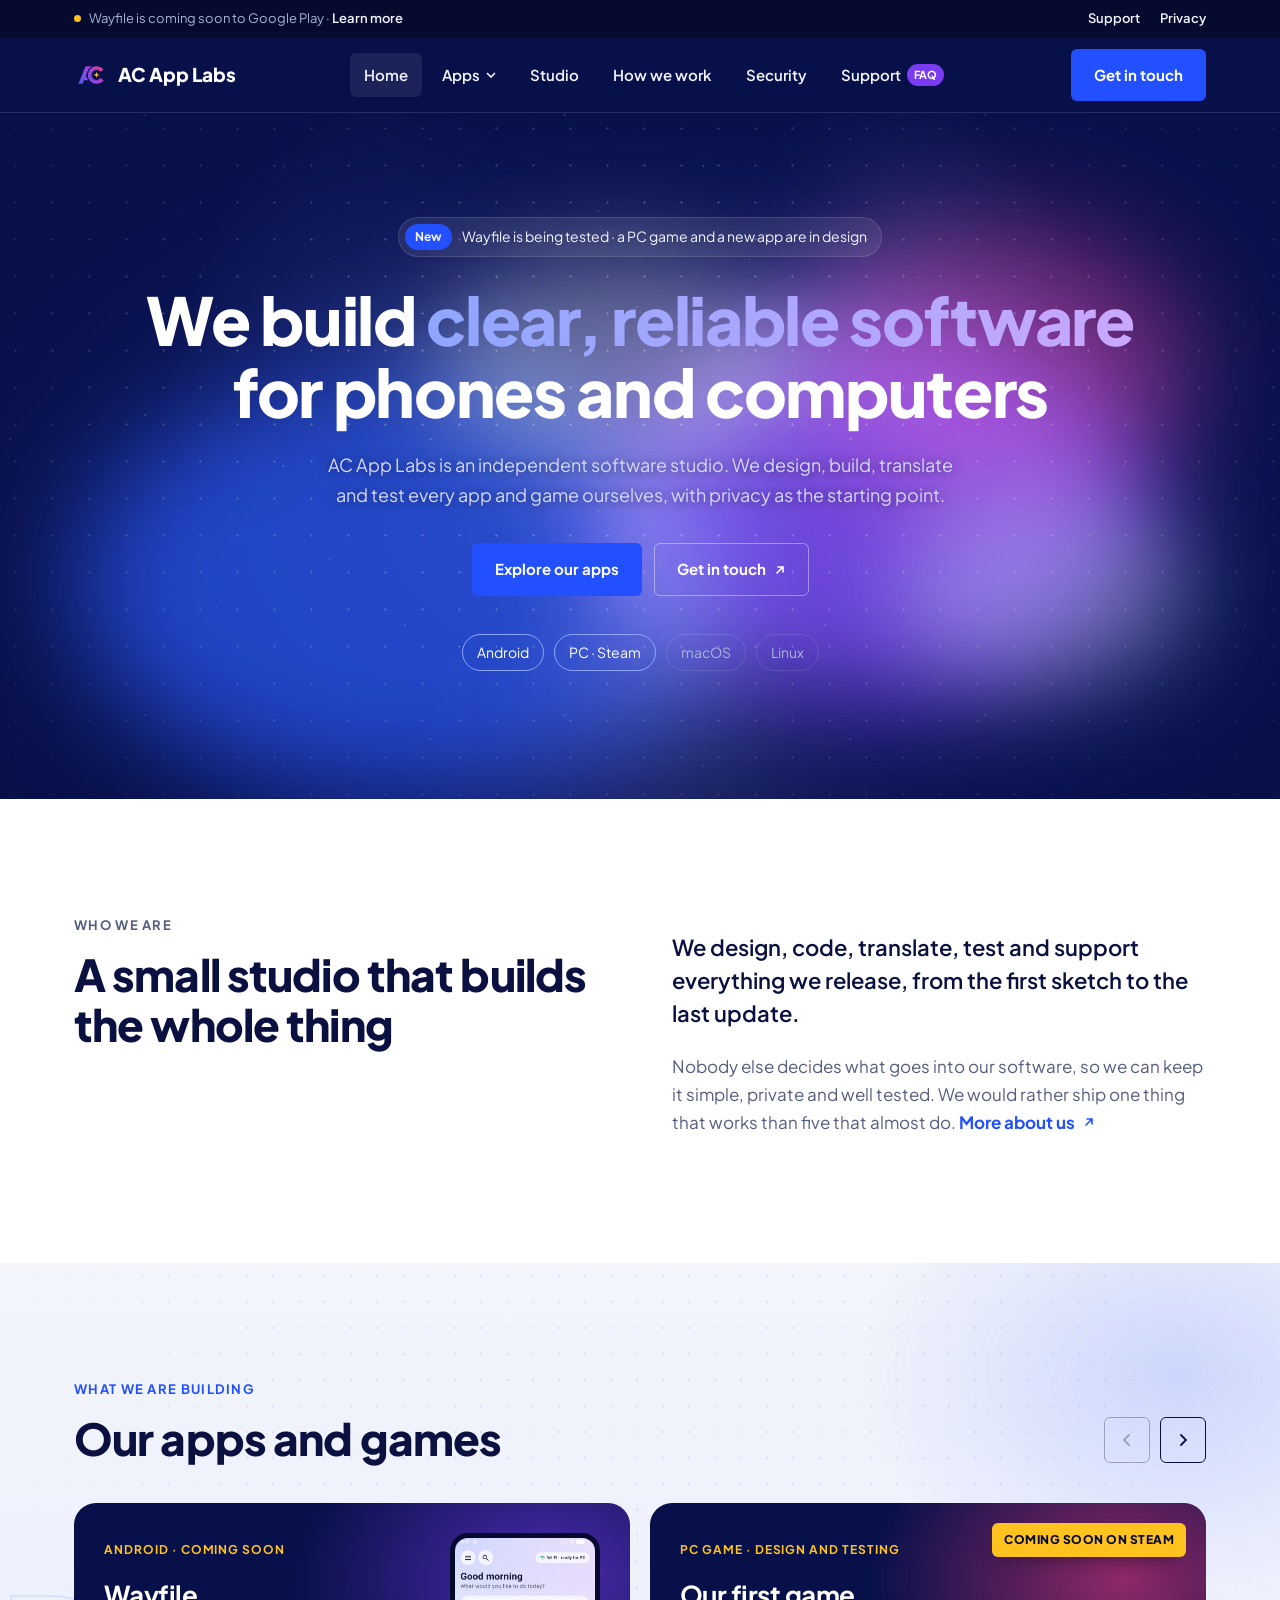
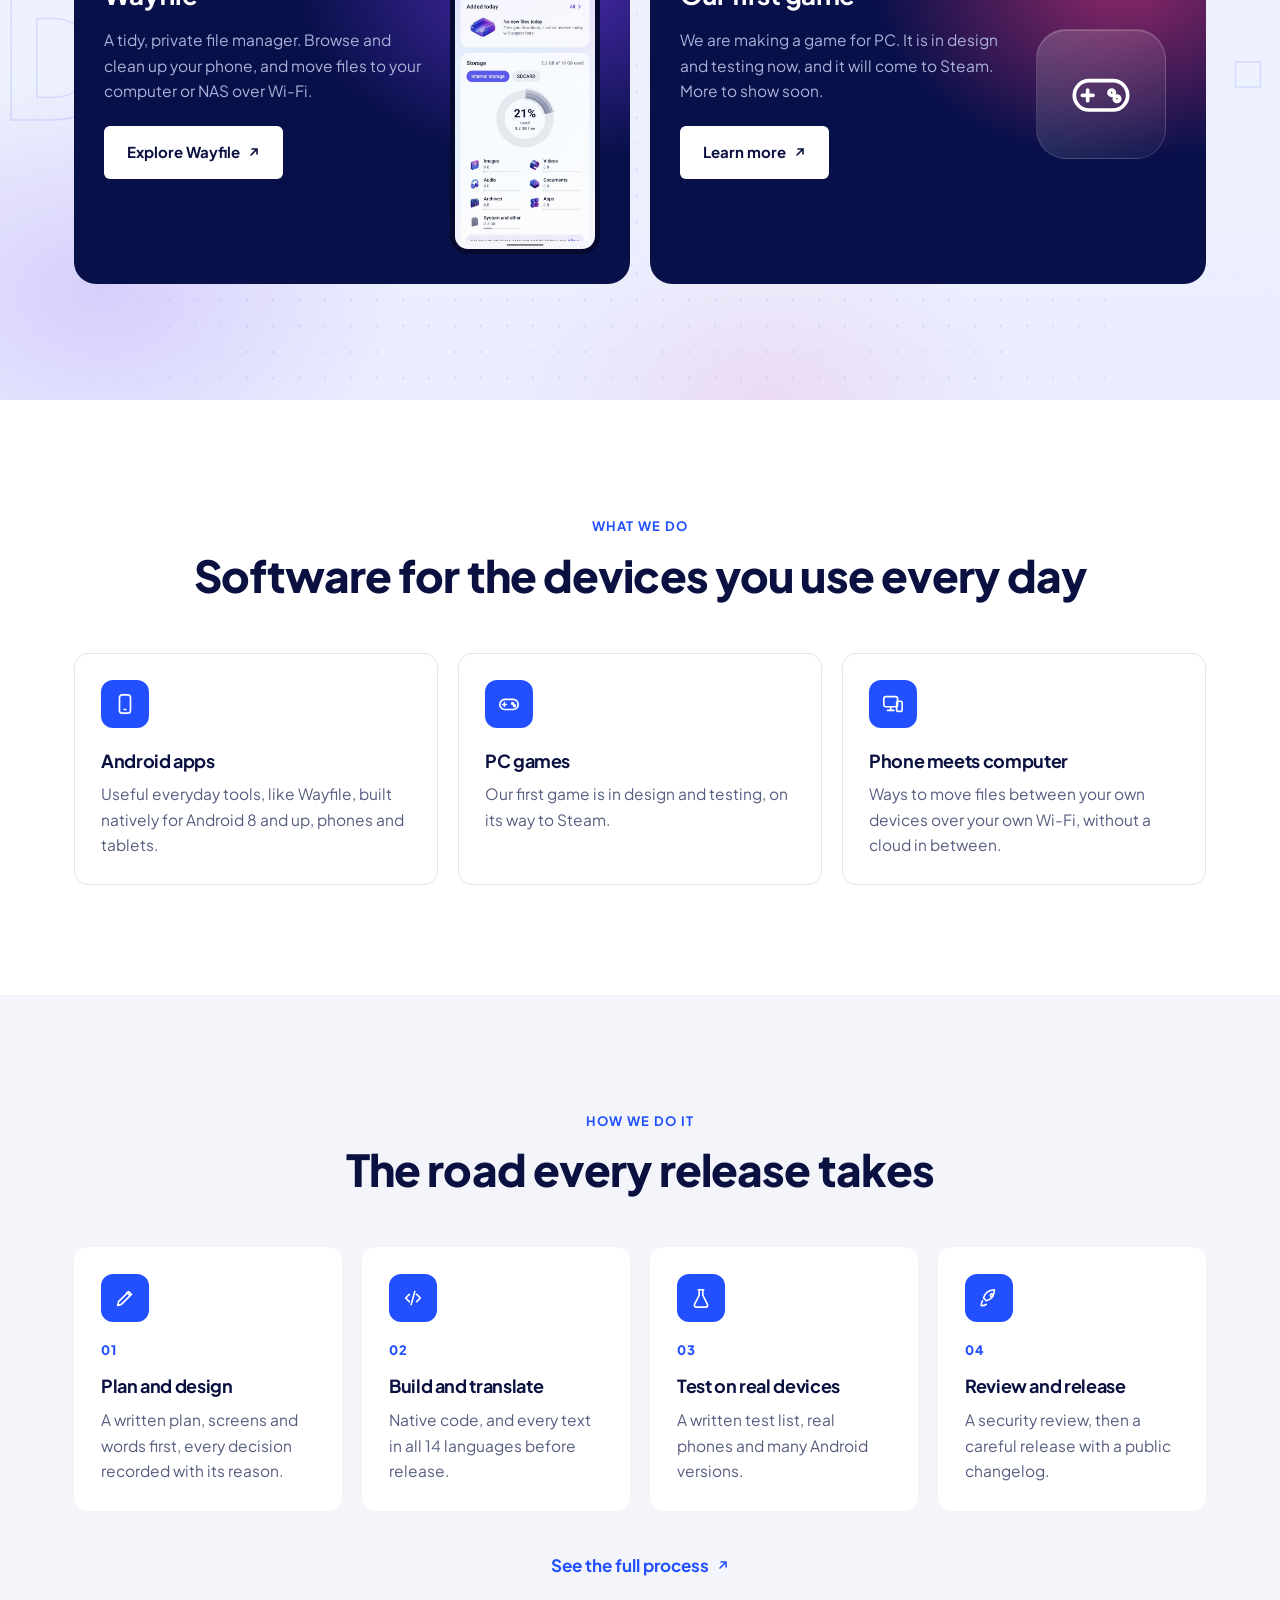
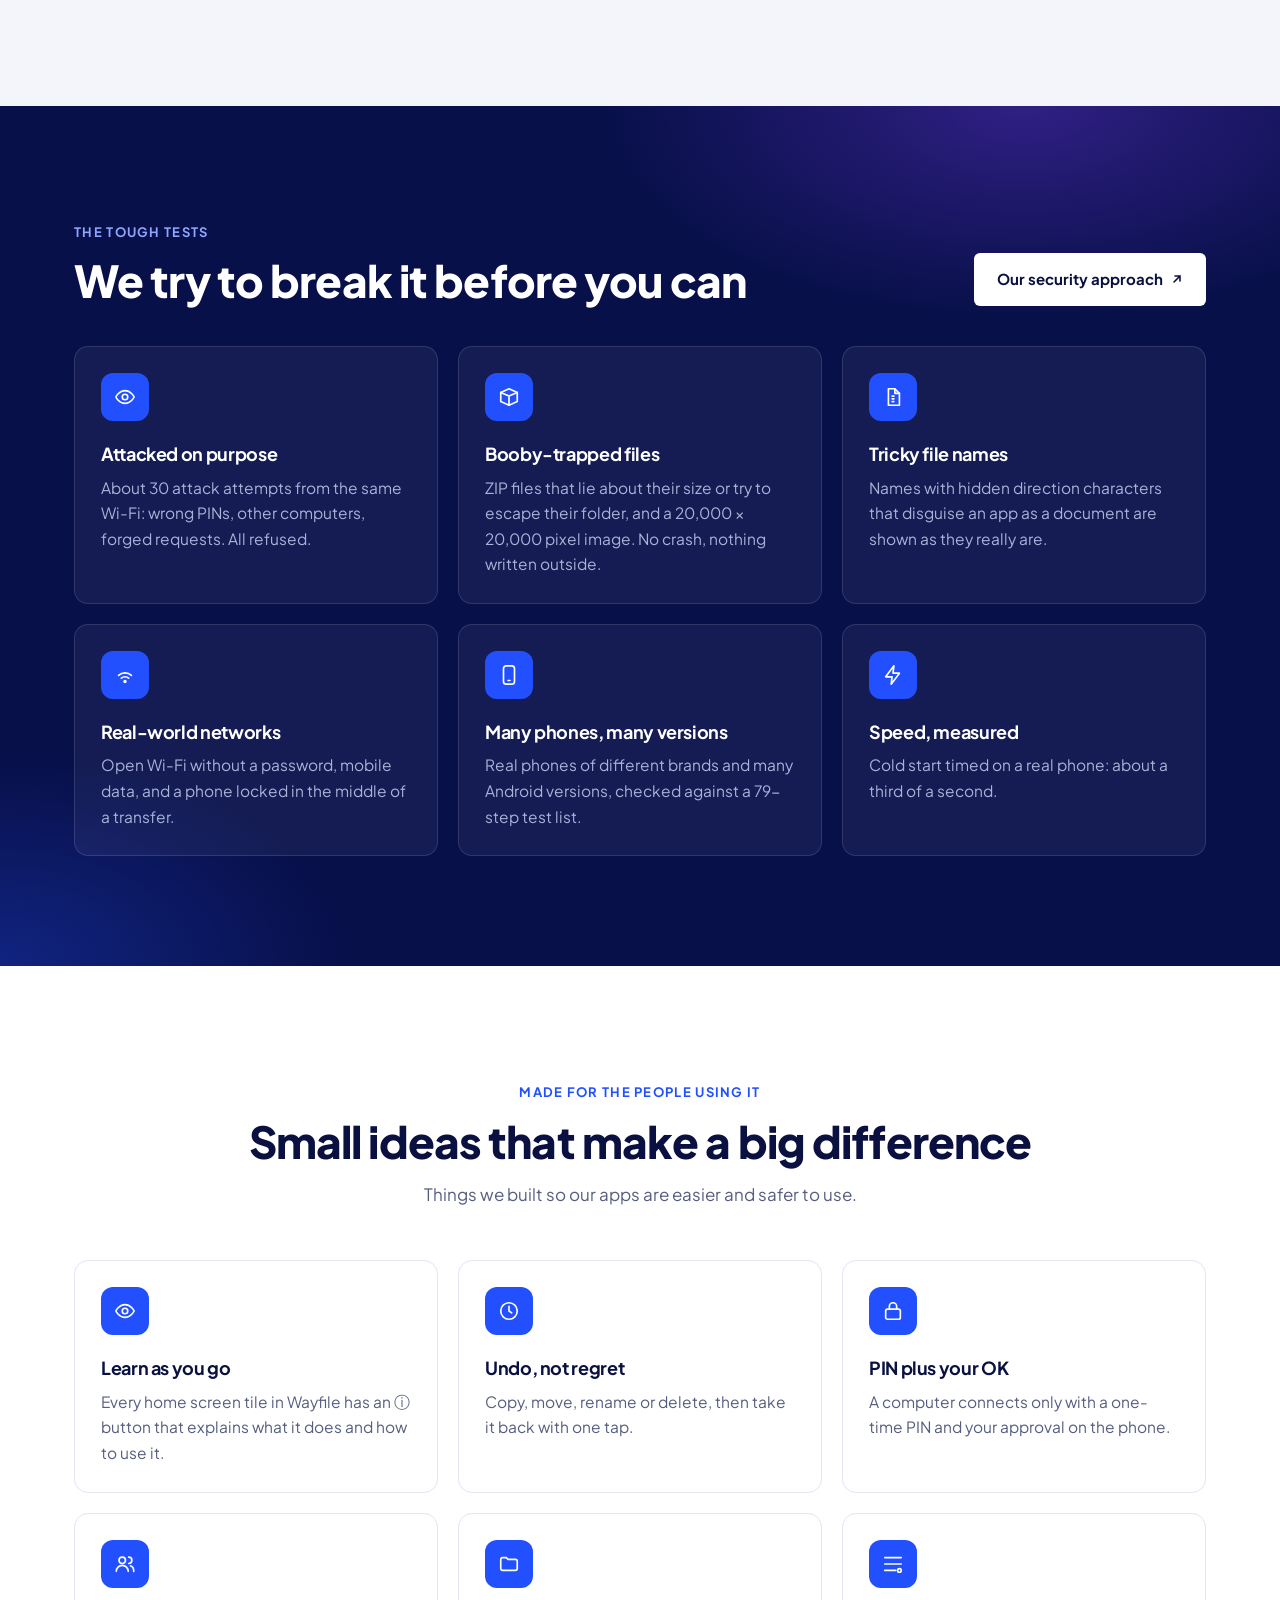
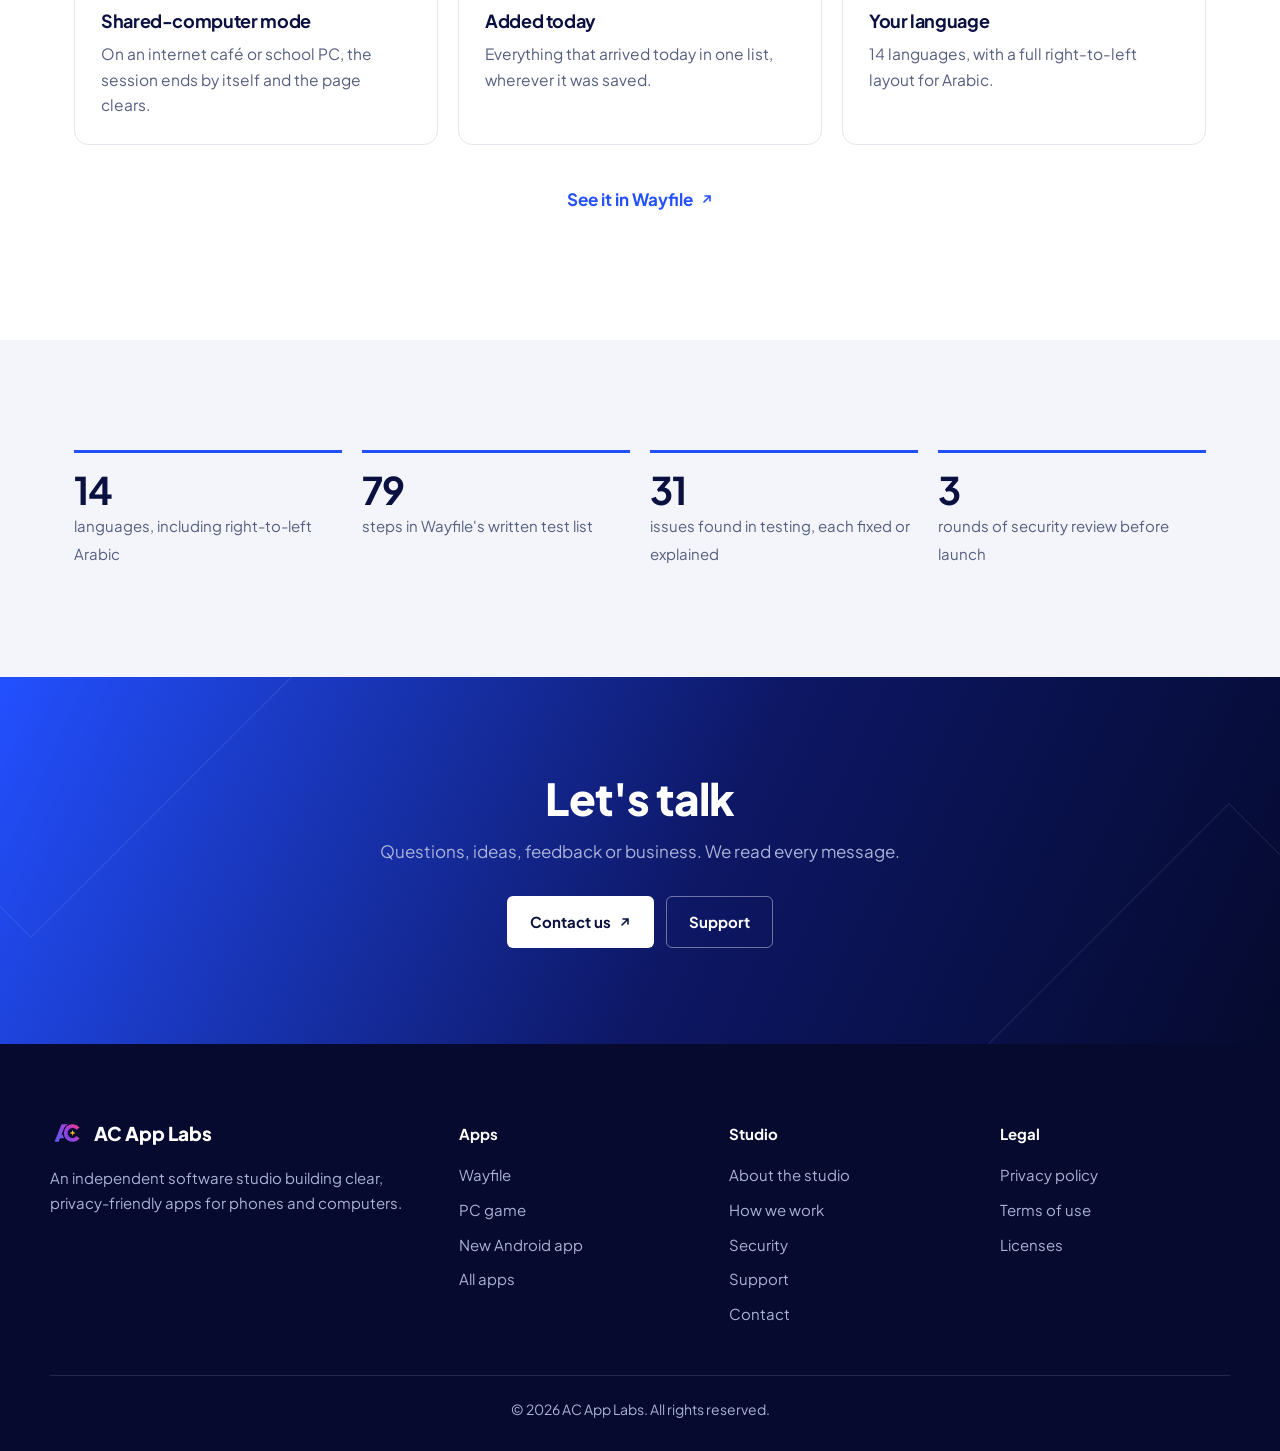
<file: index.html>
<!doctype html>
<html lang="en">
<head>
<meta charset="utf-8">
<meta name="viewport" content="width=device-width, initial-scale=1">
<title>AC App Labs – Independent software studio</title>
<meta name="description" content="AC App Labs is an independent software studio making Android apps, PC games and tools that connect your devices. Privacy first, tested hard, built with care.">
<meta name="theme-color" content="#08104a">
<link rel="icon" href="/favicon.ico" sizes="any">
<link rel="icon" href="/assets/studio-logo.svg" type="image/svg+xml">
<link rel="apple-touch-icon" href="/assets/apple-touch-icon.png">
<link rel="preconnect" href="https://fonts.googleapis.com">
<link rel="preconnect" href="https://fonts.gstatic.com" crossorigin>
<link href="https://fonts.googleapis.com/css2?family=Plus+Jakarta+Sans:wght@400;500;600;700;800&display=swap" rel="stylesheet">
<link rel="stylesheet" href="/assets/site.css?v=8">
</head>
<body>

<svg width="0" height="0" style="position:absolute" aria-hidden="true">
  <symbol id="arr" viewBox="0 0 12 12"><path d="M3 9 9 3M4 3h5v5" fill="none" stroke="currentColor" stroke-width="1.6" stroke-linecap="round"/></symbol>
  <symbol id="left" viewBox="0 0 16 16"><path d="M10 3 5 8l5 5" fill="none" stroke="currentColor" stroke-width="1.8" stroke-linecap="round"/></symbol>
  <symbol id="right" viewBox="0 0 16 16"><path d="m6 3 5 5-5 5" fill="none" stroke="currentColor" stroke-width="1.8" stroke-linecap="round"/></symbol>
</svg>

<div class="infobar">
  <div class="wrap">
    <span><span class="dot"></span>Wayfile is coming soon to Google Play · <a href="/wayfile/">Learn more</a></span>
    <ul><li><a href="/support/">Support</a></li><li><a href="/wayfile/privacy/">Privacy</a></li></ul>
  </div>
</div>

<header class="nav">
  <div class="wrap">
    <a class="brand" href="/"><img src="/assets/studio-logo.svg" alt="" width="34" height="34">AC App Labs</a>
    <ul class="menu" id="menu">
      <li><a href="/" aria-current="page">Home</a></li>
      <li>
        <button aria-expanded="false" aria-controls="mega">Apps <svg class="chev" viewBox="0 0 10 10" aria-hidden="true"><path d="M1 3l4 4 4-4" fill="none" stroke="currentColor" stroke-width="1.6"/></svg></button>
        <div class="mega" id="mega">
          <a href="/wayfile/"><img src="/assets/wayfile.png" alt=""><span><b>Wayfile</b><small>File manager for Android</small></span><span class="tag">Soon</span></a>
          <a href="/apps/#game"><span class="slot" aria-hidden="true"><svg viewBox="0 0 24 24" width="24" height="24" fill="none" stroke="currentColor" stroke-width="1.8" stroke-linecap="round"><rect x="2" y="7" width="20" height="11" rx="5.5"/><path d="M7 10.5v4M5 12.5h4"/><circle cx="16" cy="11.5" r="1"/><circle cx="18" cy="13.8" r="1"/></svg></span><span><b>PC game</b><small>Coming soon on Steam</small></span><span class="tag">In design</span></a>
          <a href="/apps/#android"><span class="slot" aria-hidden="true">+</span><span><b>New Android app</b><small>Design and testing</small></span><span class="tag">In design</span></a>
          <a href="/apps/"><span class="slot" aria-hidden="true">≡</span><span><b>All apps</b><small>Everything we make</small></span><span></span></a>
        </div>
      </li>
      <li><a href="/about/">Studio</a></li>
      <li><a href="/process/">How we work</a></li>
      <li><a href="/security/">Security</a></li>
      <li><a href="/support/">Support <span class="badge-new">FAQ</span></a></li>
    </ul>
    <a class="btn btn-blue" href="/contact/">Get in touch</a>
    <button class="burger" aria-label="Menu" aria-expanded="false" aria-controls="menu"><span></span><span></span><span></span></button>
  </div>
</header>

<section class="hero home">
  <div class="galaxy" aria-hidden="true"><i></i><i></i><i></i><i></i><i></i><i class="swirl"></i><b></b></div>
  <div class="wrap">
    <span class="pill"><b>New</b>Wayfile is being tested · a PC game and a new app are in design</span>
    <h1>We build <span>clear, reliable software</span> for phones and computers</h1>
    <p>AC App Labs is an independent software studio. We design, build, translate and test every app and game ourselves, with privacy as the starting point.</p>
    <div class="actions">
      <a class="btn btn-blue" href="/apps/">Explore our apps</a>
      <a class="btn btn-ghost" href="/contact/">Get in touch <svg class="arrow"><use href="#arr"/></svg></a>
    </div>
    <ul class="platforms" aria-label="Platforms"><li class="now">Android</li><li class="now">PC · Steam</li><li>macOS</li><li>Linux</li></ul>
  </div>
</section>

<main>
<section class="block">
  <div class="wrap intro">
    <div><p class="kicker">Who we are</p><h2>A small studio that builds the whole thing</h2></div>
    <div>
      <p class="big">We design, code, translate, test and support everything we release, from the first sketch to the last update.</p>
      <p>Nobody else decides what goes into our software, so we can keep it simple, private and well tested. We would rather ship one thing that works than five that almost do. <a class="more-link" href="/about/">More about us <svg class="arrow"><use href="#arr"/></svg></a></p>
    </div>
  </div>
</section>

<section class="block apps-band" id="apps">
  <div class="band-words" aria-hidden="true"><span>DESIGN · BUILD · TEST · SHIP · DESIGN · BUILD · TEST · SHIP · </span><span>DESIGN · BUILD · TEST · SHIP · DESIGN · BUILD · TEST · SHIP · </span></div>
  <div class="wrap">
    <div class="head-row">
      <div><p class="kicker">What we are building</p><h2>Our apps and games</h2></div>
      <div class="rail-ctrl"><button data-rail="app-rail" data-dir="-1" aria-label="Previous"><svg><use href="#left"/></svg></button><button data-rail="app-rail" data-dir="1" aria-label="Next"><svg><use href="#right"/></svg></button></div>
    </div>
    <div class="rail wide" id="app-rail">
      <a class="slide" href="/wayfile/">
        <div><span class="tagline">Android · Coming soon</span><h3>Wayfile</h3><p>A tidy, private file manager. Browse and clean up your phone, and move files to your computer or NAS over Wi-Fi.</p><span class="btn btn-white">Explore Wayfile <svg class="arrow"><use href="#arr"/></svg></span></div>
        <div class="shot"><img src="/assets/wayfile-home.jpg" alt="" width="540" height="1200"></div>
      </a>
      <a class="slide" href="/apps/#game" style="--glow: rgba(255,61,127,.55)">
        <span class="ribbon">Coming soon on Steam</span>
        <div><span class="tagline">PC game · Design and testing</span><h3>Our first game</h3><p>We are making a game for PC. It is in design and testing now, and it will come to Steam. More to show soon.</p><span class="btn btn-white">Learn more <svg class="arrow"><use href="#arr"/></svg></span></div>
        <div class="art-tile" aria-hidden="true"><svg viewBox="0 0 24 24"><rect x="2" y="7" width="20" height="11" rx="5.5"/><path d="M7 10.5v4M5 12.5h4"/><circle cx="16" cy="11.5" r="1"/><circle cx="18" cy="13.8" r="1"/></svg></div>
      </a>
      <a class="slide" href="/apps/#android" style="--glow: rgba(35,80,255,.7)">
        <div><span class="tagline">Android · Design and testing</span><h3>A new Android app</h3><p>Our next app for Android is being designed and tested. We will share its name and details when it is ready.</p><span class="btn btn-white">Learn more <svg class="arrow"><use href="#arr"/></svg></span></div>
        <div class="art-tile" aria-hidden="true"><svg viewBox="0 0 24 24"><rect x="6" y="2" width="12" height="20" rx="3"/><path d="M11 18h2"/></svg></div>
      </a>
    </div>
  </div>
</section>

<section class="block">
  <div class="wrap">
    <div class="head-center"><p class="kicker">What we do</p><h2>Software for the devices you use every day</h2></div>
    <div class="cards">
      <article class="card"><span class="ico"><svg viewBox="0 0 24 24" aria-hidden="true"><rect x="6" y="2" width="12" height="20" rx="3"/><path d="M11 18h2"/></svg></span><h3>Android apps</h3><p>Useful everyday tools, like Wayfile, built natively for Android 8 and up, phones and tablets.</p></article>
      <article class="card"><span class="ico"><svg viewBox="0 0 24 24" aria-hidden="true"><rect x="2" y="7" width="20" height="11" rx="5.5"/><path d="M7 10.5v4M5 12.5h4"/><circle cx="16" cy="11.5" r="1"/><circle cx="18" cy="13.8" r="1"/></svg></span><h3>PC games</h3><p>Our first game is in design and testing, on its way to Steam.</p></article>
      <article class="card"><span class="ico"><svg viewBox="0 0 24 24" aria-hidden="true"><rect x="2" y="4" width="15" height="11" rx="2"/><path d="M6 19h7M9.5 15v4"/><rect x="16" y="9" width="6" height="11" rx="1.5"/></svg></span><h3>Phone meets computer</h3><p>Ways to move files between your own devices over your own Wi-Fi, without a cloud in between.</p></article>
    </div>
  </div>
</section>

<section class="block soft">
  <div class="wrap">
    <div class="head-center"><p class="kicker">How we do it</p><h2>The road every release takes</h2></div>
    <div class="cards four">
      <article class="card"><span class="ico"><svg viewBox="0 0 24 24" aria-hidden="true"><path d="m4 20 4-1 11-11-3-3L5 16z"/><path d="m14 6 3 3"/></svg></span><h3><span class='num'>01</span>Plan and design</h3><p>A written plan, screens and words first, every decision recorded with its reason.</p></article>
      <article class="card"><span class="ico"><svg viewBox="0 0 24 24" aria-hidden="true"><path d="m8 8-4 4 4 4M16 8l4 4-4 4M14 5l-4 14"/></svg></span><h3><span class='num'>02</span>Build and translate</h3><p>Native code, and every text in all 14 languages before release.</p></article>
      <article class="card"><span class="ico"><svg viewBox="0 0 24 24" aria-hidden="true"><path d="M9 3h6M10 3v6L5 19a2 2 0 0 0 1.8 2.9h10.4A2 2 0 0 0 19 19l-5-10V3"/></svg></span><h3><span class='num'>03</span>Test on real devices</h3><p>A written test list, real phones and many Android versions.</p></article>
      <article class="card"><span class="ico"><svg viewBox="0 0 24 24" aria-hidden="true"><path d="M5 15c-1 1-1.5 3.5-1.5 5.5 2 0 4.5-.5 5.5-1.5M9 15l-3-3c1-4 4.5-8.5 12-9-.5 7.5-5 11-9 12z"/><circle cx="15" cy="9" r="1.5"/></svg></span><h3><span class='num'>04</span>Review and release</h3><p>A security review, then a careful release with a public changelog.</p></article>
    </div>
    <p class="center mt"><a class="more-link" href="/process/">See the full process <svg class="arrow"><use href="#arr"/></svg></a></p>
  </div>
</section>

<section class="block dark">
  <div class="wrap">
    <div class="head-row">
      <div><p class="kicker">The tough tests</p><h2>We try to break it before you can</h2></div>
      <a class="btn btn-white" href="/security/">Our security approach <svg class="arrow"><use href="#arr"/></svg></a>
    </div>
    <div class="cards">
      <article class="card"><span class="ico"><svg viewBox="0 0 24 24" aria-hidden="true"><path d="M2 12s3.5-7 10-7 10 7 10 7-3.5 7-10 7S2 12 2 12z"/><circle cx="12" cy="12" r="3"/></svg></span><h3>Attacked on purpose</h3><p>About 30 attack attempts from the same Wi-Fi: wrong PINs, other computers, forged requests. All refused.</p></article>
      <article class="card"><span class="ico"><svg viewBox="0 0 24 24" aria-hidden="true"><path d="M3 7l9-4 9 4v10l-9 4-9-4z"/><path d="M3 7l9 4 9-4M12 11v10"/></svg></span><h3>Booby-trapped files</h3><p>ZIP files that lie about their size or try to escape their folder, and a 20,000 × 20,000 pixel image. No crash, nothing written outside.</p></article>
      <article class="card"><span class="ico"><svg viewBox="0 0 24 24" aria-hidden="true"><path d="M7 3h7l5 5v13H7z"/><path d="M14 3v5h5M11 11h2M11 14h2M11 17h2"/></svg></span><h3>Tricky file names</h3><p>Names with hidden direction characters that disguise an app as a document are shown as they really are.</p></article>
      <article class="card"><span class="ico"><svg viewBox="0 0 24 24" aria-hidden="true"><path d="M5 12.5a10 10 0 0 1 14 0M8 15.5a6 6 0 0 1 8 0"/><circle cx="12" cy="19" r="1"/></svg></span><h3>Real-world networks</h3><p>Open Wi-Fi without a password, mobile data, and a phone locked in the middle of a transfer.</p></article>
      <article class="card"><span class="ico"><svg viewBox="0 0 24 24" aria-hidden="true"><rect x="6" y="2" width="12" height="20" rx="3"/><path d="M11 18h2"/></svg></span><h3>Many phones, many versions</h3><p>Real phones of different brands and many Android versions, checked against a 79-step test list.</p></article>
      <article class="card"><span class="ico"><svg viewBox="0 0 24 24" aria-hidden="true"><path d="M13 2 4 14h7l-1 8 9-12h-7z"/></svg></span><h3>Speed, measured</h3><p>Cold start timed on a real phone: about a third of a second.</p></article>
    </div>
  </div>
</section>

<section class="block">
  <div class="wrap">
    <div class="head-center"><p class="kicker">Made for the people using it</p><h2>Small ideas that make a big difference</h2><p style="max-width:40em;margin:0 auto;color:var(--muted)">Things we built so our apps are easier and safer to use.</p></div>
    <div class="cards">
      <article class="card"><span class="ico"><svg viewBox="0 0 24 24" aria-hidden="true"><path d="M2 12s3.5-7 10-7 10 7 10 7-3.5 7-10 7S2 12 2 12z"/><circle cx="12" cy="12" r="3"/></svg></span><h3>Learn as you go</h3><p>Every home screen tile in Wayfile has an ⓘ button that explains what it does and how to use it.</p></article>
      <article class="card"><span class="ico"><svg viewBox="0 0 24 24" aria-hidden="true"><circle cx="12" cy="12" r="9"/><path d="M12 7v5l3 2"/></svg></span><h3>Undo, not regret</h3><p>Copy, move, rename or delete, then take it back with one tap.</p></article>
      <article class="card"><span class="ico"><svg viewBox="0 0 24 24" aria-hidden="true"><rect x="4" y="10" width="16" height="11" rx="2"/><path d="M8 10V7a4 4 0 0 1 8 0v3"/></svg></span><h3>PIN plus your OK</h3><p>A computer connects only with a one-time PIN and your approval on the phone.</p></article>
      <article class="card"><span class="ico"><svg viewBox="0 0 24 24" aria-hidden="true"><circle cx="9" cy="8" r="3.5"/><path d="M2.5 20a6.5 6.5 0 0 1 13 0M16 4.5a3.5 3.5 0 0 1 0 7M18 14a6 6 0 0 1 3.5 6"/></svg></span><h3>Shared-computer mode</h3><p>On an internet café or school PC, the session ends by itself and the page clears.</p></article>
      <article class="card"><span class="ico"><svg viewBox="0 0 24 24" aria-hidden="true"><path d="M3 7a2 2 0 0 1 2-2h4l2 2h8a2 2 0 0 1 2 2v8a2 2 0 0 1-2 2H5a2 2 0 0 1-2-2z"/></svg></span><h3>Added today</h3><p>Everything that arrived today in one list, wherever it was saved.</p></article>
      <article class="card"><span class="ico"><svg viewBox="0 0 24 24" aria-hidden="true"><path d="M3 5h18M3 12h18M3 19h12"/><circle cx="19" cy="19" r="2"/></svg></span><h3>Your language</h3><p>14 languages, with a full right-to-left layout for Arabic.</p></article>
    </div>
    <p class="center mt"><a class="more-link" href="/wayfile/">See it in Wayfile <svg class="arrow"><use href="#arr"/></svg></a></p>
  </div>
</section>

<section class="block soft">
  <div class="wrap">
    <div class="stats">
      <div><strong>14</strong><span>languages, including right-to-left Arabic</span></div>
      <div><strong>79</strong><span>steps in Wayfile's written test list</span></div>
      <div><strong>31</strong><span>issues found in testing, each fixed or explained</span></div>
      <div><strong>3</strong><span>rounds of security review before launch</span></div>
    </div>
  </div>
</section>

<section class="cta" id="contact">
  <div class="wrap">
    <h2>Let's talk</h2>
    <p>Questions, ideas, feedback or business. We read every message.</p>
    <div class="actions" style="display:flex;justify-content:center;flex-wrap:wrap;gap:12px">
      <a class="btn btn-white" href="/contact/">Contact us <svg class="arrow"><use href="#arr"/></svg></a>
      <a class="btn btn-ghost" href="/support/">Support</a>
    </div>
  </div>
</section>
</main>

<footer>
  <div class="wrap fgrid">
    <div>
      <a class="brand" href="/"><img src="/assets/studio-logo.svg" alt="" width="34" height="34">AC App Labs</a>
      <p>An independent software studio building clear, privacy-friendly apps for phones and computers.</p>
    </div>
    <div><h4>Apps</h4><ul><li><a href="/wayfile/">Wayfile</a></li><li><a href="/apps/#game">PC game</a></li><li><a href="/apps/#android">New Android app</a></li><li><a href="/apps/">All apps</a></li></ul></div>
    <div><h4>Studio</h4><ul><li><a href="/about/">About the studio</a></li><li><a href="/process/">How we work</a></li><li><a href="/security/">Security</a></li><li><a href="/support/">Support</a></li><li><a href="/contact/">Contact</a></li></ul></div>
    <div><h4>Legal</h4><ul><li><a href="/wayfile/privacy/">Privacy policy</a></li><li><a href="/wayfile/terms/">Terms of use</a></li><li><a href="/wayfile/licenses/">Licenses</a></li></ul></div>
  </div>
  <div class="wrap fbottom">© <span id="y">2026</span> AC App Labs. All rights reserved.</div>
</footer>

<script src="/assets/site.js?v=8"></script>
</body>
</html>
</file>
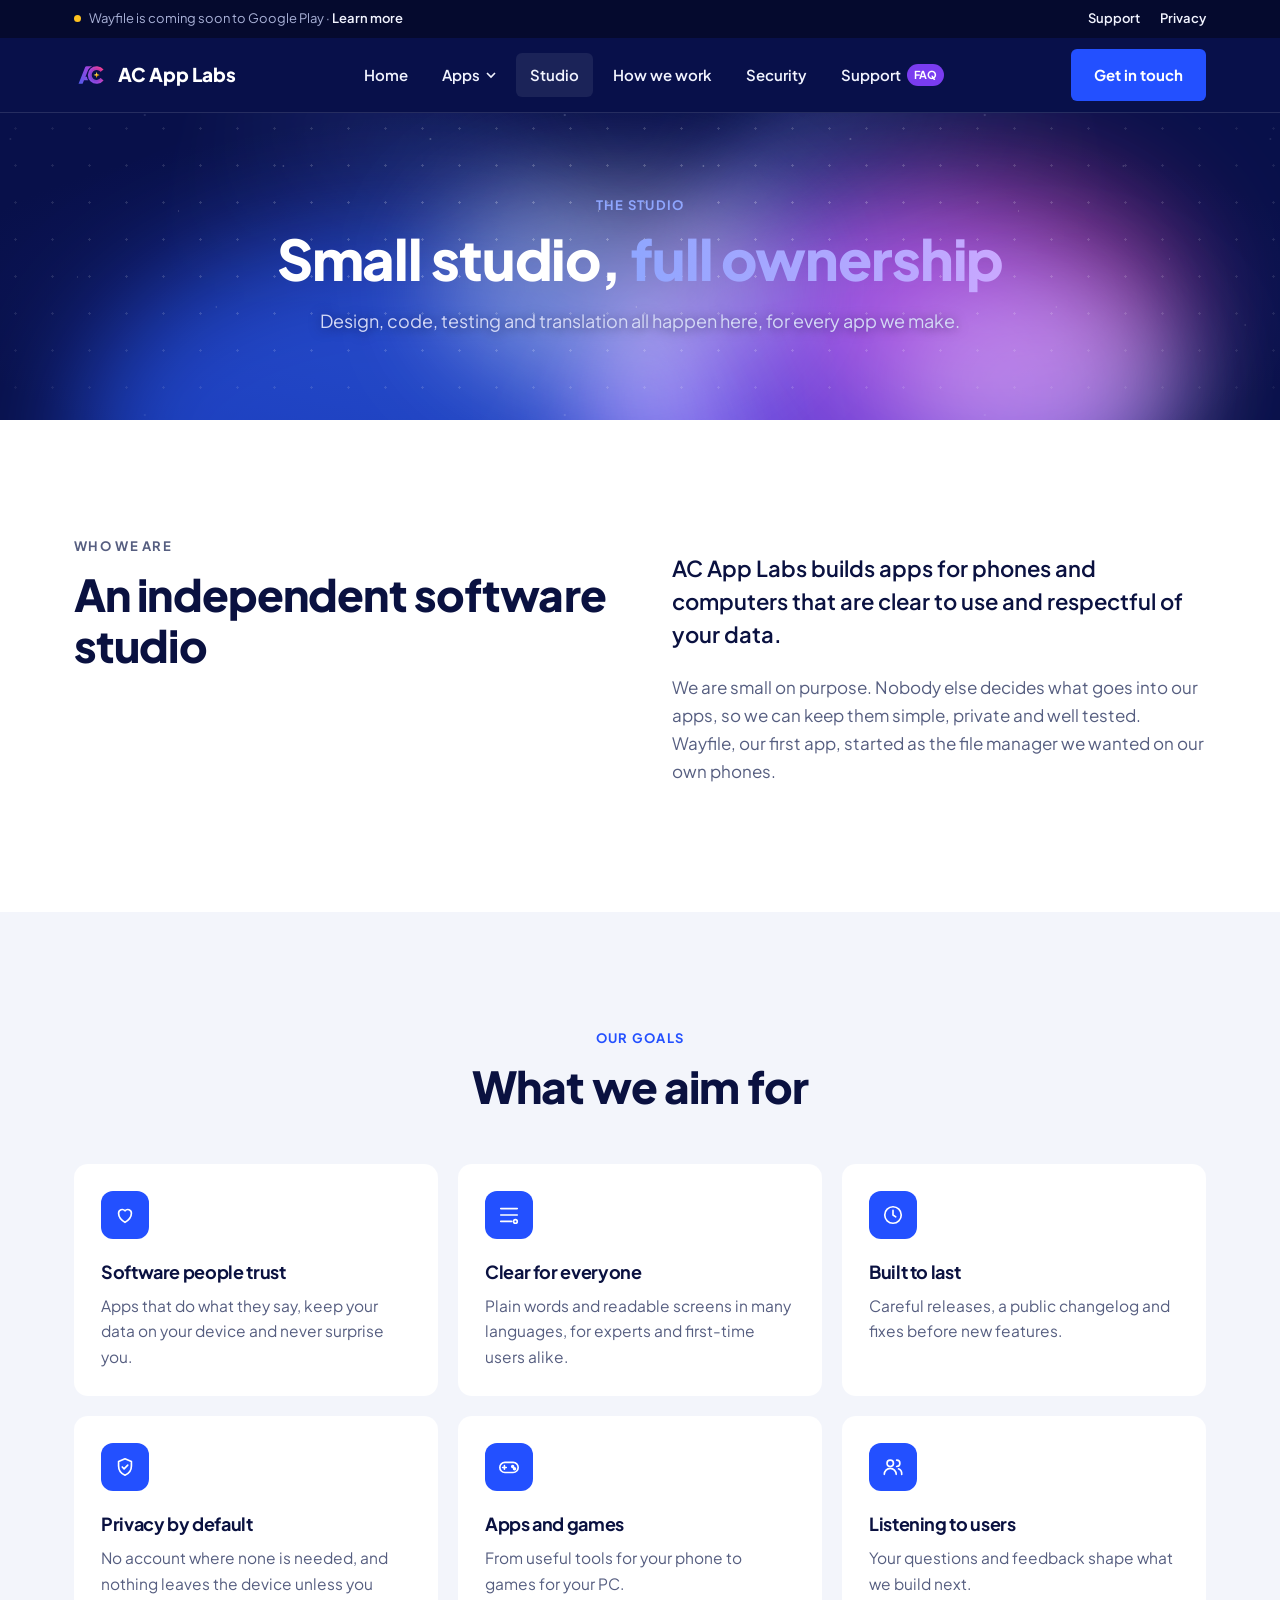
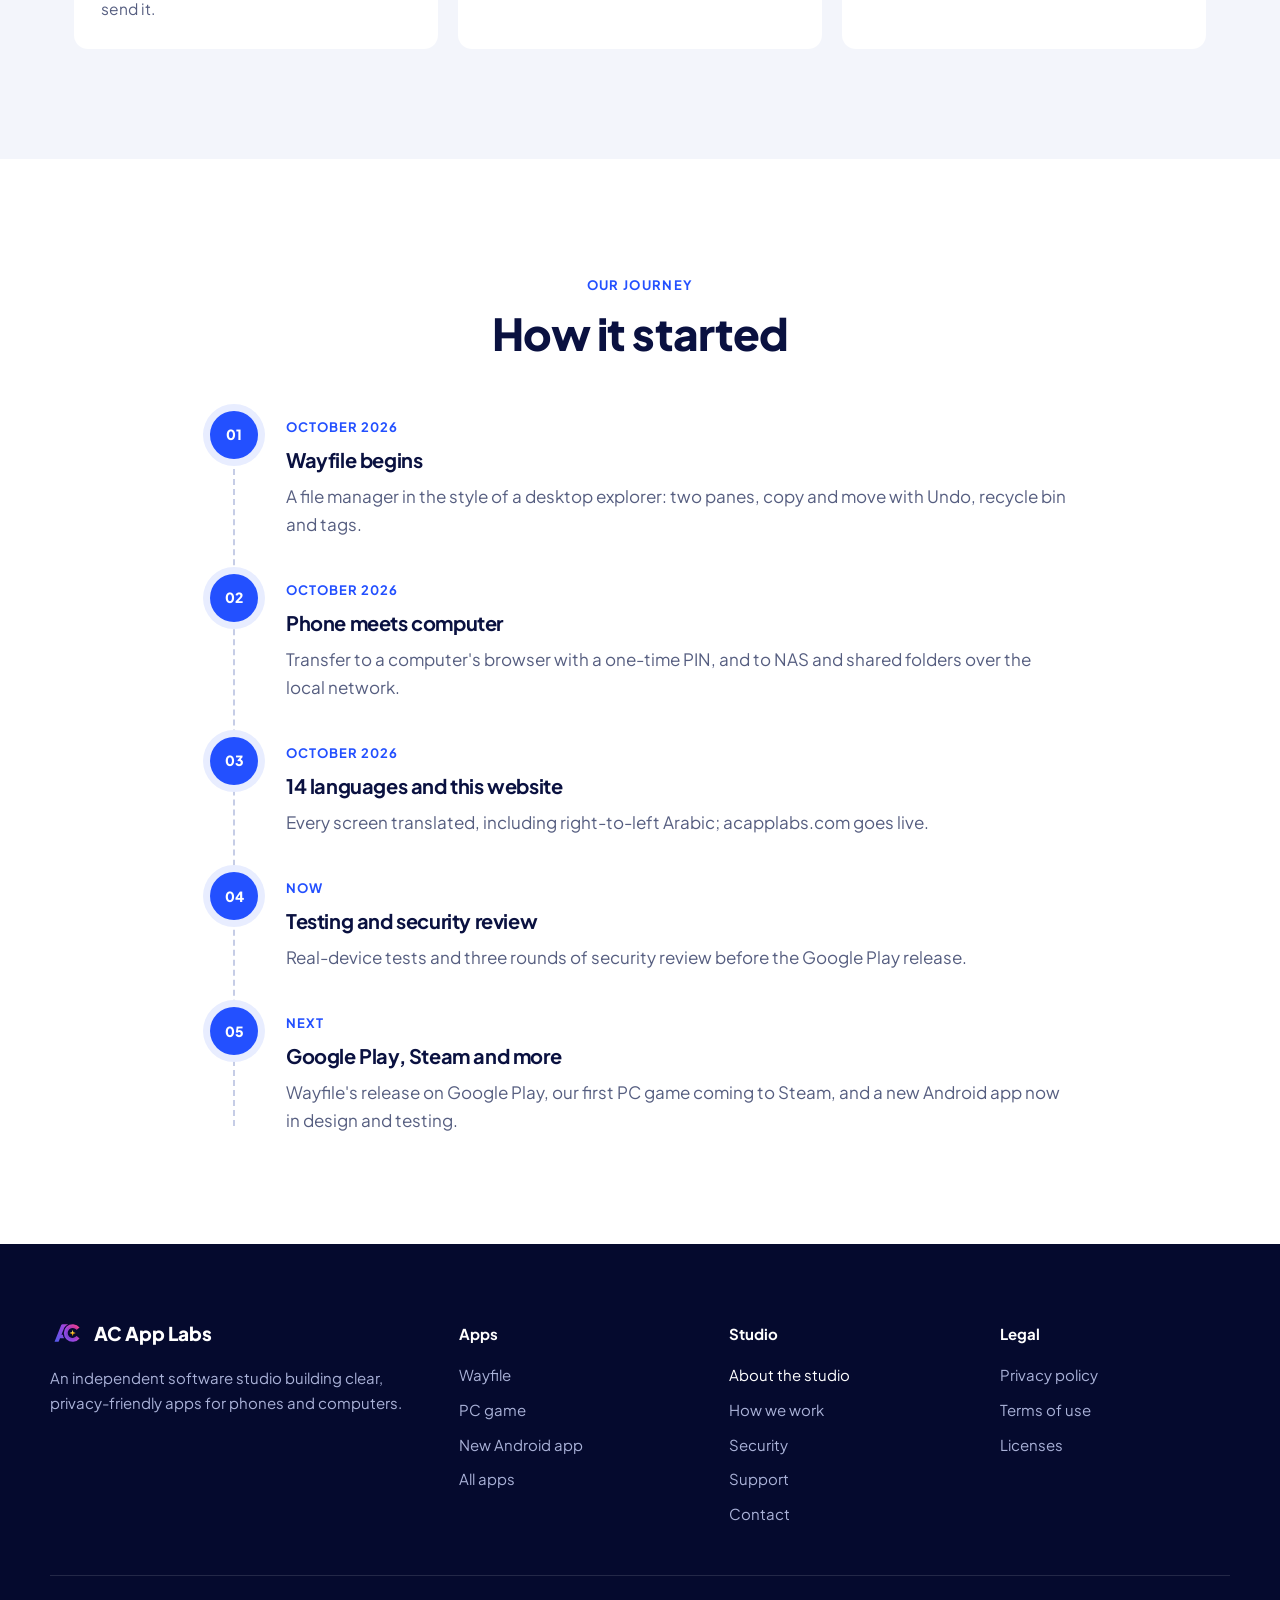
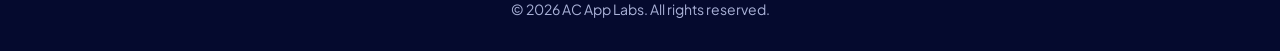
<file: about/index.html>
<!doctype html>
<html lang="en">
<head>
<meta charset="utf-8">
<meta name="viewport" content="width=device-width, initial-scale=1">
<title>About the studio – AC App Labs</title>
<meta name="description" content="AC App Labs is a small, independent software studio. Our goals, values and journey so far.">
<meta name="theme-color" content="#08104a">
<link rel="icon" href="/favicon.ico" sizes="any">
<link rel="icon" href="/assets/studio-logo.svg" type="image/svg+xml">
<link rel="apple-touch-icon" href="/assets/apple-touch-icon.png">
<link rel="preconnect" href="https://fonts.googleapis.com">
<link rel="preconnect" href="https://fonts.gstatic.com" crossorigin>
<link href="https://fonts.googleapis.com/css2?family=Plus+Jakarta+Sans:wght@400;500;600;700;800&display=swap" rel="stylesheet">
<link rel="stylesheet" href="/assets/site.css?v=8">
</head>
<body>

<svg width="0" height="0" style="position:absolute" aria-hidden="true">
  <symbol id="arr" viewBox="0 0 12 12"><path d="M3 9 9 3M4 3h5v5" fill="none" stroke="currentColor" stroke-width="1.6" stroke-linecap="round"/></symbol>
  <symbol id="left" viewBox="0 0 16 16"><path d="M10 3 5 8l5 5" fill="none" stroke="currentColor" stroke-width="1.8" stroke-linecap="round"/></symbol>
  <symbol id="right" viewBox="0 0 16 16"><path d="m6 3 5 5-5 5" fill="none" stroke="currentColor" stroke-width="1.8" stroke-linecap="round"/></symbol>
</svg>

<div class="infobar">
  <div class="wrap">
    <span><span class="dot"></span>Wayfile is coming soon to Google Play · <a href="/wayfile/">Learn more</a></span>
    <ul><li><a href="/support/">Support</a></li><li><a href="/wayfile/privacy/">Privacy</a></li></ul>
  </div>
</div>

<header class="nav">
  <div class="wrap">
    <a class="brand" href="/"><img src="/assets/studio-logo.svg" alt="" width="34" height="34">AC App Labs</a>
    <ul class="menu" id="menu">
      <li><a href="/">Home</a></li>
      <li>
        <button aria-expanded="false" aria-controls="mega">Apps <svg class="chev" viewBox="0 0 10 10" aria-hidden="true"><path d="M1 3l4 4 4-4" fill="none" stroke="currentColor" stroke-width="1.6"/></svg></button>
        <div class="mega" id="mega">
          <a href="/wayfile/"><img src="/assets/wayfile.png" alt=""><span><b>Wayfile</b><small>File manager for Android</small></span><span class="tag">Soon</span></a>
          <a href="/apps/#game"><span class="slot" aria-hidden="true"><svg viewBox="0 0 24 24" width="24" height="24" fill="none" stroke="currentColor" stroke-width="1.8" stroke-linecap="round"><rect x="2" y="7" width="20" height="11" rx="5.5"/><path d="M7 10.5v4M5 12.5h4"/><circle cx="16" cy="11.5" r="1"/><circle cx="18" cy="13.8" r="1"/></svg></span><span><b>PC game</b><small>Coming soon on Steam</small></span><span class="tag">In design</span></a>
          <a href="/apps/#android"><span class="slot" aria-hidden="true">+</span><span><b>New Android app</b><small>Design and testing</small></span><span class="tag">In design</span></a>
          <a href="/apps/"><span class="slot" aria-hidden="true">≡</span><span><b>All apps</b><small>Everything we make</small></span><span></span></a>
        </div>
      </li>
      <li><a href="/about/" aria-current="page">Studio</a></li>
      <li><a href="/process/">How we work</a></li>
      <li><a href="/security/">Security</a></li>
      <li><a href="/support/">Support <span class="badge-new">FAQ</span></a></li>
    </ul>
    <a class="btn btn-blue" href="/contact/">Get in touch</a>
    <button class="burger" aria-label="Menu" aria-expanded="false" aria-controls="menu"><span></span><span></span><span></span></button>
  </div>
</header>

<section class="page-hero">
  <div class="galaxy" aria-hidden="true"><i></i><i></i><i></i><i></i><i></i><i class="swirl"></i><b></b></div>
  <div class="wrap">
    <p class="eyebrow">The studio</p>
    <h1>Small studio, <span>full ownership</span></h1>
    <p class="lead">Design, code, testing and translation all happen here, for every app we make.</p>
  </div>
</section>

<main>
<section class="block">
  <div class="wrap intro">
    <div><p class="kicker">Who we are</p><h2>An independent software studio</h2></div>
    <div>
      <p class="big">AC App Labs builds apps for phones and computers that are clear to use and respectful of your data.</p>
      <p>We are small on purpose. Nobody else decides what goes into our apps, so we can keep them simple, private and well tested. Wayfile, our first app, started as the file manager we wanted on our own phones.</p>
    </div>
  </div>
</section>

<section class="block soft">
  <div class="wrap">
    <div class="head-center"><p class="kicker">Our goals</p><h2>What we aim for</h2></div>
    <div class="cards">
      <article class="card"><span class="ico"><svg viewBox="0 0 24 24" aria-hidden="true"><path d="M12 20s-7-4.4-7-10a4 4 0 0 1 7-2.6A4 4 0 0 1 19 10c0 5.6-7 10-7 10z"/></svg></span><h3>Software people trust</h3><p>Apps that do what they say, keep your data on your device and never surprise you.</p></article>
      <article class="card"><span class="ico"><svg viewBox="0 0 24 24" aria-hidden="true"><path d="M3 5h18M3 12h18M3 19h12"/><circle cx="19" cy="19" r="2"/></svg></span><h3>Clear for everyone</h3><p>Plain words and readable screens in many languages, for experts and first-time users alike.</p></article>
      <article class="card"><span class="ico"><svg viewBox="0 0 24 24" aria-hidden="true"><circle cx="12" cy="12" r="9"/><path d="M12 7v5l3 2"/></svg></span><h3>Built to last</h3><p>Careful releases, a public changelog and fixes before new features.</p></article>
      <article class="card"><span class="ico"><svg viewBox="0 0 24 24" aria-hidden="true"><path d="M12 3l7 3v5c0 4.5-3 8.4-7 10-4-1.6-7-5.5-7-10V6z"/><path d="M9 12l2 2 4-4"/></svg></span><h3>Privacy by default</h3><p>No account where none is needed, and nothing leaves the device unless you send it.</p></article>
      <article class="card"><span class="ico"><svg viewBox="0 0 24 24" aria-hidden="true"><rect x="2" y="7" width="20" height="11" rx="5.5"/><path d="M7 10.5v4M5 12.5h4"/><circle cx="16" cy="11.5" r="1"/><circle cx="18" cy="13.8" r="1"/></svg></span><h3>Apps and games</h3><p>From useful tools for your phone to games for your PC.</p></article>
      <article class="card"><span class="ico"><svg viewBox="0 0 24 24" aria-hidden="true"><circle cx="9" cy="8" r="3.5"/><path d="M2.5 20a6.5 6.5 0 0 1 13 0M16 4.5a3.5 3.5 0 0 1 0 7M18 14a6 6 0 0 1 3.5 6"/></svg></span><h3>Listening to users</h3><p>Your questions and feedback shape what we build next.</p></article>
    </div>
  </div>
</section>

<section class="block">
  <div class="wrap">
    <div class="head-center"><p class="kicker">Our journey</p><h2>How it started</h2></div>
    <ol class="timeline">
      <li><span class="dot">01</span><span class="when">October 2026</span><h3>Wayfile begins</h3><p>A file manager in the style of a desktop explorer: two panes, copy and move with Undo, recycle bin and tags.</p></li>
      <li><span class="dot">02</span><span class="when">October 2026</span><h3>Phone meets computer</h3><p>Transfer to a computer's browser with a one-time PIN, and to NAS and shared folders over the local network.</p></li>
      <li><span class="dot">03</span><span class="when">October 2026</span><h3>14 languages and this website</h3><p>Every screen translated, including right-to-left Arabic; acapplabs.com goes live.</p></li>
      <li><span class="dot">04</span><span class="when">Now</span><h3>Testing and security review</h3><p>Real-device tests and three rounds of security review before the Google Play release.</p></li>
      <li><span class="dot">05</span><span class="when">Next</span><h3>Google Play, Steam and more</h3><p>Wayfile's release on Google Play, our first PC game coming to Steam, and a new Android app now in design and testing.</p></li>
    </ol>
  </div>
</section>
</main>

<footer>
  <div class="wrap fgrid">
    <div>
      <a class="brand" href="/"><img src="/assets/studio-logo.svg" alt="" width="34" height="34">AC App Labs</a>
      <p>An independent software studio building clear, privacy-friendly apps for phones and computers.</p>
    </div>
    <div><h4>Apps</h4><ul><li><a href="/wayfile/">Wayfile</a></li><li><a href="/apps/#game">PC game</a></li><li><a href="/apps/#android">New Android app</a></li><li><a href="/apps/">All apps</a></li></ul></div>
    <div><h4>Studio</h4><ul><li><a href="/about/" aria-current="page">About the studio</a></li><li><a href="/process/">How we work</a></li><li><a href="/security/">Security</a></li><li><a href="/support/">Support</a></li><li><a href="/contact/">Contact</a></li></ul></div>
    <div><h4>Legal</h4><ul><li><a href="/wayfile/privacy/">Privacy policy</a></li><li><a href="/wayfile/terms/">Terms of use</a></li><li><a href="/wayfile/licenses/">Licenses</a></li></ul></div>
  </div>
  <div class="wrap fbottom">© <span id="y">2026</span> AC App Labs. All rights reserved.</div>
</footer>

<script src="/assets/site.js?v=8"></script>
</body>
</html>
</file>
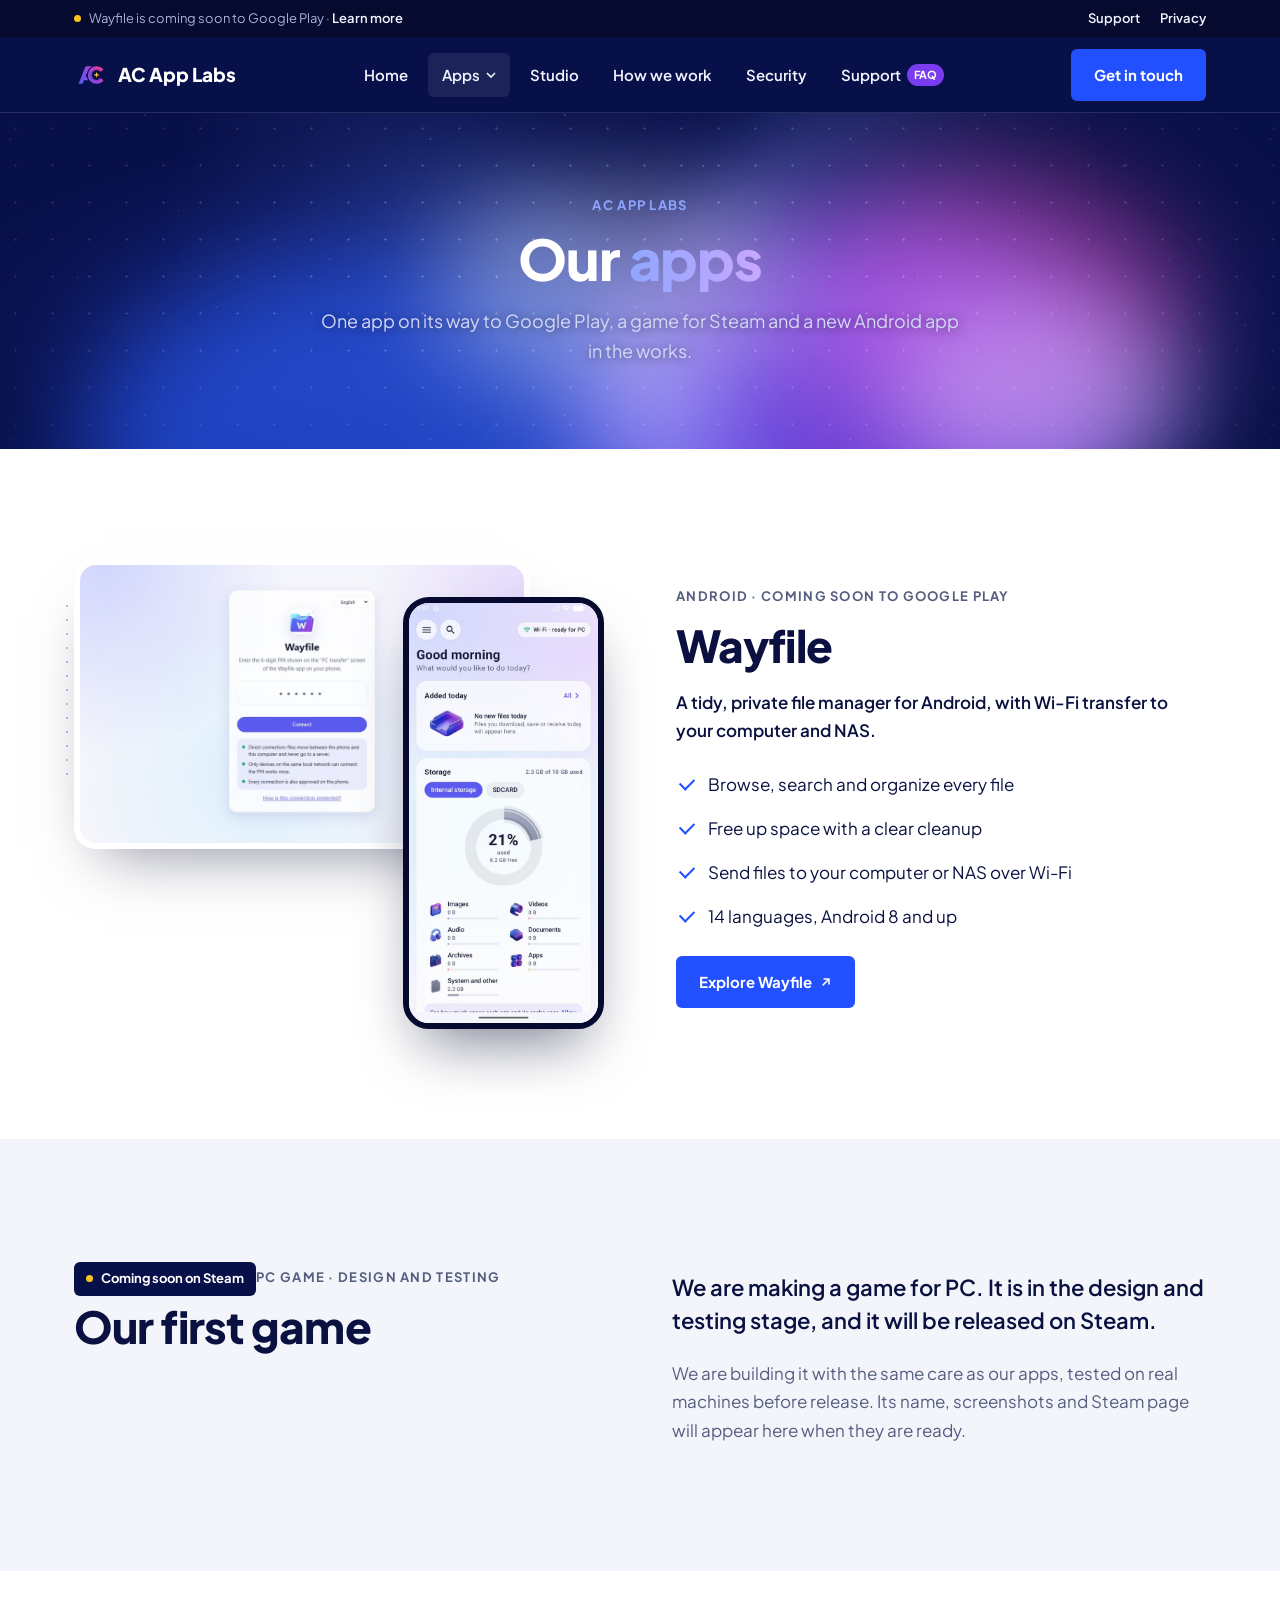
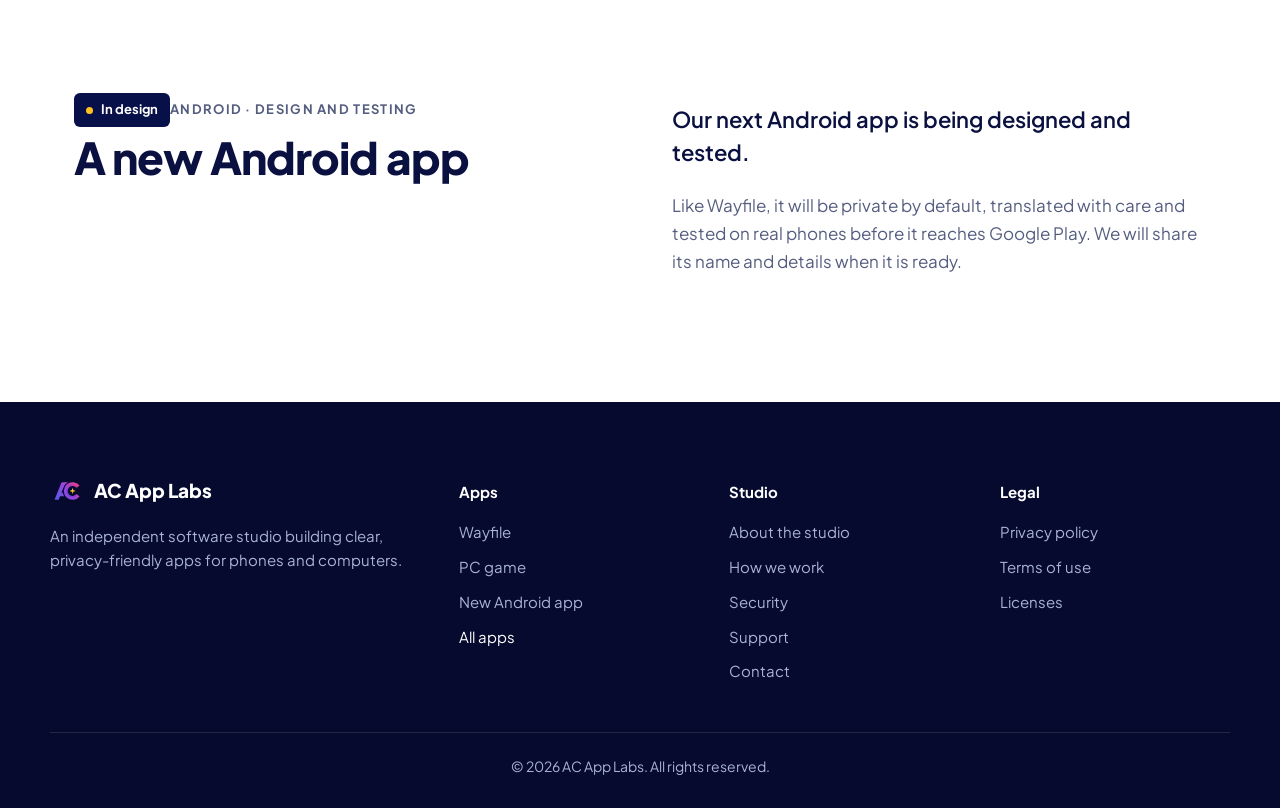
<file: apps/index.html>
<!doctype html>
<html lang="en">
<head>
<meta charset="utf-8">
<meta name="viewport" content="width=device-width, initial-scale=1">
<title>Apps – AC App Labs</title>
<meta name="description" content="Apps by AC App Labs: Wayfile, a private file manager for Android, and what comes next.">
<meta name="theme-color" content="#08104a">
<link rel="icon" href="/favicon.ico" sizes="any">
<link rel="icon" href="/assets/studio-logo.svg" type="image/svg+xml">
<link rel="apple-touch-icon" href="/assets/apple-touch-icon.png">
<link rel="preconnect" href="https://fonts.googleapis.com">
<link rel="preconnect" href="https://fonts.gstatic.com" crossorigin>
<link href="https://fonts.googleapis.com/css2?family=Plus+Jakarta+Sans:wght@400;500;600;700;800&display=swap" rel="stylesheet">
<link rel="stylesheet" href="/assets/site.css?v=8">
</head>
<body>

<svg width="0" height="0" style="position:absolute" aria-hidden="true">
  <symbol id="arr" viewBox="0 0 12 12"><path d="M3 9 9 3M4 3h5v5" fill="none" stroke="currentColor" stroke-width="1.6" stroke-linecap="round"/></symbol>
  <symbol id="left" viewBox="0 0 16 16"><path d="M10 3 5 8l5 5" fill="none" stroke="currentColor" stroke-width="1.8" stroke-linecap="round"/></symbol>
  <symbol id="right" viewBox="0 0 16 16"><path d="m6 3 5 5-5 5" fill="none" stroke="currentColor" stroke-width="1.8" stroke-linecap="round"/></symbol>
</svg>

<div class="infobar">
  <div class="wrap">
    <span><span class="dot"></span>Wayfile is coming soon to Google Play · <a href="/wayfile/">Learn more</a></span>
    <ul><li><a href="/support/">Support</a></li><li><a href="/wayfile/privacy/">Privacy</a></li></ul>
  </div>
</div>

<header class="nav">
  <div class="wrap">
    <a class="brand" href="/"><img src="/assets/studio-logo.svg" alt="" width="34" height="34">AC App Labs</a>
    <ul class="menu" id="menu">
      <li><a href="/">Home</a></li>
      <li>
        <button aria-expanded="false" aria-controls="mega" aria-current="page">Apps <svg class="chev" viewBox="0 0 10 10" aria-hidden="true"><path d="M1 3l4 4 4-4" fill="none" stroke="currentColor" stroke-width="1.6"/></svg></button>
        <div class="mega" id="mega">
          <a href="/wayfile/"><img src="/assets/wayfile.png" alt=""><span><b>Wayfile</b><small>File manager for Android</small></span><span class="tag">Soon</span></a>
          <a href="/apps/#game"><span class="slot" aria-hidden="true"><svg viewBox="0 0 24 24" width="24" height="24" fill="none" stroke="currentColor" stroke-width="1.8" stroke-linecap="round"><rect x="2" y="7" width="20" height="11" rx="5.5"/><path d="M7 10.5v4M5 12.5h4"/><circle cx="16" cy="11.5" r="1"/><circle cx="18" cy="13.8" r="1"/></svg></span><span><b>PC game</b><small>Coming soon on Steam</small></span><span class="tag">In design</span></a>
          <a href="/apps/#android"><span class="slot" aria-hidden="true">+</span><span><b>New Android app</b><small>Design and testing</small></span><span class="tag">In design</span></a>
          <a href="/apps/"><span class="slot" aria-hidden="true">≡</span><span><b>All apps</b><small>Everything we make</small></span><span></span></a>
        </div>
      </li>
      <li><a href="/about/">Studio</a></li>
      <li><a href="/process/">How we work</a></li>
      <li><a href="/security/">Security</a></li>
      <li><a href="/support/">Support <span class="badge-new">FAQ</span></a></li>
    </ul>
    <a class="btn btn-blue" href="/contact/">Get in touch</a>
    <button class="burger" aria-label="Menu" aria-expanded="false" aria-controls="menu"><span></span><span></span><span></span></button>
  </div>
</header>

<section class="page-hero">
  <div class="galaxy" aria-hidden="true"><i></i><i></i><i></i><i></i><i></i><i class="swirl"></i><b></b></div>
  <div class="wrap">
    <p class="eyebrow">AC App Labs</p>
    <h1>Our <span>apps</span></h1>
    <p class="lead">One app on its way to Google Play, a game for Steam and a new Android app in the works.</p>
  </div>
</section>

<main>
<section class="block">
  <div class="wrap">
    <div class="split">
      <div class="collage">
        <div class="pc"><img src="/assets/wayfile-pc.jpg" alt="" width="960" height="600"></div>
        <div class="ph"><img src="/assets/wayfile-home.jpg" alt="" width="540" height="1200"></div>
      </div>
      <div>
        <p class="kicker">Android · Coming soon to Google Play</p>
        <h2>Wayfile</h2>
        <p class="lead">A tidy, private file manager for Android, with Wi-Fi transfer to your computer and NAS.</p>
        <ul class="ticks">
          <li>Browse, search and organize every file</li>
          <li>Free up space with a clear cleanup</li>
          <li>Send files to your computer or NAS over Wi-Fi</li>
          <li>14 languages, Android 8 and up</li>
        </ul>
        <a class="btn btn-blue" href="/wayfile/">Explore Wayfile <svg class="arrow"><use href="#arr"/></svg></a>
      </div>
    </div>
  </div>
</section>

<section class="block soft" id="game">
  <div class="wrap intro">
    <div><span class="status-chip">Coming soon on Steam</span><p class="kicker" style="margin-top:18px">PC game · Design and testing</p><h2>Our first game</h2></div>
    <div>
      <p class="big">We are making a game for PC. It is in the design and testing stage, and it will be released on Steam.</p>
      <p>We are building it with the same care as our apps, tested on real machines before release. Its name, screenshots and Steam page will appear here when they are ready.</p>
    </div>
  </div>
</section>

<section class="block" id="android">
  <div class="wrap intro">
    <div><span class="status-chip">In design</span><p class="kicker" style="margin-top:18px">Android · Design and testing</p><h2>A new Android app</h2></div>
    <div>
      <p class="big">Our next Android app is being designed and tested.</p>
      <p>Like Wayfile, it will be private by default, translated with care and tested on real phones before it reaches Google Play. We will share its name and details when it is ready.</p>
    </div>
  </div>
</section>
</main>

<footer>
  <div class="wrap fgrid">
    <div>
      <a class="brand" href="/"><img src="/assets/studio-logo.svg" alt="" width="34" height="34">AC App Labs</a>
      <p>An independent software studio building clear, privacy-friendly apps for phones and computers.</p>
    </div>
    <div><h4>Apps</h4><ul><li><a href="/wayfile/">Wayfile</a></li><li><a href="/apps/#game">PC game</a></li><li><a href="/apps/#android">New Android app</a></li><li><a href="/apps/" aria-current="page">All apps</a></li></ul></div>
    <div><h4>Studio</h4><ul><li><a href="/about/">About the studio</a></li><li><a href="/process/">How we work</a></li><li><a href="/security/">Security</a></li><li><a href="/support/">Support</a></li><li><a href="/contact/">Contact</a></li></ul></div>
    <div><h4>Legal</h4><ul><li><a href="/wayfile/privacy/">Privacy policy</a></li><li><a href="/wayfile/terms/">Terms of use</a></li><li><a href="/wayfile/licenses/">Licenses</a></li></ul></div>
  </div>
  <div class="wrap fbottom">© <span id="y">2026</span> AC App Labs. All rights reserved.</div>
</footer>

<script src="/assets/site.js?v=8"></script>
</body>
</html>
</file>
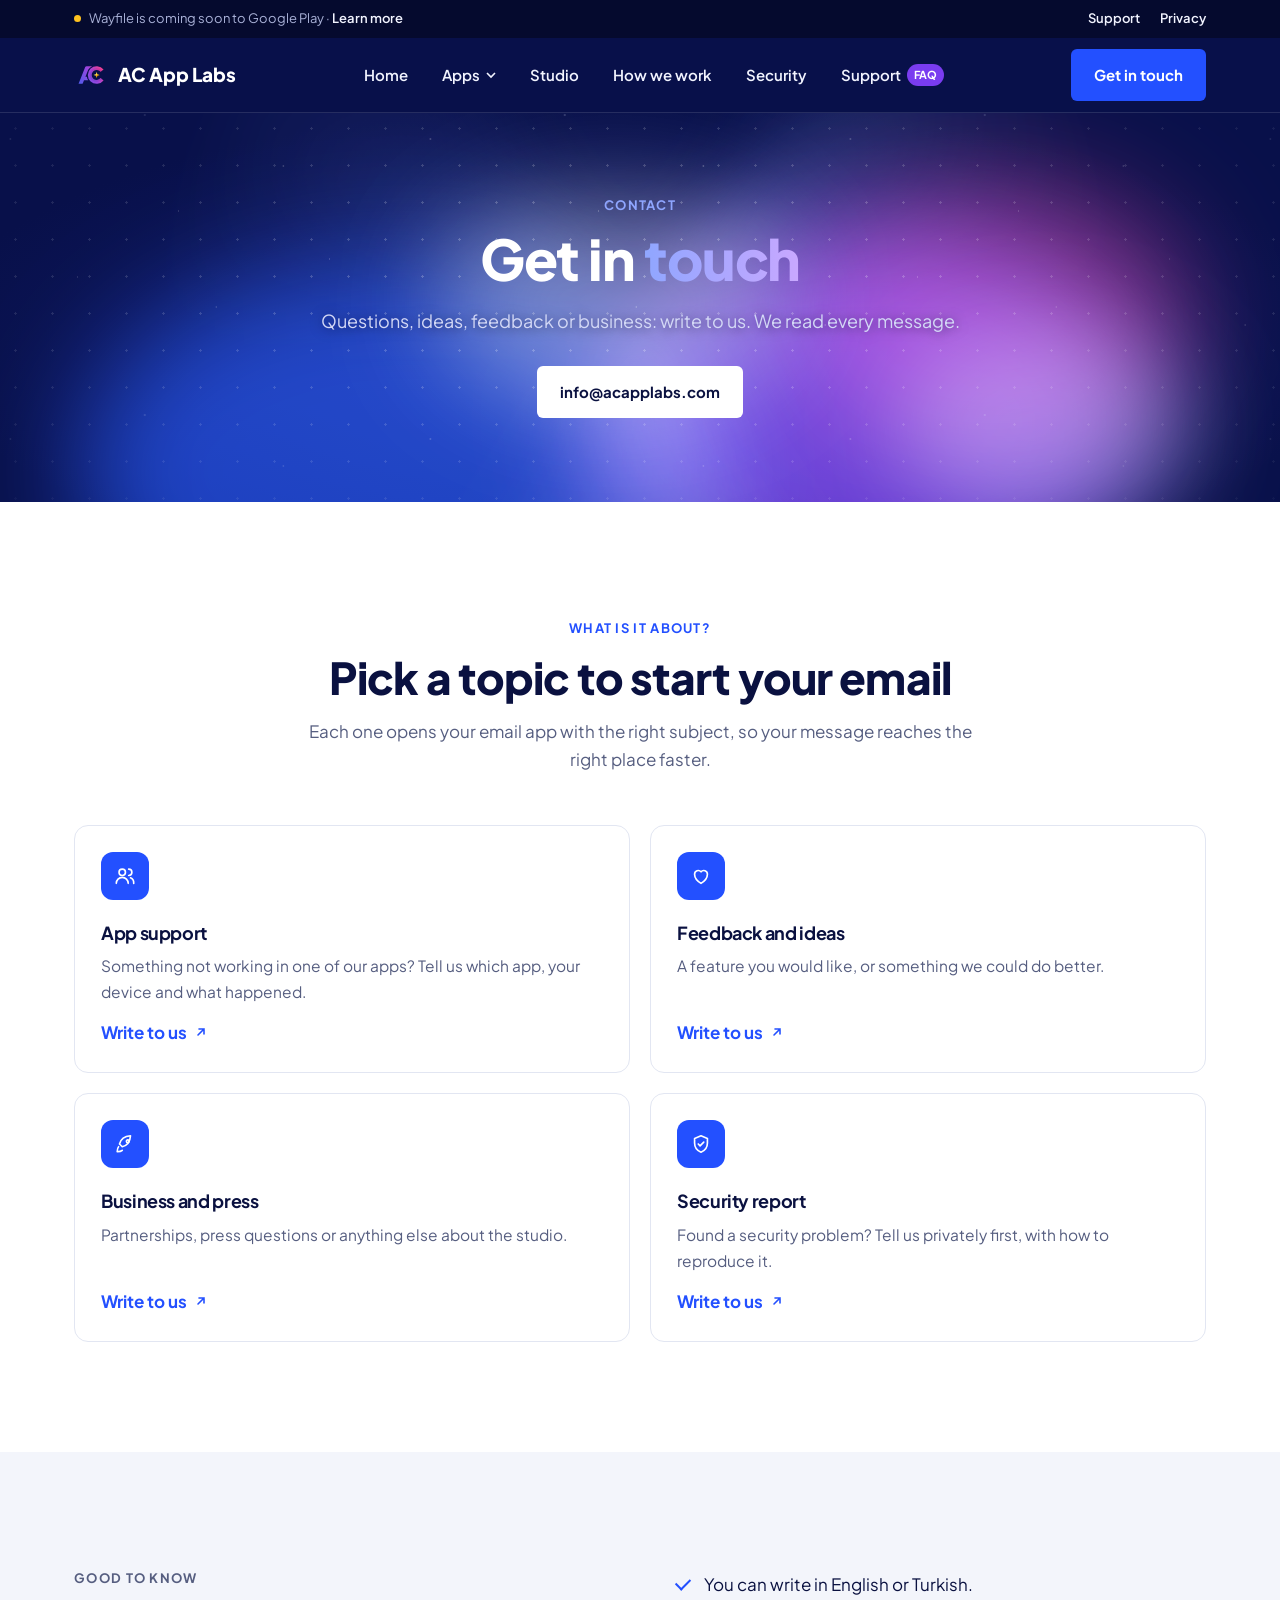
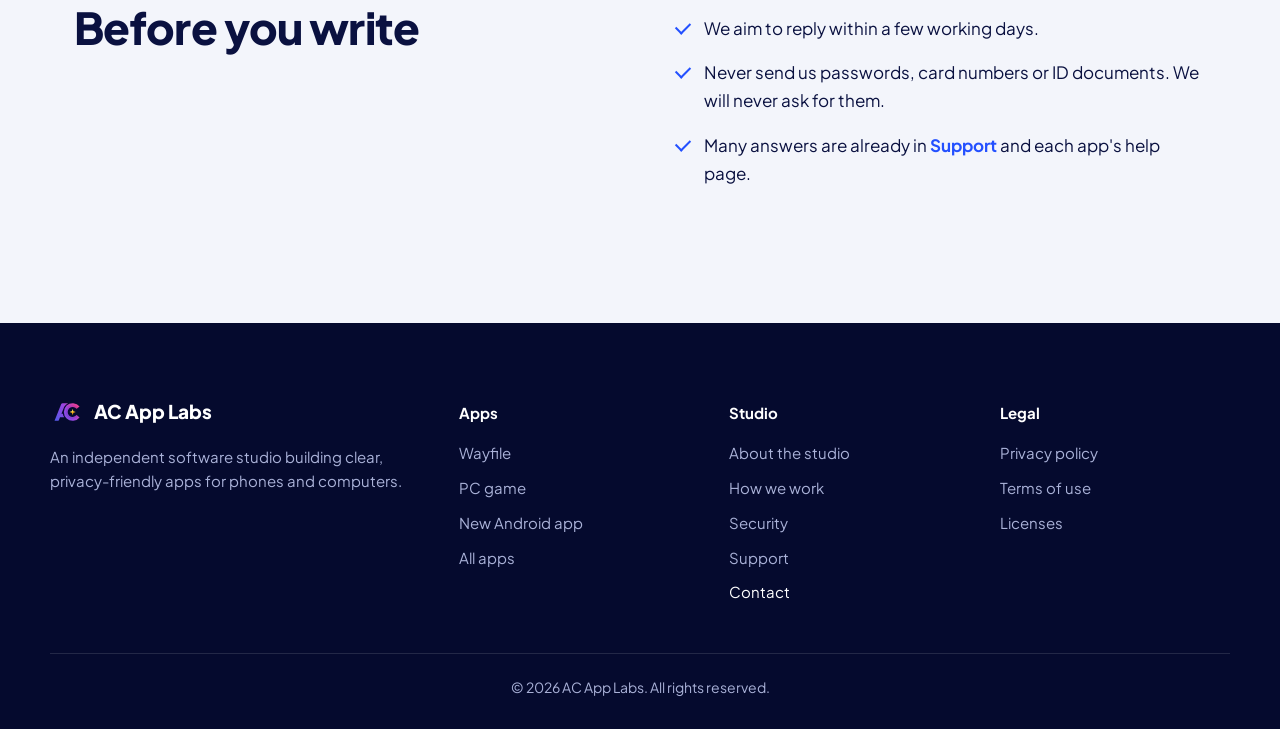
<file: contact/index.html>
<!doctype html>
<html lang="en">
<head>
<meta charset="utf-8">
<meta name="viewport" content="width=device-width, initial-scale=1">
<title>Contact – AC App Labs</title>
<meta name="description" content="Contact AC App Labs: app support, feedback, business, press and security reports.">
<meta name="theme-color" content="#08104a">
<link rel="icon" href="/favicon.ico" sizes="any">
<link rel="icon" href="/assets/studio-logo.svg" type="image/svg+xml">
<link rel="apple-touch-icon" href="/assets/apple-touch-icon.png">
<link rel="preconnect" href="https://fonts.googleapis.com">
<link rel="preconnect" href="https://fonts.gstatic.com" crossorigin>
<link href="https://fonts.googleapis.com/css2?family=Plus+Jakarta+Sans:wght@400;500;600;700;800&display=swap" rel="stylesheet">
<link rel="stylesheet" href="/assets/site.css?v=8">
</head>
<body>

<svg width="0" height="0" style="position:absolute" aria-hidden="true">
  <symbol id="arr" viewBox="0 0 12 12"><path d="M3 9 9 3M4 3h5v5" fill="none" stroke="currentColor" stroke-width="1.6" stroke-linecap="round"/></symbol>
  <symbol id="left" viewBox="0 0 16 16"><path d="M10 3 5 8l5 5" fill="none" stroke="currentColor" stroke-width="1.8" stroke-linecap="round"/></symbol>
  <symbol id="right" viewBox="0 0 16 16"><path d="m6 3 5 5-5 5" fill="none" stroke="currentColor" stroke-width="1.8" stroke-linecap="round"/></symbol>
</svg>

<div class="infobar">
  <div class="wrap">
    <span><span class="dot"></span>Wayfile is coming soon to Google Play · <a href="/wayfile/">Learn more</a></span>
    <ul><li><a href="/support/">Support</a></li><li><a href="/wayfile/privacy/">Privacy</a></li></ul>
  </div>
</div>

<header class="nav">
  <div class="wrap">
    <a class="brand" href="/"><img src="/assets/studio-logo.svg" alt="" width="34" height="34">AC App Labs</a>
    <ul class="menu" id="menu">
      <li><a href="/">Home</a></li>
      <li>
        <button aria-expanded="false" aria-controls="mega">Apps <svg class="chev" viewBox="0 0 10 10" aria-hidden="true"><path d="M1 3l4 4 4-4" fill="none" stroke="currentColor" stroke-width="1.6"/></svg></button>
        <div class="mega" id="mega">
          <a href="/wayfile/"><img src="/assets/wayfile.png" alt=""><span><b>Wayfile</b><small>File manager for Android</small></span><span class="tag">Soon</span></a>
          <a href="/apps/#game"><span class="slot" aria-hidden="true"><svg viewBox="0 0 24 24" width="24" height="24" fill="none" stroke="currentColor" stroke-width="1.8" stroke-linecap="round"><rect x="2" y="7" width="20" height="11" rx="5.5"/><path d="M7 10.5v4M5 12.5h4"/><circle cx="16" cy="11.5" r="1"/><circle cx="18" cy="13.8" r="1"/></svg></span><span><b>PC game</b><small>Coming soon on Steam</small></span><span class="tag">In design</span></a>
          <a href="/apps/#android"><span class="slot" aria-hidden="true">+</span><span><b>New Android app</b><small>Design and testing</small></span><span class="tag">In design</span></a>
          <a href="/apps/"><span class="slot" aria-hidden="true">≡</span><span><b>All apps</b><small>Everything we make</small></span><span></span></a>
        </div>
      </li>
      <li><a href="/about/">Studio</a></li>
      <li><a href="/process/">How we work</a></li>
      <li><a href="/security/">Security</a></li>
      <li><a href="/support/">Support <span class="badge-new">FAQ</span></a></li>
    </ul>
    <a class="btn btn-blue" href="/contact/">Get in touch</a>
    <button class="burger" aria-label="Menu" aria-expanded="false" aria-controls="menu"><span></span><span></span><span></span></button>
  </div>
</header>

<section class="page-hero">
  <div class="galaxy" aria-hidden="true"><i></i><i></i><i></i><i></i><i></i><i class="swirl"></i><b></b></div>
  <div class="wrap">
    <p class="eyebrow">Contact</p>
    <h1>Get in <span>touch</span></h1>
    <p class="lead">Questions, ideas, feedback or business: write to us. We read every message.</p>
    <div class="actions"><a class="btn btn-white" href="mailto:info@acapplabs.com">info@acapplabs.com</a></div>
  </div>
</section>

<main>
<section class="block">
  <div class="wrap">
    <div class="head-center"><p class="kicker">What is it about?</p><h2>Pick a topic to start your email</h2><p style="max-width:40em;margin:0 auto;color:var(--muted)">Each one opens your email app with the right subject, so your message reaches the right place faster.</p></div>
    <div class="cards two">
      <a class="card link-card" href="mailto:info@acapplabs.com?subject=Support%20request"><span class="ico"><svg viewBox="0 0 24 24" aria-hidden="true"><circle cx="9" cy="8" r="3.5"/><path d="M2.5 20a6.5 6.5 0 0 1 13 0M16 4.5a3.5 3.5 0 0 1 0 7M18 14a6 6 0 0 1 3.5 6"/></svg></span><h3>App support</h3><p>Something not working in one of our apps? Tell us which app, your device and what happened.</p><span class="more-link">Write to us <svg class="arrow"><use href="#arr"/></svg></span></a>
      <a class="card link-card" href="mailto:info@acapplabs.com?subject=Feedback"><span class="ico"><svg viewBox="0 0 24 24" aria-hidden="true"><path d="M12 20s-7-4.4-7-10a4 4 0 0 1 7-2.6A4 4 0 0 1 19 10c0 5.6-7 10-7 10z"/></svg></span><h3>Feedback and ideas</h3><p>A feature you would like, or something we could do better.</p><span class="more-link">Write to us <svg class="arrow"><use href="#arr"/></svg></span></a>
      <a class="card link-card" href="mailto:info@acapplabs.com?subject=Business"><span class="ico"><svg viewBox="0 0 24 24" aria-hidden="true"><path d="M5 15c-1 1-1.5 3.5-1.5 5.5 2 0 4.5-.5 5.5-1.5M9 15l-3-3c1-4 4.5-8.5 12-9-.5 7.5-5 11-9 12z"/><circle cx="15" cy="9" r="1.5"/></svg></span><h3>Business and press</h3><p>Partnerships, press questions or anything else about the studio.</p><span class="more-link">Write to us <svg class="arrow"><use href="#arr"/></svg></span></a>
      <a class="card link-card" href="mailto:info@acapplabs.com?subject=Security%20report"><span class="ico"><svg viewBox="0 0 24 24" aria-hidden="true"><path d="M12 3l7 3v5c0 4.5-3 8.4-7 10-4-1.6-7-5.5-7-10V6z"/><path d="M9 12l2 2 4-4"/></svg></span><h3>Security report</h3><p>Found a security problem? Tell us privately first, with how to reproduce it.</p><span class="more-link">Write to us <svg class="arrow"><use href="#arr"/></svg></span></a>
    </div>
  </div>
</section>

<section class="block soft">
  <div class="wrap intro">
    <div><p class="kicker">Good to know</p><h2>Before you write</h2></div>
    <div>
      <ul class="ticks">
        <li>You can write in English or Turkish.</li>
        <li>We aim to reply within a few working days.</li>
        <li>Never send us passwords, card numbers or ID documents. We will never ask for them.</li>
        <li>Many answers are already in <a class="more-link" href="/support/">Support</a> and each app's help page.</li>
      </ul>
    </div>
  </div>
</section>
</main>

<footer>
  <div class="wrap fgrid">
    <div>
      <a class="brand" href="/"><img src="/assets/studio-logo.svg" alt="" width="34" height="34">AC App Labs</a>
      <p>An independent software studio building clear, privacy-friendly apps for phones and computers.</p>
    </div>
    <div><h4>Apps</h4><ul><li><a href="/wayfile/">Wayfile</a></li><li><a href="/apps/#game">PC game</a></li><li><a href="/apps/#android">New Android app</a></li><li><a href="/apps/">All apps</a></li></ul></div>
    <div><h4>Studio</h4><ul><li><a href="/about/">About the studio</a></li><li><a href="/process/">How we work</a></li><li><a href="/security/">Security</a></li><li><a href="/support/">Support</a></li><li><a href="/contact/" aria-current="page">Contact</a></li></ul></div>
    <div><h4>Legal</h4><ul><li><a href="/wayfile/privacy/">Privacy policy</a></li><li><a href="/wayfile/terms/">Terms of use</a></li><li><a href="/wayfile/licenses/">Licenses</a></li></ul></div>
  </div>
  <div class="wrap fbottom">© <span id="y">2026</span> AC App Labs. All rights reserved.</div>
</footer>

<script src="/assets/site.js?v=8"></script>
</body>
</html>
</file>
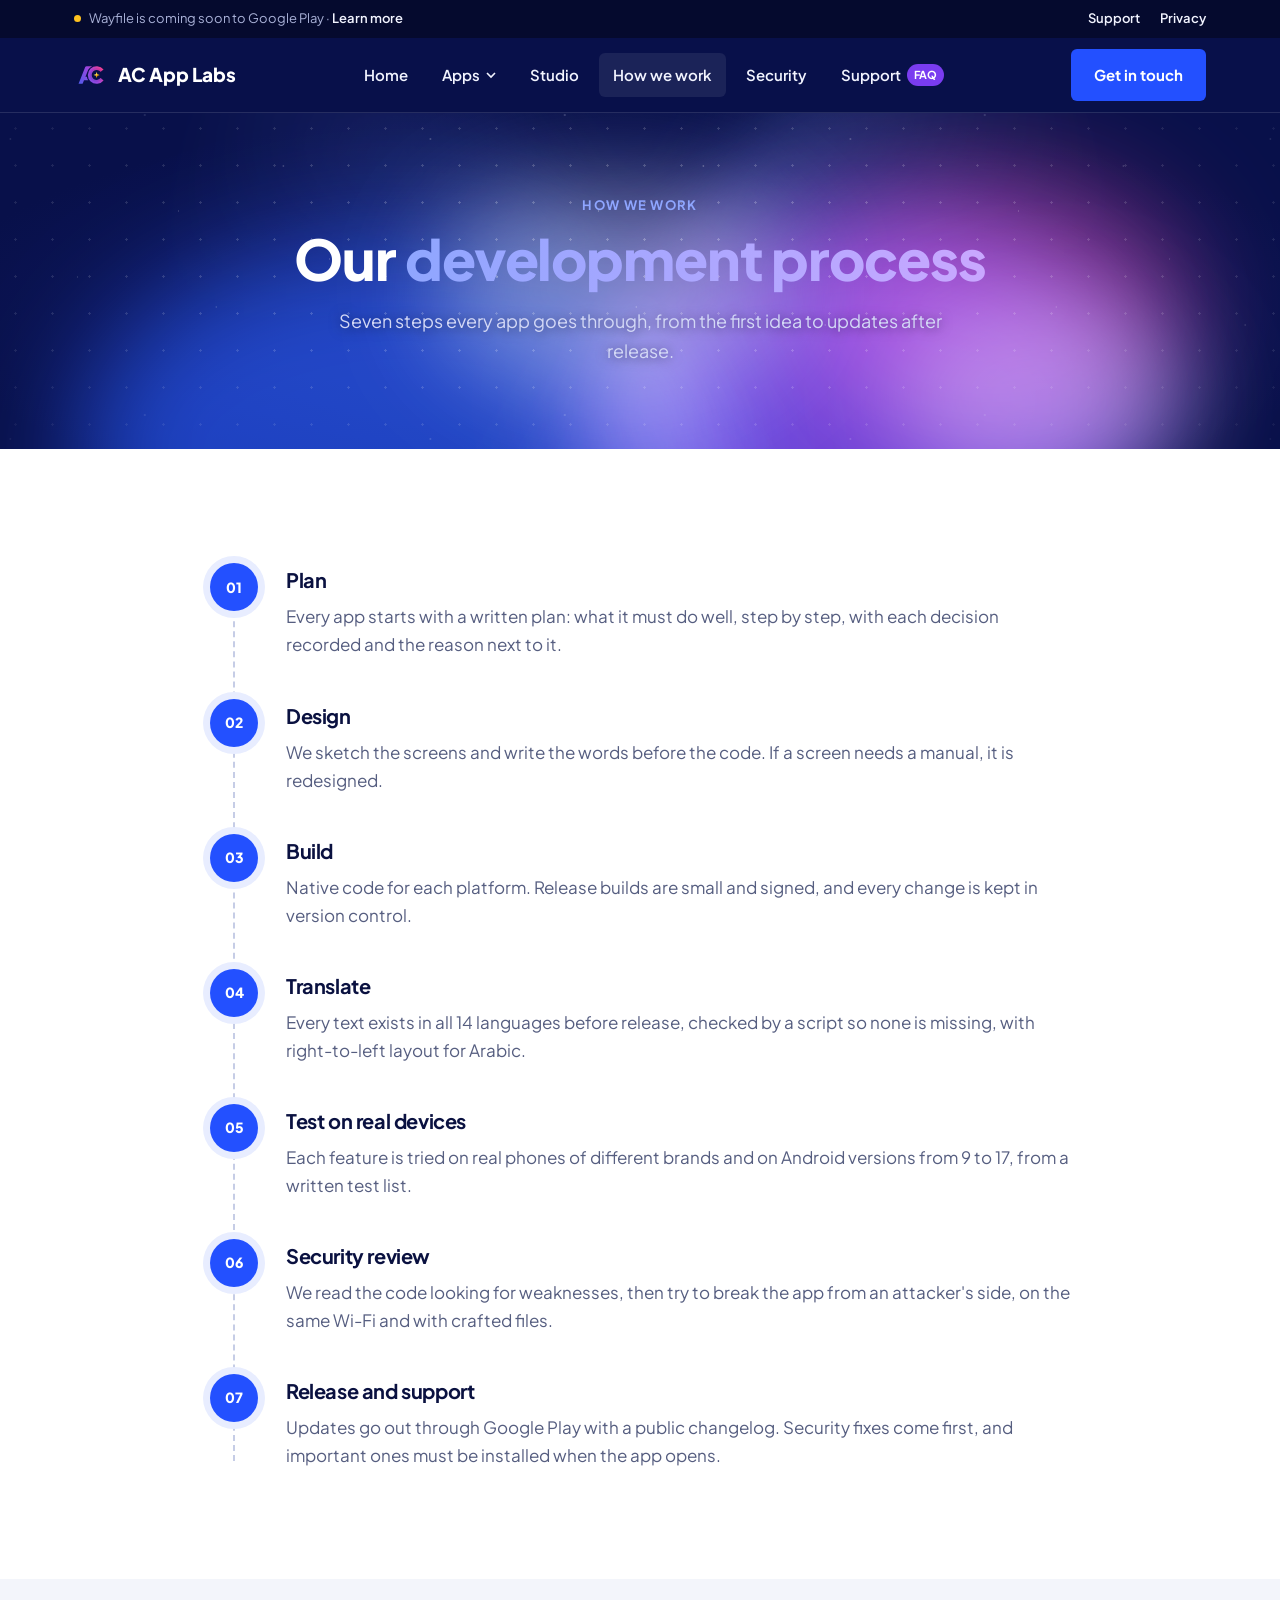
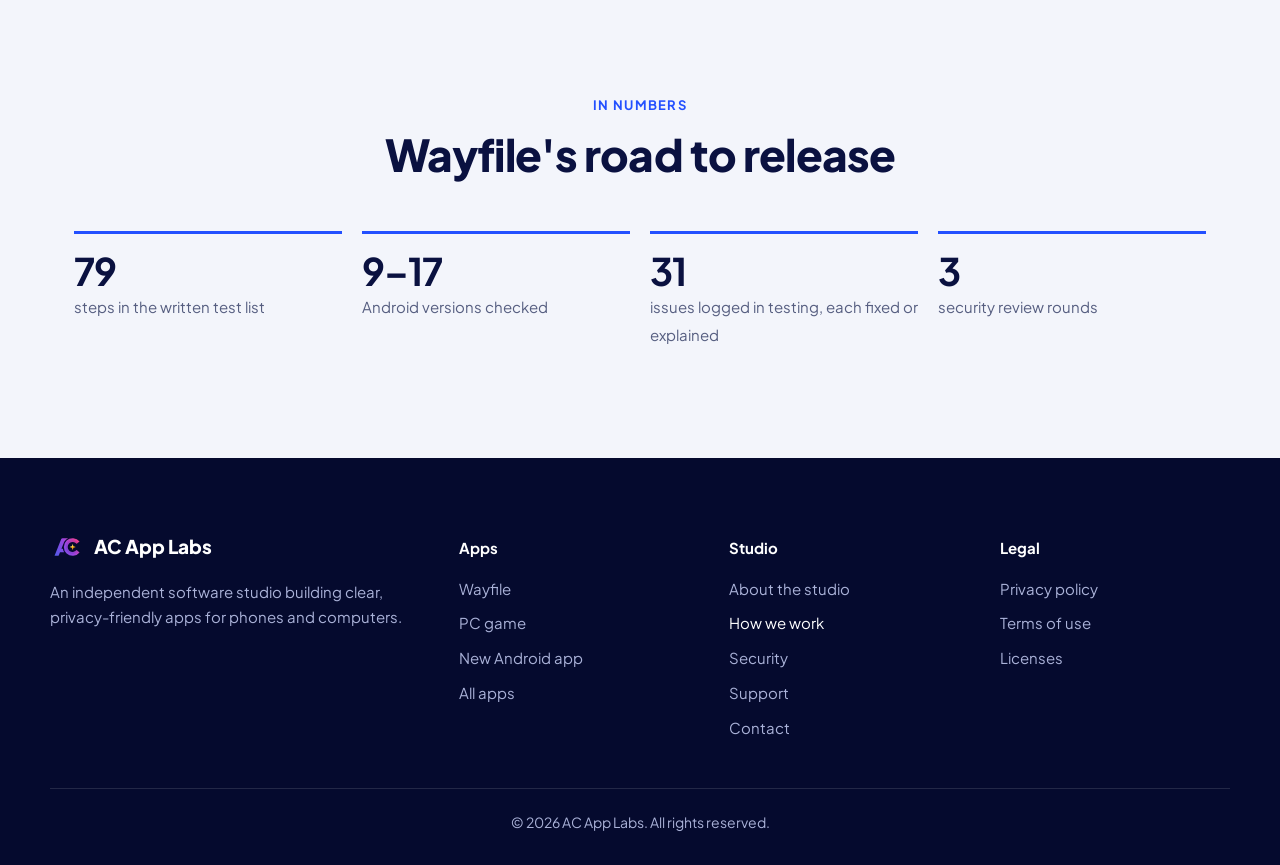
<file: process/index.html>
<!doctype html>
<html lang="en">
<head>
<meta charset="utf-8">
<meta name="viewport" content="width=device-width, initial-scale=1">
<title>How we work – AC App Labs</title>
<meta name="description" content="How AC App Labs builds apps: planning, design, native development, translation, real-device testing, security review and release.">
<meta name="theme-color" content="#08104a">
<link rel="icon" href="/favicon.ico" sizes="any">
<link rel="icon" href="/assets/studio-logo.svg" type="image/svg+xml">
<link rel="apple-touch-icon" href="/assets/apple-touch-icon.png">
<link rel="preconnect" href="https://fonts.googleapis.com">
<link rel="preconnect" href="https://fonts.gstatic.com" crossorigin>
<link href="https://fonts.googleapis.com/css2?family=Plus+Jakarta+Sans:wght@400;500;600;700;800&display=swap" rel="stylesheet">
<link rel="stylesheet" href="/assets/site.css?v=8">
</head>
<body>

<svg width="0" height="0" style="position:absolute" aria-hidden="true">
  <symbol id="arr" viewBox="0 0 12 12"><path d="M3 9 9 3M4 3h5v5" fill="none" stroke="currentColor" stroke-width="1.6" stroke-linecap="round"/></symbol>
  <symbol id="left" viewBox="0 0 16 16"><path d="M10 3 5 8l5 5" fill="none" stroke="currentColor" stroke-width="1.8" stroke-linecap="round"/></symbol>
  <symbol id="right" viewBox="0 0 16 16"><path d="m6 3 5 5-5 5" fill="none" stroke="currentColor" stroke-width="1.8" stroke-linecap="round"/></symbol>
</svg>

<div class="infobar">
  <div class="wrap">
    <span><span class="dot"></span>Wayfile is coming soon to Google Play · <a href="/wayfile/">Learn more</a></span>
    <ul><li><a href="/support/">Support</a></li><li><a href="/wayfile/privacy/">Privacy</a></li></ul>
  </div>
</div>

<header class="nav">
  <div class="wrap">
    <a class="brand" href="/"><img src="/assets/studio-logo.svg" alt="" width="34" height="34">AC App Labs</a>
    <ul class="menu" id="menu">
      <li><a href="/">Home</a></li>
      <li>
        <button aria-expanded="false" aria-controls="mega">Apps <svg class="chev" viewBox="0 0 10 10" aria-hidden="true"><path d="M1 3l4 4 4-4" fill="none" stroke="currentColor" stroke-width="1.6"/></svg></button>
        <div class="mega" id="mega">
          <a href="/wayfile/"><img src="/assets/wayfile.png" alt=""><span><b>Wayfile</b><small>File manager for Android</small></span><span class="tag">Soon</span></a>
          <a href="/apps/#game"><span class="slot" aria-hidden="true"><svg viewBox="0 0 24 24" width="24" height="24" fill="none" stroke="currentColor" stroke-width="1.8" stroke-linecap="round"><rect x="2" y="7" width="20" height="11" rx="5.5"/><path d="M7 10.5v4M5 12.5h4"/><circle cx="16" cy="11.5" r="1"/><circle cx="18" cy="13.8" r="1"/></svg></span><span><b>PC game</b><small>Coming soon on Steam</small></span><span class="tag">In design</span></a>
          <a href="/apps/#android"><span class="slot" aria-hidden="true">+</span><span><b>New Android app</b><small>Design and testing</small></span><span class="tag">In design</span></a>
          <a href="/apps/"><span class="slot" aria-hidden="true">≡</span><span><b>All apps</b><small>Everything we make</small></span><span></span></a>
        </div>
      </li>
      <li><a href="/about/">Studio</a></li>
      <li><a href="/process/" aria-current="page">How we work</a></li>
      <li><a href="/security/">Security</a></li>
      <li><a href="/support/">Support <span class="badge-new">FAQ</span></a></li>
    </ul>
    <a class="btn btn-blue" href="/contact/">Get in touch</a>
    <button class="burger" aria-label="Menu" aria-expanded="false" aria-controls="menu"><span></span><span></span><span></span></button>
  </div>
</header>

<section class="page-hero">
  <div class="galaxy" aria-hidden="true"><i></i><i></i><i></i><i></i><i></i><i class="swirl"></i><b></b></div>
  <div class="wrap">
    <p class="eyebrow">How we work</p>
    <h1>Our <span>development process</span></h1>
    <p class="lead">Seven steps every app goes through, from the first idea to updates after release.</p>
  </div>
</section>

<main>
<section class="block">
  <div class="wrap">
    <ol class="timeline">
      <li><span class="dot">01</span><h3>Plan</h3><p>Every app starts with a written plan: what it must do well, step by step, with each decision recorded and the reason next to it.</p></li>
      <li><span class="dot">02</span><h3>Design</h3><p>We sketch the screens and write the words before the code. If a screen needs a manual, it is redesigned.</p></li>
      <li><span class="dot">03</span><h3>Build</h3><p>Native code for each platform. Release builds are small and signed, and every change is kept in version control.</p></li>
      <li><span class="dot">04</span><h3>Translate</h3><p>Every text exists in all 14 languages before release, checked by a script so none is missing, with right-to-left layout for Arabic.</p></li>
      <li><span class="dot">05</span><h3>Test on real devices</h3><p>Each feature is tried on real phones of different brands and on Android versions from 9 to 17, from a written test list.</p></li>
      <li><span class="dot">06</span><h3>Security review</h3><p>We read the code looking for weaknesses, then try to break the app from an attacker's side, on the same Wi-Fi and with crafted files.</p></li>
      <li><span class="dot">07</span><h3>Release and support</h3><p>Updates go out through Google Play with a public changelog. Security fixes come first, and important ones must be installed when the app opens.</p></li>
    </ol>
  </div>
</section>

<section class="block soft">
  <div class="wrap">
    <div class="head-center"><p class="kicker">In numbers</p><h2>Wayfile's road to release</h2></div>
    <div class="stats">
      <div><strong>79</strong><span>steps in the written test list</span></div>
      <div><strong>9–17</strong><span>Android versions checked</span></div>
      <div><strong>31</strong><span>issues logged in testing, each fixed or explained</span></div>
      <div><strong>3</strong><span>security review rounds</span></div>
    </div>
  </div>
</section>
</main>

<footer>
  <div class="wrap fgrid">
    <div>
      <a class="brand" href="/"><img src="/assets/studio-logo.svg" alt="" width="34" height="34">AC App Labs</a>
      <p>An independent software studio building clear, privacy-friendly apps for phones and computers.</p>
    </div>
    <div><h4>Apps</h4><ul><li><a href="/wayfile/">Wayfile</a></li><li><a href="/apps/#game">PC game</a></li><li><a href="/apps/#android">New Android app</a></li><li><a href="/apps/">All apps</a></li></ul></div>
    <div><h4>Studio</h4><ul><li><a href="/about/">About the studio</a></li><li><a href="/process/" aria-current="page">How we work</a></li><li><a href="/security/">Security</a></li><li><a href="/support/">Support</a></li><li><a href="/contact/">Contact</a></li></ul></div>
    <div><h4>Legal</h4><ul><li><a href="/wayfile/privacy/">Privacy policy</a></li><li><a href="/wayfile/terms/">Terms of use</a></li><li><a href="/wayfile/licenses/">Licenses</a></li></ul></div>
  </div>
  <div class="wrap fbottom">© <span id="y">2026</span> AC App Labs. All rights reserved.</div>
</footer>

<script src="/assets/site.js?v=8"></script>
</body>
</html>
</file>
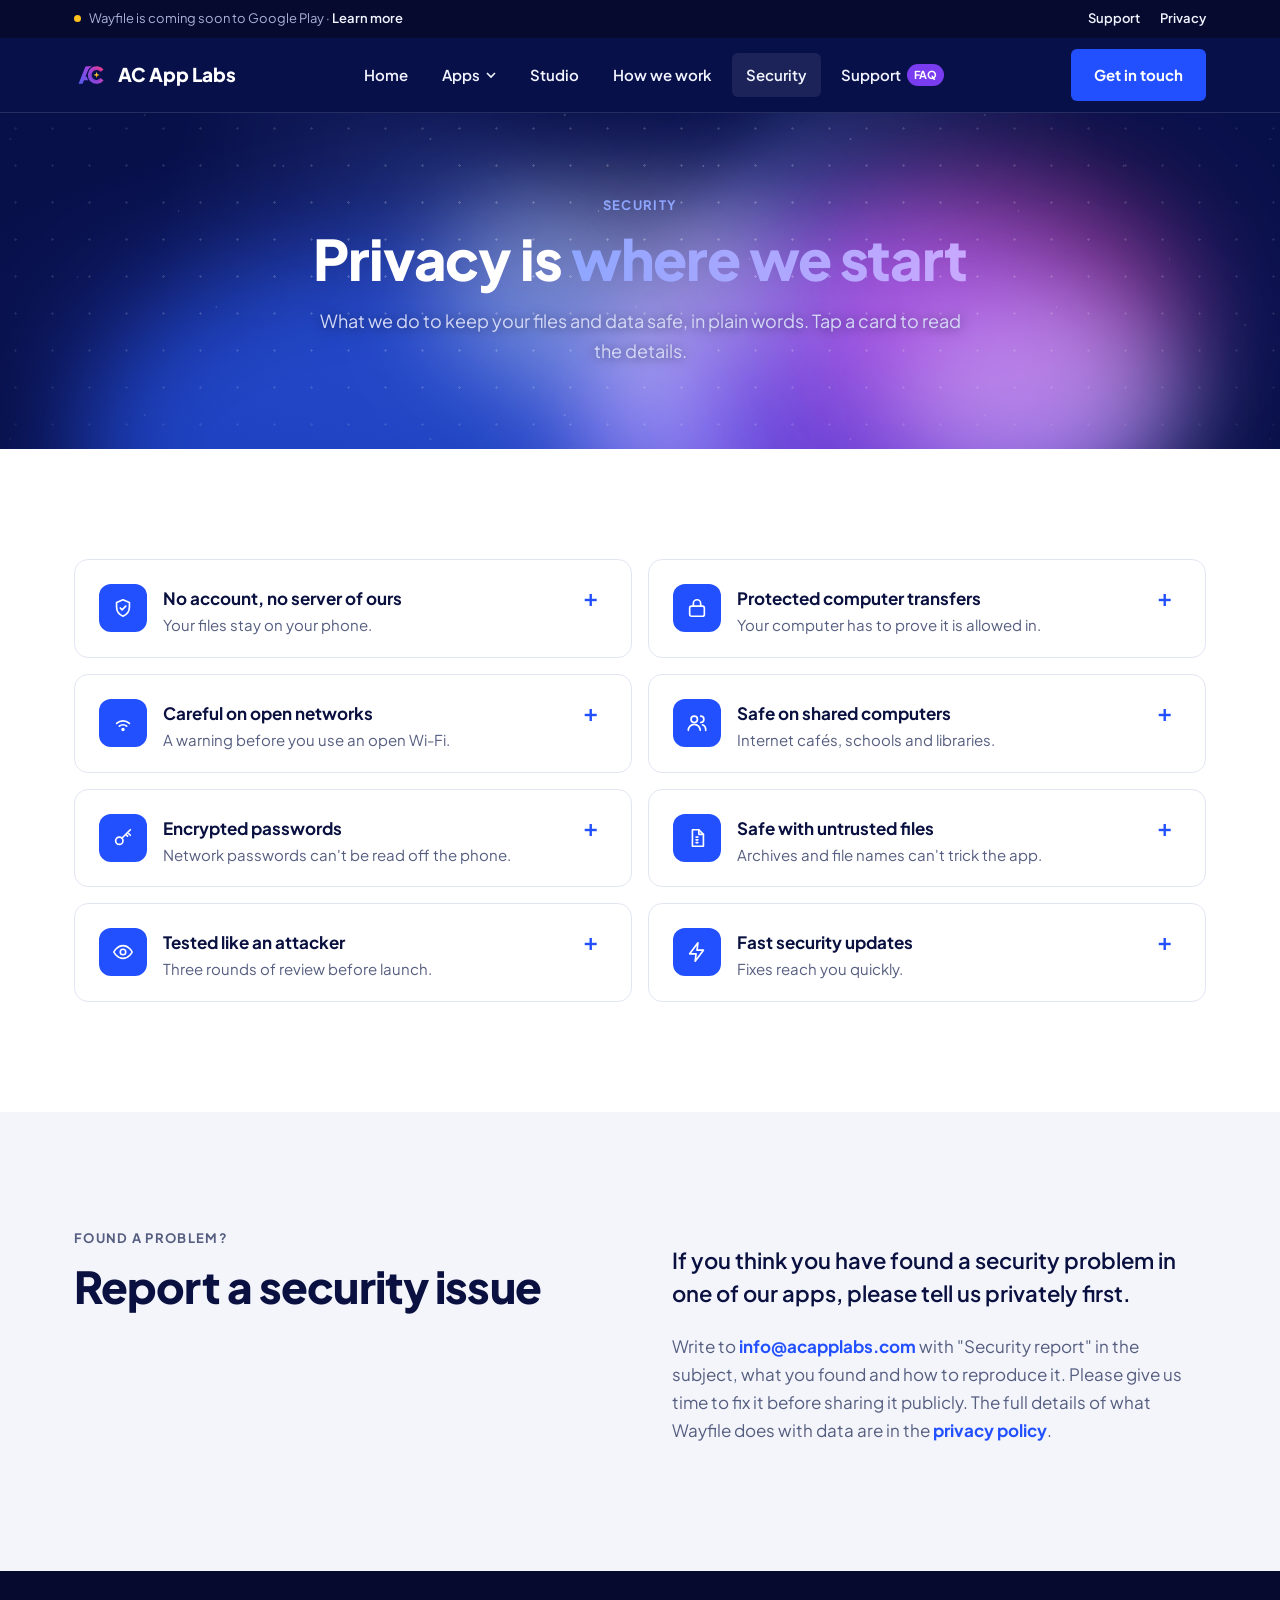
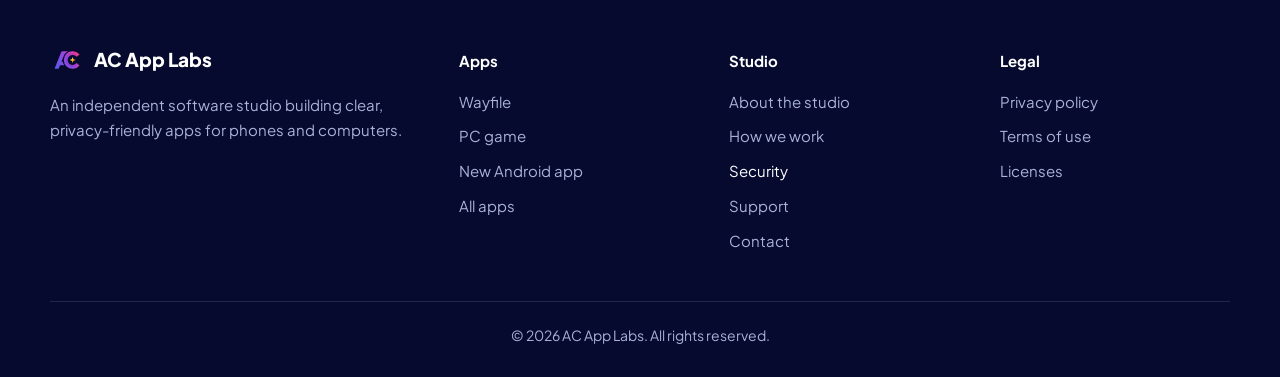
<file: security/index.html>
<!doctype html>
<html lang="en">
<head>
<meta charset="utf-8">
<meta name="viewport" content="width=device-width, initial-scale=1">
<title>Security – AC App Labs</title>
<meta name="description" content="How AC App Labs protects your data: no account or server, protected local transfers, encrypted passwords and regular attacker-view testing.">
<meta name="theme-color" content="#08104a">
<link rel="icon" href="/favicon.ico" sizes="any">
<link rel="icon" href="/assets/studio-logo.svg" type="image/svg+xml">
<link rel="apple-touch-icon" href="/assets/apple-touch-icon.png">
<link rel="preconnect" href="https://fonts.googleapis.com">
<link rel="preconnect" href="https://fonts.gstatic.com" crossorigin>
<link href="https://fonts.googleapis.com/css2?family=Plus+Jakarta+Sans:wght@400;500;600;700;800&display=swap" rel="stylesheet">
<link rel="stylesheet" href="/assets/site.css?v=8">
</head>
<body>

<svg width="0" height="0" style="position:absolute" aria-hidden="true">
  <symbol id="arr" viewBox="0 0 12 12"><path d="M3 9 9 3M4 3h5v5" fill="none" stroke="currentColor" stroke-width="1.6" stroke-linecap="round"/></symbol>
  <symbol id="left" viewBox="0 0 16 16"><path d="M10 3 5 8l5 5" fill="none" stroke="currentColor" stroke-width="1.8" stroke-linecap="round"/></symbol>
  <symbol id="right" viewBox="0 0 16 16"><path d="m6 3 5 5-5 5" fill="none" stroke="currentColor" stroke-width="1.8" stroke-linecap="round"/></symbol>
</svg>

<div class="infobar">
  <div class="wrap">
    <span><span class="dot"></span>Wayfile is coming soon to Google Play · <a href="/wayfile/">Learn more</a></span>
    <ul><li><a href="/support/">Support</a></li><li><a href="/wayfile/privacy/">Privacy</a></li></ul>
  </div>
</div>

<header class="nav">
  <div class="wrap">
    <a class="brand" href="/"><img src="/assets/studio-logo.svg" alt="" width="34" height="34">AC App Labs</a>
    <ul class="menu" id="menu">
      <li><a href="/">Home</a></li>
      <li>
        <button aria-expanded="false" aria-controls="mega">Apps <svg class="chev" viewBox="0 0 10 10" aria-hidden="true"><path d="M1 3l4 4 4-4" fill="none" stroke="currentColor" stroke-width="1.6"/></svg></button>
        <div class="mega" id="mega">
          <a href="/wayfile/"><img src="/assets/wayfile.png" alt=""><span><b>Wayfile</b><small>File manager for Android</small></span><span class="tag">Soon</span></a>
          <a href="/apps/#game"><span class="slot" aria-hidden="true"><svg viewBox="0 0 24 24" width="24" height="24" fill="none" stroke="currentColor" stroke-width="1.8" stroke-linecap="round"><rect x="2" y="7" width="20" height="11" rx="5.5"/><path d="M7 10.5v4M5 12.5h4"/><circle cx="16" cy="11.5" r="1"/><circle cx="18" cy="13.8" r="1"/></svg></span><span><b>PC game</b><small>Coming soon on Steam</small></span><span class="tag">In design</span></a>
          <a href="/apps/#android"><span class="slot" aria-hidden="true">+</span><span><b>New Android app</b><small>Design and testing</small></span><span class="tag">In design</span></a>
          <a href="/apps/"><span class="slot" aria-hidden="true">≡</span><span><b>All apps</b><small>Everything we make</small></span><span></span></a>
        </div>
      </li>
      <li><a href="/about/">Studio</a></li>
      <li><a href="/process/">How we work</a></li>
      <li><a href="/security/" aria-current="page">Security</a></li>
      <li><a href="/support/">Support <span class="badge-new">FAQ</span></a></li>
    </ul>
    <a class="btn btn-blue" href="/contact/">Get in touch</a>
    <button class="burger" aria-label="Menu" aria-expanded="false" aria-controls="menu"><span></span><span></span><span></span></button>
  </div>
</header>

<section class="page-hero">
  <div class="galaxy" aria-hidden="true"><i></i><i></i><i></i><i></i><i></i><i class="swirl"></i><b></b></div>
  <div class="wrap">
    <p class="eyebrow">Security</p>
    <h1>Privacy is <span>where we start</span></h1>
    <p class="lead">What we do to keep your files and data safe, in plain words. Tap a card to read the details.</p>
  </div>
</section>

<main>
<section class="block">
  <div class="wrap">
    <div class="more-grid">
      <details class="more-card"><summary><span class="ico"><svg viewBox="0 0 24 24" aria-hidden="true"><path d="M12 3l7 3v5c0 4.5-3 8.4-7 10-4-1.6-7-5.5-7-10V6z"/><path d="M9 12l2 2 4-4"/></svg></span><span><b>No account, no server of ours</b><small>Your files stay on your phone.</small></span></summary><div class="more-body"><ul><li>Wayfile works without sign-up or login.</li><li>We do not run a server that receives your files.</li><li>Files leave the phone only when you send them: to your computer, your network storage or an app you choose.</li></ul></div></details>
      <details class="more-card"><summary><span class="ico"><svg viewBox="0 0 24 24" aria-hidden="true"><rect x="4" y="10" width="16" height="11" rx="2"/><path d="M8 10V7a4 4 0 0 1 8 0v3"/></svg></span><span><b>Protected computer transfers</b><small>Your computer has to prove it is allowed in.</small></span></summary><div class="more-body"><ul><li>A six-digit PIN that works once.</li><li>Every connection is approved on the phone.</li><li>The session is tied to that computer and ends when the phone locks.</li><li>Too many wrong PINs stop the server.</li><li>Connections over mobile data are refused.</li></ul></div></details>
      <details class="more-card"><summary><span class="ico"><svg viewBox="0 0 24 24" aria-hidden="true"><path d="M5 12.5a10 10 0 0 1 14 0M8 15.5a6 6 0 0 1 8 0"/><circle cx="12" cy="19" r="1"/></svg></span><span><b>Careful on open networks</b><small>A warning before you use an open Wi-Fi.</small></span></summary><div class="more-body"><ul><li>On Wi-Fi without a password, Wayfile warns before starting a transfer and keeps a warning on screen while it runs (Android 12 and later).</li><li>Outgoing internet traffic is always encrypted (HTTPS).</li></ul></div></details>
      <details class="more-card"><summary><span class="ico"><svg viewBox="0 0 24 24" aria-hidden="true"><circle cx="9" cy="8" r="3.5"/><path d="M2.5 20a6.5 6.5 0 0 1 13 0M16 4.5a3.5 3.5 0 0 1 0 7M18 14a6 6 0 0 1 3.5 6"/></svg></span><span><b>Safe on shared computers</b><small>Internet cafés, schools and libraries.</small></span></summary><div class="more-body"><ul><li>Mark the computer as shared when signing in: the session ends after 2 idle minutes and as soon as the tab closes.</li><li>The page signs out and clears itself after a while without activity.</li><li>After disconnecting, it reminds you to delete downloaded files.</li></ul></div></details>
      <details class="more-card"><summary><span class="ico"><svg viewBox="0 0 24 24" aria-hidden="true"><circle cx="8" cy="15" r="4"/><path d="m11 12 9-9M17 6l3 3M15 8l2 2"/></svg></span><span><b>Encrypted passwords</b><small>Network passwords can't be read off the phone.</small></span></summary><div class="more-body"><ul><li>Saved NAS and PC passwords are encrypted with Android's hardware-backed key store and can't be decrypted on another device.</li><li>They are left out of backups and device transfers.</li><li>Editing a network location never shows the saved password.</li></ul></div></details>
      <details class="more-card"><summary><span class="ico"><svg viewBox="0 0 24 24" aria-hidden="true"><path d="M7 3h7l5 5v13H7z"/><path d="M14 3v5h5M11 11h2M11 14h2M11 17h2"/></svg></span><span><b>Safe with untrusted files</b><small>Archives and file names can't trick the app.</small></span></summary><div class="more-body"><ul><li>ZIP entries that try to write outside the target folder are skipped, and free space is checked first.</li><li>File names with hidden direction characters can't pass an app off as a document.</li><li>Other apps can't make Wayfile open or copy its private data.</li></ul></div></details>
      <details class="more-card"><summary><span class="ico"><svg viewBox="0 0 24 24" aria-hidden="true"><path d="M2 12s3.5-7 10-7 10 7 10 7-3.5 7-10 7S2 12 2 12z"/><circle cx="12" cy="12" r="3"/></svg></span><span><b>Tested like an attacker</b><small>Three rounds of review before launch.</small></span></summary><div class="more-body"><ul><li>A code review for weaknesses, a deep review of every file operation, and a hands-on attempt to break the app from the same Wi-Fi.</li><li>Every finding is fixed and re-tested before release.</li></ul></div></details>
      <details class="more-card"><summary><span class="ico"><svg viewBox="0 0 24 24" aria-hidden="true"><path d="M13 2 4 14h7l-1 8 9-12h-7z"/></svg></span><span><b>Fast security updates</b><small>Fixes reach you quickly.</small></span></summary><div class="more-body"><ul><li>Security fixes are released through Google Play.</li><li>Important updates are offered as soon as you open the app and must be installed to continue.</li><li>Every change is listed in a public changelog.</li></ul></div></details>
    </div>
  </div>
</section>

<section class="block soft" id="report">
  <div class="wrap intro">
    <div><p class="kicker">Found a problem?</p><h2>Report a security issue</h2></div>
    <div>
      <p class="big">If you think you have found a security problem in one of our apps, please tell us privately first.</p>
      <p>Write to <a class="more-link" href="mailto:info@acapplabs.com?subject=Security%20report">info@acapplabs.com</a> with "Security report" in the subject, what you found and how to reproduce it. Please give us time to fix it before sharing it publicly. The full details of what Wayfile does with data are in the <a class="more-link" href="/wayfile/privacy/">privacy policy</a>.</p>
    </div>
  </div>
</section>
</main>

<footer>
  <div class="wrap fgrid">
    <div>
      <a class="brand" href="/"><img src="/assets/studio-logo.svg" alt="" width="34" height="34">AC App Labs</a>
      <p>An independent software studio building clear, privacy-friendly apps for phones and computers.</p>
    </div>
    <div><h4>Apps</h4><ul><li><a href="/wayfile/">Wayfile</a></li><li><a href="/apps/#game">PC game</a></li><li><a href="/apps/#android">New Android app</a></li><li><a href="/apps/">All apps</a></li></ul></div>
    <div><h4>Studio</h4><ul><li><a href="/about/">About the studio</a></li><li><a href="/process/">How we work</a></li><li><a href="/security/" aria-current="page">Security</a></li><li><a href="/support/">Support</a></li><li><a href="/contact/">Contact</a></li></ul></div>
    <div><h4>Legal</h4><ul><li><a href="/wayfile/privacy/">Privacy policy</a></li><li><a href="/wayfile/terms/">Terms of use</a></li><li><a href="/wayfile/licenses/">Licenses</a></li></ul></div>
  </div>
  <div class="wrap fbottom">© <span id="y">2026</span> AC App Labs. All rights reserved.</div>
</footer>

<script src="/assets/site.js?v=8"></script>
</body>
</html>
</file>
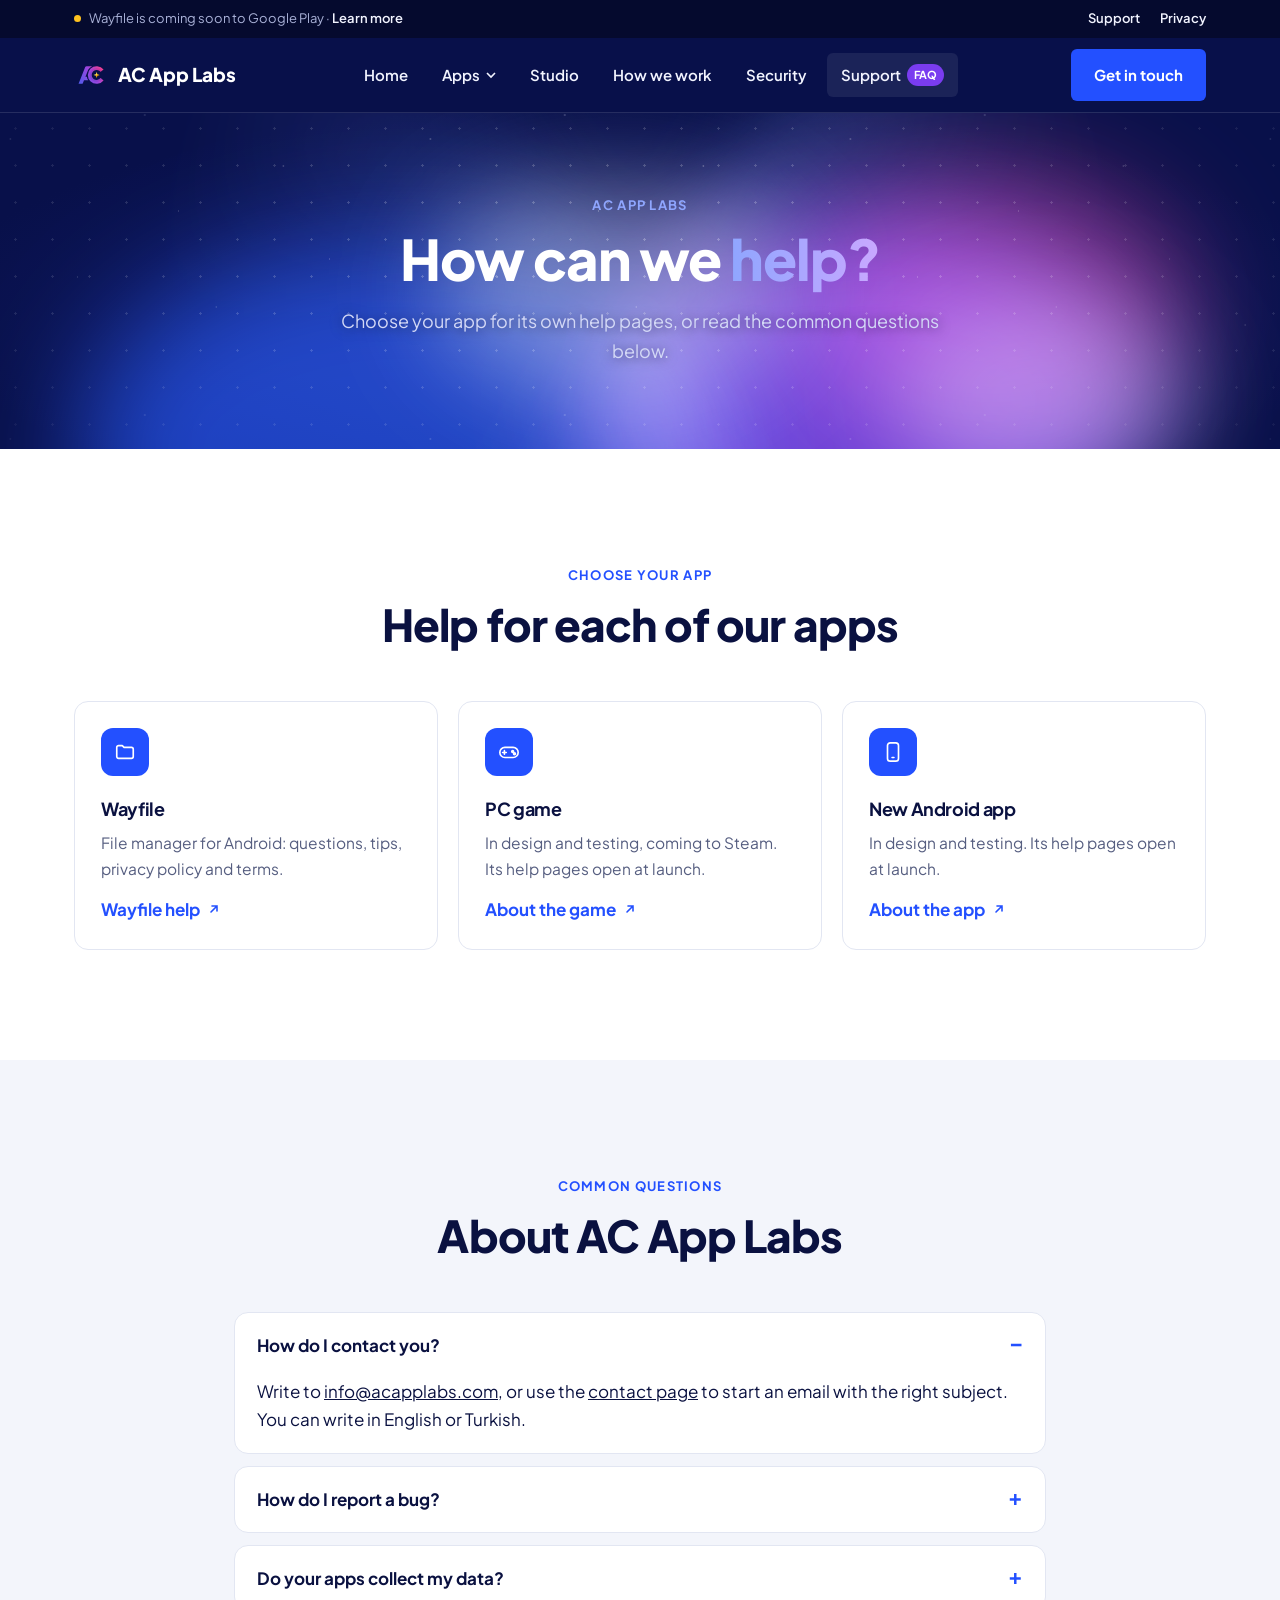
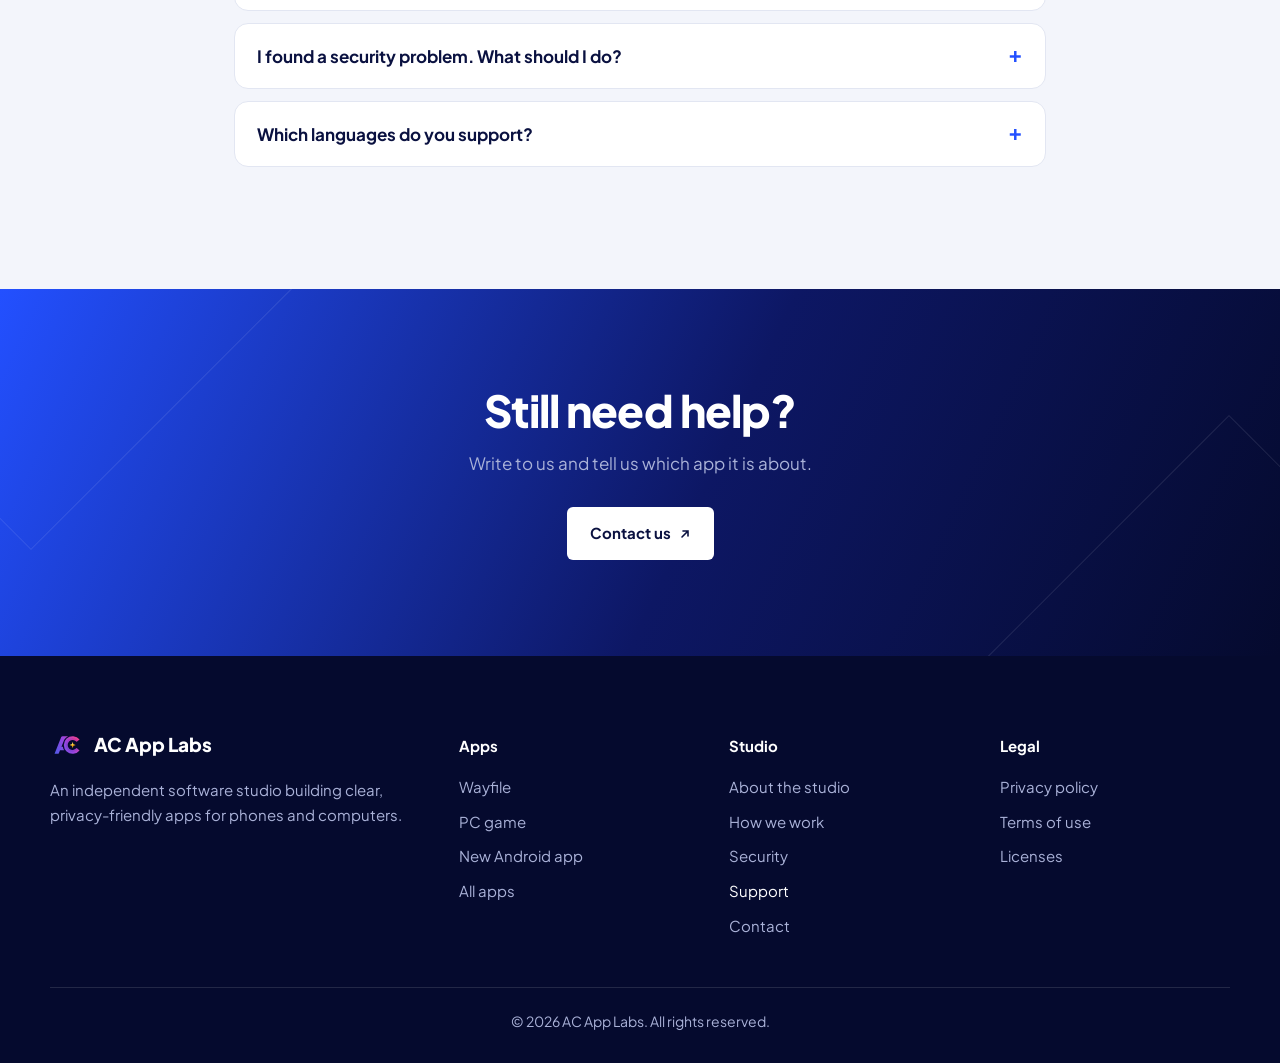
<file: support/index.html>
<!doctype html>
<html lang="en">
<head>
<meta charset="utf-8">
<meta name="viewport" content="width=device-width, initial-scale=1">
<title>Support – AC App Labs</title>
<meta name="description" content="Help for every AC App Labs app and game, common questions, and how to reach us.">
<meta name="theme-color" content="#08104a">
<link rel="icon" href="/favicon.ico" sizes="any">
<link rel="icon" href="/assets/studio-logo.svg" type="image/svg+xml">
<link rel="apple-touch-icon" href="/assets/apple-touch-icon.png">
<link rel="preconnect" href="https://fonts.googleapis.com">
<link rel="preconnect" href="https://fonts.gstatic.com" crossorigin>
<link href="https://fonts.googleapis.com/css2?family=Plus+Jakarta+Sans:wght@400;500;600;700;800&display=swap" rel="stylesheet">
<link rel="stylesheet" href="/assets/site.css?v=8">
</head>
<body>

<svg width="0" height="0" style="position:absolute" aria-hidden="true">
  <symbol id="arr" viewBox="0 0 12 12"><path d="M3 9 9 3M4 3h5v5" fill="none" stroke="currentColor" stroke-width="1.6" stroke-linecap="round"/></symbol>
  <symbol id="left" viewBox="0 0 16 16"><path d="M10 3 5 8l5 5" fill="none" stroke="currentColor" stroke-width="1.8" stroke-linecap="round"/></symbol>
  <symbol id="right" viewBox="0 0 16 16"><path d="m6 3 5 5-5 5" fill="none" stroke="currentColor" stroke-width="1.8" stroke-linecap="round"/></symbol>
</svg>

<div class="infobar">
  <div class="wrap">
    <span><span class="dot"></span>Wayfile is coming soon to Google Play · <a href="/wayfile/">Learn more</a></span>
    <ul><li><a href="/support/">Support</a></li><li><a href="/wayfile/privacy/">Privacy</a></li></ul>
  </div>
</div>

<header class="nav">
  <div class="wrap">
    <a class="brand" href="/"><img src="/assets/studio-logo.svg" alt="" width="34" height="34">AC App Labs</a>
    <ul class="menu" id="menu">
      <li><a href="/">Home</a></li>
      <li>
        <button aria-expanded="false" aria-controls="mega">Apps <svg class="chev" viewBox="0 0 10 10" aria-hidden="true"><path d="M1 3l4 4 4-4" fill="none" stroke="currentColor" stroke-width="1.6"/></svg></button>
        <div class="mega" id="mega">
          <a href="/wayfile/"><img src="/assets/wayfile.png" alt=""><span><b>Wayfile</b><small>File manager for Android</small></span><span class="tag">Soon</span></a>
          <a href="/apps/#game"><span class="slot" aria-hidden="true"><svg viewBox="0 0 24 24" width="24" height="24" fill="none" stroke="currentColor" stroke-width="1.8" stroke-linecap="round"><rect x="2" y="7" width="20" height="11" rx="5.5"/><path d="M7 10.5v4M5 12.5h4"/><circle cx="16" cy="11.5" r="1"/><circle cx="18" cy="13.8" r="1"/></svg></span><span><b>PC game</b><small>Coming soon on Steam</small></span><span class="tag">In design</span></a>
          <a href="/apps/#android"><span class="slot" aria-hidden="true">+</span><span><b>New Android app</b><small>Design and testing</small></span><span class="tag">In design</span></a>
          <a href="/apps/"><span class="slot" aria-hidden="true">≡</span><span><b>All apps</b><small>Everything we make</small></span><span></span></a>
        </div>
      </li>
      <li><a href="/about/">Studio</a></li>
      <li><a href="/process/">How we work</a></li>
      <li><a href="/security/">Security</a></li>
      <li><a href="/support/" aria-current="page">Support <span class="badge-new">FAQ</span></a></li>
    </ul>
    <a class="btn btn-blue" href="/contact/">Get in touch</a>
    <button class="burger" aria-label="Menu" aria-expanded="false" aria-controls="menu"><span></span><span></span><span></span></button>
  </div>
</header>

<section class="page-hero">
  <div class="galaxy" aria-hidden="true"><i></i><i></i><i></i><i></i><i></i><i class="swirl"></i><b></b></div>
  <div class="wrap">
    <p class="eyebrow">AC App Labs</p>
    <h1>How can we <span>help?</span></h1>
    <p class="lead">Choose your app for its own help pages, or read the common questions below.</p>
  </div>
</section>

<main>
<section class="block">
  <div class="wrap">
    <div class="head-center"><p class="kicker">Choose your app</p><h2>Help for each of our apps</h2></div>
    <div class="cards">
      <a class="card link-card" href="/wayfile/help/"><span class="ico"><svg viewBox="0 0 24 24" aria-hidden="true"><path d="M3 7a2 2 0 0 1 2-2h4l2 2h8a2 2 0 0 1 2 2v8a2 2 0 0 1-2 2H5a2 2 0 0 1-2-2z"/></svg></span><h3>Wayfile</h3><p>File manager for Android: questions, tips, privacy policy and terms.</p><span class="more-link">Wayfile help <svg class="arrow"><use href="#arr"/></svg></span></a>
      <a class="card link-card" href="/apps/#game"><span class="ico"><svg viewBox="0 0 24 24" aria-hidden="true"><rect x="2" y="7" width="20" height="11" rx="5.5"/><path d="M7 10.5v4M5 12.5h4"/><circle cx="16" cy="11.5" r="1"/><circle cx="18" cy="13.8" r="1"/></svg></span><h3>PC game</h3><p>In design and testing, coming to Steam. Its help pages open at launch.</p><span class="more-link">About the game <svg class="arrow"><use href="#arr"/></svg></span></a>
      <a class="card link-card" href="/apps/#android"><span class="ico"><svg viewBox="0 0 24 24" aria-hidden="true"><rect x="6" y="2" width="12" height="20" rx="3"/><path d="M11 18h2"/></svg></span><h3>New Android app</h3><p>In design and testing. Its help pages open at launch.</p><span class="more-link">About the app <svg class="arrow"><use href="#arr"/></svg></span></a>
    </div>
  </div>
</section>

<section class="block soft">
  <div class="wrap" style="max-width:860px">
    <div class="head-center"><p class="kicker">Common questions</p><h2>About AC App Labs</h2></div>
    <details class="faq" open><summary>How do I contact you?</summary>
    <p>Write to <a href="mailto:info@acapplabs.com">info@acapplabs.com</a>, or use the <a href="/contact/">contact page</a> to start an email with the right subject. You can write in English or Turkish.</p></details>
    <details class="faq"><summary>How do I report a bug?</summary>
    <p>Email us with the app's name and version, your phone or computer model, its system version, and what you did just before the problem. A screenshot helps a lot.</p></details>
    <details class="faq"><summary>Do your apps collect my data?</summary>
    <p>Each app has its own privacy policy that says exactly what happens. Wayfile keeps your files on your phone; its free version shows Google ads, and Google collects some device data for them. See <a href="/wayfile/privacy/">Wayfile's privacy policy</a>.</p></details>
    <details class="faq"><summary>I found a security problem. What should I do?</summary>
    <p>Please tell us privately first: see <a href="/security/#report">how to report a security issue</a>.</p></details>
    <details class="faq"><summary>Which languages do you support?</summary>
    <p>Wayfile is available in 14 languages. Our website is in English, with Turkish versions of the legal pages.</p></details>
  </div>
</section>

<section class="cta">
  <div class="wrap">
    <h2>Still need help?</h2>
    <p>Write to us and tell us which app it is about.</p>
    <a class="btn btn-white" href="/contact/">Contact us <svg class="arrow"><use href="#arr"/></svg></a>
  </div>
</section>
</main>

<footer>
  <div class="wrap fgrid">
    <div>
      <a class="brand" href="/"><img src="/assets/studio-logo.svg" alt="" width="34" height="34">AC App Labs</a>
      <p>An independent software studio building clear, privacy-friendly apps for phones and computers.</p>
    </div>
    <div><h4>Apps</h4><ul><li><a href="/wayfile/">Wayfile</a></li><li><a href="/apps/#game">PC game</a></li><li><a href="/apps/#android">New Android app</a></li><li><a href="/apps/">All apps</a></li></ul></div>
    <div><h4>Studio</h4><ul><li><a href="/about/">About the studio</a></li><li><a href="/process/">How we work</a></li><li><a href="/security/">Security</a></li><li><a href="/support/" aria-current="page">Support</a></li><li><a href="/contact/">Contact</a></li></ul></div>
    <div><h4>Legal</h4><ul><li><a href="/wayfile/privacy/">Privacy policy</a></li><li><a href="/wayfile/terms/">Terms of use</a></li><li><a href="/wayfile/licenses/">Licenses</a></li></ul></div>
  </div>
  <div class="wrap fbottom">© <span id="y">2026</span> AC App Labs. All rights reserved.</div>
</footer>

<script src="/assets/site.js?v=8"></script>
</body>
</html>
</file>
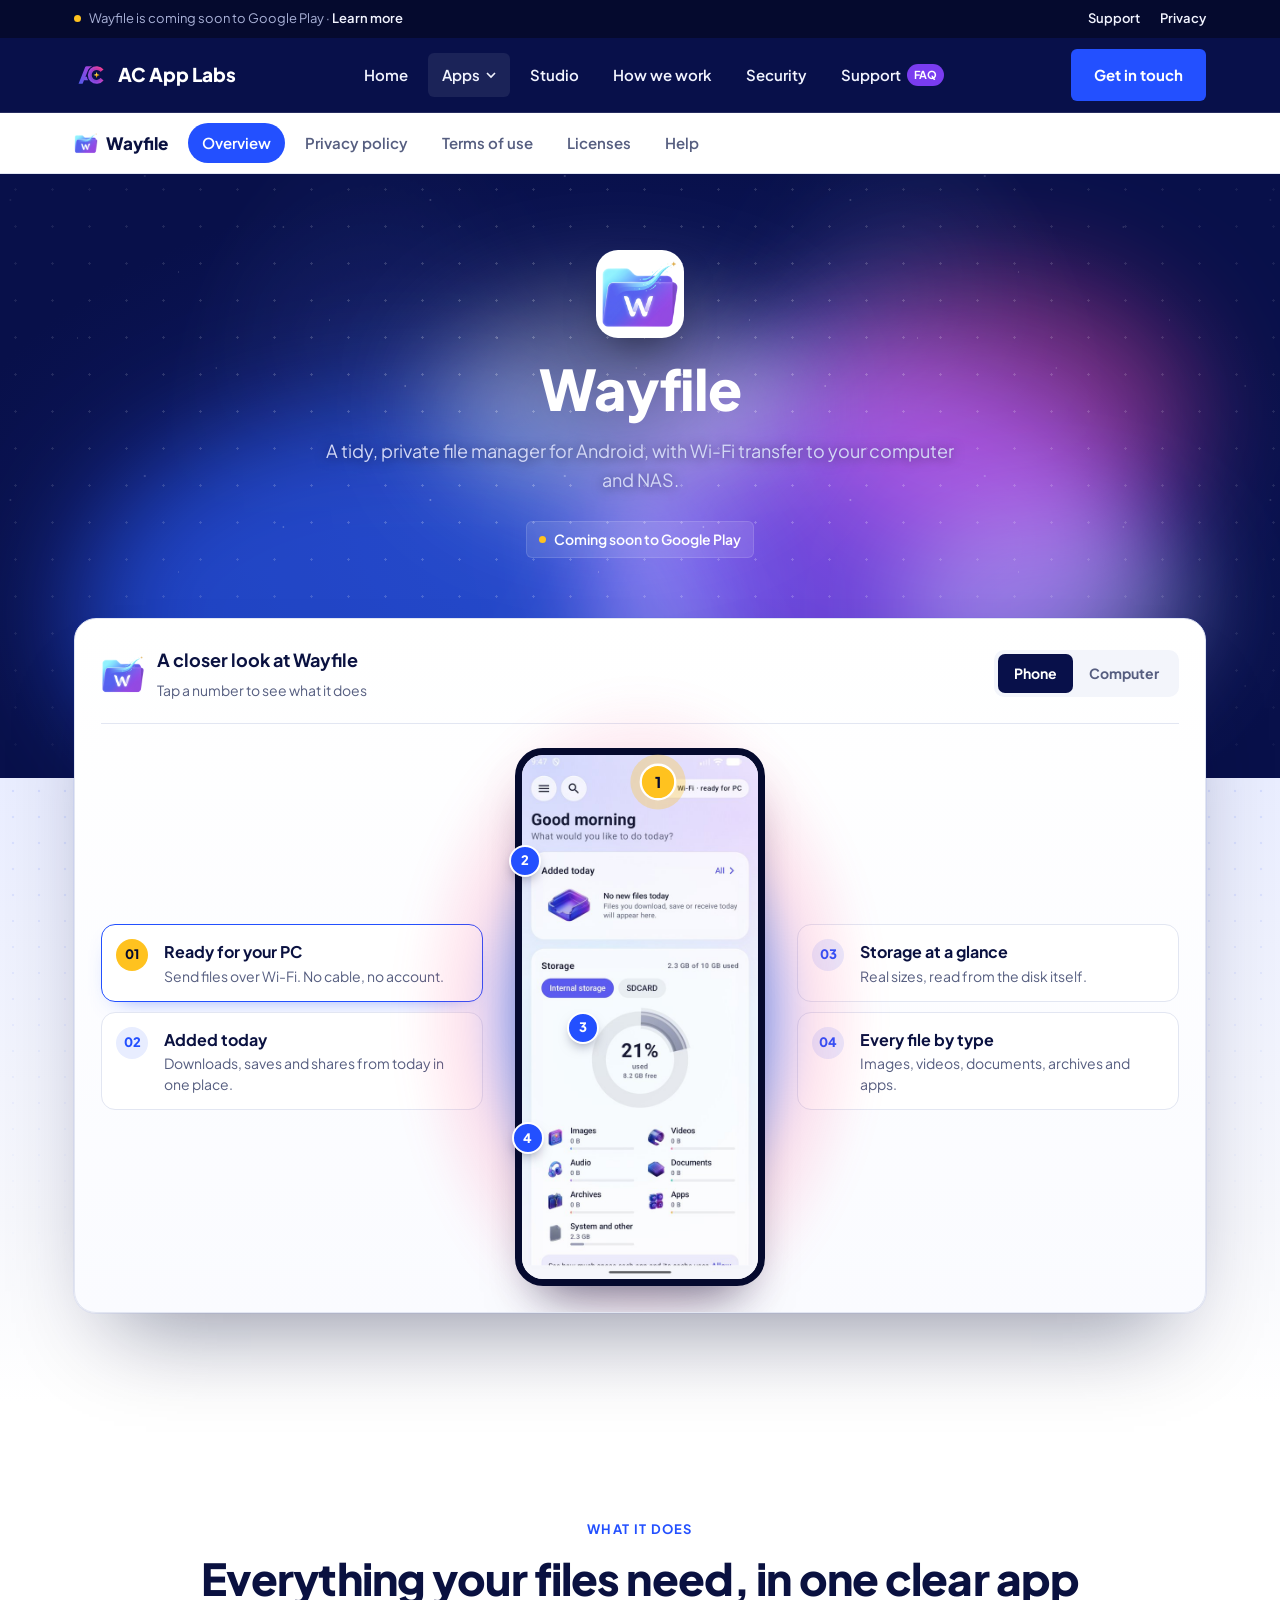
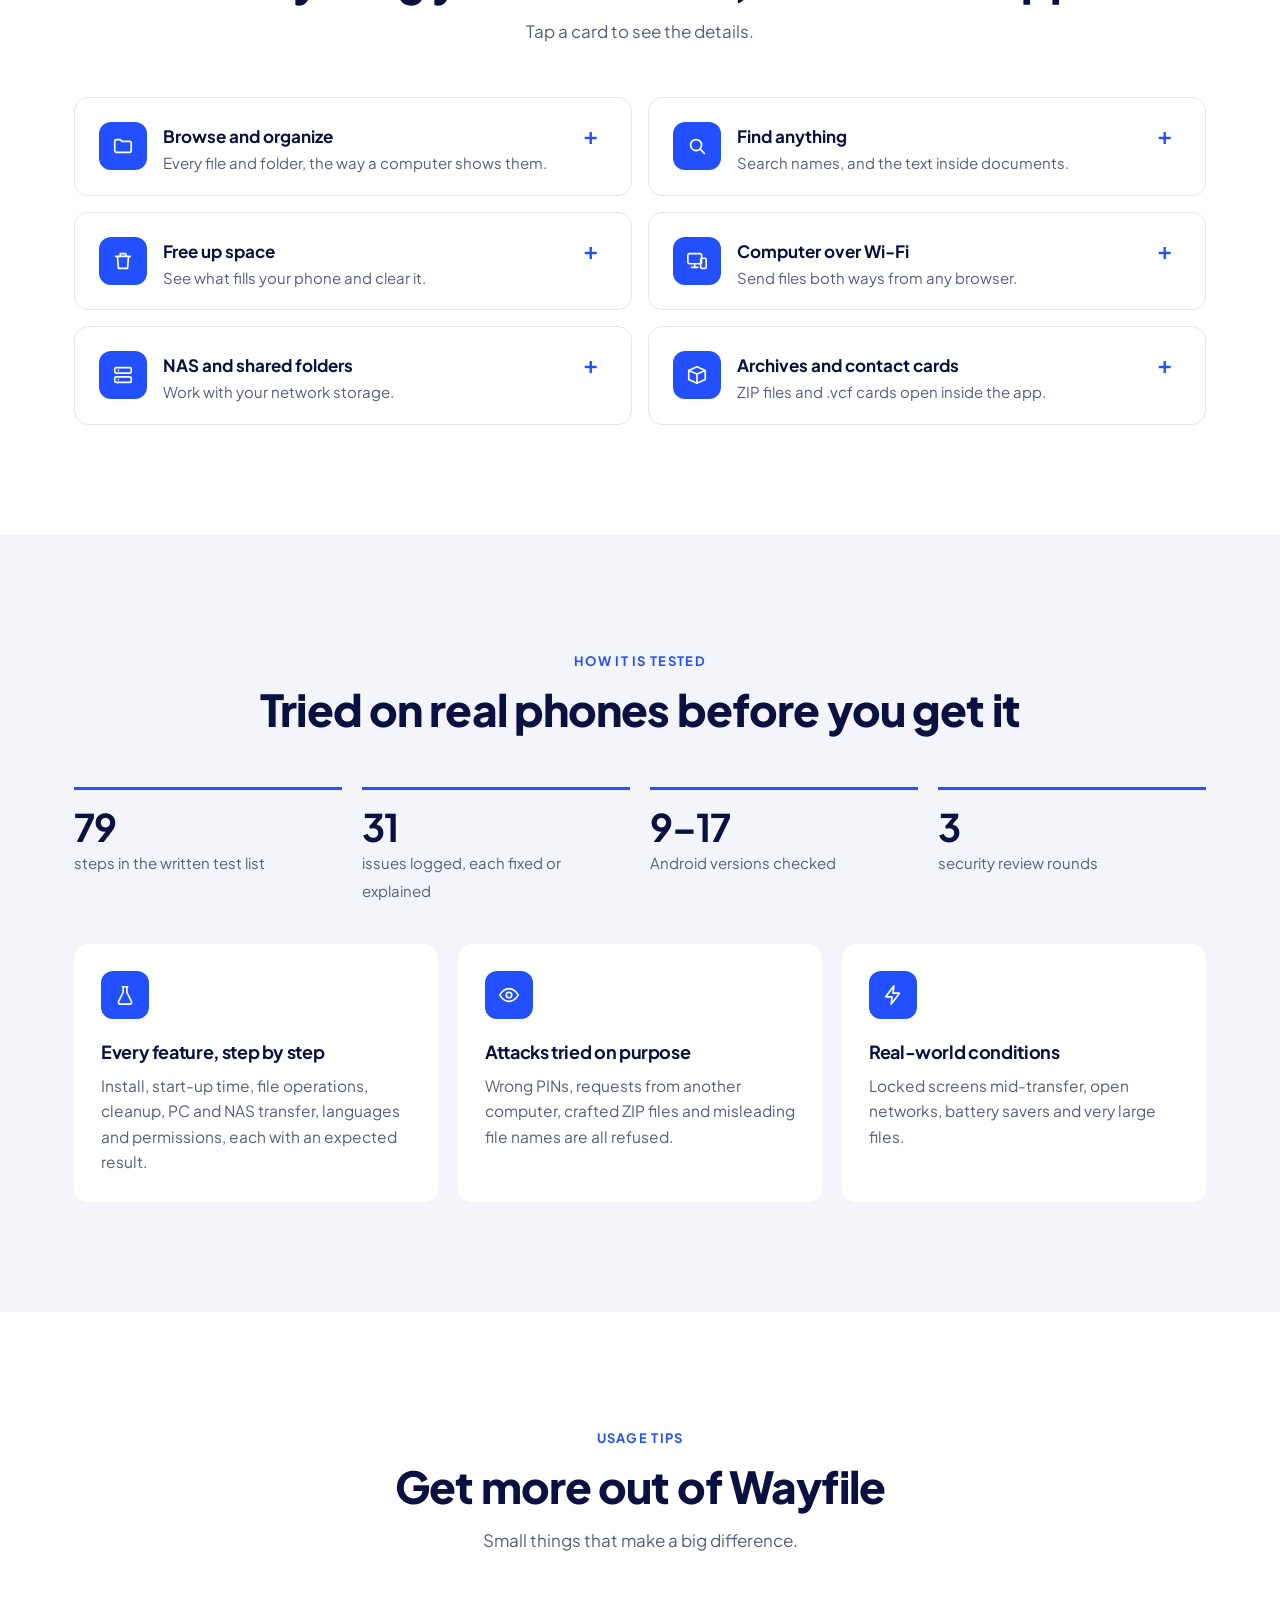
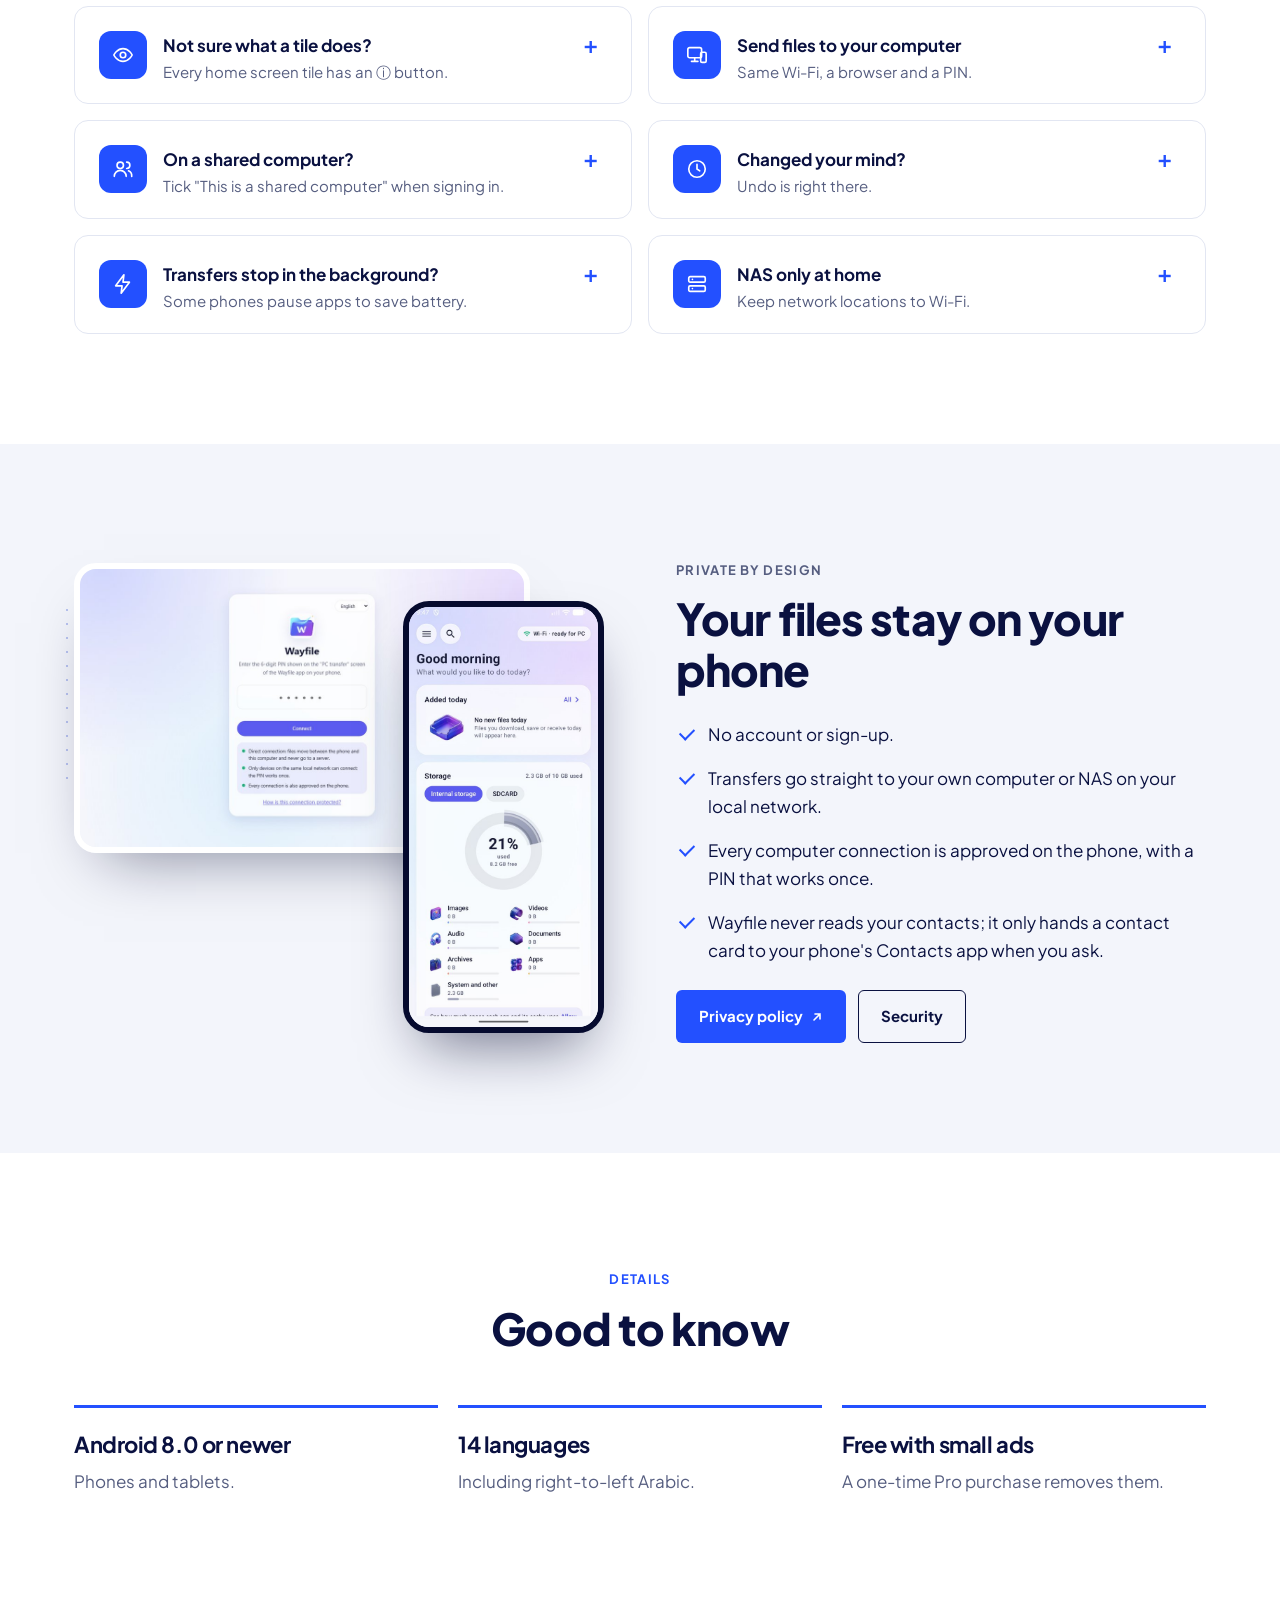
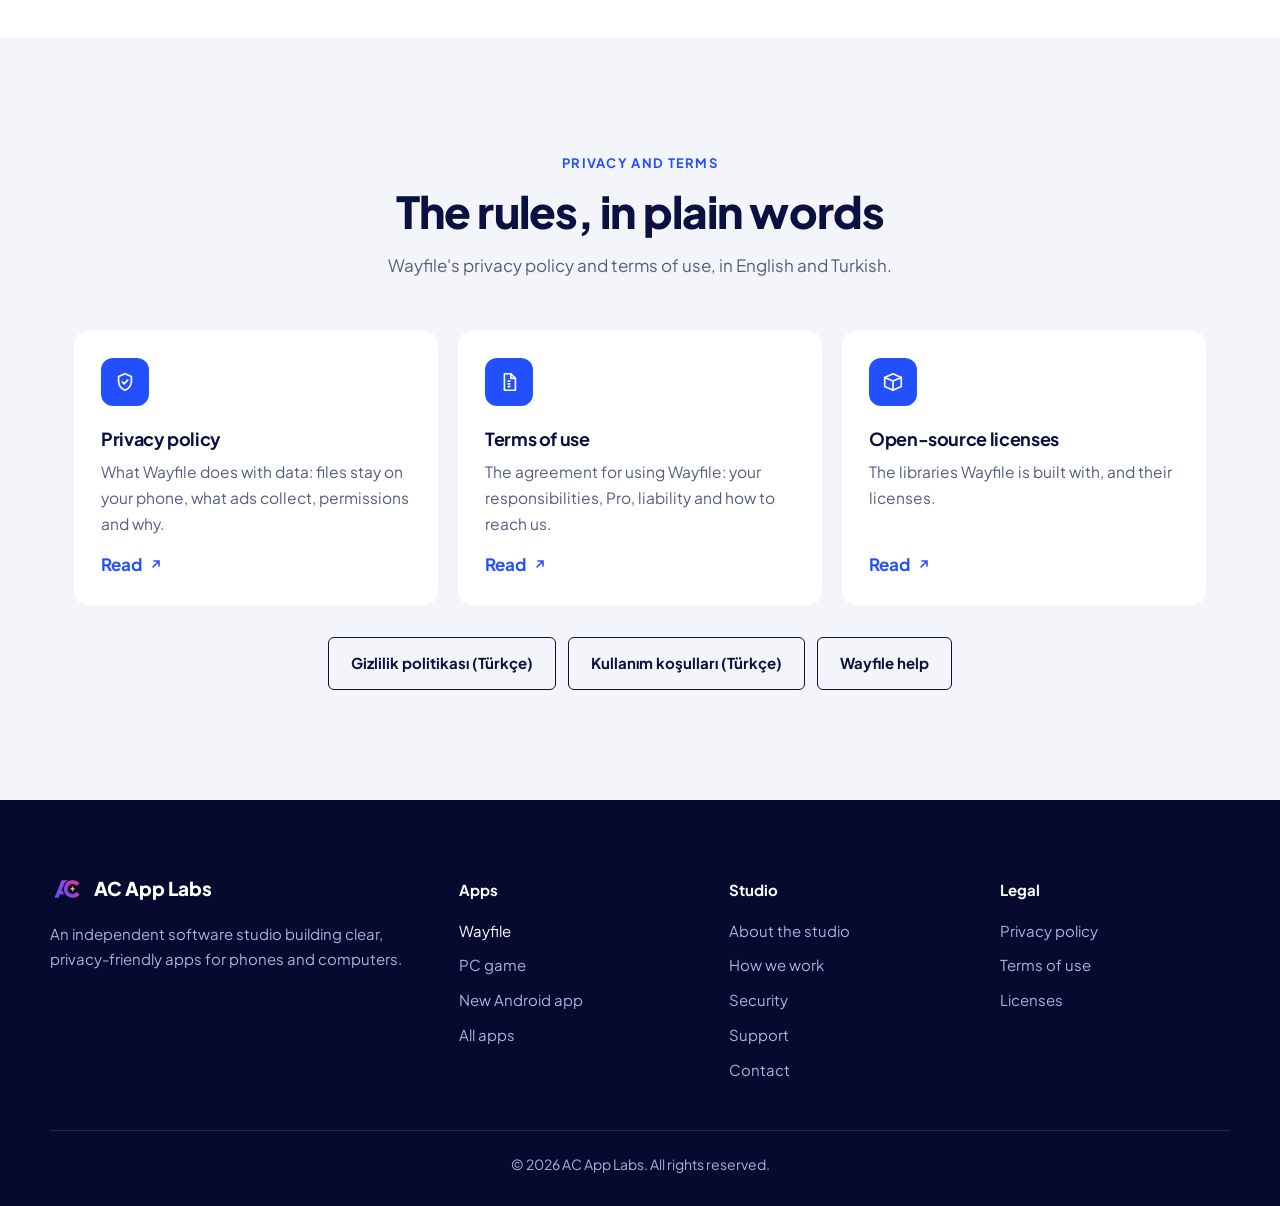
<file: wayfile/index.html>
<!doctype html>
<html lang="en">
<head>
<meta charset="utf-8">
<meta name="viewport" content="width=device-width, initial-scale=1">
<title>Wayfile – File manager for Android</title>
<meta name="description" content="Wayfile is a file manager for Android: browse and organize files, free up space, and send files to your computer or NAS over Wi-Fi. Your files stay on your device.">
<meta name="theme-color" content="#08104a">
<link rel="icon" href="/favicon.ico" sizes="any">
<link rel="icon" href="/assets/studio-logo.svg" type="image/svg+xml">
<link rel="apple-touch-icon" href="/assets/apple-touch-icon.png">
<link rel="preconnect" href="https://fonts.googleapis.com">
<link rel="preconnect" href="https://fonts.gstatic.com" crossorigin>
<link href="https://fonts.googleapis.com/css2?family=Plus+Jakarta+Sans:wght@400;500;600;700;800&display=swap" rel="stylesheet">
<link rel="stylesheet" href="/assets/site.css?v=8">
</head>
<body>

<svg width="0" height="0" style="position:absolute" aria-hidden="true">
  <symbol id="arr" viewBox="0 0 12 12"><path d="M3 9 9 3M4 3h5v5" fill="none" stroke="currentColor" stroke-width="1.6" stroke-linecap="round"/></symbol>
  <symbol id="left" viewBox="0 0 16 16"><path d="M10 3 5 8l5 5" fill="none" stroke="currentColor" stroke-width="1.8" stroke-linecap="round"/></symbol>
  <symbol id="right" viewBox="0 0 16 16"><path d="m6 3 5 5-5 5" fill="none" stroke="currentColor" stroke-width="1.8" stroke-linecap="round"/></symbol>
</svg>

<div class="infobar">
  <div class="wrap">
    <span><span class="dot"></span>Wayfile is coming soon to Google Play · <a href="/wayfile/">Learn more</a></span>
    <ul><li><a href="/support/">Support</a></li><li><a href="/wayfile/privacy/">Privacy</a></li></ul>
  </div>
</div>

<header class="nav">
  <div class="wrap">
    <a class="brand" href="/"><img src="/assets/studio-logo.svg" alt="" width="34" height="34">AC App Labs</a>
    <ul class="menu" id="menu">
      <li><a href="/">Home</a></li>
      <li>
        <button aria-expanded="false" aria-controls="mega" aria-current="page">Apps <svg class="chev" viewBox="0 0 10 10" aria-hidden="true"><path d="M1 3l4 4 4-4" fill="none" stroke="currentColor" stroke-width="1.6"/></svg></button>
        <div class="mega" id="mega">
          <a href="/wayfile/"><img src="/assets/wayfile.png" alt=""><span><b>Wayfile</b><small>File manager for Android</small></span><span class="tag">Soon</span></a>
          <a href="/apps/#game"><span class="slot" aria-hidden="true"><svg viewBox="0 0 24 24" width="24" height="24" fill="none" stroke="currentColor" stroke-width="1.8" stroke-linecap="round"><rect x="2" y="7" width="20" height="11" rx="5.5"/><path d="M7 10.5v4M5 12.5h4"/><circle cx="16" cy="11.5" r="1"/><circle cx="18" cy="13.8" r="1"/></svg></span><span><b>PC game</b><small>Coming soon on Steam</small></span><span class="tag">In design</span></a>
          <a href="/apps/#android"><span class="slot" aria-hidden="true">+</span><span><b>New Android app</b><small>Design and testing</small></span><span class="tag">In design</span></a>
          <a href="/apps/"><span class="slot" aria-hidden="true">≡</span><span><b>All apps</b><small>Everything we make</small></span><span></span></a>
        </div>
      </li>
      <li><a href="/about/">Studio</a></li>
      <li><a href="/process/">How we work</a></li>
      <li><a href="/security/">Security</a></li>
      <li><a href="/support/">Support <span class="badge-new">FAQ</span></a></li>
    </ul>
    <a class="btn btn-blue" href="/contact/">Get in touch</a>
    <button class="burger" aria-label="Menu" aria-expanded="false" aria-controls="menu"><span></span><span></span><span></span></button>
  </div>
</header>
<nav class="subnav" aria-label="Wayfile"><div class="wrap"><span class="subnav-title"><img src="/assets/wayfile.png" alt="" width="24" height="24">Wayfile</span><a href="/wayfile/" aria-current="page">Overview</a><a href="/wayfile/privacy/">Privacy policy</a><a href="/wayfile/terms/">Terms of use</a><a href="/wayfile/licenses/">Licenses</a><a href="/wayfile/help/">Help</a></div></nav>

<section class="page-hero tall">
  <div class="galaxy" aria-hidden="true"><i></i><i></i><i></i><i></i><i></i><i class="swirl"></i><b></b></div>
  <div class="wrap">
    <img class="app-icon" src="/assets/wayfile.png" alt="" width="88" height="88">
    <h1>Wayfile</h1>
    <p class="lead">A tidy, private file manager for Android, with Wi-Fi transfer to your computer and NAS.</p>
    <span class="status">Coming soon to Google Play</span>
  </div>
</section>

<main>
<div class="showcase-band"><div class="wrap showcase" id="closer">
  <div class="stage">
    <div class="stage-head">
      <div class="stage-title"><img src="/assets/wayfile.png" alt="" width="44" height="44"><div><b>A closer look at Wayfile</b><small>Tap a number to see what it does</small></div></div>
      <div class="seg" role="tablist">
        <button role="tab" aria-selected="true" data-view="v-phone">Phone</button>
        <button role="tab" aria-selected="false" data-view="v-pc">Computer</button>
      </div>
    </div>
    <div class="view phone" id="v-phone">
      <ol class="notes left">
        <li><button data-i="1"><span class="n">01</span><span><b>Ready for your PC</b><span class="t">Send files over Wi-Fi. No cable, no account.</span></span></button></li>
        <li><button data-i="2"><span class="n">02</span><span><b>Added today</b><span class="t">Downloads, saves and shares from today in one place.</span></span></button></li>
      </ol>
      <div class="screen">
        <img src="/assets/wayfile-home.jpg" alt="Wayfile home screen" width="540" height="1200">
        <button class="hot" data-i="1" style="left:57%;top:6.3%" aria-label="1">1</button>
        <button class="hot" data-i="2" style="left:4%;top:21%" aria-label="2">2</button>
        <button class="hot" data-i="3" style="left:27%;top:52%" aria-label="3">3</button>
        <button class="hot" data-i="4" style="left:5%;top:72.5%" aria-label="4">4</button>
      </div>
      <ol class="notes left">
        <li><button data-i="3"><span class="n">03</span><span><b>Storage at a glance</b><span class="t">Real sizes, read from the disk itself.</span></span></button></li>
        <li><button data-i="4"><span class="n">04</span><span><b>Every file by type</b><span class="t">Images, videos, documents, archives and apps.</span></span></button></li>
      </ol>
      <ol class="notes all">
        <li><button data-i="1"><span class="n">01</span><span><b>Ready for your PC</b><span class="t">Send files over Wi-Fi. No cable, no account.</span></span></button></li>
        <li><button data-i="2"><span class="n">02</span><span><b>Added today</b><span class="t">Downloads, saves and shares from today in one place.</span></span></button></li>
        <li><button data-i="3"><span class="n">03</span><span><b>Storage at a glance</b><span class="t">Real sizes, read from the disk itself.</span></span></button></li>
        <li><button data-i="4"><span class="n">04</span><span><b>Every file by type</b><span class="t">Images, videos, documents, archives and apps.</span></span></button></li>
      </ol>
    </div>
    <div class="view wide" id="v-pc" hidden>
      <div class="screen">
        <img src="/assets/wayfile-pc.jpg" alt="Wayfile transfer page in a computer's browser" width="960" height="600">
        <button class="hot" data-i="1" style="left:61%;top:13%" aria-label="1">1</button>
        <button class="hot" data-i="2" style="left:33%;top:46%" aria-label="2">2</button>
        <button class="hot" data-i="3" style="left:33%;top:57%" aria-label="3">3</button>
        <button class="hot" data-i="4" style="left:33%;top:73%" aria-label="4">4</button>
      </div>
      <ol class="notes">
        <li><button data-i="1"><span class="n">01</span><span><b>Your language</b><span class="t">The page follows the browser's language.</span></span></button></li>
        <li><button data-i="2"><span class="n">02</span><span><b>One-time PIN</b><span class="t">Six digits from the phone, valid once.</span></span></button></li>
        <li><button data-i="3"><span class="n">03</span><span><b>Approved on the phone</b><span class="t">Every connection is confirmed there.</span></span></button></li>
        <li><button data-i="4"><span class="n">04</span><span><b>Direct, no server</b><span class="t">Same network only; files never go to a server.</span></span></button></li>
      </ol>
    </div>
  </div>
</div></div>

<section class="block" id="features">
  <div class="wrap">
    <div class="head-center"><p class="kicker">What it does</p><h2>Everything your files need, in one clear app</h2><p style="max-width:40em;margin:0 auto;color:var(--muted)">Tap a card to see the details.</p></div>
    <div class="more-grid">
      <details class="more-card"><summary><span class="ico"><svg viewBox="0 0 24 24" aria-hidden="true"><path d="M3 7a2 2 0 0 1 2-2h4l2 2h8a2 2 0 0 1 2 2v8a2 2 0 0 1-2 2H5a2 2 0 0 1-2-2z"/></svg></span><span><b>Browse and organize</b><small>Every file and folder, the way a computer shows them.</small></span></summary><div class="more-body"><ul><li>Two panes side by side for copying and moving.</li><li>Undo after copy, move, rename and delete.</li><li>Tags, a file basket for collecting files, and a recycle bin you can restore from.</li><li>Go straight to any folder by typing its address.</li></ul></div></details>
      <details class="more-card"><summary><span class="ico"><svg viewBox="0 0 24 24" aria-hidden="true"><circle cx="11" cy="11" r="6"/><path d="m20 20-4.5-4.5"/></svg></span><span><b>Find anything</b><small>Search names, and the text inside documents.</small></span></summary><div class="more-body"><ul><li>Search the text of PDF, Word and Excel files, right on the phone.</li><li>Categories for images, videos, audio, documents, archives and apps.</li><li>"Added today" lists everything that arrived today.</li></ul></div></details>
      <details class="more-card"><summary><span class="ico"><svg viewBox="0 0 24 24" aria-hidden="true"><path d="M4 7h16M9 7V4h6v3M6 7l1 13h10l1-13"/></svg></span><span><b>Free up space</b><small>See what fills your phone and clear it.</small></span></summary><div class="more-body"><ul><li>Large files, duplicates and app caches.</li><li>The camera copy is kept as the original when duplicates look alike.</li><li>Shrink photos and videos before sharing them.</li></ul></div></details>
      <details class="more-card"><summary><span class="ico"><svg viewBox="0 0 24 24" aria-hidden="true"><rect x="2" y="4" width="15" height="11" rx="2"/><path d="M6 19h7M9.5 15v4"/><rect x="16" y="9" width="6" height="11" rx="1.5"/></svg></span><span><b>Computer over Wi-Fi</b><small>Send files both ways from any browser.</small></span></summary><div class="more-body"><ul><li>Nothing to install on the computer.</li><li>A one-time PIN and approval on the phone.</li><li>Download a whole folder as one ZIP; live progress with speed and time left.</li></ul></div></details>
      <details class="more-card"><summary><span class="ico"><svg viewBox="0 0 24 24" aria-hidden="true"><rect x="3" y="4" width="18" height="6" rx="1.5"/><rect x="3" y="14" width="18" height="6" rx="1.5"/><path d="M7 7h.01M7 17h.01"/></svg></span><span><b>NAS and shared folders</b><small>Work with your network storage.</small></span></summary><div class="more-body"><ul><li>Browse, upload and download on SMB network locations.</li><li>Back up your phone's photos, documents and messaging media.</li><li>Keep a folder in sync with one-way sync; transfers resume after a dropped connection.</li></ul></div></details>
      <details class="more-card"><summary><span class="ico"><svg viewBox="0 0 24 24" aria-hidden="true"><path d="M3 7l9-4 9 4v10l-9 4-9-4z"/><path d="M3 7l9 4 9-4M12 11v10"/></svg></span><span><b>Archives and contact cards</b><small>ZIP files and .vcf cards open inside the app.</small></span></summary><div class="more-body"><ul><li>Open, extract and create ZIP files, including old Windows ZIPs with Turkish names.</li><li>See the people in a .vcf file and add one or several to your contacts.</li></ul></div></details>
    </div>
  </div>
</section>

<section class="block soft" id="tested">
  <div class="wrap">
    <div class="head-center"><p class="kicker">How it is tested</p><h2>Tried on real phones before you get it</h2></div>
    <div class="stats">
      <div><strong>79</strong><span>steps in the written test list</span></div>
      <div><strong>31</strong><span>issues logged, each fixed or explained</span></div>
      <div><strong>9–17</strong><span>Android versions checked</span></div>
      <div><strong>3</strong><span>security review rounds</span></div>
    </div>
    <div class="cards mt">
      <article class="card"><span class="ico"><svg viewBox="0 0 24 24" aria-hidden="true"><path d="M9 3h6M10 3v6L5 19a2 2 0 0 0 1.8 2.9h10.4A2 2 0 0 0 19 19l-5-10V3"/></svg></span><h3>Every feature, step by step</h3><p>Install, start-up time, file operations, cleanup, PC and NAS transfer, languages and permissions, each with an expected result.</p></article>
      <article class="card"><span class="ico"><svg viewBox="0 0 24 24" aria-hidden="true"><path d="M2 12s3.5-7 10-7 10 7 10 7-3.5 7-10 7S2 12 2 12z"/><circle cx="12" cy="12" r="3"/></svg></span><h3>Attacks tried on purpose</h3><p>Wrong PINs, requests from another computer, crafted ZIP files and misleading file names are all refused.</p></article>
      <article class="card"><span class="ico"><svg viewBox="0 0 24 24" aria-hidden="true"><path d="M13 2 4 14h7l-1 8 9-12h-7z"/></svg></span><h3>Real-world conditions</h3><p>Locked screens mid-transfer, open networks, battery savers and very large files.</p></article>
    </div>
  </div>
</section>

<section class="block" id="tips">
  <div class="wrap">
    <div class="head-center"><p class="kicker">Usage tips</p><h2>Get more out of Wayfile</h2><p style="max-width:40em;margin:0 auto;color:var(--muted)">Small things that make a big difference.</p></div>
    <div class="more-grid">
      <details class="more-card"><summary><span class="ico"><svg viewBox="0 0 24 24" aria-hidden="true"><path d="M2 12s3.5-7 10-7 10 7 10 7-3.5 7-10 7S2 12 2 12z"/><circle cx="12" cy="12" r="3"/></svg></span><span><b>Not sure what a tile does?</b><small>Every home screen tile has an ⓘ button.</small></span></summary><div class="more-body"><ul><li>Tap ⓘ to read what the tile is for and how to use it, with a shortcut to open it.</li></ul></div></details>
      <details class="more-card"><summary><span class="ico"><svg viewBox="0 0 24 24" aria-hidden="true"><rect x="2" y="4" width="15" height="11" rx="2"/><path d="M6 19h7M9.5 15v4"/><rect x="16" y="9" width="6" height="11" rx="1.5"/></svg></span><span><b>Send files to your computer</b><small>Same Wi-Fi, a browser and a PIN.</small></span></summary><div class="more-body"><ul><li>Open PC transfer in Wayfile.</li><li>Type the address it shows into the computer's browser.</li><li>Enter the PIN and approve on the phone.</li></ul></div></details>
      <details class="more-card"><summary><span class="ico"><svg viewBox="0 0 24 24" aria-hidden="true"><circle cx="9" cy="8" r="3.5"/><path d="M2.5 20a6.5 6.5 0 0 1 13 0M16 4.5a3.5 3.5 0 0 1 0 7M18 14a6 6 0 0 1 3.5 6"/></svg></span><span><b>On a shared computer?</b><small>Tick "This is a shared computer" when signing in.</small></span></summary><div class="more-body"><ul><li>The session ends after 2 idle minutes and when the tab closes.</li><li>Delete what you downloaded before you leave.</li></ul></div></details>
      <details class="more-card"><summary><span class="ico"><svg viewBox="0 0 24 24" aria-hidden="true"><circle cx="12" cy="12" r="9"/><path d="M12 7v5l3 2"/></svg></span><span><b>Changed your mind?</b><small>Undo is right there.</small></span></summary><div class="more-body"><ul><li>After copying, moving, renaming or deleting, tap Undo in the address bar.</li><li>Deleted items go to the recycle bin first, so you can restore them.</li></ul></div></details>
      <details class="more-card"><summary><span class="ico"><svg viewBox="0 0 24 24" aria-hidden="true"><path d="M13 2 4 14h7l-1 8 9-12h-7z"/></svg></span><span><b>Transfers stop in the background?</b><small>Some phones pause apps to save battery.</small></span></summary><div class="more-body"><ul><li>Settings has a battery guide with the exact steps for Xiaomi, Samsung, Huawei, OPPO, vivo and others.</li></ul></div></details>
      <details class="more-card"><summary><span class="ico"><svg viewBox="0 0 24 24" aria-hidden="true"><rect x="3" y="4" width="18" height="6" rx="1.5"/><rect x="3" y="14" width="18" height="6" rx="1.5"/><path d="M7 7h.01M7 17h.01"/></svg></span><span><b>NAS only at home</b><small>Keep network locations to Wi-Fi.</small></span></summary><div class="more-body"><ul><li>Each network location can be set to connect only over Wi-Fi, so it never uses mobile data.</li></ul></div></details>
    </div>
  </div>
</section>

<section class="block soft">
  <div class="wrap split">
    <div class="collage">
      <div class="pc"><img src="/assets/wayfile-pc.jpg" alt="Wayfile's transfer page in a computer's browser" width="960" height="600"></div>
      <div class="ph"><img src="/assets/wayfile-home.jpg" alt="Wayfile home screen on a phone" width="540" height="1200"></div>
    </div>
    <div>
      <p class="kicker">Private by design</p>
      <h2>Your files stay on your phone</h2>
      <ul class="ticks">
        <li>No account or sign-up.</li>
        <li>Transfers go straight to your own computer or NAS on your local network.</li>
        <li>Every computer connection is approved on the phone, with a PIN that works once.</li>
        <li>Wayfile never reads your contacts; it only hands a contact card to your phone's Contacts app when you ask.</li>
      </ul>
      <div class="actions" style="display:flex;flex-wrap:wrap;gap:12px">
        <a class="btn btn-blue" href="/wayfile/privacy/">Privacy policy <svg class="arrow"><use href="#arr"/></svg></a>
        <a class="btn btn-line" href="/security/">Security</a>
      </div>
    </div>
  </div>
</section>

<section class="block">
  <div class="wrap">
    <div class="head-center"><p class="kicker">Details</p><h2>Good to know</h2></div>
    <div class="facts-row">
      <div><strong>Android 8.0 or newer</strong><span>Phones and tablets.</span></div>
      <div><strong>14 languages</strong><span>Including right-to-left Arabic.</span></div>
      <div><strong>Free with small ads</strong><span>A one-time Pro purchase removes them.</span></div>
    </div>
    <div class="doc-links" style="justify-content:center">
    </div>
  </div>
</section>

<section class="block soft" id="legal">
  <div class="wrap">
    <div class="head-center"><p class="kicker">Privacy and terms</p><h2>The rules, in plain words</h2><p style="max-width:40em;margin:0 auto;color:var(--muted)">Wayfile's privacy policy and terms of use, in English and Turkish.</p></div>
    <div class="cards">
      <a class="card link-card" href="/wayfile/privacy/"><span class="ico"><svg viewBox="0 0 24 24" aria-hidden="true"><path d="M12 3l7 3v5c0 4.5-3 8.4-7 10-4-1.6-7-5.5-7-10V6z"/><path d="M9 12l2 2 4-4"/></svg></span><h3>Privacy policy</h3><p>What Wayfile does with data: files stay on your phone, what ads collect, permissions and why.</p><span class="more-link">Read <svg class="arrow"><use href="#arr"/></svg></span></a>
      <a class="card link-card" href="/wayfile/terms/"><span class="ico"><svg viewBox="0 0 24 24" aria-hidden="true"><path d="M7 3h7l5 5v13H7z"/><path d="M14 3v5h5M11 11h2M11 14h2M11 17h2"/></svg></span><h3>Terms of use</h3><p>The agreement for using Wayfile: your responsibilities, Pro, liability and how to reach us.</p><span class="more-link">Read <svg class="arrow"><use href="#arr"/></svg></span></a>
      <a class="card link-card" href="/wayfile/licenses/"><span class="ico"><svg viewBox="0 0 24 24" aria-hidden="true"><path d="M3 7l9-4 9 4v10l-9 4-9-4z"/><path d="M3 7l9 4 9-4M12 11v10"/></svg></span><h3>Open-source licenses</h3><p>The libraries Wayfile is built with, and their licenses.</p><span class="more-link">Read <svg class="arrow"><use href="#arr"/></svg></span></a>
    </div>
    <div class="doc-links" style="justify-content:center">
      <a class="btn btn-line" href="/wayfile/privacy/tr/">Gizlilik politikası (Türkçe)</a>
      <a class="btn btn-line" href="/wayfile/terms/tr/">Kullanım koşulları (Türkçe)</a>
      <a class="btn btn-line" href="/wayfile/help/">Wayfile help</a>
    </div>
  </div>
</section>
</main>

<footer>
  <div class="wrap fgrid">
    <div>
      <a class="brand" href="/"><img src="/assets/studio-logo.svg" alt="" width="34" height="34">AC App Labs</a>
      <p>An independent software studio building clear, privacy-friendly apps for phones and computers.</p>
    </div>
    <div><h4>Apps</h4><ul><li><a href="/wayfile/" aria-current="page">Wayfile</a></li><li><a href="/apps/#game">PC game</a></li><li><a href="/apps/#android">New Android app</a></li><li><a href="/apps/">All apps</a></li></ul></div>
    <div><h4>Studio</h4><ul><li><a href="/about/">About the studio</a></li><li><a href="/process/">How we work</a></li><li><a href="/security/">Security</a></li><li><a href="/support/">Support</a></li><li><a href="/contact/">Contact</a></li></ul></div>
    <div><h4>Legal</h4><ul><li><a href="/wayfile/privacy/">Privacy policy</a></li><li><a href="/wayfile/terms/">Terms of use</a></li><li><a href="/wayfile/licenses/">Licenses</a></li></ul></div>
  </div>
  <div class="wrap fbottom">© <span id="y">2026</span> AC App Labs. All rights reserved.</div>
</footer>

<script src="/assets/site.js?v=8"></script>
</body>
</html>
</file>
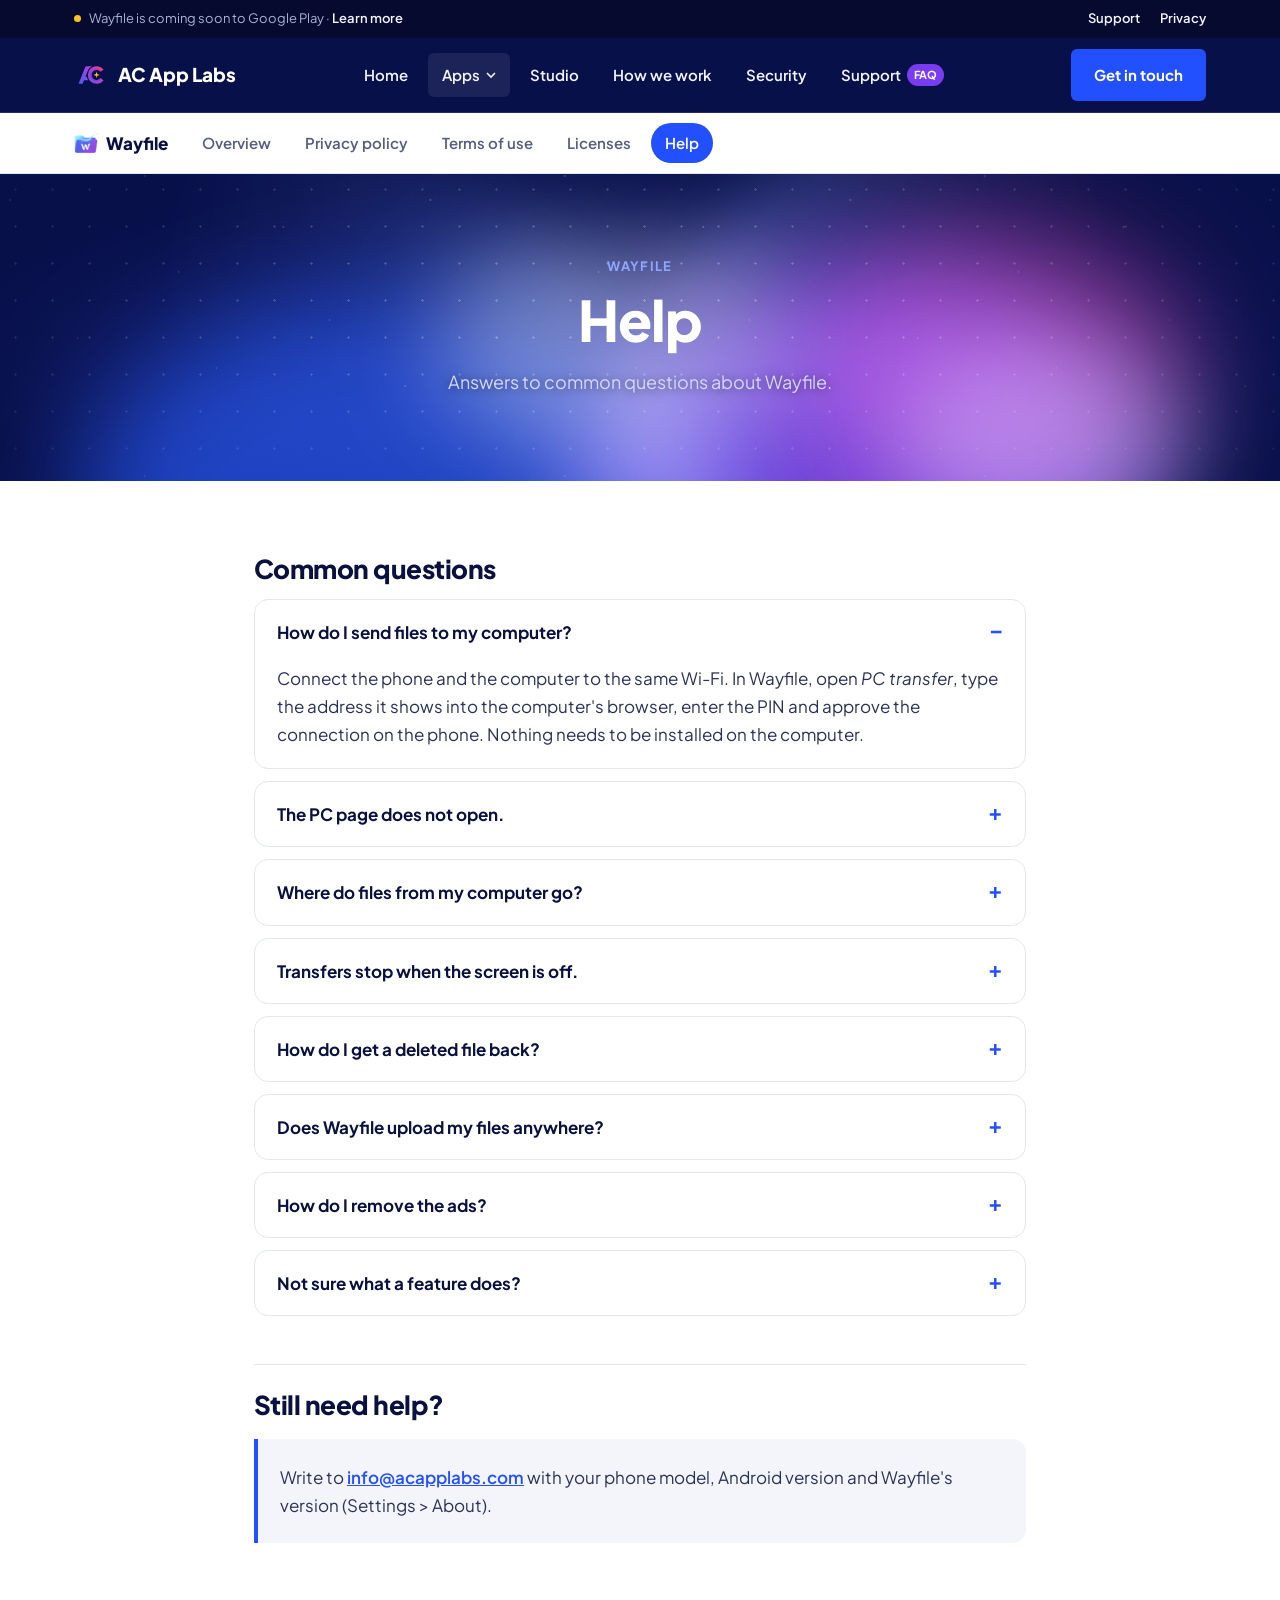
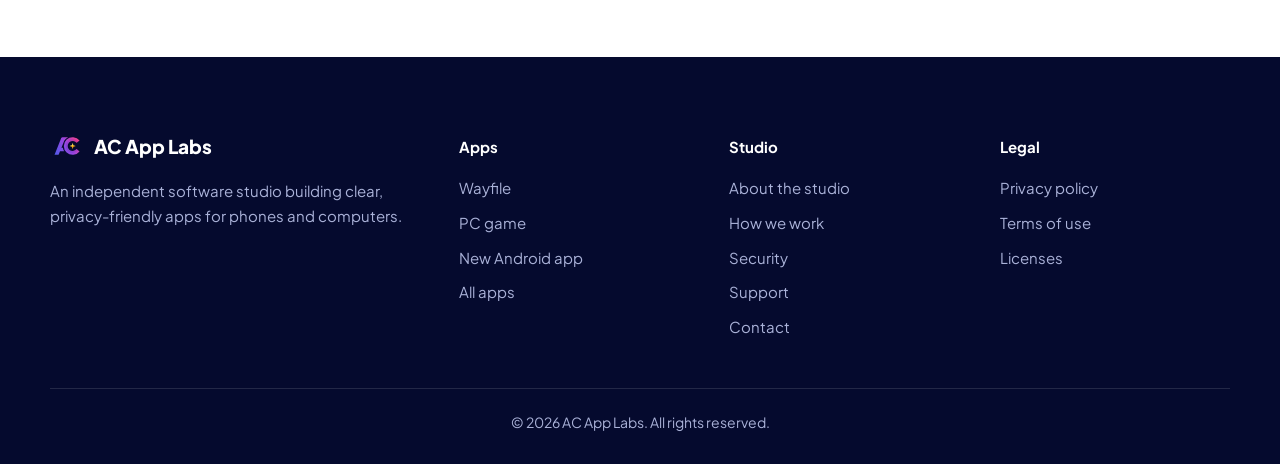
<file: wayfile/help/index.html>
<!doctype html>
<html lang="en">
<head>
<meta charset="utf-8">
<meta name="viewport" content="width=device-width, initial-scale=1">
<title>Wayfile – Help</title>
<meta name="description" content="Help for Wayfile, the file manager for Android: common questions, tips and how to reach us.">
<meta name="theme-color" content="#08104a">
<link rel="icon" href="/favicon.ico" sizes="any">
<link rel="icon" href="/assets/studio-logo.svg" type="image/svg+xml">
<link rel="apple-touch-icon" href="/assets/apple-touch-icon.png">
<link rel="preconnect" href="https://fonts.googleapis.com">
<link rel="preconnect" href="https://fonts.gstatic.com" crossorigin>
<link href="https://fonts.googleapis.com/css2?family=Plus+Jakarta+Sans:wght@400;500;600;700;800&display=swap" rel="stylesheet">
<link rel="stylesheet" href="/assets/site.css?v=8">
</head>
<body>

<svg width="0" height="0" style="position:absolute" aria-hidden="true">
  <symbol id="arr" viewBox="0 0 12 12"><path d="M3 9 9 3M4 3h5v5" fill="none" stroke="currentColor" stroke-width="1.6" stroke-linecap="round"/></symbol>
  <symbol id="left" viewBox="0 0 16 16"><path d="M10 3 5 8l5 5" fill="none" stroke="currentColor" stroke-width="1.8" stroke-linecap="round"/></symbol>
  <symbol id="right" viewBox="0 0 16 16"><path d="m6 3 5 5-5 5" fill="none" stroke="currentColor" stroke-width="1.8" stroke-linecap="round"/></symbol>
</svg>

<div class="infobar">
  <div class="wrap">
    <span><span class="dot"></span>Wayfile is coming soon to Google Play · <a href="/wayfile/">Learn more</a></span>
    <ul><li><a href="/support/">Support</a></li><li><a href="/wayfile/privacy/">Privacy</a></li></ul>
  </div>
</div>

<header class="nav">
  <div class="wrap">
    <a class="brand" href="/"><img src="/assets/studio-logo.svg" alt="" width="34" height="34">AC App Labs</a>
    <ul class="menu" id="menu">
      <li><a href="/">Home</a></li>
      <li>
        <button aria-expanded="false" aria-controls="mega" aria-current="page">Apps <svg class="chev" viewBox="0 0 10 10" aria-hidden="true"><path d="M1 3l4 4 4-4" fill="none" stroke="currentColor" stroke-width="1.6"/></svg></button>
        <div class="mega" id="mega">
          <a href="/wayfile/"><img src="/assets/wayfile.png" alt=""><span><b>Wayfile</b><small>File manager for Android</small></span><span class="tag">Soon</span></a>
          <a href="/apps/#game"><span class="slot" aria-hidden="true"><svg viewBox="0 0 24 24" width="24" height="24" fill="none" stroke="currentColor" stroke-width="1.8" stroke-linecap="round"><rect x="2" y="7" width="20" height="11" rx="5.5"/><path d="M7 10.5v4M5 12.5h4"/><circle cx="16" cy="11.5" r="1"/><circle cx="18" cy="13.8" r="1"/></svg></span><span><b>PC game</b><small>Coming soon on Steam</small></span><span class="tag">In design</span></a>
          <a href="/apps/#android"><span class="slot" aria-hidden="true">+</span><span><b>New Android app</b><small>Design and testing</small></span><span class="tag">In design</span></a>
          <a href="/apps/"><span class="slot" aria-hidden="true">≡</span><span><b>All apps</b><small>Everything we make</small></span><span></span></a>
        </div>
      </li>
      <li><a href="/about/">Studio</a></li>
      <li><a href="/process/">How we work</a></li>
      <li><a href="/security/">Security</a></li>
      <li><a href="/support/">Support <span class="badge-new">FAQ</span></a></li>
    </ul>
    <a class="btn btn-blue" href="/contact/">Get in touch</a>
    <button class="burger" aria-label="Menu" aria-expanded="false" aria-controls="menu"><span></span><span></span><span></span></button>
  </div>
</header>
<nav class="subnav" aria-label="Wayfile"><div class="wrap"><span class="subnav-title"><img src="/assets/wayfile.png" alt="" width="24" height="24">Wayfile</span><a href="/wayfile/">Overview</a><a href="/wayfile/privacy/">Privacy policy</a><a href="/wayfile/terms/">Terms of use</a><a href="/wayfile/licenses/">Licenses</a><a href="/wayfile/help/" aria-current="page">Help</a></div></nav>

<section class="page-hero">
  <div class="galaxy" aria-hidden="true"><i></i><i></i><i></i><i></i><i></i><i class="swirl"></i><b></b></div>
  <div class="wrap">
    <p class="eyebrow">Wayfile</p>
    <h1>Help</h1>
    <p class="lead">Answers to common questions about Wayfile.</p>
  </div>
</section>

<main class="doc">
  <h2>Common questions</h2>
  <details class="faq" open><summary>How do I send files to my computer?</summary>
  <p>Connect the phone and the computer to the same Wi-Fi. In Wayfile, open <em>PC transfer</em>, type the address it shows into the computer's browser, enter the PIN and approve the connection on the phone. Nothing needs to be installed on the computer.</p></details>
  <details class="faq"><summary>The PC page does not open.</summary>
  <p>Check that both devices are on the same Wi-Fi; connections over mobile data are refused on purpose. Type the address exactly as Wayfile shows it, including the number after the colon. Some guest and public networks block devices from seeing each other; try your home network.</p></details>
  <details class="faq"><summary>Where do files from my computer go?</summary>
  <p>To <code>Download/Wayfile/Computer</code> by default. The PC transfer screen shows the folder and lets you pick another one.</p></details>
  <details class="faq"><summary>Transfers stop when the screen is off.</summary>
  <p>Some phones pause apps to save battery. Wayfile's settings have a battery guide with the steps for Xiaomi, Samsung, Huawei, OPPO, vivo and others.</p></details>
  <details class="faq"><summary>How do I get a deleted file back?</summary>
  <p>Deleted items go to the recycle bin first. Open the recycle bin from the side menu and restore the item. Right after deleting, you can also tap Undo.</p></details>
  <details class="faq"><summary>Does Wayfile upload my files anywhere?</summary>
  <p>No. Files only leave your phone when you send them: to your own computer, your network storage or an app you choose. See the <a href="/wayfile/privacy/">privacy policy</a>.</p></details>
  <details class="faq"><summary>How do I remove the ads?</summary>
  <p>A one-time Pro purchase inside the app removes them.</p></details>
  <details class="faq"><summary>Not sure what a feature does?</summary>
  <p>Tap the ⓘ button on a home screen tile. More tips are on the <a href="/wayfile/#tips">Wayfile page</a>.</p></details>

  <h2>Still need help?</h2>
  <div class="notice">
    <p>Write to <a href="mailto:info@acapplabs.com?subject=Wayfile%20support">info@acapplabs.com</a> with your phone model, Android version and Wayfile's version (Settings &gt; About).</p>
  </div>
</main>

<footer>
  <div class="wrap fgrid">
    <div>
      <a class="brand" href="/"><img src="/assets/studio-logo.svg" alt="" width="34" height="34">AC App Labs</a>
      <p>An independent software studio building clear, privacy-friendly apps for phones and computers.</p>
    </div>
    <div><h4>Apps</h4><ul><li><a href="/wayfile/">Wayfile</a></li><li><a href="/apps/#game">PC game</a></li><li><a href="/apps/#android">New Android app</a></li><li><a href="/apps/">All apps</a></li></ul></div>
    <div><h4>Studio</h4><ul><li><a href="/about/">About the studio</a></li><li><a href="/process/">How we work</a></li><li><a href="/security/">Security</a></li><li><a href="/support/">Support</a></li><li><a href="/contact/">Contact</a></li></ul></div>
    <div><h4>Legal</h4><ul><li><a href="/wayfile/privacy/">Privacy policy</a></li><li><a href="/wayfile/terms/">Terms of use</a></li><li><a href="/wayfile/licenses/">Licenses</a></li></ul></div>
  </div>
  <div class="wrap fbottom">© <span id="y">2026</span> AC App Labs. All rights reserved.</div>
</footer>

<script src="/assets/site.js?v=8"></script>
</body>
</html>
</file>
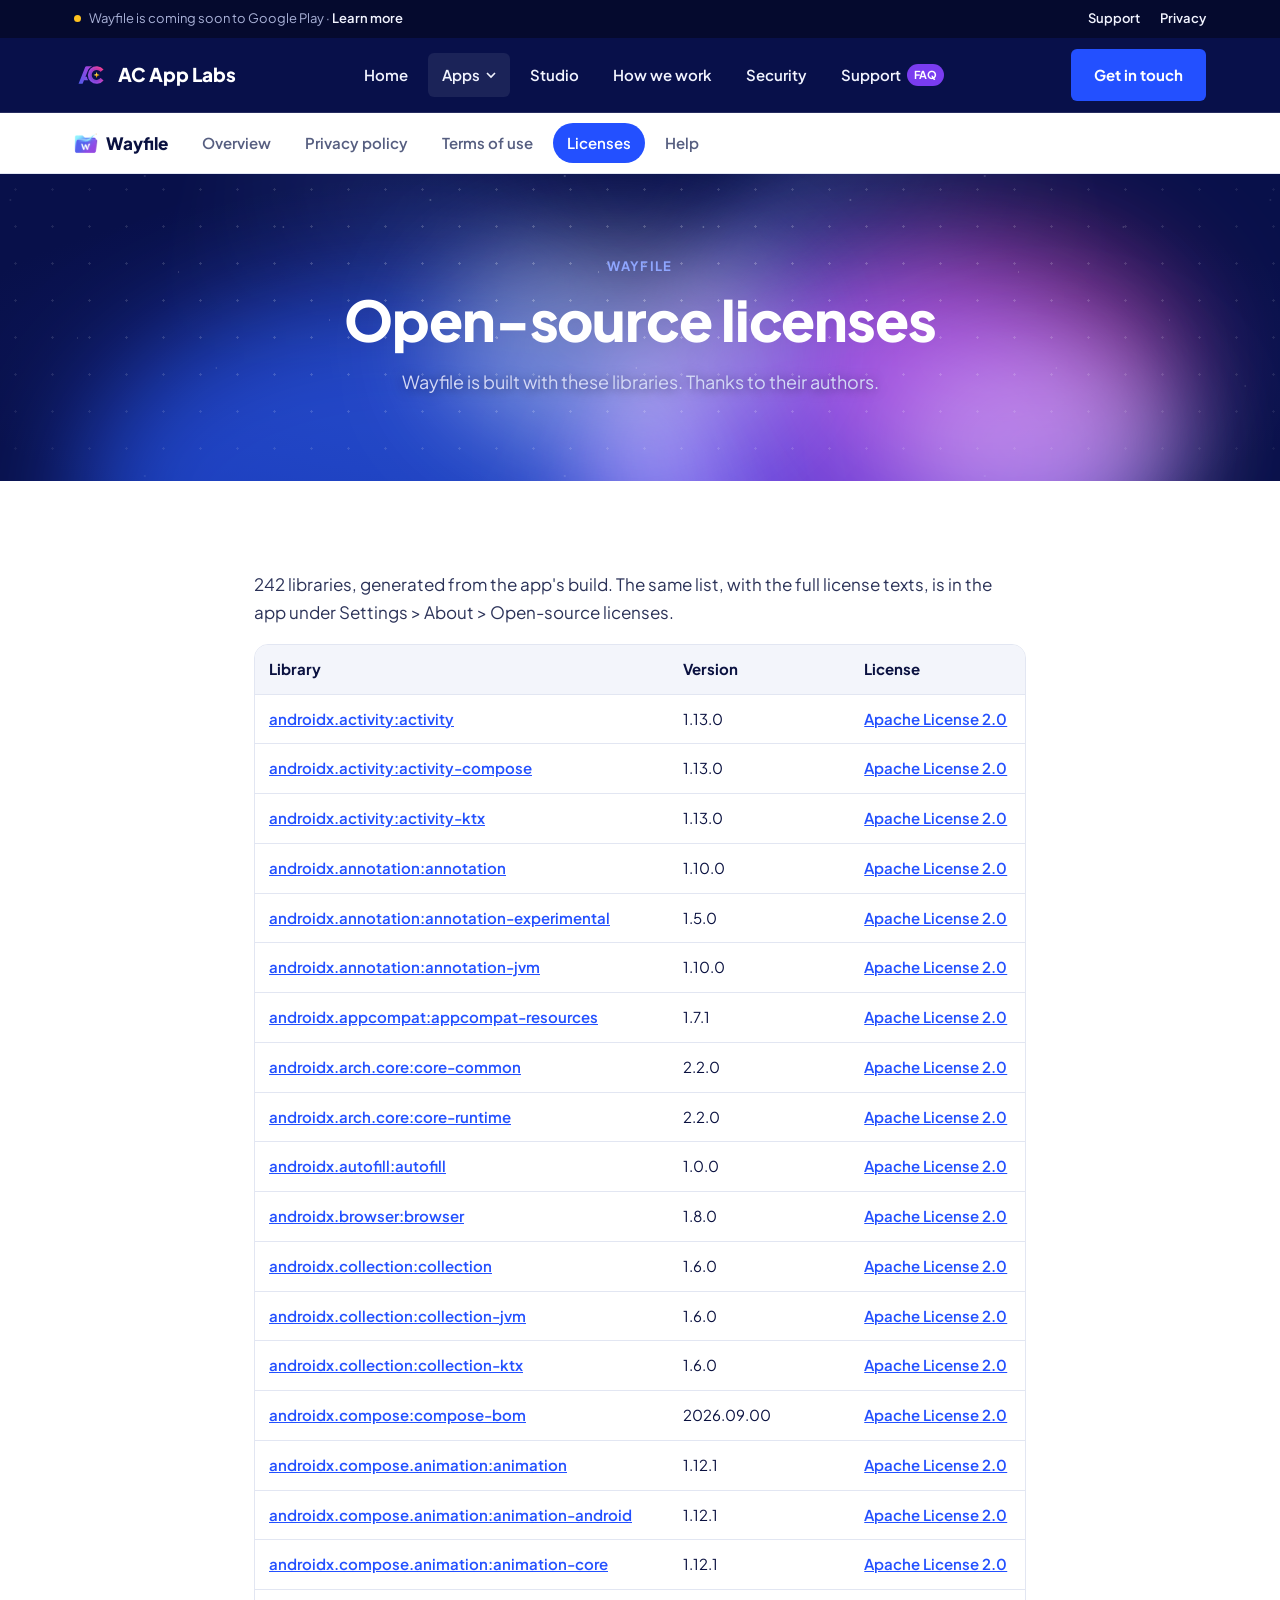
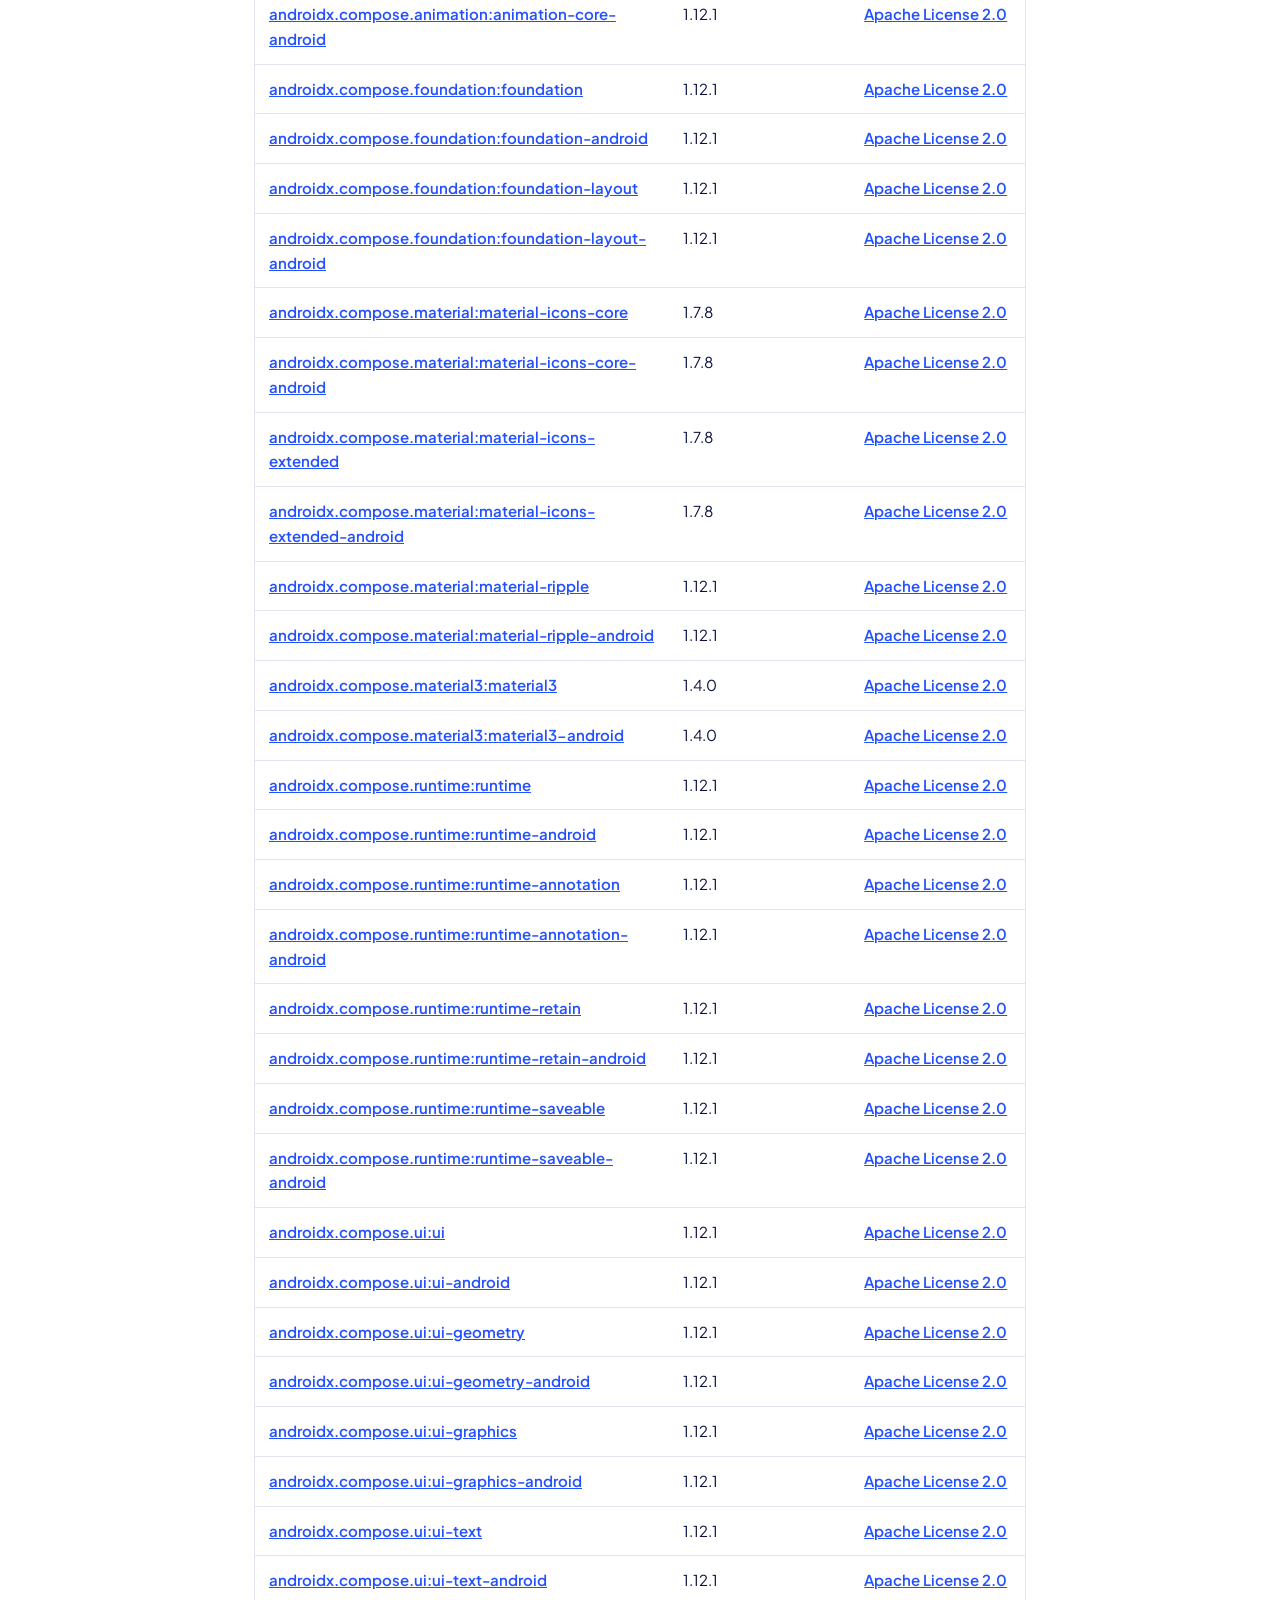
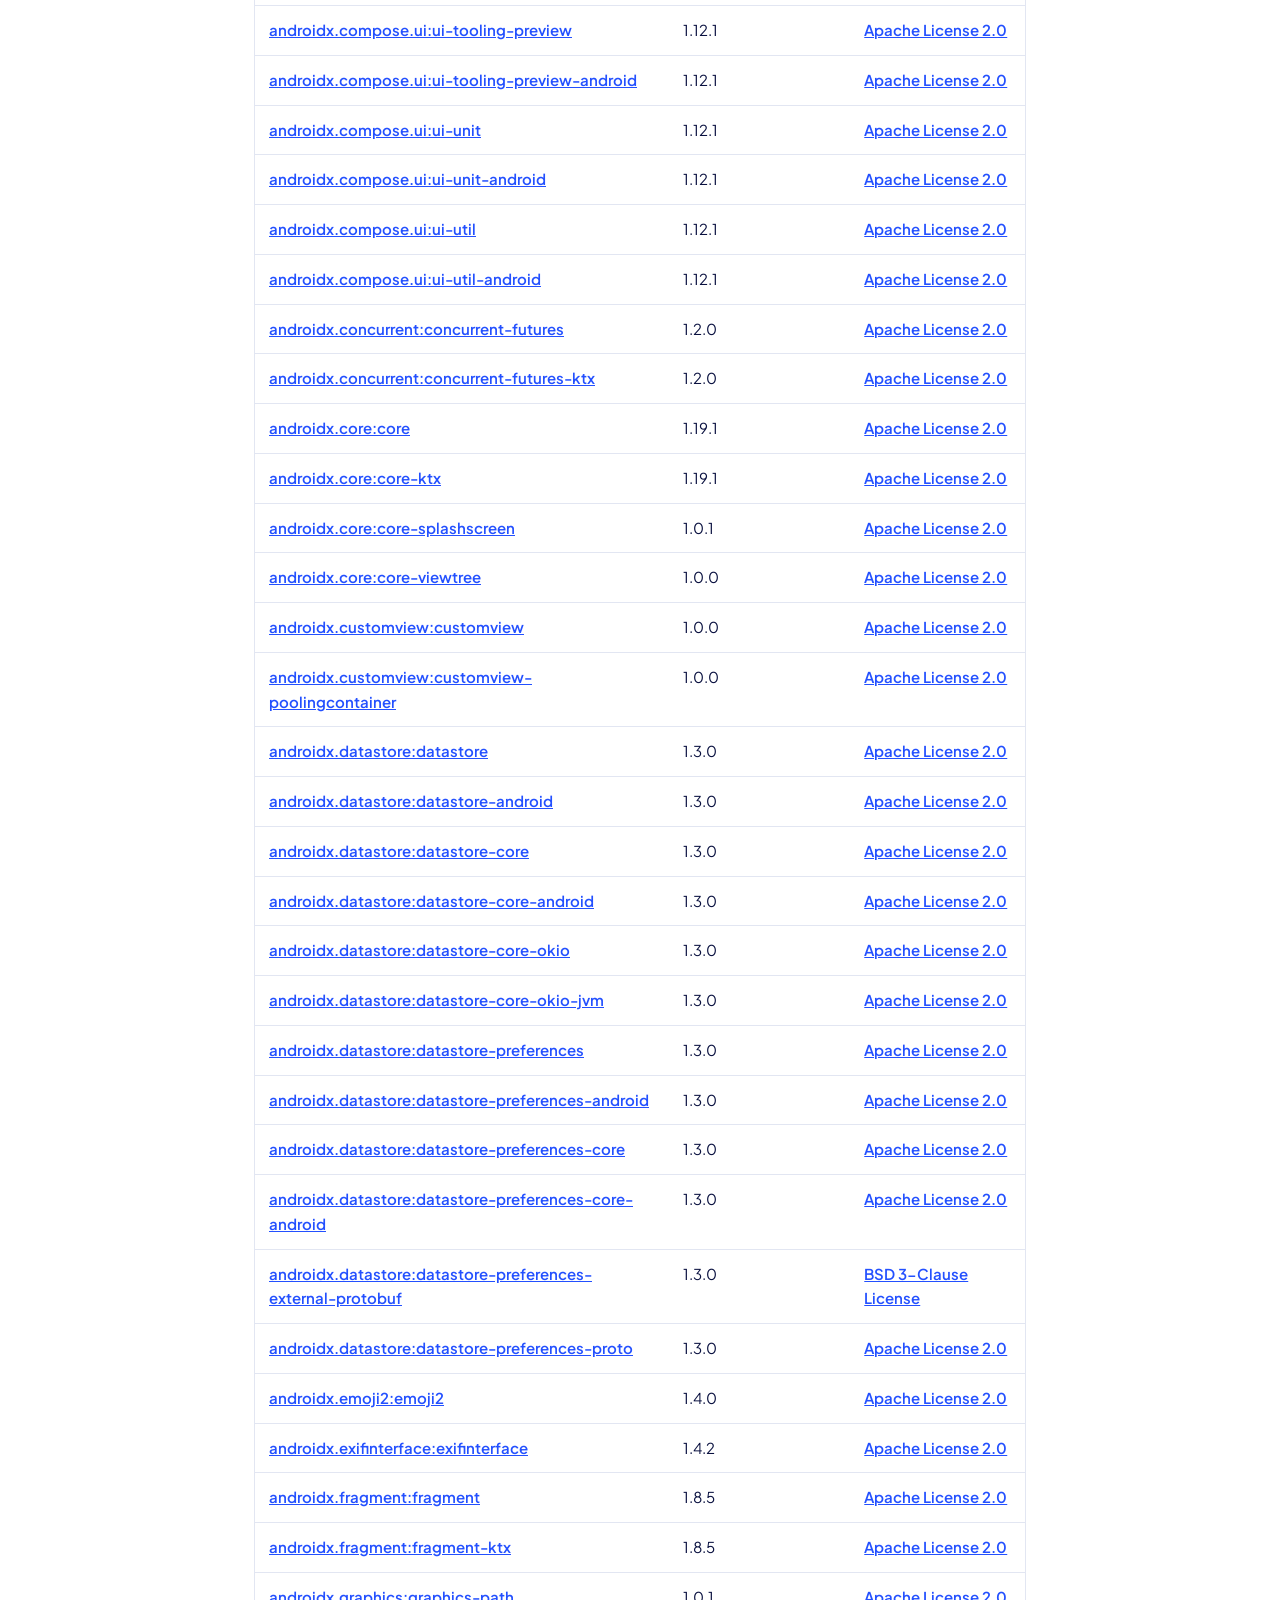
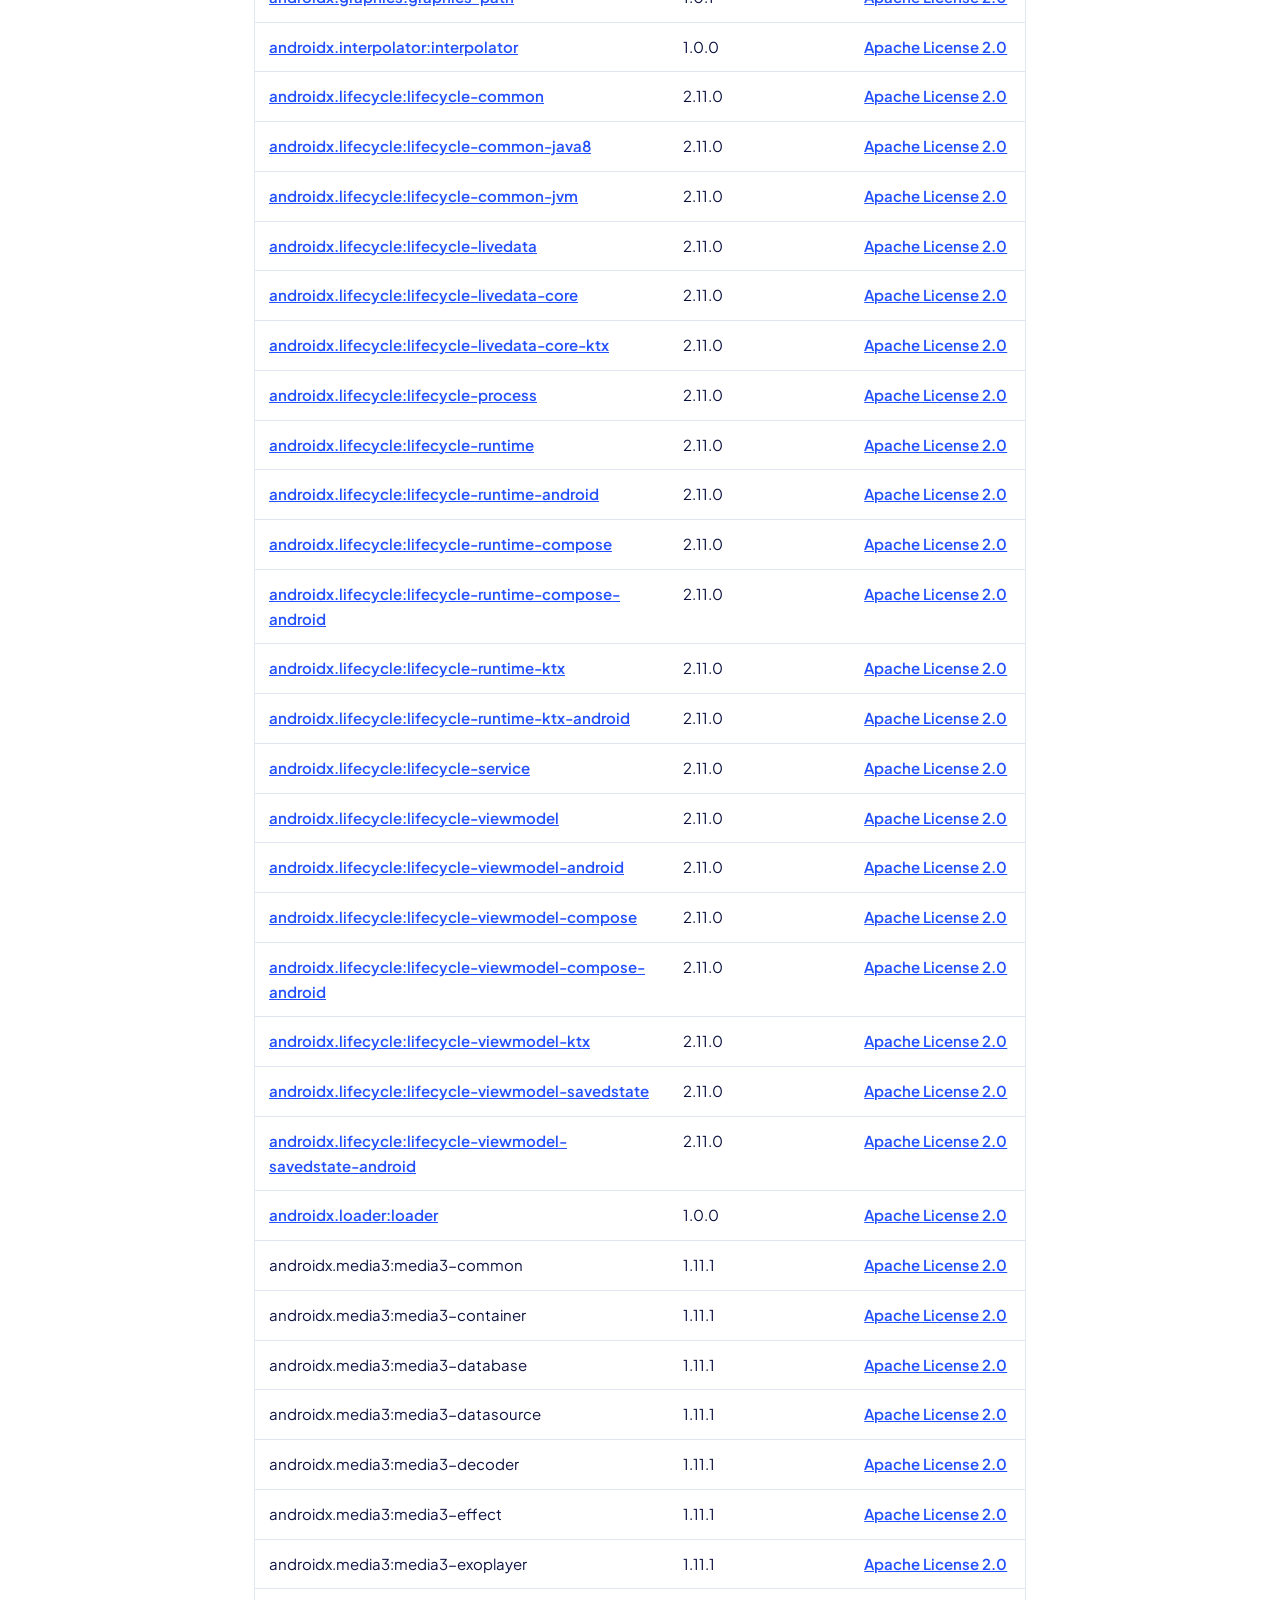
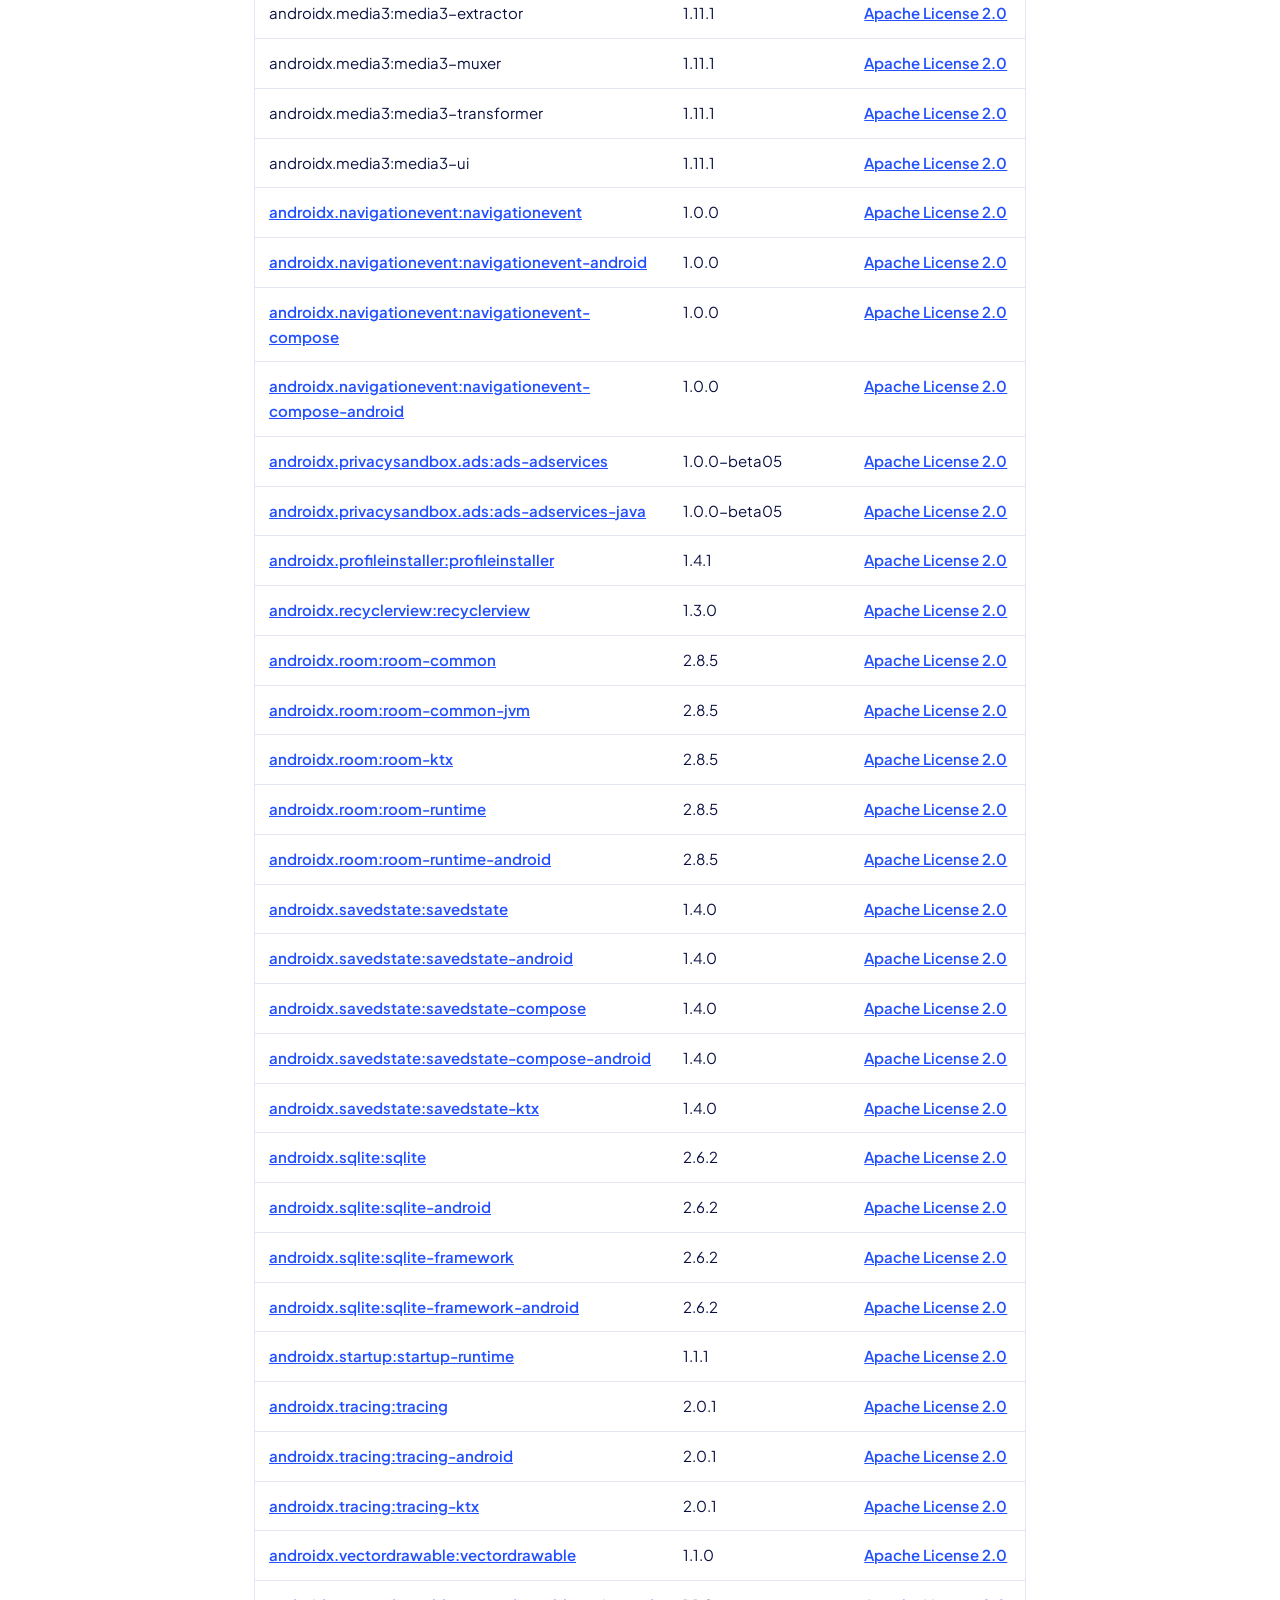
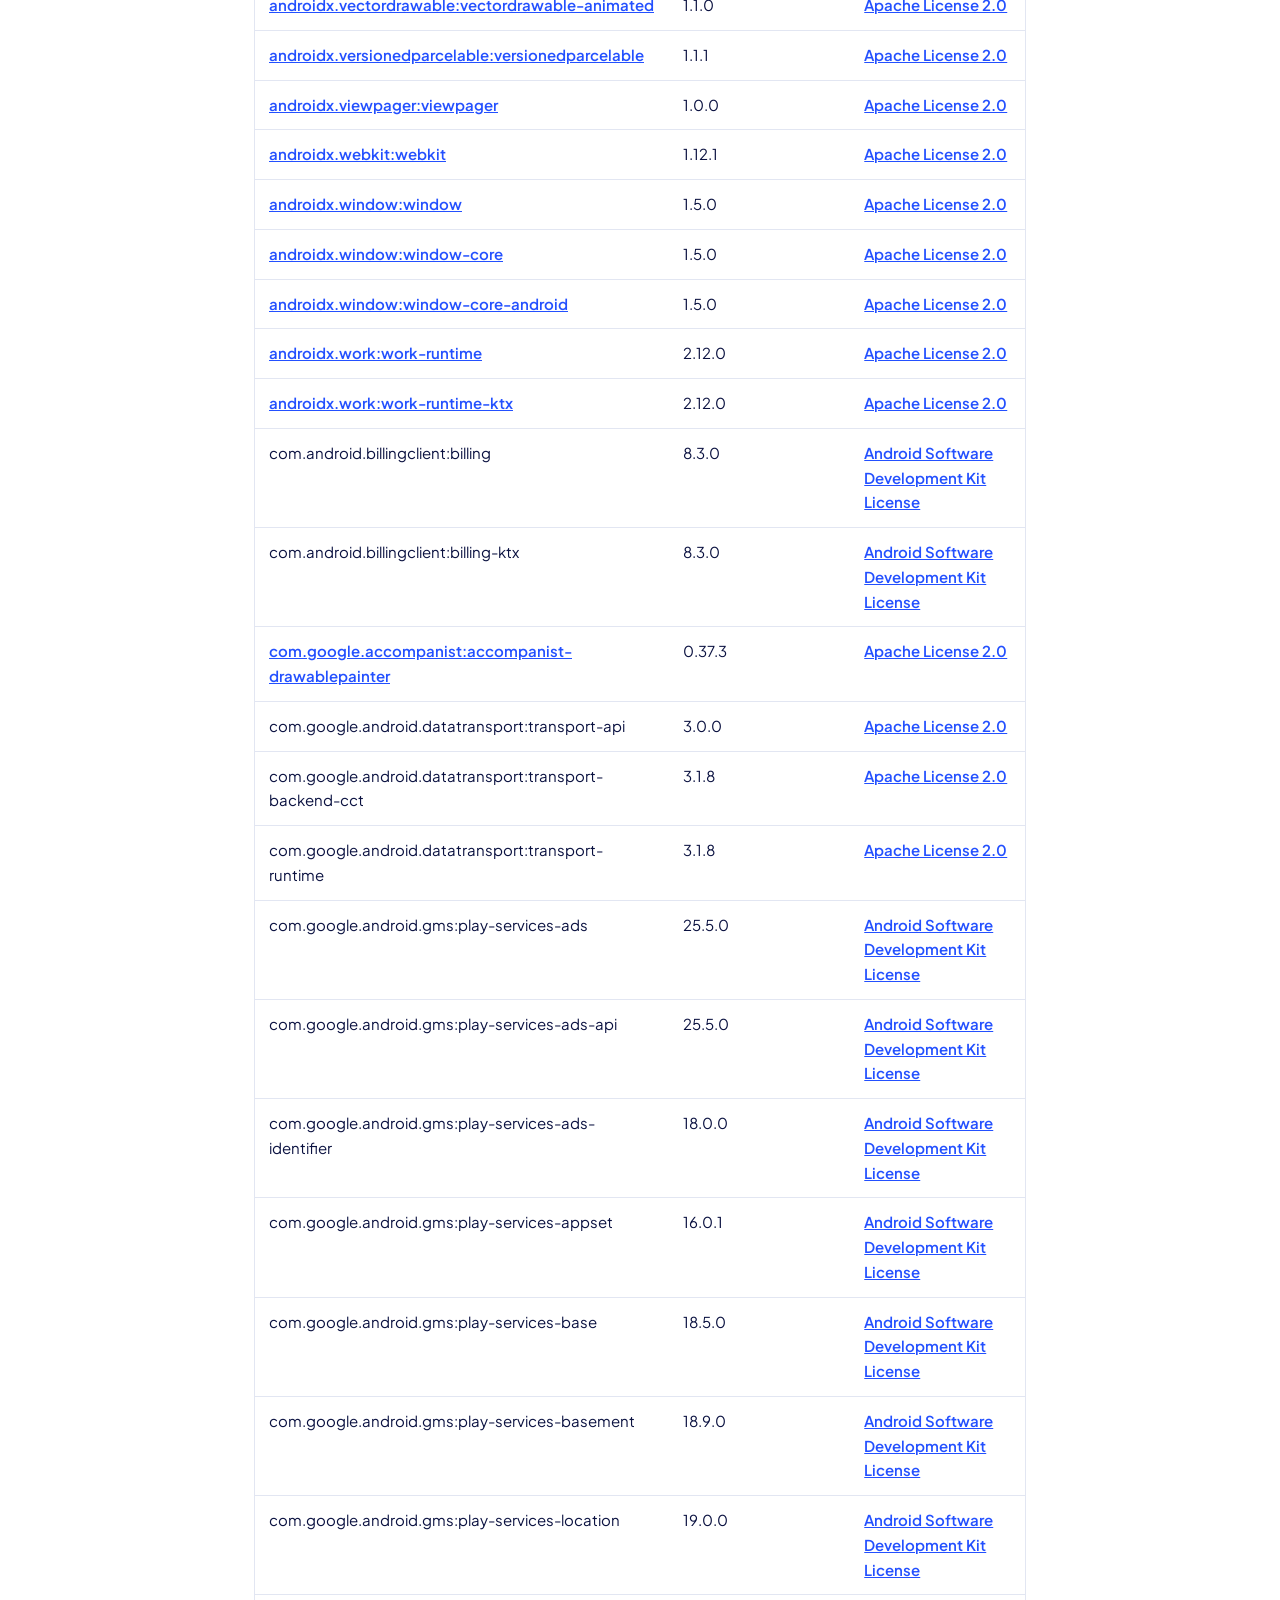
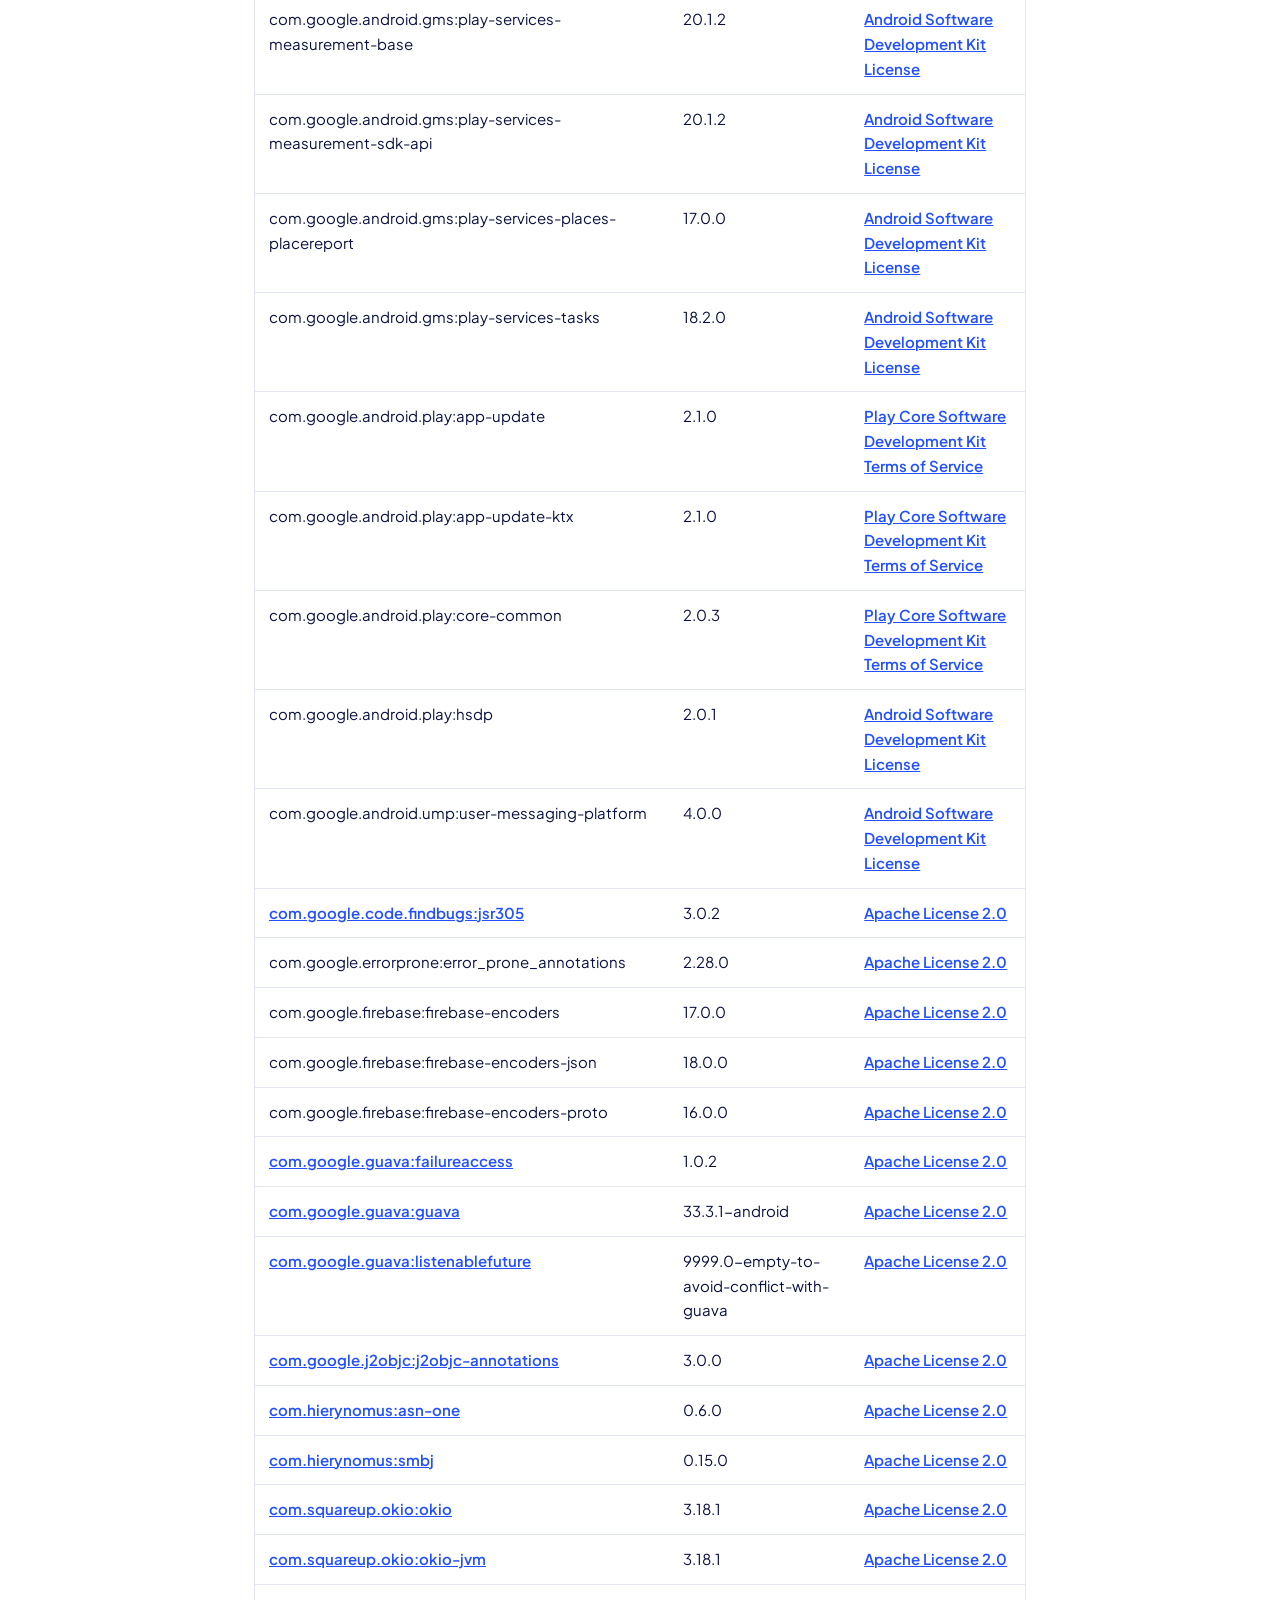
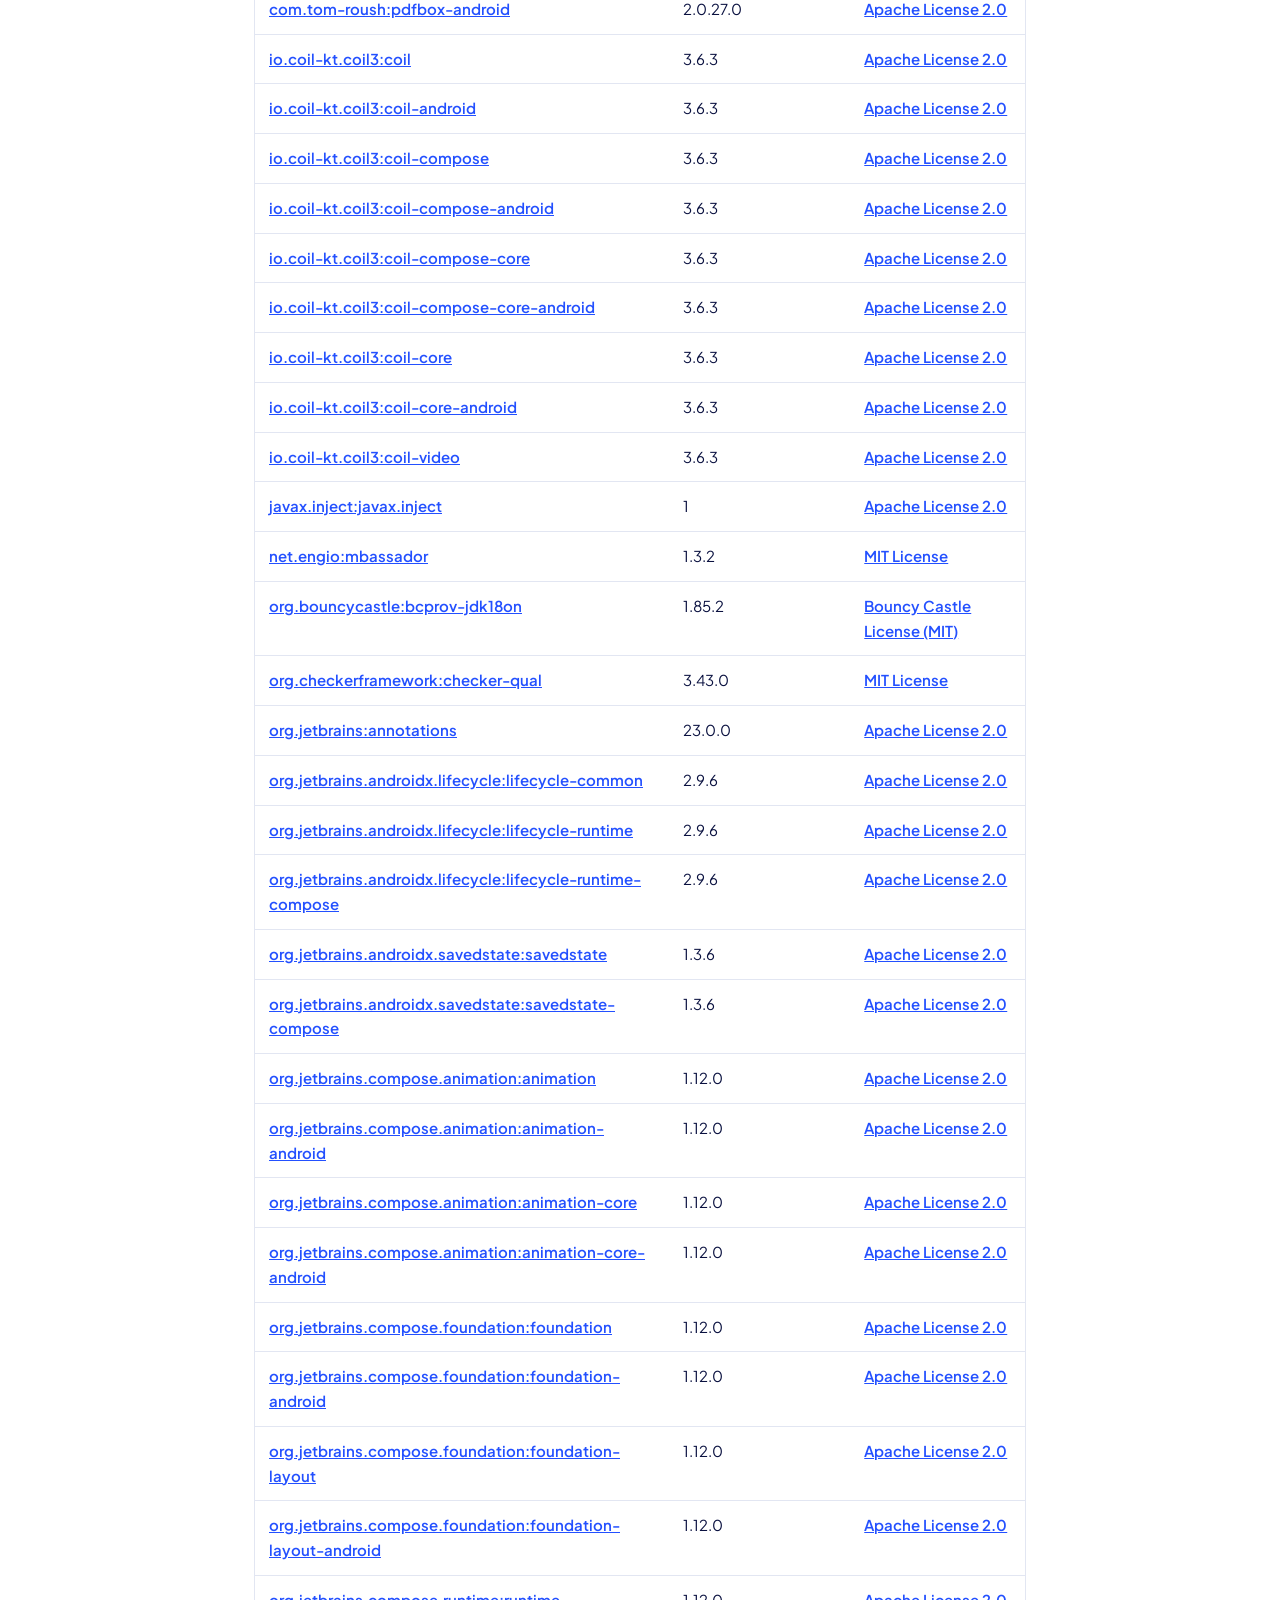
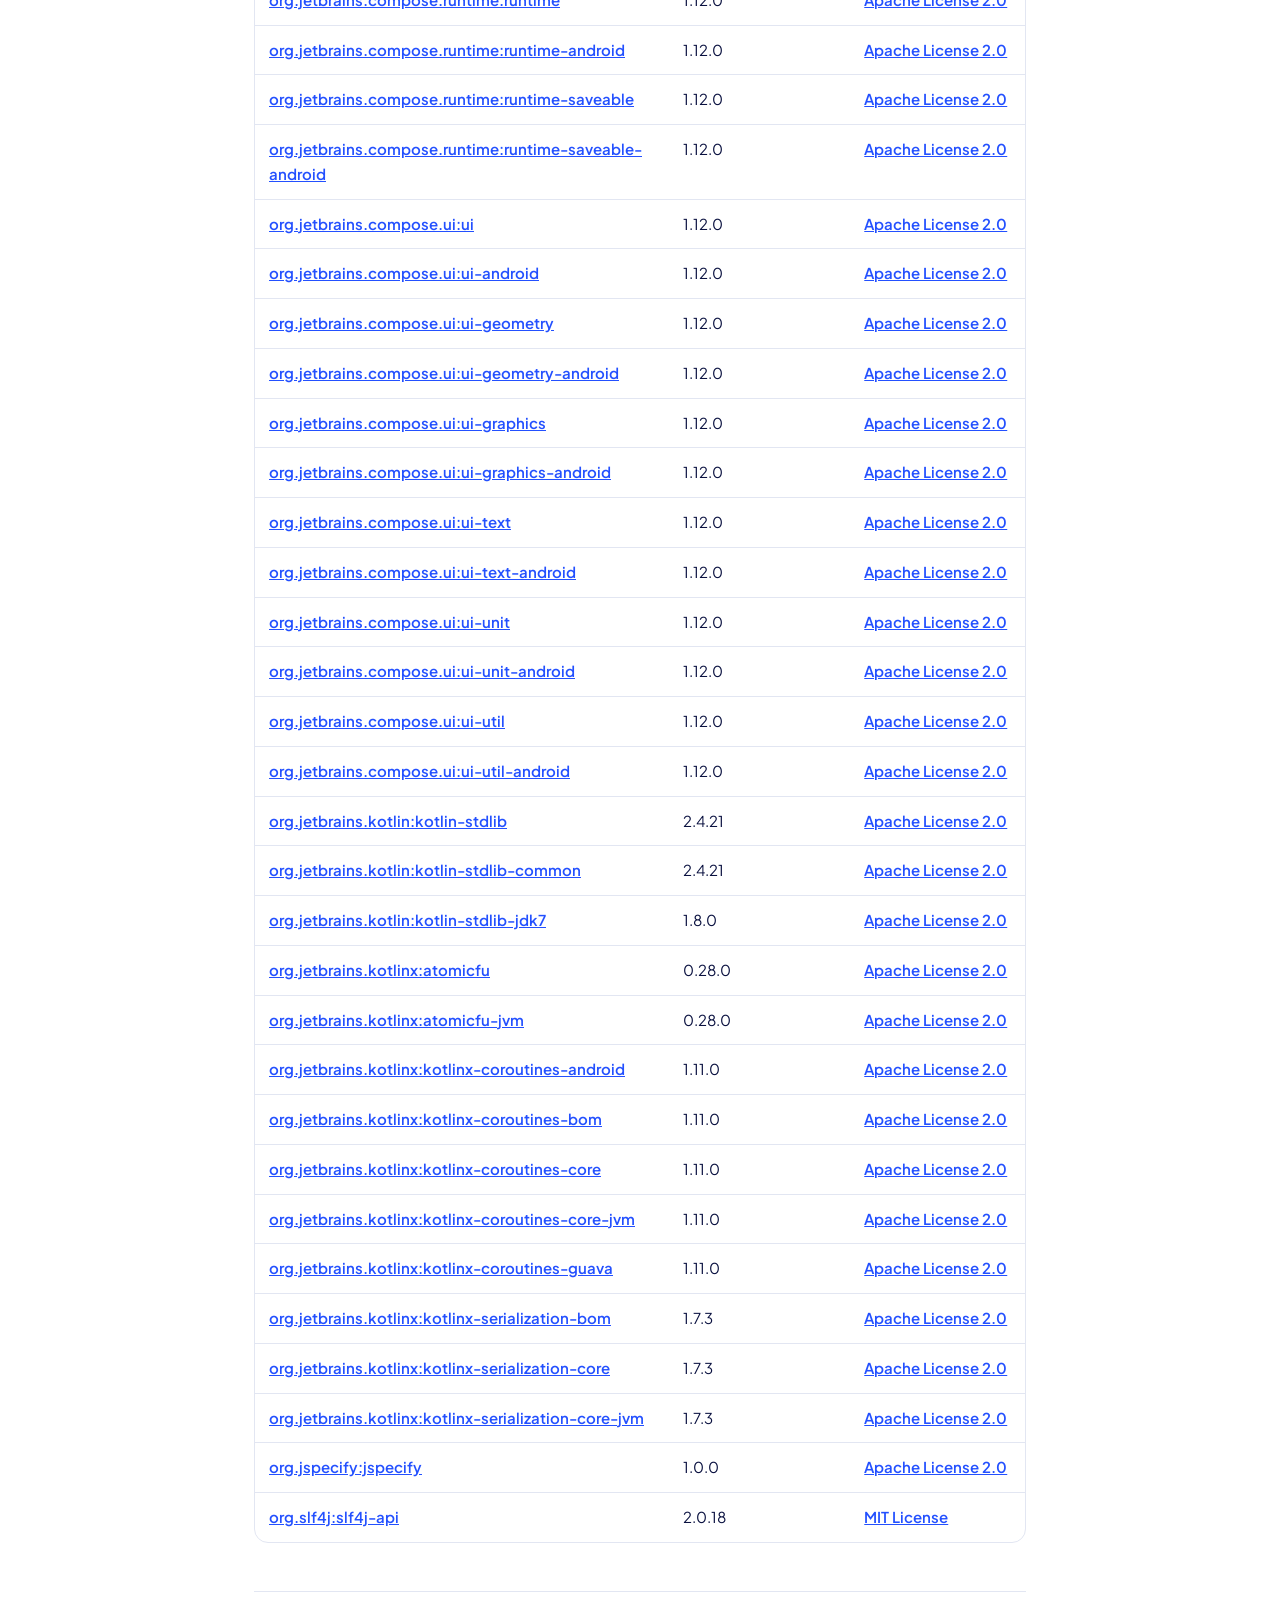
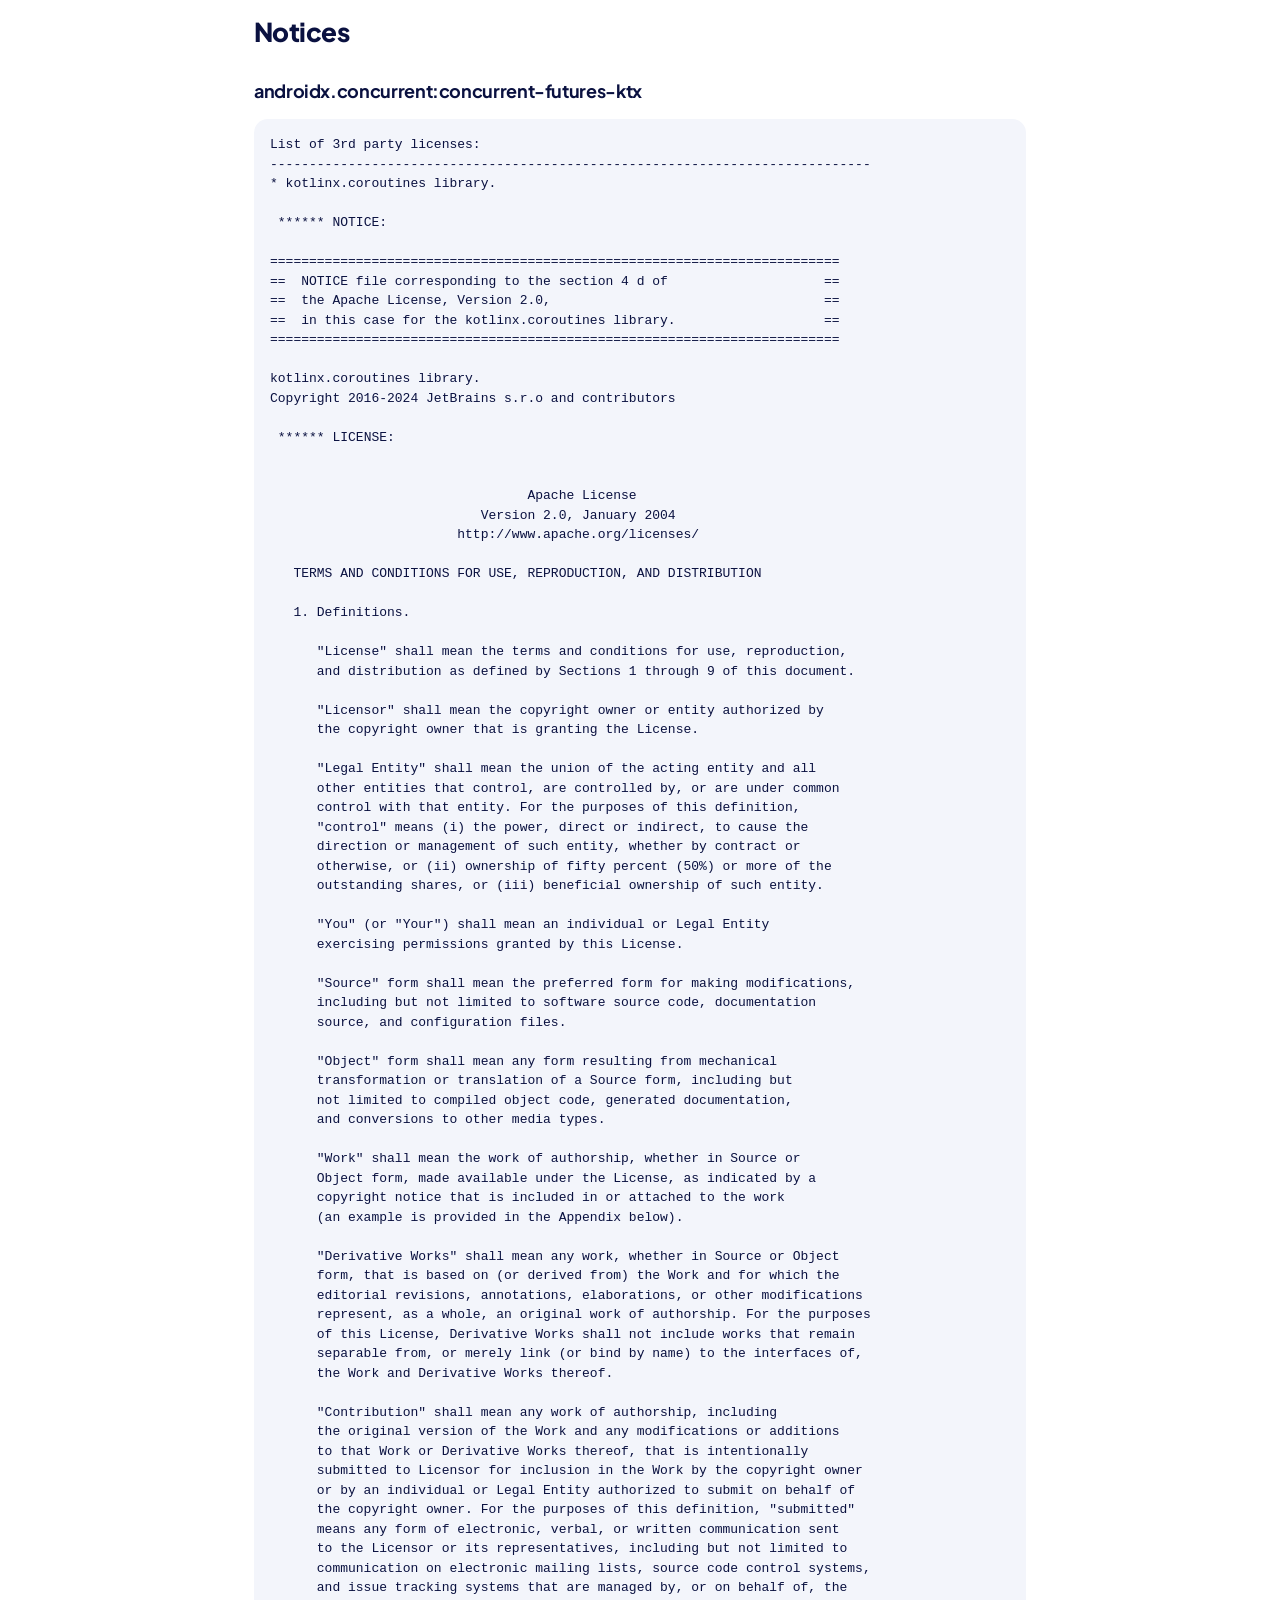
<file: wayfile/licenses/index.html>
<!doctype html>
<html lang="en">
<head>
<meta charset="utf-8">
<meta name="viewport" content="width=device-width, initial-scale=1">
<title>Wayfile – Open-source licenses</title>
<meta name="description" content="Open-source libraries used in Wayfile and their licenses.">
<meta name="theme-color" content="#08104a">
<link rel="icon" href="/favicon.ico" sizes="any">
<link rel="icon" href="/assets/studio-logo.svg" type="image/svg+xml">
<link rel="apple-touch-icon" href="/assets/apple-touch-icon.png">
<link rel="preconnect" href="https://fonts.googleapis.com">
<link rel="preconnect" href="https://fonts.gstatic.com" crossorigin>
<link href="https://fonts.googleapis.com/css2?family=Plus+Jakarta+Sans:wght@400;500;600;700;800&display=swap" rel="stylesheet">
<link rel="stylesheet" href="/assets/site.css?v=8">
</head>
<body>

<svg width="0" height="0" style="position:absolute" aria-hidden="true">
  <symbol id="arr" viewBox="0 0 12 12"><path d="M3 9 9 3M4 3h5v5" fill="none" stroke="currentColor" stroke-width="1.6" stroke-linecap="round"/></symbol>
  <symbol id="left" viewBox="0 0 16 16"><path d="M10 3 5 8l5 5" fill="none" stroke="currentColor" stroke-width="1.8" stroke-linecap="round"/></symbol>
  <symbol id="right" viewBox="0 0 16 16"><path d="m6 3 5 5-5 5" fill="none" stroke="currentColor" stroke-width="1.8" stroke-linecap="round"/></symbol>
</svg>

<div class="infobar">
  <div class="wrap">
    <span><span class="dot"></span>Wayfile is coming soon to Google Play · <a href="/wayfile/">Learn more</a></span>
    <ul><li><a href="/support/">Support</a></li><li><a href="/wayfile/privacy/">Privacy</a></li></ul>
  </div>
</div>

<header class="nav">
  <div class="wrap">
    <a class="brand" href="/"><img src="/assets/studio-logo.svg" alt="" width="34" height="34">AC App Labs</a>
    <ul class="menu" id="menu">
      <li><a href="/">Home</a></li>
      <li>
        <button aria-expanded="false" aria-controls="mega" aria-current="page">Apps <svg class="chev" viewBox="0 0 10 10" aria-hidden="true"><path d="M1 3l4 4 4-4" fill="none" stroke="currentColor" stroke-width="1.6"/></svg></button>
        <div class="mega" id="mega">
          <a href="/wayfile/"><img src="/assets/wayfile.png" alt=""><span><b>Wayfile</b><small>File manager for Android</small></span><span class="tag">Soon</span></a>
          <a href="/apps/#game"><span class="slot" aria-hidden="true"><svg viewBox="0 0 24 24" width="24" height="24" fill="none" stroke="currentColor" stroke-width="1.8" stroke-linecap="round"><rect x="2" y="7" width="20" height="11" rx="5.5"/><path d="M7 10.5v4M5 12.5h4"/><circle cx="16" cy="11.5" r="1"/><circle cx="18" cy="13.8" r="1"/></svg></span><span><b>PC game</b><small>Coming soon on Steam</small></span><span class="tag">In design</span></a>
          <a href="/apps/#android"><span class="slot" aria-hidden="true">+</span><span><b>New Android app</b><small>Design and testing</small></span><span class="tag">In design</span></a>
          <a href="/apps/"><span class="slot" aria-hidden="true">≡</span><span><b>All apps</b><small>Everything we make</small></span><span></span></a>
        </div>
      </li>
      <li><a href="/about/">Studio</a></li>
      <li><a href="/process/">How we work</a></li>
      <li><a href="/security/">Security</a></li>
      <li><a href="/support/">Support <span class="badge-new">FAQ</span></a></li>
    </ul>
    <a class="btn btn-blue" href="/contact/">Get in touch</a>
    <button class="burger" aria-label="Menu" aria-expanded="false" aria-controls="menu"><span></span><span></span><span></span></button>
  </div>
</header>
<nav class="subnav" aria-label="Wayfile"><div class="wrap"><span class="subnav-title"><img src="/assets/wayfile.png" alt="" width="24" height="24">Wayfile</span><a href="/wayfile/">Overview</a><a href="/wayfile/privacy/">Privacy policy</a><a href="/wayfile/terms/">Terms of use</a><a href="/wayfile/licenses/" aria-current="page">Licenses</a><a href="/wayfile/help/">Help</a></div></nav>

<section class="page-hero">
  <div class="galaxy" aria-hidden="true"><i></i><i></i><i></i><i></i><i></i><i class="swirl"></i><b></b></div>
  <div class="wrap">
  <p class="eyebrow">Wayfile</p>
  <h1>Open-source licenses</h1>
  <p class="lead">Wayfile is built with these libraries. Thanks to their authors.</p>
  </div>
</section>

<main class="doc">
  <p>242 libraries, generated from the app's build. The same list, with the full license texts, is in the app under Settings &gt; About &gt; Open-source licenses.</p>
  <div class="table-wrap"><table class="lib-table">
    <tr><th>Library</th><th>Version</th><th>License</th></tr>
    <tr><td><a href="https://developer.android.com/jetpack/androidx/releases/activity#1.13.0">androidx.activity:activity</a></td><td>1.13.0</td><td><a href="http://www.apache.org/licenses/LICENSE-2.0.txt">Apache License 2.0</a></td></tr>
    <tr><td><a href="https://developer.android.com/jetpack/androidx/releases/activity#1.13.0">androidx.activity:activity-compose</a></td><td>1.13.0</td><td><a href="http://www.apache.org/licenses/LICENSE-2.0.txt">Apache License 2.0</a></td></tr>
    <tr><td><a href="https://developer.android.com/jetpack/androidx/releases/activity#1.13.0">androidx.activity:activity-ktx</a></td><td>1.13.0</td><td><a href="http://www.apache.org/licenses/LICENSE-2.0.txt">Apache License 2.0</a></td></tr>
    <tr><td><a href="https://developer.android.com/jetpack/androidx/releases/annotation#1.10.0">androidx.annotation:annotation</a></td><td>1.10.0</td><td><a href="http://www.apache.org/licenses/LICENSE-2.0.txt">Apache License 2.0</a></td></tr>
    <tr><td><a href="https://developer.android.com/jetpack/androidx/releases/annotation#1.5.0">androidx.annotation:annotation-experimental</a></td><td>1.5.0</td><td><a href="http://www.apache.org/licenses/LICENSE-2.0.txt">Apache License 2.0</a></td></tr>
    <tr><td><a href="https://developer.android.com/jetpack/androidx/releases/annotation#1.10.0">androidx.annotation:annotation-jvm</a></td><td>1.10.0</td><td><a href="http://www.apache.org/licenses/LICENSE-2.0.txt">Apache License 2.0</a></td></tr>
    <tr><td><a href="https://developer.android.com/jetpack/androidx/releases/appcompat#1.7.1">androidx.appcompat:appcompat-resources</a></td><td>1.7.1</td><td><a href="http://www.apache.org/licenses/LICENSE-2.0.txt">Apache License 2.0</a></td></tr>
    <tr><td><a href="https://developer.android.com/jetpack/androidx/releases/arch-core#2.2.0">androidx.arch.core:core-common</a></td><td>2.2.0</td><td><a href="http://www.apache.org/licenses/LICENSE-2.0.txt">Apache License 2.0</a></td></tr>
    <tr><td><a href="https://developer.android.com/jetpack/androidx/releases/arch-core#2.2.0">androidx.arch.core:core-runtime</a></td><td>2.2.0</td><td><a href="http://www.apache.org/licenses/LICENSE-2.0.txt">Apache License 2.0</a></td></tr>
    <tr><td><a href="https://developer.android.com/jetpack/androidx">androidx.autofill:autofill</a></td><td>1.0.0</td><td><a href="http://www.apache.org/licenses/LICENSE-2.0.txt">Apache License 2.0</a></td></tr>
    <tr><td><a href="https://developer.android.com/jetpack/androidx/releases/browser#1.8.0">androidx.browser:browser</a></td><td>1.8.0</td><td><a href="http://www.apache.org/licenses/LICENSE-2.0.txt">Apache License 2.0</a></td></tr>
    <tr><td><a href="https://developer.android.com/jetpack/androidx/releases/collection#1.6.0">androidx.collection:collection</a></td><td>1.6.0</td><td><a href="http://www.apache.org/licenses/LICENSE-2.0.txt">Apache License 2.0</a></td></tr>
    <tr><td><a href="https://developer.android.com/jetpack/androidx/releases/collection#1.6.0">androidx.collection:collection-jvm</a></td><td>1.6.0</td><td><a href="http://www.apache.org/licenses/LICENSE-2.0.txt">Apache License 2.0</a></td></tr>
    <tr><td><a href="https://developer.android.com/jetpack/androidx/releases/collection#1.6.0">androidx.collection:collection-ktx</a></td><td>1.6.0</td><td><a href="http://www.apache.org/licenses/LICENSE-2.0.txt">Apache License 2.0</a></td></tr>
    <tr><td><a href="https://developer.android.com/jetpack">androidx.compose:compose-bom</a></td><td>2026.09.00</td><td><a href="http://www.apache.org/licenses/LICENSE-2.0.txt">Apache License 2.0</a></td></tr>
    <tr><td><a href="https://developer.android.com/jetpack/androidx/releases/compose-animation#1.12.1">androidx.compose.animation:animation</a></td><td>1.12.1</td><td><a href="http://www.apache.org/licenses/LICENSE-2.0.txt">Apache License 2.0</a></td></tr>
    <tr><td><a href="https://developer.android.com/jetpack/androidx/releases/compose-animation#1.12.1">androidx.compose.animation:animation-android</a></td><td>1.12.1</td><td><a href="http://www.apache.org/licenses/LICENSE-2.0.txt">Apache License 2.0</a></td></tr>
    <tr><td><a href="https://developer.android.com/jetpack/androidx/releases/compose-animation#1.12.1">androidx.compose.animation:animation-core</a></td><td>1.12.1</td><td><a href="http://www.apache.org/licenses/LICENSE-2.0.txt">Apache License 2.0</a></td></tr>
    <tr><td><a href="https://developer.android.com/jetpack/androidx/releases/compose-animation#1.12.1">androidx.compose.animation:animation-core-android</a></td><td>1.12.1</td><td><a href="http://www.apache.org/licenses/LICENSE-2.0.txt">Apache License 2.0</a></td></tr>
    <tr><td><a href="https://developer.android.com/jetpack/androidx/releases/compose-foundation#1.12.1">androidx.compose.foundation:foundation</a></td><td>1.12.1</td><td><a href="http://www.apache.org/licenses/LICENSE-2.0.txt">Apache License 2.0</a></td></tr>
    <tr><td><a href="https://developer.android.com/jetpack/androidx/releases/compose-foundation#1.12.1">androidx.compose.foundation:foundation-android</a></td><td>1.12.1</td><td><a href="http://www.apache.org/licenses/LICENSE-2.0.txt">Apache License 2.0</a></td></tr>
    <tr><td><a href="https://developer.android.com/jetpack/androidx/releases/compose-foundation#1.12.1">androidx.compose.foundation:foundation-layout</a></td><td>1.12.1</td><td><a href="http://www.apache.org/licenses/LICENSE-2.0.txt">Apache License 2.0</a></td></tr>
    <tr><td><a href="https://developer.android.com/jetpack/androidx/releases/compose-foundation#1.12.1">androidx.compose.foundation:foundation-layout-android</a></td><td>1.12.1</td><td><a href="http://www.apache.org/licenses/LICENSE-2.0.txt">Apache License 2.0</a></td></tr>
    <tr><td><a href="https://developer.android.com/jetpack/androidx/releases/compose-material#1.7.8">androidx.compose.material:material-icons-core</a></td><td>1.7.8</td><td><a href="http://www.apache.org/licenses/LICENSE-2.0.txt">Apache License 2.0</a></td></tr>
    <tr><td><a href="https://developer.android.com/jetpack/androidx/releases/compose-material#1.7.8">androidx.compose.material:material-icons-core-android</a></td><td>1.7.8</td><td><a href="http://www.apache.org/licenses/LICENSE-2.0.txt">Apache License 2.0</a></td></tr>
    <tr><td><a href="https://developer.android.com/jetpack/androidx/releases/compose-material#1.7.8">androidx.compose.material:material-icons-extended</a></td><td>1.7.8</td><td><a href="http://www.apache.org/licenses/LICENSE-2.0.txt">Apache License 2.0</a></td></tr>
    <tr><td><a href="https://developer.android.com/jetpack/androidx/releases/compose-material#1.7.8">androidx.compose.material:material-icons-extended-android</a></td><td>1.7.8</td><td><a href="http://www.apache.org/licenses/LICENSE-2.0.txt">Apache License 2.0</a></td></tr>
    <tr><td><a href="https://developer.android.com/jetpack/androidx/releases/compose-material#1.12.1">androidx.compose.material:material-ripple</a></td><td>1.12.1</td><td><a href="http://www.apache.org/licenses/LICENSE-2.0.txt">Apache License 2.0</a></td></tr>
    <tr><td><a href="https://developer.android.com/jetpack/androidx/releases/compose-material#1.12.1">androidx.compose.material:material-ripple-android</a></td><td>1.12.1</td><td><a href="http://www.apache.org/licenses/LICENSE-2.0.txt">Apache License 2.0</a></td></tr>
    <tr><td><a href="https://developer.android.com/jetpack/androidx/releases/compose-material3#1.4.0">androidx.compose.material3:material3</a></td><td>1.4.0</td><td><a href="http://www.apache.org/licenses/LICENSE-2.0.txt">Apache License 2.0</a></td></tr>
    <tr><td><a href="https://developer.android.com/jetpack/androidx/releases/compose-material3#1.4.0">androidx.compose.material3:material3-android</a></td><td>1.4.0</td><td><a href="http://www.apache.org/licenses/LICENSE-2.0.txt">Apache License 2.0</a></td></tr>
    <tr><td><a href="https://developer.android.com/jetpack/androidx/releases/compose-runtime#1.12.1">androidx.compose.runtime:runtime</a></td><td>1.12.1</td><td><a href="http://www.apache.org/licenses/LICENSE-2.0.txt">Apache License 2.0</a></td></tr>
    <tr><td><a href="https://developer.android.com/jetpack/androidx/releases/compose-runtime#1.12.1">androidx.compose.runtime:runtime-android</a></td><td>1.12.1</td><td><a href="http://www.apache.org/licenses/LICENSE-2.0.txt">Apache License 2.0</a></td></tr>
    <tr><td><a href="https://developer.android.com/jetpack/androidx/releases/compose-runtime#1.12.1">androidx.compose.runtime:runtime-annotation</a></td><td>1.12.1</td><td><a href="http://www.apache.org/licenses/LICENSE-2.0.txt">Apache License 2.0</a></td></tr>
    <tr><td><a href="https://developer.android.com/jetpack/androidx/releases/compose-runtime#1.12.1">androidx.compose.runtime:runtime-annotation-android</a></td><td>1.12.1</td><td><a href="http://www.apache.org/licenses/LICENSE-2.0.txt">Apache License 2.0</a></td></tr>
    <tr><td><a href="https://developer.android.com/jetpack/androidx/releases/compose-runtime#1.12.1">androidx.compose.runtime:runtime-retain</a></td><td>1.12.1</td><td><a href="http://www.apache.org/licenses/LICENSE-2.0.txt">Apache License 2.0</a></td></tr>
    <tr><td><a href="https://developer.android.com/jetpack/androidx/releases/compose-runtime#1.12.1">androidx.compose.runtime:runtime-retain-android</a></td><td>1.12.1</td><td><a href="http://www.apache.org/licenses/LICENSE-2.0.txt">Apache License 2.0</a></td></tr>
    <tr><td><a href="https://developer.android.com/jetpack/androidx/releases/compose-runtime#1.12.1">androidx.compose.runtime:runtime-saveable</a></td><td>1.12.1</td><td><a href="http://www.apache.org/licenses/LICENSE-2.0.txt">Apache License 2.0</a></td></tr>
    <tr><td><a href="https://developer.android.com/jetpack/androidx/releases/compose-runtime#1.12.1">androidx.compose.runtime:runtime-saveable-android</a></td><td>1.12.1</td><td><a href="http://www.apache.org/licenses/LICENSE-2.0.txt">Apache License 2.0</a></td></tr>
    <tr><td><a href="https://developer.android.com/jetpack/androidx/releases/compose-ui#1.12.1">androidx.compose.ui:ui</a></td><td>1.12.1</td><td><a href="http://www.apache.org/licenses/LICENSE-2.0.txt">Apache License 2.0</a></td></tr>
    <tr><td><a href="https://developer.android.com/jetpack/androidx/releases/compose-ui#1.12.1">androidx.compose.ui:ui-android</a></td><td>1.12.1</td><td><a href="http://www.apache.org/licenses/LICENSE-2.0.txt">Apache License 2.0</a></td></tr>
    <tr><td><a href="https://developer.android.com/jetpack/androidx/releases/compose-ui#1.12.1">androidx.compose.ui:ui-geometry</a></td><td>1.12.1</td><td><a href="http://www.apache.org/licenses/LICENSE-2.0.txt">Apache License 2.0</a></td></tr>
    <tr><td><a href="https://developer.android.com/jetpack/androidx/releases/compose-ui#1.12.1">androidx.compose.ui:ui-geometry-android</a></td><td>1.12.1</td><td><a href="http://www.apache.org/licenses/LICENSE-2.0.txt">Apache License 2.0</a></td></tr>
    <tr><td><a href="https://developer.android.com/jetpack/androidx/releases/compose-ui#1.12.1">androidx.compose.ui:ui-graphics</a></td><td>1.12.1</td><td><a href="http://www.apache.org/licenses/LICENSE-2.0.txt">Apache License 2.0</a></td></tr>
    <tr><td><a href="https://developer.android.com/jetpack/androidx/releases/compose-ui#1.12.1">androidx.compose.ui:ui-graphics-android</a></td><td>1.12.1</td><td><a href="http://www.apache.org/licenses/LICENSE-2.0.txt">Apache License 2.0</a></td></tr>
    <tr><td><a href="https://developer.android.com/jetpack/androidx/releases/compose-ui#1.12.1">androidx.compose.ui:ui-text</a></td><td>1.12.1</td><td><a href="http://www.apache.org/licenses/LICENSE-2.0.txt">Apache License 2.0</a></td></tr>
    <tr><td><a href="https://developer.android.com/jetpack/androidx/releases/compose-ui#1.12.1">androidx.compose.ui:ui-text-android</a></td><td>1.12.1</td><td><a href="http://www.apache.org/licenses/LICENSE-2.0.txt">Apache License 2.0</a></td></tr>
    <tr><td><a href="https://developer.android.com/jetpack/androidx/releases/compose-ui#1.12.1">androidx.compose.ui:ui-tooling-preview</a></td><td>1.12.1</td><td><a href="http://www.apache.org/licenses/LICENSE-2.0.txt">Apache License 2.0</a></td></tr>
    <tr><td><a href="https://developer.android.com/jetpack/androidx/releases/compose-ui#1.12.1">androidx.compose.ui:ui-tooling-preview-android</a></td><td>1.12.1</td><td><a href="http://www.apache.org/licenses/LICENSE-2.0.txt">Apache License 2.0</a></td></tr>
    <tr><td><a href="https://developer.android.com/jetpack/androidx/releases/compose-ui#1.12.1">androidx.compose.ui:ui-unit</a></td><td>1.12.1</td><td><a href="http://www.apache.org/licenses/LICENSE-2.0.txt">Apache License 2.0</a></td></tr>
    <tr><td><a href="https://developer.android.com/jetpack/androidx/releases/compose-ui#1.12.1">androidx.compose.ui:ui-unit-android</a></td><td>1.12.1</td><td><a href="http://www.apache.org/licenses/LICENSE-2.0.txt">Apache License 2.0</a></td></tr>
    <tr><td><a href="https://developer.android.com/jetpack/androidx/releases/compose-ui#1.12.1">androidx.compose.ui:ui-util</a></td><td>1.12.1</td><td><a href="http://www.apache.org/licenses/LICENSE-2.0.txt">Apache License 2.0</a></td></tr>
    <tr><td><a href="https://developer.android.com/jetpack/androidx/releases/compose-ui#1.12.1">androidx.compose.ui:ui-util-android</a></td><td>1.12.1</td><td><a href="http://www.apache.org/licenses/LICENSE-2.0.txt">Apache License 2.0</a></td></tr>
    <tr><td><a href="https://developer.android.com/jetpack/androidx/releases/concurrent#1.2.0">androidx.concurrent:concurrent-futures</a></td><td>1.2.0</td><td><a href="http://www.apache.org/licenses/LICENSE-2.0.txt">Apache License 2.0</a></td></tr>
    <tr><td><a href="https://developer.android.com/jetpack/androidx/releases/concurrent#1.2.0">androidx.concurrent:concurrent-futures-ktx</a></td><td>1.2.0</td><td><a href="http://www.apache.org/licenses/LICENSE-2.0.txt">Apache License 2.0</a></td></tr>
    <tr><td><a href="https://developer.android.com/jetpack/androidx/releases/core#1.19.1">androidx.core:core</a></td><td>1.19.1</td><td><a href="http://www.apache.org/licenses/LICENSE-2.0.txt">Apache License 2.0</a></td></tr>
    <tr><td><a href="https://developer.android.com/jetpack/androidx/releases/core#1.19.1">androidx.core:core-ktx</a></td><td>1.19.1</td><td><a href="http://www.apache.org/licenses/LICENSE-2.0.txt">Apache License 2.0</a></td></tr>
    <tr><td><a href="https://developer.android.com/jetpack/androidx/releases/core#1.0.1">androidx.core:core-splashscreen</a></td><td>1.0.1</td><td><a href="http://www.apache.org/licenses/LICENSE-2.0.txt">Apache License 2.0</a></td></tr>
    <tr><td><a href="https://developer.android.com/jetpack/androidx/releases/core#1.0.0">androidx.core:core-viewtree</a></td><td>1.0.0</td><td><a href="http://www.apache.org/licenses/LICENSE-2.0.txt">Apache License 2.0</a></td></tr>
    <tr><td><a href="http://developer.android.com/tools/extras/support-library.html">androidx.customview:customview</a></td><td>1.0.0</td><td><a href="http://www.apache.org/licenses/LICENSE-2.0.txt">Apache License 2.0</a></td></tr>
    <tr><td><a href="https://developer.android.com/jetpack/androidx/releases/customview#1.0.0">androidx.customview:customview-poolingcontainer</a></td><td>1.0.0</td><td><a href="http://www.apache.org/licenses/LICENSE-2.0.txt">Apache License 2.0</a></td></tr>
    <tr><td><a href="https://developer.android.com/jetpack/androidx/releases/datastore#1.3.0">androidx.datastore:datastore</a></td><td>1.3.0</td><td><a href="http://www.apache.org/licenses/LICENSE-2.0.txt">Apache License 2.0</a></td></tr>
    <tr><td><a href="https://developer.android.com/jetpack/androidx/releases/datastore#1.3.0">androidx.datastore:datastore-android</a></td><td>1.3.0</td><td><a href="http://www.apache.org/licenses/LICENSE-2.0.txt">Apache License 2.0</a></td></tr>
    <tr><td><a href="https://developer.android.com/jetpack/androidx/releases/datastore#1.3.0">androidx.datastore:datastore-core</a></td><td>1.3.0</td><td><a href="http://www.apache.org/licenses/LICENSE-2.0.txt">Apache License 2.0</a></td></tr>
    <tr><td><a href="https://developer.android.com/jetpack/androidx/releases/datastore#1.3.0">androidx.datastore:datastore-core-android</a></td><td>1.3.0</td><td><a href="http://www.apache.org/licenses/LICENSE-2.0.txt">Apache License 2.0</a></td></tr>
    <tr><td><a href="https://developer.android.com/jetpack/androidx/releases/datastore#1.3.0">androidx.datastore:datastore-core-okio</a></td><td>1.3.0</td><td><a href="http://www.apache.org/licenses/LICENSE-2.0.txt">Apache License 2.0</a></td></tr>
    <tr><td><a href="https://developer.android.com/jetpack/androidx/releases/datastore#1.3.0">androidx.datastore:datastore-core-okio-jvm</a></td><td>1.3.0</td><td><a href="http://www.apache.org/licenses/LICENSE-2.0.txt">Apache License 2.0</a></td></tr>
    <tr><td><a href="https://developer.android.com/jetpack/androidx/releases/datastore#1.3.0">androidx.datastore:datastore-preferences</a></td><td>1.3.0</td><td><a href="http://www.apache.org/licenses/LICENSE-2.0.txt">Apache License 2.0</a></td></tr>
    <tr><td><a href="https://developer.android.com/jetpack/androidx/releases/datastore#1.3.0">androidx.datastore:datastore-preferences-android</a></td><td>1.3.0</td><td><a href="http://www.apache.org/licenses/LICENSE-2.0.txt">Apache License 2.0</a></td></tr>
    <tr><td><a href="https://developer.android.com/jetpack/androidx/releases/datastore#1.3.0">androidx.datastore:datastore-preferences-core</a></td><td>1.3.0</td><td><a href="http://www.apache.org/licenses/LICENSE-2.0.txt">Apache License 2.0</a></td></tr>
    <tr><td><a href="https://developer.android.com/jetpack/androidx/releases/datastore#1.3.0">androidx.datastore:datastore-preferences-core-android</a></td><td>1.3.0</td><td><a href="http://www.apache.org/licenses/LICENSE-2.0.txt">Apache License 2.0</a></td></tr>
    <tr><td><a href="https://developer.android.com/jetpack/androidx/releases/datastore#1.3.0">androidx.datastore:datastore-preferences-external-protobuf</a></td><td>1.3.0</td><td><a href="https://opensource.org/licenses/BSD-3-Clause">BSD 3-Clause License</a></td></tr>
    <tr><td><a href="https://developer.android.com/jetpack/androidx/releases/datastore#1.3.0">androidx.datastore:datastore-preferences-proto</a></td><td>1.3.0</td><td><a href="http://www.apache.org/licenses/LICENSE-2.0.txt">Apache License 2.0</a></td></tr>
    <tr><td><a href="https://developer.android.com/jetpack/androidx/releases/emoji2#1.4.0">androidx.emoji2:emoji2</a></td><td>1.4.0</td><td><a href="http://www.apache.org/licenses/LICENSE-2.0.txt">Apache License 2.0</a></td></tr>
    <tr><td><a href="https://developer.android.com/jetpack/androidx/releases/exifinterface#1.4.2">androidx.exifinterface:exifinterface</a></td><td>1.4.2</td><td><a href="http://www.apache.org/licenses/LICENSE-2.0.txt">Apache License 2.0</a></td></tr>
    <tr><td><a href="https://developer.android.com/jetpack/androidx/releases/fragment#1.8.5">androidx.fragment:fragment</a></td><td>1.8.5</td><td><a href="http://www.apache.org/licenses/LICENSE-2.0.txt">Apache License 2.0</a></td></tr>
    <tr><td><a href="https://developer.android.com/jetpack/androidx/releases/fragment#1.8.5">androidx.fragment:fragment-ktx</a></td><td>1.8.5</td><td><a href="http://www.apache.org/licenses/LICENSE-2.0.txt">Apache License 2.0</a></td></tr>
    <tr><td><a href="https://developer.android.com/jetpack/androidx/releases/graphics#1.0.1">androidx.graphics:graphics-path</a></td><td>1.0.1</td><td><a href="http://www.apache.org/licenses/LICENSE-2.0.txt">Apache License 2.0</a></td></tr>
    <tr><td><a href="http://developer.android.com/tools/extras/support-library.html">androidx.interpolator:interpolator</a></td><td>1.0.0</td><td><a href="http://www.apache.org/licenses/LICENSE-2.0.txt">Apache License 2.0</a></td></tr>
    <tr><td><a href="https://developer.android.com/jetpack/androidx/releases/lifecycle#2.11.0">androidx.lifecycle:lifecycle-common</a></td><td>2.11.0</td><td><a href="http://www.apache.org/licenses/LICENSE-2.0.txt">Apache License 2.0</a></td></tr>
    <tr><td><a href="https://developer.android.com/jetpack/androidx/releases/lifecycle#2.11.0">androidx.lifecycle:lifecycle-common-java8</a></td><td>2.11.0</td><td><a href="http://www.apache.org/licenses/LICENSE-2.0.txt">Apache License 2.0</a></td></tr>
    <tr><td><a href="https://developer.android.com/jetpack/androidx/releases/lifecycle#2.11.0">androidx.lifecycle:lifecycle-common-jvm</a></td><td>2.11.0</td><td><a href="http://www.apache.org/licenses/LICENSE-2.0.txt">Apache License 2.0</a></td></tr>
    <tr><td><a href="https://developer.android.com/jetpack/androidx/releases/lifecycle#2.11.0">androidx.lifecycle:lifecycle-livedata</a></td><td>2.11.0</td><td><a href="http://www.apache.org/licenses/LICENSE-2.0.txt">Apache License 2.0</a></td></tr>
    <tr><td><a href="https://developer.android.com/jetpack/androidx/releases/lifecycle#2.11.0">androidx.lifecycle:lifecycle-livedata-core</a></td><td>2.11.0</td><td><a href="http://www.apache.org/licenses/LICENSE-2.0.txt">Apache License 2.0</a></td></tr>
    <tr><td><a href="https://developer.android.com/jetpack/androidx/releases/lifecycle#2.11.0">androidx.lifecycle:lifecycle-livedata-core-ktx</a></td><td>2.11.0</td><td><a href="http://www.apache.org/licenses/LICENSE-2.0.txt">Apache License 2.0</a></td></tr>
    <tr><td><a href="https://developer.android.com/jetpack/androidx/releases/lifecycle#2.11.0">androidx.lifecycle:lifecycle-process</a></td><td>2.11.0</td><td><a href="http://www.apache.org/licenses/LICENSE-2.0.txt">Apache License 2.0</a></td></tr>
    <tr><td><a href="https://developer.android.com/jetpack/androidx/releases/lifecycle#2.11.0">androidx.lifecycle:lifecycle-runtime</a></td><td>2.11.0</td><td><a href="http://www.apache.org/licenses/LICENSE-2.0.txt">Apache License 2.0</a></td></tr>
    <tr><td><a href="https://developer.android.com/jetpack/androidx/releases/lifecycle#2.11.0">androidx.lifecycle:lifecycle-runtime-android</a></td><td>2.11.0</td><td><a href="http://www.apache.org/licenses/LICENSE-2.0.txt">Apache License 2.0</a></td></tr>
    <tr><td><a href="https://developer.android.com/jetpack/androidx/releases/lifecycle#2.11.0">androidx.lifecycle:lifecycle-runtime-compose</a></td><td>2.11.0</td><td><a href="http://www.apache.org/licenses/LICENSE-2.0.txt">Apache License 2.0</a></td></tr>
    <tr><td><a href="https://developer.android.com/jetpack/androidx/releases/lifecycle#2.11.0">androidx.lifecycle:lifecycle-runtime-compose-android</a></td><td>2.11.0</td><td><a href="http://www.apache.org/licenses/LICENSE-2.0.txt">Apache License 2.0</a></td></tr>
    <tr><td><a href="https://developer.android.com/jetpack/androidx/releases/lifecycle#2.11.0">androidx.lifecycle:lifecycle-runtime-ktx</a></td><td>2.11.0</td><td><a href="http://www.apache.org/licenses/LICENSE-2.0.txt">Apache License 2.0</a></td></tr>
    <tr><td><a href="https://developer.android.com/jetpack/androidx/releases/lifecycle#2.11.0">androidx.lifecycle:lifecycle-runtime-ktx-android</a></td><td>2.11.0</td><td><a href="http://www.apache.org/licenses/LICENSE-2.0.txt">Apache License 2.0</a></td></tr>
    <tr><td><a href="https://developer.android.com/jetpack/androidx/releases/lifecycle#2.11.0">androidx.lifecycle:lifecycle-service</a></td><td>2.11.0</td><td><a href="http://www.apache.org/licenses/LICENSE-2.0.txt">Apache License 2.0</a></td></tr>
    <tr><td><a href="https://developer.android.com/jetpack/androidx/releases/lifecycle#2.11.0">androidx.lifecycle:lifecycle-viewmodel</a></td><td>2.11.0</td><td><a href="http://www.apache.org/licenses/LICENSE-2.0.txt">Apache License 2.0</a></td></tr>
    <tr><td><a href="https://developer.android.com/jetpack/androidx/releases/lifecycle#2.11.0">androidx.lifecycle:lifecycle-viewmodel-android</a></td><td>2.11.0</td><td><a href="http://www.apache.org/licenses/LICENSE-2.0.txt">Apache License 2.0</a></td></tr>
    <tr><td><a href="https://developer.android.com/jetpack/androidx/releases/lifecycle#2.11.0">androidx.lifecycle:lifecycle-viewmodel-compose</a></td><td>2.11.0</td><td><a href="http://www.apache.org/licenses/LICENSE-2.0.txt">Apache License 2.0</a></td></tr>
    <tr><td><a href="https://developer.android.com/jetpack/androidx/releases/lifecycle#2.11.0">androidx.lifecycle:lifecycle-viewmodel-compose-android</a></td><td>2.11.0</td><td><a href="http://www.apache.org/licenses/LICENSE-2.0.txt">Apache License 2.0</a></td></tr>
    <tr><td><a href="https://developer.android.com/jetpack/androidx/releases/lifecycle#2.11.0">androidx.lifecycle:lifecycle-viewmodel-ktx</a></td><td>2.11.0</td><td><a href="http://www.apache.org/licenses/LICENSE-2.0.txt">Apache License 2.0</a></td></tr>
    <tr><td><a href="https://developer.android.com/jetpack/androidx/releases/lifecycle#2.11.0">androidx.lifecycle:lifecycle-viewmodel-savedstate</a></td><td>2.11.0</td><td><a href="http://www.apache.org/licenses/LICENSE-2.0.txt">Apache License 2.0</a></td></tr>
    <tr><td><a href="https://developer.android.com/jetpack/androidx/releases/lifecycle#2.11.0">androidx.lifecycle:lifecycle-viewmodel-savedstate-android</a></td><td>2.11.0</td><td><a href="http://www.apache.org/licenses/LICENSE-2.0.txt">Apache License 2.0</a></td></tr>
    <tr><td><a href="http://developer.android.com/tools/extras/support-library.html">androidx.loader:loader</a></td><td>1.0.0</td><td><a href="http://www.apache.org/licenses/LICENSE-2.0.txt">Apache License 2.0</a></td></tr>
    <tr><td>androidx.media3:media3-common</td><td>1.11.1</td><td><a href="http://www.apache.org/licenses/LICENSE-2.0.txt">Apache License 2.0</a></td></tr>
    <tr><td>androidx.media3:media3-container</td><td>1.11.1</td><td><a href="http://www.apache.org/licenses/LICENSE-2.0.txt">Apache License 2.0</a></td></tr>
    <tr><td>androidx.media3:media3-database</td><td>1.11.1</td><td><a href="http://www.apache.org/licenses/LICENSE-2.0.txt">Apache License 2.0</a></td></tr>
    <tr><td>androidx.media3:media3-datasource</td><td>1.11.1</td><td><a href="http://www.apache.org/licenses/LICENSE-2.0.txt">Apache License 2.0</a></td></tr>
    <tr><td>androidx.media3:media3-decoder</td><td>1.11.1</td><td><a href="http://www.apache.org/licenses/LICENSE-2.0.txt">Apache License 2.0</a></td></tr>
    <tr><td>androidx.media3:media3-effect</td><td>1.11.1</td><td><a href="http://www.apache.org/licenses/LICENSE-2.0.txt">Apache License 2.0</a></td></tr>
    <tr><td>androidx.media3:media3-exoplayer</td><td>1.11.1</td><td><a href="http://www.apache.org/licenses/LICENSE-2.0.txt">Apache License 2.0</a></td></tr>
    <tr><td>androidx.media3:media3-extractor</td><td>1.11.1</td><td><a href="http://www.apache.org/licenses/LICENSE-2.0.txt">Apache License 2.0</a></td></tr>
    <tr><td>androidx.media3:media3-muxer</td><td>1.11.1</td><td><a href="http://www.apache.org/licenses/LICENSE-2.0.txt">Apache License 2.0</a></td></tr>
    <tr><td>androidx.media3:media3-transformer</td><td>1.11.1</td><td><a href="http://www.apache.org/licenses/LICENSE-2.0.txt">Apache License 2.0</a></td></tr>
    <tr><td>androidx.media3:media3-ui</td><td>1.11.1</td><td><a href="http://www.apache.org/licenses/LICENSE-2.0.txt">Apache License 2.0</a></td></tr>
    <tr><td><a href="https://developer.android.com/jetpack/androidx/releases/navigationevent#1.0.0">androidx.navigationevent:navigationevent</a></td><td>1.0.0</td><td><a href="http://www.apache.org/licenses/LICENSE-2.0.txt">Apache License 2.0</a></td></tr>
    <tr><td><a href="https://developer.android.com/jetpack/androidx/releases/navigationevent#1.0.0">androidx.navigationevent:navigationevent-android</a></td><td>1.0.0</td><td><a href="http://www.apache.org/licenses/LICENSE-2.0.txt">Apache License 2.0</a></td></tr>
    <tr><td><a href="https://developer.android.com/jetpack/androidx/releases/navigationevent#1.0.0">androidx.navigationevent:navigationevent-compose</a></td><td>1.0.0</td><td><a href="http://www.apache.org/licenses/LICENSE-2.0.txt">Apache License 2.0</a></td></tr>
    <tr><td><a href="https://developer.android.com/jetpack/androidx/releases/navigationevent#1.0.0">androidx.navigationevent:navigationevent-compose-android</a></td><td>1.0.0</td><td><a href="http://www.apache.org/licenses/LICENSE-2.0.txt">Apache License 2.0</a></td></tr>
    <tr><td><a href="https://developer.android.com/jetpack/androidx/releases/privacysandbox-ads#1.0.0-beta05">androidx.privacysandbox.ads:ads-adservices</a></td><td>1.0.0-beta05</td><td><a href="http://www.apache.org/licenses/LICENSE-2.0.txt">Apache License 2.0</a></td></tr>
    <tr><td><a href="https://developer.android.com/jetpack/androidx/releases/privacysandbox-ads#1.0.0-beta05">androidx.privacysandbox.ads:ads-adservices-java</a></td><td>1.0.0-beta05</td><td><a href="http://www.apache.org/licenses/LICENSE-2.0.txt">Apache License 2.0</a></td></tr>
    <tr><td><a href="https://developer.android.com/jetpack/androidx/releases/profileinstaller#1.4.1">androidx.profileinstaller:profileinstaller</a></td><td>1.4.1</td><td><a href="http://www.apache.org/licenses/LICENSE-2.0.txt">Apache License 2.0</a></td></tr>
    <tr><td><a href="https://developer.android.com/jetpack/androidx/releases/recyclerview#1.3.0">androidx.recyclerview:recyclerview</a></td><td>1.3.0</td><td><a href="http://www.apache.org/licenses/LICENSE-2.0.txt">Apache License 2.0</a></td></tr>
    <tr><td><a href="https://developer.android.com/jetpack/androidx/releases/room#2.8.5">androidx.room:room-common</a></td><td>2.8.5</td><td><a href="http://www.apache.org/licenses/LICENSE-2.0.txt">Apache License 2.0</a></td></tr>
    <tr><td><a href="https://developer.android.com/jetpack/androidx/releases/room#2.8.5">androidx.room:room-common-jvm</a></td><td>2.8.5</td><td><a href="http://www.apache.org/licenses/LICENSE-2.0.txt">Apache License 2.0</a></td></tr>
    <tr><td><a href="https://developer.android.com/jetpack/androidx/releases/room#2.8.5">androidx.room:room-ktx</a></td><td>2.8.5</td><td><a href="http://www.apache.org/licenses/LICENSE-2.0.txt">Apache License 2.0</a></td></tr>
    <tr><td><a href="https://developer.android.com/jetpack/androidx/releases/room#2.8.5">androidx.room:room-runtime</a></td><td>2.8.5</td><td><a href="http://www.apache.org/licenses/LICENSE-2.0.txt">Apache License 2.0</a></td></tr>
    <tr><td><a href="https://developer.android.com/jetpack/androidx/releases/room#2.8.5">androidx.room:room-runtime-android</a></td><td>2.8.5</td><td><a href="http://www.apache.org/licenses/LICENSE-2.0.txt">Apache License 2.0</a></td></tr>
    <tr><td><a href="https://developer.android.com/jetpack/androidx/releases/savedstate#1.4.0">androidx.savedstate:savedstate</a></td><td>1.4.0</td><td><a href="http://www.apache.org/licenses/LICENSE-2.0.txt">Apache License 2.0</a></td></tr>
    <tr><td><a href="https://developer.android.com/jetpack/androidx/releases/savedstate#1.4.0">androidx.savedstate:savedstate-android</a></td><td>1.4.0</td><td><a href="http://www.apache.org/licenses/LICENSE-2.0.txt">Apache License 2.0</a></td></tr>
    <tr><td><a href="https://developer.android.com/jetpack/androidx/releases/savedstate#1.4.0">androidx.savedstate:savedstate-compose</a></td><td>1.4.0</td><td><a href="http://www.apache.org/licenses/LICENSE-2.0.txt">Apache License 2.0</a></td></tr>
    <tr><td><a href="https://developer.android.com/jetpack/androidx/releases/savedstate#1.4.0">androidx.savedstate:savedstate-compose-android</a></td><td>1.4.0</td><td><a href="http://www.apache.org/licenses/LICENSE-2.0.txt">Apache License 2.0</a></td></tr>
    <tr><td><a href="https://developer.android.com/jetpack/androidx/releases/savedstate#1.4.0">androidx.savedstate:savedstate-ktx</a></td><td>1.4.0</td><td><a href="http://www.apache.org/licenses/LICENSE-2.0.txt">Apache License 2.0</a></td></tr>
    <tr><td><a href="https://developer.android.com/jetpack/androidx/releases/sqlite#2.6.2">androidx.sqlite:sqlite</a></td><td>2.6.2</td><td><a href="http://www.apache.org/licenses/LICENSE-2.0.txt">Apache License 2.0</a></td></tr>
    <tr><td><a href="https://developer.android.com/jetpack/androidx/releases/sqlite#2.6.2">androidx.sqlite:sqlite-android</a></td><td>2.6.2</td><td><a href="http://www.apache.org/licenses/LICENSE-2.0.txt">Apache License 2.0</a></td></tr>
    <tr><td><a href="https://developer.android.com/jetpack/androidx/releases/sqlite#2.6.2">androidx.sqlite:sqlite-framework</a></td><td>2.6.2</td><td><a href="http://www.apache.org/licenses/LICENSE-2.0.txt">Apache License 2.0</a></td></tr>
    <tr><td><a href="https://developer.android.com/jetpack/androidx/releases/sqlite#2.6.2">androidx.sqlite:sqlite-framework-android</a></td><td>2.6.2</td><td><a href="http://www.apache.org/licenses/LICENSE-2.0.txt">Apache License 2.0</a></td></tr>
    <tr><td><a href="https://developer.android.com/jetpack/androidx/releases/startup#1.1.1">androidx.startup:startup-runtime</a></td><td>1.1.1</td><td><a href="http://www.apache.org/licenses/LICENSE-2.0.txt">Apache License 2.0</a></td></tr>
    <tr><td><a href="https://developer.android.com/jetpack/androidx/releases/tracing#2.0.1">androidx.tracing:tracing</a></td><td>2.0.1</td><td><a href="http://www.apache.org/licenses/LICENSE-2.0.txt">Apache License 2.0</a></td></tr>
    <tr><td><a href="https://developer.android.com/jetpack/androidx/releases/tracing#2.0.1">androidx.tracing:tracing-android</a></td><td>2.0.1</td><td><a href="http://www.apache.org/licenses/LICENSE-2.0.txt">Apache License 2.0</a></td></tr>
    <tr><td><a href="https://developer.android.com/jetpack/androidx/releases/tracing#2.0.1">androidx.tracing:tracing-ktx</a></td><td>2.0.1</td><td><a href="http://www.apache.org/licenses/LICENSE-2.0.txt">Apache License 2.0</a></td></tr>
    <tr><td><a href="https://developer.android.com/jetpack/androidx">androidx.vectordrawable:vectordrawable</a></td><td>1.1.0</td><td><a href="http://www.apache.org/licenses/LICENSE-2.0.txt">Apache License 2.0</a></td></tr>
    <tr><td><a href="https://developer.android.com/jetpack/androidx">androidx.vectordrawable:vectordrawable-animated</a></td><td>1.1.0</td><td><a href="http://www.apache.org/licenses/LICENSE-2.0.txt">Apache License 2.0</a></td></tr>
    <tr><td><a href="http://developer.android.com/tools/extras/support-library.html">androidx.versionedparcelable:versionedparcelable</a></td><td>1.1.1</td><td><a href="http://www.apache.org/licenses/LICENSE-2.0.txt">Apache License 2.0</a></td></tr>
    <tr><td><a href="http://developer.android.com/tools/extras/support-library.html">androidx.viewpager:viewpager</a></td><td>1.0.0</td><td><a href="http://www.apache.org/licenses/LICENSE-2.0.txt">Apache License 2.0</a></td></tr>
    <tr><td><a href="https://developer.android.com/jetpack/androidx/releases/webkit#1.12.1">androidx.webkit:webkit</a></td><td>1.12.1</td><td><a href="http://www.apache.org/licenses/LICENSE-2.0.txt">Apache License 2.0</a></td></tr>
    <tr><td><a href="https://developer.android.com/jetpack/androidx/releases/window#1.5.0">androidx.window:window</a></td><td>1.5.0</td><td><a href="http://www.apache.org/licenses/LICENSE-2.0.txt">Apache License 2.0</a></td></tr>
    <tr><td><a href="https://developer.android.com/jetpack/androidx/releases/window#1.5.0">androidx.window:window-core</a></td><td>1.5.0</td><td><a href="http://www.apache.org/licenses/LICENSE-2.0.txt">Apache License 2.0</a></td></tr>
    <tr><td><a href="https://developer.android.com/jetpack/androidx/releases/window#1.5.0">androidx.window:window-core-android</a></td><td>1.5.0</td><td><a href="http://www.apache.org/licenses/LICENSE-2.0.txt">Apache License 2.0</a></td></tr>
    <tr><td><a href="https://developer.android.com/jetpack/androidx/releases/work#2.12.0">androidx.work:work-runtime</a></td><td>2.12.0</td><td><a href="http://www.apache.org/licenses/LICENSE-2.0.txt">Apache License 2.0</a></td></tr>
    <tr><td><a href="https://developer.android.com/jetpack/androidx/releases/work#2.12.0">androidx.work:work-runtime-ktx</a></td><td>2.12.0</td><td><a href="http://www.apache.org/licenses/LICENSE-2.0.txt">Apache License 2.0</a></td></tr>
    <tr><td>com.android.billingclient:billing</td><td>8.3.0</td><td><a href="https://developer.android.com/studio/terms.html">Android Software Development Kit License</a></td></tr>
    <tr><td>com.android.billingclient:billing-ktx</td><td>8.3.0</td><td><a href="https://developer.android.com/studio/terms.html">Android Software Development Kit License</a></td></tr>
    <tr><td><a href="https://github.com/google/accompanist/">com.google.accompanist:accompanist-drawablepainter</a></td><td>0.37.3</td><td><a href="http://www.apache.org/licenses/LICENSE-2.0.txt">Apache License 2.0</a></td></tr>
    <tr><td>com.google.android.datatransport:transport-api</td><td>3.0.0</td><td><a href="http://www.apache.org/licenses/LICENSE-2.0.txt">Apache License 2.0</a></td></tr>
    <tr><td>com.google.android.datatransport:transport-backend-cct</td><td>3.1.8</td><td><a href="http://www.apache.org/licenses/LICENSE-2.0.txt">Apache License 2.0</a></td></tr>
    <tr><td>com.google.android.datatransport:transport-runtime</td><td>3.1.8</td><td><a href="http://www.apache.org/licenses/LICENSE-2.0.txt">Apache License 2.0</a></td></tr>
    <tr><td>com.google.android.gms:play-services-ads</td><td>25.5.0</td><td><a href="https://developer.android.com/studio/terms.html">Android Software Development Kit License</a></td></tr>
    <tr><td>com.google.android.gms:play-services-ads-api</td><td>25.5.0</td><td><a href="https://developer.android.com/studio/terms.html">Android Software Development Kit License</a></td></tr>
    <tr><td>com.google.android.gms:play-services-ads-identifier</td><td>18.0.0</td><td><a href="https://developer.android.com/studio/terms.html">Android Software Development Kit License</a></td></tr>
    <tr><td>com.google.android.gms:play-services-appset</td><td>16.0.1</td><td><a href="https://developer.android.com/studio/terms.html">Android Software Development Kit License</a></td></tr>
    <tr><td>com.google.android.gms:play-services-base</td><td>18.5.0</td><td><a href="https://developer.android.com/studio/terms.html">Android Software Development Kit License</a></td></tr>
    <tr><td>com.google.android.gms:play-services-basement</td><td>18.9.0</td><td><a href="https://developer.android.com/studio/terms.html">Android Software Development Kit License</a></td></tr>
    <tr><td>com.google.android.gms:play-services-location</td><td>19.0.0</td><td><a href="https://developer.android.com/studio/terms.html">Android Software Development Kit License</a></td></tr>
    <tr><td>com.google.android.gms:play-services-measurement-base</td><td>20.1.2</td><td><a href="https://developer.android.com/studio/terms.html">Android Software Development Kit License</a></td></tr>
    <tr><td>com.google.android.gms:play-services-measurement-sdk-api</td><td>20.1.2</td><td><a href="https://developer.android.com/studio/terms.html">Android Software Development Kit License</a></td></tr>
    <tr><td>com.google.android.gms:play-services-places-placereport</td><td>17.0.0</td><td><a href="https://developer.android.com/studio/terms.html">Android Software Development Kit License</a></td></tr>
    <tr><td>com.google.android.gms:play-services-tasks</td><td>18.2.0</td><td><a href="https://developer.android.com/studio/terms.html">Android Software Development Kit License</a></td></tr>
    <tr><td>com.google.android.play:app-update</td><td>2.1.0</td><td><a href="https://developer.android.com/guide/playcore/license">Play Core Software Development Kit Terms of Service</a></td></tr>
    <tr><td>com.google.android.play:app-update-ktx</td><td>2.1.0</td><td><a href="https://developer.android.com/guide/playcore/license">Play Core Software Development Kit Terms of Service</a></td></tr>
    <tr><td>com.google.android.play:core-common</td><td>2.0.3</td><td><a href="https://developer.android.com/guide/playcore/license">Play Core Software Development Kit Terms of Service</a></td></tr>
    <tr><td>com.google.android.play:hsdp</td><td>2.0.1</td><td><a href="https://developer.android.com/studio/terms.html">Android Software Development Kit License</a></td></tr>
    <tr><td>com.google.android.ump:user-messaging-platform</td><td>4.0.0</td><td><a href="https://developer.android.com/studio/terms.html">Android Software Development Kit License</a></td></tr>
    <tr><td><a href="http://findbugs.sourceforge.net/">com.google.code.findbugs:jsr305</a></td><td>3.0.2</td><td><a href="http://www.apache.org/licenses/LICENSE-2.0.txt">Apache License 2.0</a></td></tr>
    <tr><td>com.google.errorprone:error_prone_annotations</td><td>2.28.0</td><td><a href="http://www.apache.org/licenses/LICENSE-2.0.txt">Apache License 2.0</a></td></tr>
    <tr><td>com.google.firebase:firebase-encoders</td><td>17.0.0</td><td><a href="http://www.apache.org/licenses/LICENSE-2.0.txt">Apache License 2.0</a></td></tr>
    <tr><td>com.google.firebase:firebase-encoders-json</td><td>18.0.0</td><td><a href="http://www.apache.org/licenses/LICENSE-2.0.txt">Apache License 2.0</a></td></tr>
    <tr><td>com.google.firebase:firebase-encoders-proto</td><td>16.0.0</td><td><a href="http://www.apache.org/licenses/LICENSE-2.0.txt">Apache License 2.0</a></td></tr>
    <tr><td><a href="https://github.com/google/guava">com.google.guava:failureaccess</a></td><td>1.0.2</td><td><a href="http://www.apache.org/licenses/LICENSE-2.0.txt">Apache License 2.0</a></td></tr>
    <tr><td><a href="https://github.com/google/guava">com.google.guava:guava</a></td><td>33.3.1-android</td><td><a href="http://www.apache.org/licenses/LICENSE-2.0.txt">Apache License 2.0</a></td></tr>
    <tr><td><a href="https://github.com/google/guava">com.google.guava:listenablefuture</a></td><td>9999.0-empty-to-avoid-conflict-with-guava</td><td><a href="http://www.apache.org/licenses/LICENSE-2.0.txt">Apache License 2.0</a></td></tr>
    <tr><td><a href="https://github.com/google/j2objc/">com.google.j2objc:j2objc-annotations</a></td><td>3.0.0</td><td><a href="http://www.apache.org/licenses/LICENSE-2.0.txt">Apache License 2.0</a></td></tr>
    <tr><td><a href="https://github.com/hierynomus/asn-one">com.hierynomus:asn-one</a></td><td>0.6.0</td><td><a href="https://www.apache.org/licenses/LICENSE-2.0">Apache License 2.0</a></td></tr>
    <tr><td><a href="https://github.com/hierynomus/smbj">com.hierynomus:smbj</a></td><td>0.15.0</td><td><a href="https://www.apache.org/licenses/LICENSE-2.0">Apache License 2.0</a></td></tr>
    <tr><td><a href="https://github.com/lysine-dev/okio/">com.squareup.okio:okio</a></td><td>3.18.1</td><td><a href="http://www.apache.org/licenses/LICENSE-2.0.txt">Apache License 2.0</a></td></tr>
    <tr><td><a href="https://github.com/lysine-dev/okio/">com.squareup.okio:okio-jvm</a></td><td>3.18.1</td><td><a href="http://www.apache.org/licenses/LICENSE-2.0.txt">Apache License 2.0</a></td></tr>
    <tr><td><a href="https://github.com/TomRoush/PdfBox-Android">com.tom-roush:pdfbox-android</a></td><td>2.0.27.0</td><td><a href="http://www.apache.org/licenses/LICENSE-2.0.txt">Apache License 2.0</a></td></tr>
    <tr><td><a href="https://github.com/coil-kt/coil">io.coil-kt.coil3:coil</a></td><td>3.6.3</td><td><a href="https://www.apache.org/licenses/LICENSE-2.0.txt">Apache License 2.0</a></td></tr>
    <tr><td><a href="https://github.com/coil-kt/coil">io.coil-kt.coil3:coil-android</a></td><td>3.6.3</td><td><a href="https://www.apache.org/licenses/LICENSE-2.0.txt">Apache License 2.0</a></td></tr>
    <tr><td><a href="https://github.com/coil-kt/coil">io.coil-kt.coil3:coil-compose</a></td><td>3.6.3</td><td><a href="https://www.apache.org/licenses/LICENSE-2.0.txt">Apache License 2.0</a></td></tr>
    <tr><td><a href="https://github.com/coil-kt/coil">io.coil-kt.coil3:coil-compose-android</a></td><td>3.6.3</td><td><a href="https://www.apache.org/licenses/LICENSE-2.0.txt">Apache License 2.0</a></td></tr>
    <tr><td><a href="https://github.com/coil-kt/coil">io.coil-kt.coil3:coil-compose-core</a></td><td>3.6.3</td><td><a href="https://www.apache.org/licenses/LICENSE-2.0.txt">Apache License 2.0</a></td></tr>
    <tr><td><a href="https://github.com/coil-kt/coil">io.coil-kt.coil3:coil-compose-core-android</a></td><td>3.6.3</td><td><a href="https://www.apache.org/licenses/LICENSE-2.0.txt">Apache License 2.0</a></td></tr>
    <tr><td><a href="https://github.com/coil-kt/coil">io.coil-kt.coil3:coil-core</a></td><td>3.6.3</td><td><a href="https://www.apache.org/licenses/LICENSE-2.0.txt">Apache License 2.0</a></td></tr>
    <tr><td><a href="https://github.com/coil-kt/coil">io.coil-kt.coil3:coil-core-android</a></td><td>3.6.3</td><td><a href="https://www.apache.org/licenses/LICENSE-2.0.txt">Apache License 2.0</a></td></tr>
    <tr><td><a href="https://github.com/coil-kt/coil">io.coil-kt.coil3:coil-video</a></td><td>3.6.3</td><td><a href="https://www.apache.org/licenses/LICENSE-2.0.txt">Apache License 2.0</a></td></tr>
    <tr><td><a href="http://code.google.com/p/atinject/">javax.inject:javax.inject</a></td><td>1</td><td><a href="http://www.apache.org/licenses/LICENSE-2.0.txt">Apache License 2.0</a></td></tr>
    <tr><td><a href="https://github.com/bennidi/mbassador">net.engio:mbassador</a></td><td>1.3.2</td><td><a href="http://www.opensource.org/licenses/mit-license.php">MIT License</a></td></tr>
    <tr><td><a href="https://www.bouncycastle.org/download/bouncy-castle-java/">org.bouncycastle:bcprov-jdk18on</a></td><td>1.85.2</td><td><a href="https://www.bouncycastle.org/licence.html">Bouncy Castle License (MIT)</a></td></tr>
    <tr><td><a href="https://checkerframework.org/">org.checkerframework:checker-qual</a></td><td>3.43.0</td><td><a href="http://opensource.org/licenses/MIT">MIT License</a></td></tr>
    <tr><td><a href="https://github.com/JetBrains/java-annotations">org.jetbrains:annotations</a></td><td>23.0.0</td><td><a href="https://www.apache.org/licenses/LICENSE-2.0.txt">Apache License 2.0</a></td></tr>
    <tr><td><a href="https://github.com/JetBrains/compose-jb">org.jetbrains.androidx.lifecycle:lifecycle-common</a></td><td>2.9.6</td><td><a href="https://www.apache.org/licenses/LICENSE-2.0.txt">Apache License 2.0</a></td></tr>
    <tr><td><a href="https://github.com/JetBrains/compose-jb">org.jetbrains.androidx.lifecycle:lifecycle-runtime</a></td><td>2.9.6</td><td><a href="https://www.apache.org/licenses/LICENSE-2.0.txt">Apache License 2.0</a></td></tr>
    <tr><td><a href="https://github.com/JetBrains/compose-jb">org.jetbrains.androidx.lifecycle:lifecycle-runtime-compose</a></td><td>2.9.6</td><td><a href="https://www.apache.org/licenses/LICENSE-2.0.txt">Apache License 2.0</a></td></tr>
    <tr><td><a href="https://github.com/JetBrains/compose-jb">org.jetbrains.androidx.savedstate:savedstate</a></td><td>1.3.6</td><td><a href="https://www.apache.org/licenses/LICENSE-2.0.txt">Apache License 2.0</a></td></tr>
    <tr><td><a href="https://github.com/JetBrains/compose-jb">org.jetbrains.androidx.savedstate:savedstate-compose</a></td><td>1.3.6</td><td><a href="https://www.apache.org/licenses/LICENSE-2.0.txt">Apache License 2.0</a></td></tr>
    <tr><td><a href="https://github.com/JetBrains/compose-multiplatform">org.jetbrains.compose.animation:animation</a></td><td>1.12.0</td><td><a href="https://www.apache.org/licenses/LICENSE-2.0.txt">Apache License 2.0</a></td></tr>
    <tr><td><a href="https://github.com/JetBrains/compose-multiplatform">org.jetbrains.compose.animation:animation-android</a></td><td>1.12.0</td><td><a href="https://www.apache.org/licenses/LICENSE-2.0.txt">Apache License 2.0</a></td></tr>
    <tr><td><a href="https://github.com/JetBrains/compose-multiplatform">org.jetbrains.compose.animation:animation-core</a></td><td>1.12.0</td><td><a href="https://www.apache.org/licenses/LICENSE-2.0.txt">Apache License 2.0</a></td></tr>
    <tr><td><a href="https://github.com/JetBrains/compose-multiplatform">org.jetbrains.compose.animation:animation-core-android</a></td><td>1.12.0</td><td><a href="https://www.apache.org/licenses/LICENSE-2.0.txt">Apache License 2.0</a></td></tr>
    <tr><td><a href="https://github.com/JetBrains/compose-multiplatform">org.jetbrains.compose.foundation:foundation</a></td><td>1.12.0</td><td><a href="https://www.apache.org/licenses/LICENSE-2.0.txt">Apache License 2.0</a></td></tr>
    <tr><td><a href="https://github.com/JetBrains/compose-multiplatform">org.jetbrains.compose.foundation:foundation-android</a></td><td>1.12.0</td><td><a href="https://www.apache.org/licenses/LICENSE-2.0.txt">Apache License 2.0</a></td></tr>
    <tr><td><a href="https://github.com/JetBrains/compose-multiplatform">org.jetbrains.compose.foundation:foundation-layout</a></td><td>1.12.0</td><td><a href="https://www.apache.org/licenses/LICENSE-2.0.txt">Apache License 2.0</a></td></tr>
    <tr><td><a href="https://github.com/JetBrains/compose-multiplatform">org.jetbrains.compose.foundation:foundation-layout-android</a></td><td>1.12.0</td><td><a href="https://www.apache.org/licenses/LICENSE-2.0.txt">Apache License 2.0</a></td></tr>
    <tr><td><a href="https://github.com/JetBrains/compose-multiplatform">org.jetbrains.compose.runtime:runtime</a></td><td>1.12.0</td><td><a href="https://www.apache.org/licenses/LICENSE-2.0.txt">Apache License 2.0</a></td></tr>
    <tr><td><a href="https://github.com/JetBrains/compose-multiplatform">org.jetbrains.compose.runtime:runtime-android</a></td><td>1.12.0</td><td><a href="https://www.apache.org/licenses/LICENSE-2.0.txt">Apache License 2.0</a></td></tr>
    <tr><td><a href="https://github.com/JetBrains/compose-multiplatform">org.jetbrains.compose.runtime:runtime-saveable</a></td><td>1.12.0</td><td><a href="https://www.apache.org/licenses/LICENSE-2.0.txt">Apache License 2.0</a></td></tr>
    <tr><td><a href="https://github.com/JetBrains/compose-multiplatform">org.jetbrains.compose.runtime:runtime-saveable-android</a></td><td>1.12.0</td><td><a href="https://www.apache.org/licenses/LICENSE-2.0.txt">Apache License 2.0</a></td></tr>
    <tr><td><a href="https://github.com/JetBrains/compose-multiplatform">org.jetbrains.compose.ui:ui</a></td><td>1.12.0</td><td><a href="https://www.apache.org/licenses/LICENSE-2.0.txt">Apache License 2.0</a></td></tr>
    <tr><td><a href="https://github.com/JetBrains/compose-multiplatform">org.jetbrains.compose.ui:ui-android</a></td><td>1.12.0</td><td><a href="https://www.apache.org/licenses/LICENSE-2.0.txt">Apache License 2.0</a></td></tr>
    <tr><td><a href="https://github.com/JetBrains/compose-multiplatform">org.jetbrains.compose.ui:ui-geometry</a></td><td>1.12.0</td><td><a href="https://www.apache.org/licenses/LICENSE-2.0.txt">Apache License 2.0</a></td></tr>
    <tr><td><a href="https://github.com/JetBrains/compose-multiplatform">org.jetbrains.compose.ui:ui-geometry-android</a></td><td>1.12.0</td><td><a href="https://www.apache.org/licenses/LICENSE-2.0.txt">Apache License 2.0</a></td></tr>
    <tr><td><a href="https://github.com/JetBrains/compose-multiplatform">org.jetbrains.compose.ui:ui-graphics</a></td><td>1.12.0</td><td><a href="https://www.apache.org/licenses/LICENSE-2.0.txt">Apache License 2.0</a></td></tr>
    <tr><td><a href="https://github.com/JetBrains/compose-multiplatform">org.jetbrains.compose.ui:ui-graphics-android</a></td><td>1.12.0</td><td><a href="https://www.apache.org/licenses/LICENSE-2.0.txt">Apache License 2.0</a></td></tr>
    <tr><td><a href="https://github.com/JetBrains/compose-multiplatform">org.jetbrains.compose.ui:ui-text</a></td><td>1.12.0</td><td><a href="https://www.apache.org/licenses/LICENSE-2.0.txt">Apache License 2.0</a></td></tr>
    <tr><td><a href="https://github.com/JetBrains/compose-multiplatform">org.jetbrains.compose.ui:ui-text-android</a></td><td>1.12.0</td><td><a href="https://www.apache.org/licenses/LICENSE-2.0.txt">Apache License 2.0</a></td></tr>
    <tr><td><a href="https://github.com/JetBrains/compose-multiplatform">org.jetbrains.compose.ui:ui-unit</a></td><td>1.12.0</td><td><a href="https://www.apache.org/licenses/LICENSE-2.0.txt">Apache License 2.0</a></td></tr>
    <tr><td><a href="https://github.com/JetBrains/compose-multiplatform">org.jetbrains.compose.ui:ui-unit-android</a></td><td>1.12.0</td><td><a href="https://www.apache.org/licenses/LICENSE-2.0.txt">Apache License 2.0</a></td></tr>
    <tr><td><a href="https://github.com/JetBrains/compose-multiplatform">org.jetbrains.compose.ui:ui-util</a></td><td>1.12.0</td><td><a href="https://www.apache.org/licenses/LICENSE-2.0.txt">Apache License 2.0</a></td></tr>
    <tr><td><a href="https://github.com/JetBrains/compose-multiplatform">org.jetbrains.compose.ui:ui-util-android</a></td><td>1.12.0</td><td><a href="https://www.apache.org/licenses/LICENSE-2.0.txt">Apache License 2.0</a></td></tr>
    <tr><td><a href="https://kotlinlang.org/">org.jetbrains.kotlin:kotlin-stdlib</a></td><td>2.4.21</td><td><a href="http://www.apache.org/licenses/LICENSE-2.0.txt">Apache License 2.0</a></td></tr>
    <tr><td><a href="https://kotlinlang.org/">org.jetbrains.kotlin:kotlin-stdlib-common</a></td><td>2.4.21</td><td><a href="http://www.apache.org/licenses/LICENSE-2.0.txt">Apache License 2.0</a></td></tr>
    <tr><td><a href="https://kotlinlang.org/">org.jetbrains.kotlin:kotlin-stdlib-jdk7</a></td><td>1.8.0</td><td><a href="http://www.apache.org/licenses/LICENSE-2.0.txt">Apache License 2.0</a></td></tr>
    <tr><td><a href="https://github.com/Kotlin/kotlinx.atomicfu">org.jetbrains.kotlinx:atomicfu</a></td><td>0.28.0</td><td><a href="https://www.apache.org/licenses/LICENSE-2.0.txt">Apache License 2.0</a></td></tr>
    <tr><td><a href="https://github.com/Kotlin/kotlinx.atomicfu">org.jetbrains.kotlinx:atomicfu-jvm</a></td><td>0.28.0</td><td><a href="https://www.apache.org/licenses/LICENSE-2.0.txt">Apache License 2.0</a></td></tr>
    <tr><td><a href="https://github.com/Kotlin/kotlinx.coroutines">org.jetbrains.kotlinx:kotlinx-coroutines-android</a></td><td>1.11.0</td><td><a href="https://www.apache.org/licenses/LICENSE-2.0.txt">Apache License 2.0</a></td></tr>
    <tr><td><a href="https://github.com/Kotlin/kotlinx.coroutines">org.jetbrains.kotlinx:kotlinx-coroutines-bom</a></td><td>1.11.0</td><td><a href="https://www.apache.org/licenses/LICENSE-2.0.txt">Apache License 2.0</a></td></tr>
    <tr><td><a href="https://github.com/Kotlin/kotlinx.coroutines">org.jetbrains.kotlinx:kotlinx-coroutines-core</a></td><td>1.11.0</td><td><a href="https://www.apache.org/licenses/LICENSE-2.0.txt">Apache License 2.0</a></td></tr>
    <tr><td><a href="https://github.com/Kotlin/kotlinx.coroutines">org.jetbrains.kotlinx:kotlinx-coroutines-core-jvm</a></td><td>1.11.0</td><td><a href="https://www.apache.org/licenses/LICENSE-2.0.txt">Apache License 2.0</a></td></tr>
    <tr><td><a href="https://github.com/Kotlin/kotlinx.coroutines">org.jetbrains.kotlinx:kotlinx-coroutines-guava</a></td><td>1.11.0</td><td><a href="https://www.apache.org/licenses/LICENSE-2.0.txt">Apache License 2.0</a></td></tr>
    <tr><td><a href="https://github.com/Kotlin/kotlinx.serialization">org.jetbrains.kotlinx:kotlinx-serialization-bom</a></td><td>1.7.3</td><td><a href="https://www.apache.org/licenses/LICENSE-2.0.txt">Apache License 2.0</a></td></tr>
    <tr><td><a href="https://github.com/Kotlin/kotlinx.serialization">org.jetbrains.kotlinx:kotlinx-serialization-core</a></td><td>1.7.3</td><td><a href="https://www.apache.org/licenses/LICENSE-2.0.txt">Apache License 2.0</a></td></tr>
    <tr><td><a href="https://github.com/Kotlin/kotlinx.serialization">org.jetbrains.kotlinx:kotlinx-serialization-core-jvm</a></td><td>1.7.3</td><td><a href="https://www.apache.org/licenses/LICENSE-2.0.txt">Apache License 2.0</a></td></tr>
    <tr><td><a href="http://jspecify.org/">org.jspecify:jspecify</a></td><td>1.0.0</td><td><a href="http://www.apache.org/licenses/LICENSE-2.0.txt">Apache License 2.0</a></td></tr>
    <tr><td><a href="http://www.slf4j.org">org.slf4j:slf4j-api</a></td><td>2.0.18</td><td><a href="https://opensource.org/license/mit">MIT License</a></td></tr>
  </table></div>
  <h2>Notices</h2>
  <h3>androidx.concurrent:concurrent-futures-ktx</h3>
  <pre>List of 3rd party licenses:
-----------------------------------------------------------------------------
* kotlinx.coroutines library.

 ****** NOTICE:

=========================================================================
==  NOTICE file corresponding to the section 4 d of                    ==
==  the Apache License, Version 2.0,                                   ==
==  in this case for the kotlinx.coroutines library.                   ==
=========================================================================

kotlinx.coroutines library.
Copyright 2016-2024 JetBrains s.r.o and contributors

 ****** LICENSE:


                                 Apache License
                           Version 2.0, January 2004
                        http://www.apache.org/licenses/

   TERMS AND CONDITIONS FOR USE, REPRODUCTION, AND DISTRIBUTION

   1. Definitions.

      &quot;License&quot; shall mean the terms and conditions for use, reproduction,
      and distribution as defined by Sections 1 through 9 of this document.

      &quot;Licensor&quot; shall mean the copyright owner or entity authorized by
      the copyright owner that is granting the License.

      &quot;Legal Entity&quot; shall mean the union of the acting entity and all
      other entities that control, are controlled by, or are under common
      control with that entity. For the purposes of this definition,
      &quot;control&quot; means (i) the power, direct or indirect, to cause the
      direction or management of such entity, whether by contract or
      otherwise, or (ii) ownership of fifty percent (50%) or more of the
      outstanding shares, or (iii) beneficial ownership of such entity.

      &quot;You&quot; (or &quot;Your&quot;) shall mean an individual or Legal Entity
      exercising permissions granted by this License.

      &quot;Source&quot; form shall mean the preferred form for making modifications,
      including but not limited to software source code, documentation
      source, and configuration files.

      &quot;Object&quot; form shall mean any form resulting from mechanical
      transformation or translation of a Source form, including but
      not limited to compiled object code, generated documentation,
      and conversions to other media types.

      &quot;Work&quot; shall mean the work of authorship, whether in Source or
      Object form, made available under the License, as indicated by a
      copyright notice that is included in or attached to the work
      (an example is provided in the Appendix below).

      &quot;Derivative Works&quot; shall mean any work, whether in Source or Object
      form, that is based on (or derived from) the Work and for which the
      editorial revisions, annotations, elaborations, or other modifications
      represent, as a whole, an original work of authorship. For the purposes
      of this License, Derivative Works shall not include works that remain
      separable from, or merely link (or bind by name) to the interfaces of,
      the Work and Derivative Works thereof.

      &quot;Contribution&quot; shall mean any work of authorship, including
      the original version of the Work and any modifications or additions
      to that Work or Derivative Works thereof, that is intentionally
      submitted to Licensor for inclusion in the Work by the copyright owner
      or by an individual or Legal Entity authorized to submit on behalf of
      the copyright owner. For the purposes of this definition, &quot;submitted&quot;
      means any form of electronic, verbal, or written communication sent
      to the Licensor or its representatives, including but not limited to
      communication on electronic mailing lists, source code control systems,
      and issue tracking systems that are managed by, or on behalf of, the
      Licensor for the purpose of discussing and improving the Work, but
      excluding communication that is conspicuously marked or otherwise
      designated in writing by the copyright owner as &quot;Not a Contribution.&quot;

      &quot;Contributor&quot; shall mean Licensor and any individual or Legal Entity
      on behalf of whom a Contribution has been received by Licensor and
      subsequently incorporated within the Work.

   2. Grant of Copyright License. Subject to the terms and conditions of
      this License, each Contributor hereby grants to You a perpetual,
      worldwide, non-exclusive, no-charge, royalty-free, irrevocable
      copyright license to reproduce, prepare Derivative Works of,
      publicly display, publicly perform, sublicense, and distribute the
      Work and such Derivative Works in Source or Object form.

   3. Grant of Patent License. Subject to the terms and conditions of
      this License, each Contributor hereby grants to You a perpetual,
      worldwide, non-exclusive, no-charge, royalty-free, irrevocable
      (except as stated in this section) patent license to make, have made,
      use, offer to sell, sell, import, and otherwise transfer the Work,
      where such license applies only to those patent claims licensable
      by such Contributor that are necessarily infringed by their
      Contribution(s) alone or by combination of their Contribution(s)
      with the Work to which such Contribution(s) was submitted. If You
      institute patent litigation against any entity (including a
      cross-claim or counterclaim in a lawsuit) alleging that the Work
      or a Contribution incorporated within the Work constitutes direct
      or contributory patent infringement, then any patent licenses
      granted to You under this License for that Work shall terminate
      as of the date such litigation is filed.

   4. Redistribution. You may reproduce and distribute copies of the
      Work or Derivative Works thereof in any medium, with or without
      modifications, and in Source or Object form, provided that You
      meet the following conditions:

      (a) You must give any other recipients of the Work or
          Derivative Works a copy of this License; and

      (b) You must cause any modified files to carry prominent notices
          stating that You changed the files; and

      (c) You must retain, in the Source form of any Derivative Works
          that You distribute, all copyright, patent, trademark, and
          attribution notices from the Source form of the Work,
          excluding those notices that do not pertain to any part of
          the Derivative Works; and

      (d) If the Work includes a &quot;NOTICE&quot; text file as part of its
          distribution, then any Derivative Works that You distribute must
          include a readable copy of the attribution notices contained
          within such NOTICE file, excluding those notices that do not
          pertain to any part of the Derivative Works, in at least one
          of the following places: within a NOTICE text file distributed
          as part of the Derivative Works; within the Source form or
          documentation, if provided along with the Derivative Works; or,
          within a display generated by the Derivative Works, if and
          wherever such third-party notices normally appear. The contents
          of the NOTICE file are for informational purposes only and
          do not modify the License. You may add Your own attribution
          notices within Derivative Works that You distribute, alongside
          or as an addendum to the NOTICE text from the Work, provided
          that such additional attribution notices cannot be construed
          as modifying the License.

      You may add Your own copyright statement to Your modifications and
      may provide additional or different license terms and conditions
      for use, reproduction, or distribution of Your modifications, or
      for any such Derivative Works as a whole, provided Your use,
      reproduction, and distribution of the Work otherwise complies with
      the conditions stated in this License.

   5. Submission of Contributions. Unless You explicitly state otherwise,
      any Contribution intentionally submitted for inclusion in the Work
      by You to the Licensor shall be under the terms and conditions of
      this License, without any additional terms or conditions.
      Notwithstanding the above, nothing herein shall supersede or modify
      the terms of any separate license agreement you may have executed
      with Licensor regarding such Contributions.

   6. Trademarks. This License does not grant permission to use the trade
      names, trademarks, service marks, or product names of the Licensor,
      except as required for reasonable and customary use in describing the
      origin of the Work and reproducing the content of the NOTICE file.

   7. Disclaimer of Warranty. Unless required by applicable law or
      agreed to in writing, Licensor provides the Work (and each
      Contributor provides its Contributions) on an &quot;AS IS&quot; BASIS,
      WITHOUT WARRANTIES OR CONDITIONS OF ANY KIND, either express or
      implied, including, without limitation, any warranties or conditions
      of TITLE, NON-INFRINGEMENT, MERCHANTABILITY, or FITNESS FOR A
      PARTICULAR PURPOSE. You are solely responsible for determining the
      appropriateness of using or redistributing the Work and assume any
      risks associated with Your exercise of permissions under this License.

   8. Limitation of Liability. In no event and under no legal theory,
      whether in tort (including negligence), contract, or otherwise,
      unless required by applicable law (such as deliberate and grossly
      negligent acts) or agreed to in writing, shall any Contributor be
      liable to You for damages, including any direct, indirect, special,
      incidental, or consequential damages of any character arising as a
      result of this License or out of the use or inability to use the
      Work (including but not limited to damages for loss of goodwill,
      work stoppage, computer failure or malfunction, or any and all
      other commercial damages or losses), even if such Contributor
      has been advised of the possibility of such damages.

   9. Accepting Warranty or Additional Liability. While redistributing
      the Work or Derivative Works thereof, You may choose to offer,
      and charge a fee for, acceptance of support, warranty, indemnity,
      or other liability obligations and/or rights consistent with this
      License. However, in accepting such obligations, You may act only
      on Your own behalf and on Your sole responsibility, not on behalf
      of any other Contributor, and only if You agree to indemnify,
      defend, and hold each Contributor harmless for any liability
      incurred by, or claims asserted against, such Contributor by reason
      of your accepting any such warranty or additional liability.

   END OF TERMS AND CONDITIONS

   APPENDIX: How to apply the Apache License to your work.

      To apply the Apache License to your work, attach the following
      boilerplate notice, with the fields enclosed by brackets &quot;[]&quot;
      replaced with your own identifying information. (Don&#x27;t include
      the brackets!)  The text should be enclosed in the appropriate
      comment syntax for the file format. We also recommend that a
      file or class name and description of purpose be included on the
      same &quot;printed page&quot; as the copyright notice for easier
      identification within third-party archives.

   Copyright 2000-2020 JetBrains s.r.o. and Kotlin Programming Language contributors.

   Licensed under the Apache License, Version 2.0 (the &quot;License&quot;);
   you may not use this file except in compliance with the License.
   You may obtain a copy of the License at

       http://www.apache.org/licenses/LICENSE-2.0

   Unless required by applicable law or agreed to in writing, software
   distributed under the License is distributed on an &quot;AS IS&quot; BASIS,
   WITHOUT WARRANTIES OR CONDITIONS OF ANY KIND, either express or implied.
   See the License for the specific language governing permissions and
   limitations under the License.</pre>
  <h3>androidx.datastore:datastore-preferences-external-protobuf</h3>
  <pre>Copyright 2008 Google Inc. All rights reserved.</pre>
  <h3>com.tom-roush:pdfbox-android</h3>
  <pre>PdfBox-Android is a port of Apache PDFBox.
Apache PDFBox
Copyright The Apache Software Foundation

This product includes software developed at
The Apache Software Foundation (http://www.apache.org/).</pre>
  <h3>net.engio:mbassador</h3>
  <pre>Copyright (c) 2012 Benjamin Diedrichsen</pre>
  <h3>org.bouncycastle:bcprov-jdk18on</h3>
  <pre>Copyright (c) 2000-2024 The Legion of the Bouncy Castle Inc. (https://www.bouncycastle.org)</pre>
  <h3>org.checkerframework:checker-qual</h3>
  <pre>Copyright 2004-present by the Checker Framework developers</pre>
  <h3>org.slf4j:slf4j-api</h3>
  <pre>Copyright (c) 2004-2023 QOS.ch</pre>
  <h2>License texts</h2>
  <p><a href="https://www.apache.org/licenses/LICENSE-2.0">Apache License 2.0</a> · <a href="https://opensource.org/license/mit">MIT License</a> · <a href="https://opensource.org/license/bsd-3-clause">BSD 3-Clause License</a></p>
</main>

<footer>
  <div class="wrap fgrid">
    <div>
      <a class="brand" href="/"><img src="/assets/studio-logo.svg" alt="" width="34" height="34">AC App Labs</a>
      <p>An independent software studio building clear, privacy-friendly apps for phones and computers.</p>
    </div>
    <div><h4>Apps</h4><ul><li><a href="/wayfile/">Wayfile</a></li><li><a href="/apps/#game">PC game</a></li><li><a href="/apps/#android">New Android app</a></li><li><a href="/apps/">All apps</a></li></ul></div>
    <div><h4>Studio</h4><ul><li><a href="/about/">About the studio</a></li><li><a href="/process/">How we work</a></li><li><a href="/security/">Security</a></li><li><a href="/support/">Support</a></li><li><a href="/contact/">Contact</a></li></ul></div>
    <div><h4>Legal</h4><ul><li><a href="/wayfile/privacy/">Privacy policy</a></li><li><a href="/wayfile/terms/">Terms of use</a></li><li><a href="/wayfile/licenses/" aria-current="page">Licenses</a></li></ul></div>
  </div>
  <div class="wrap fbottom">© <span id="y">2026</span> AC App Labs. All rights reserved.</div>
</footer>

<script src="/assets/site.js?v=8"></script>
</body>
</html>
</file>
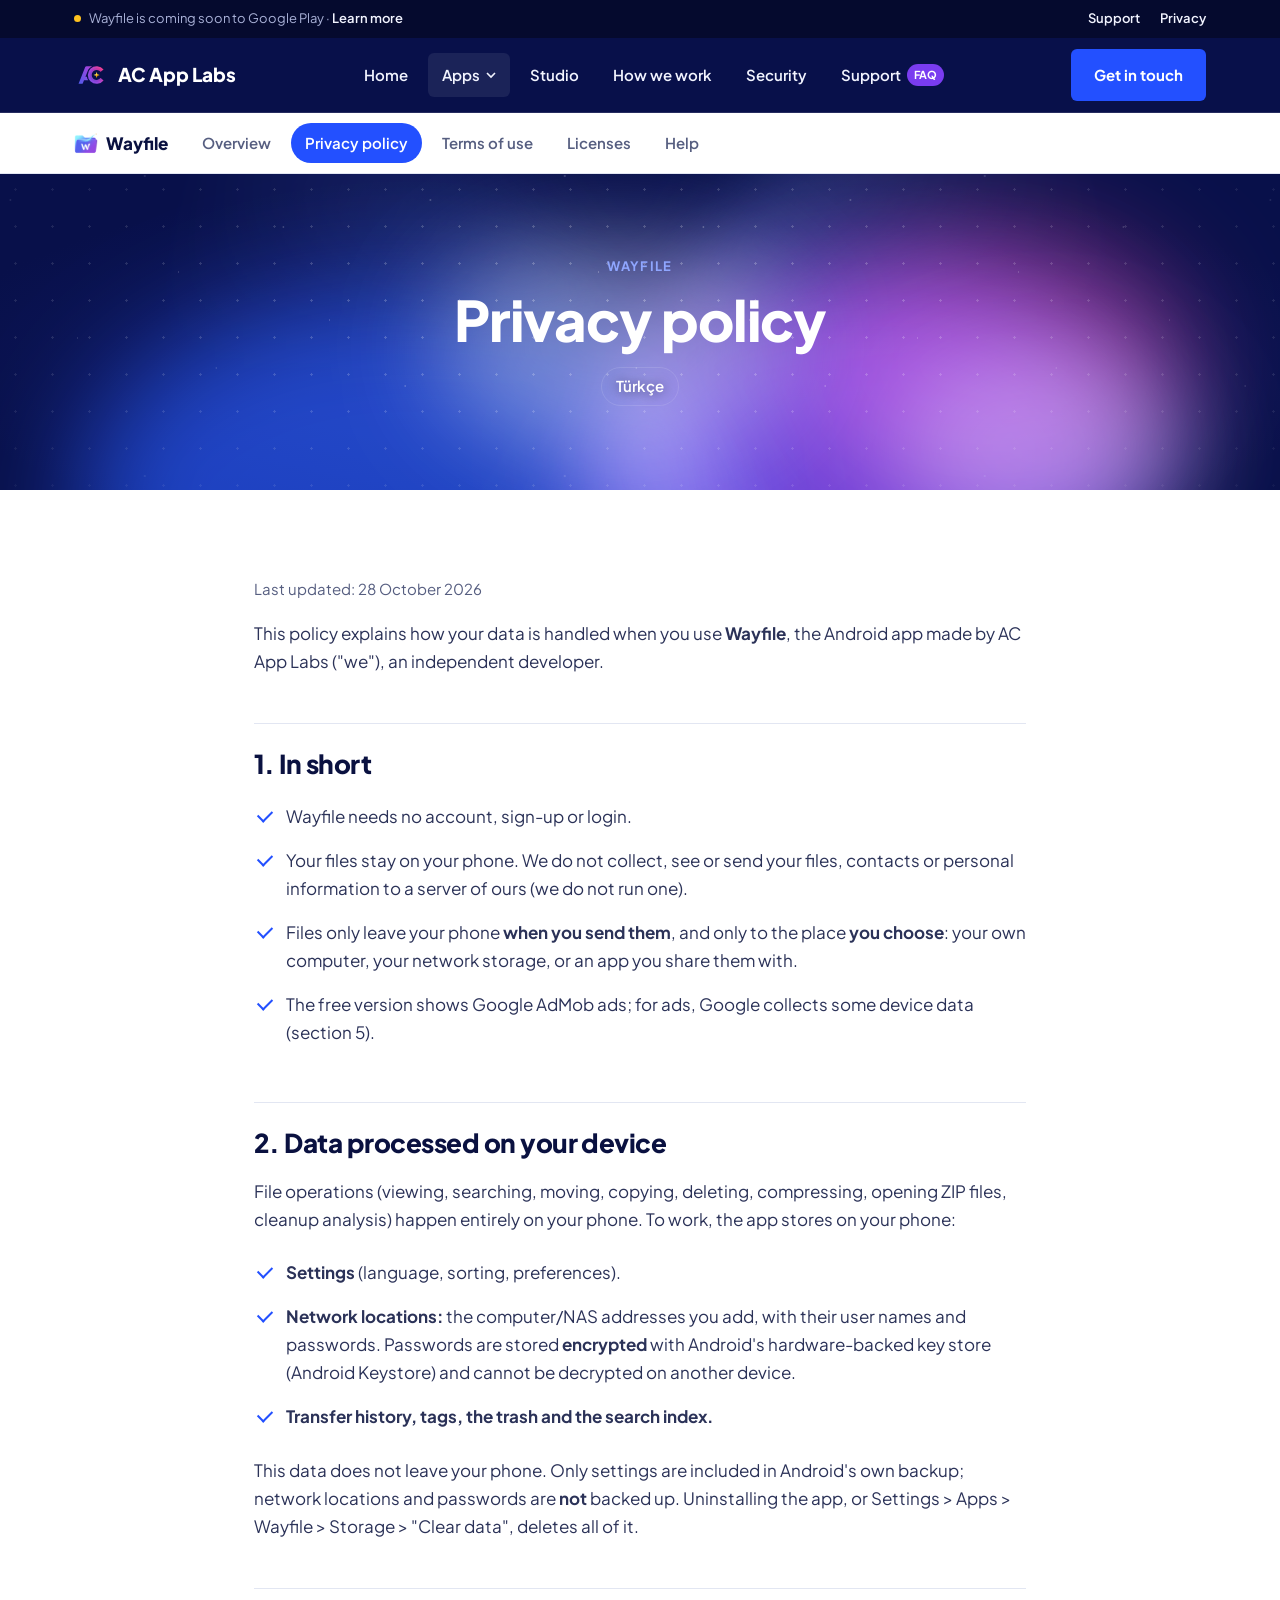
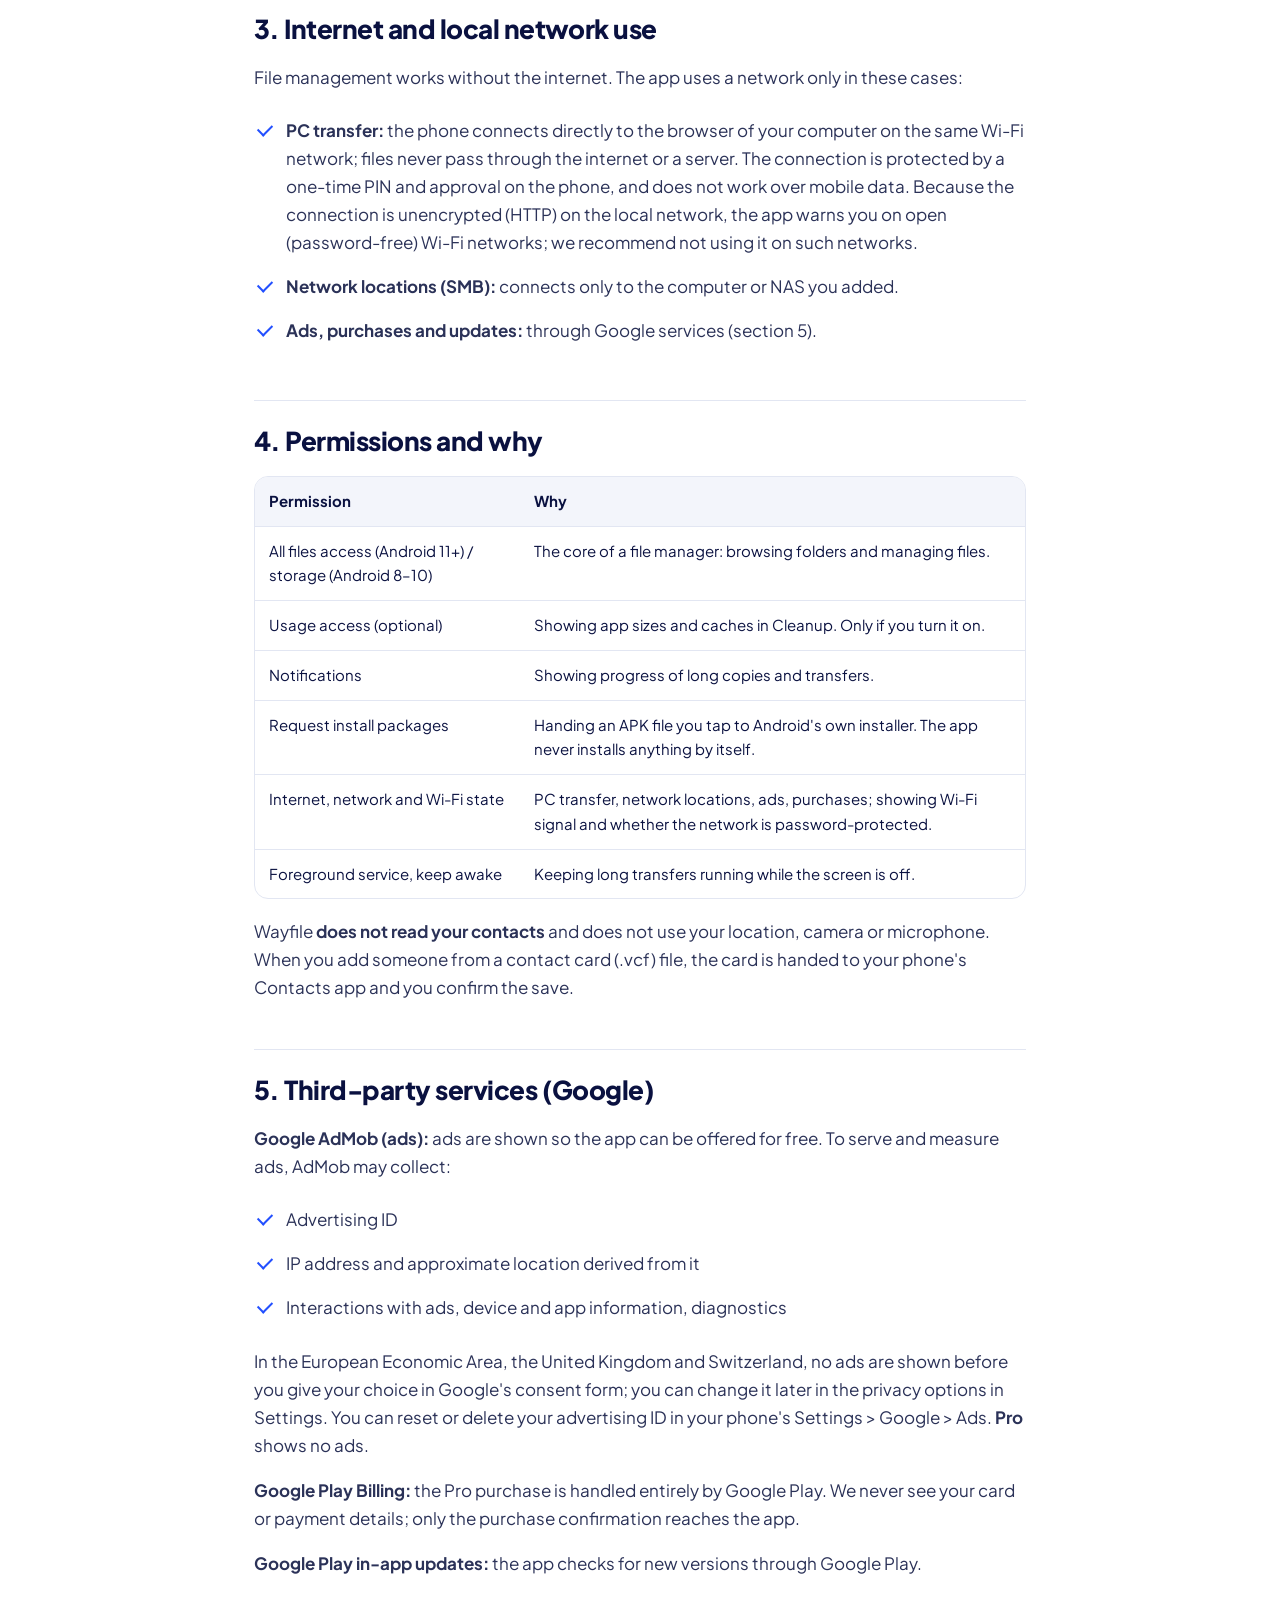
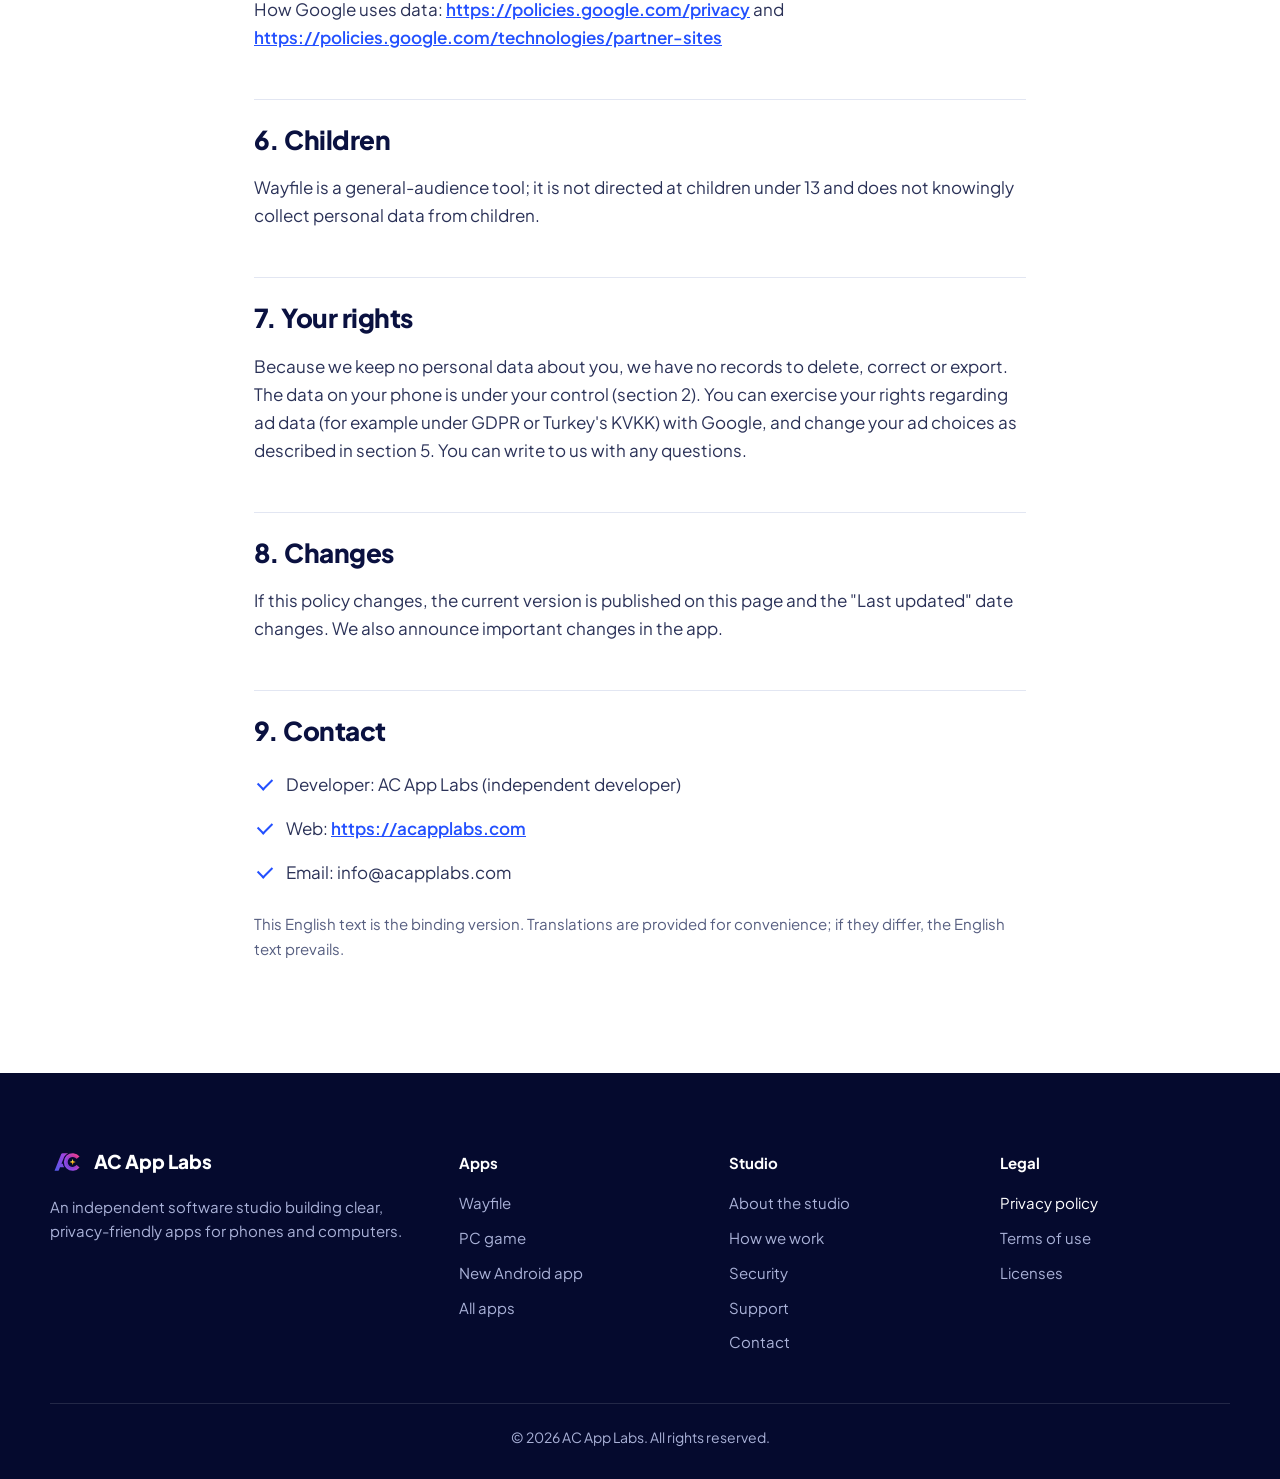
<file: wayfile/privacy/index.html>
<!doctype html>
<html lang="en">
<head>
<meta charset="utf-8">
<meta name="viewport" content="width=device-width, initial-scale=1">
<title>Wayfile – Privacy policy</title>
<meta name="description" content="Privacy policy for Wayfile, the file manager for Android by AC App Labs.">
<meta name="theme-color" content="#08104a">
<link rel="icon" href="/favicon.ico" sizes="any">
<link rel="icon" href="/assets/studio-logo.svg" type="image/svg+xml">
<link rel="apple-touch-icon" href="/assets/apple-touch-icon.png">
<link rel="preconnect" href="https://fonts.googleapis.com">
<link rel="preconnect" href="https://fonts.gstatic.com" crossorigin>
<link href="https://fonts.googleapis.com/css2?family=Plus+Jakarta+Sans:wght@400;500;600;700;800&display=swap" rel="stylesheet">
<link rel="stylesheet" href="/assets/site.css?v=8">
</head>
<body>

<svg width="0" height="0" style="position:absolute" aria-hidden="true">
  <symbol id="arr" viewBox="0 0 12 12"><path d="M3 9 9 3M4 3h5v5" fill="none" stroke="currentColor" stroke-width="1.6" stroke-linecap="round"/></symbol>
  <symbol id="left" viewBox="0 0 16 16"><path d="M10 3 5 8l5 5" fill="none" stroke="currentColor" stroke-width="1.8" stroke-linecap="round"/></symbol>
  <symbol id="right" viewBox="0 0 16 16"><path d="m6 3 5 5-5 5" fill="none" stroke="currentColor" stroke-width="1.8" stroke-linecap="round"/></symbol>
</svg>

<div class="infobar">
  <div class="wrap">
    <span><span class="dot"></span>Wayfile is coming soon to Google Play · <a href="/wayfile/">Learn more</a></span>
    <ul><li><a href="/support/">Support</a></li><li><a href="/wayfile/privacy/">Privacy</a></li></ul>
  </div>
</div>

<header class="nav">
  <div class="wrap">
    <a class="brand" href="/"><img src="/assets/studio-logo.svg" alt="" width="34" height="34">AC App Labs</a>
    <ul class="menu" id="menu">
      <li><a href="/">Home</a></li>
      <li>
        <button aria-expanded="false" aria-controls="mega" aria-current="page">Apps <svg class="chev" viewBox="0 0 10 10" aria-hidden="true"><path d="M1 3l4 4 4-4" fill="none" stroke="currentColor" stroke-width="1.6"/></svg></button>
        <div class="mega" id="mega">
          <a href="/wayfile/"><img src="/assets/wayfile.png" alt=""><span><b>Wayfile</b><small>File manager for Android</small></span><span class="tag">Soon</span></a>
          <a href="/apps/#game"><span class="slot" aria-hidden="true"><svg viewBox="0 0 24 24" width="24" height="24" fill="none" stroke="currentColor" stroke-width="1.8" stroke-linecap="round"><rect x="2" y="7" width="20" height="11" rx="5.5"/><path d="M7 10.5v4M5 12.5h4"/><circle cx="16" cy="11.5" r="1"/><circle cx="18" cy="13.8" r="1"/></svg></span><span><b>PC game</b><small>Coming soon on Steam</small></span><span class="tag">In design</span></a>
          <a href="/apps/#android"><span class="slot" aria-hidden="true">+</span><span><b>New Android app</b><small>Design and testing</small></span><span class="tag">In design</span></a>
          <a href="/apps/"><span class="slot" aria-hidden="true">≡</span><span><b>All apps</b><small>Everything we make</small></span><span></span></a>
        </div>
      </li>
      <li><a href="/about/">Studio</a></li>
      <li><a href="/process/">How we work</a></li>
      <li><a href="/security/">Security</a></li>
      <li><a href="/support/">Support <span class="badge-new">FAQ</span></a></li>
    </ul>
    <a class="btn btn-blue" href="/contact/">Get in touch</a>
    <button class="burger" aria-label="Menu" aria-expanded="false" aria-controls="menu"><span></span><span></span><span></span></button>
  </div>
</header>
<nav class="subnav" aria-label="Wayfile"><div class="wrap"><span class="subnav-title"><img src="/assets/wayfile.png" alt="" width="24" height="24">Wayfile</span><a href="/wayfile/">Overview</a><a href="/wayfile/privacy/" aria-current="page">Privacy policy</a><a href="/wayfile/terms/">Terms of use</a><a href="/wayfile/licenses/">Licenses</a><a href="/wayfile/help/">Help</a></div></nav>

<section class="page-hero">
  <div class="galaxy" aria-hidden="true"><i></i><i></i><i></i><i></i><i></i><i class="swirl"></i><b></b></div>
  <div class="wrap">
  <p class="eyebrow">Wayfile</p>
  <h1>Privacy policy</h1>
  <p class="lead"><a class="lang-link" href="/wayfile/privacy/tr/" hreflang="tr" lang="tr">Türkçe</a></p>
  </div>
</section>

<main class="doc">
  <p class="meta">Last updated: 28 October 2026</p>
  <p>This policy explains how your data is handled when you use <strong>Wayfile</strong>, the Android app made by AC App Labs ("we"), an independent developer.</p>
  <h2>1. In short</h2>
  <ul class="ticks">
    <li>Wayfile needs no account, sign-up or login.</li>
    <li>Your files stay on your phone. We do not collect, see or send your files, contacts or personal information to a server of ours (we do not run one).</li>
    <li>Files only leave your phone <strong>when you send them</strong>, and only to the place <strong>you choose</strong>: your own computer, your network storage, or an app you share them with.</li>
    <li>The free version shows Google AdMob ads; for ads, Google collects some device data (section 5).</li>
  </ul>
  <h2>2. Data processed on your device</h2>
  <p>File operations (viewing, searching, moving, copying, deleting, compressing, opening ZIP files, cleanup analysis) happen entirely on your phone. To work, the app stores on your phone:</p>
  <ul class="ticks">
    <li><strong>Settings</strong> (language, sorting, preferences).</li>
    <li><strong>Network locations:</strong> the computer/NAS addresses you add, with their user names and passwords. Passwords are stored <strong>encrypted</strong> with Android's hardware-backed key store (Android Keystore) and cannot be decrypted on another device.</li>
    <li><strong>Transfer history, tags, the trash and the search index.</strong></li>
  </ul>
  <p>This data does not leave your phone. Only settings are included in Android's own backup; network locations and passwords are <strong>not</strong> backed up. Uninstalling the app, or Settings &gt; Apps &gt; Wayfile &gt; Storage &gt; "Clear data", deletes all of it.</p>
  <h2>3. Internet and local network use</h2>
  <p>File management works without the internet. The app uses a network only in these cases:</p>
  <ul class="ticks">
    <li><strong>PC transfer:</strong> the phone connects directly to the browser of your computer on the same Wi-Fi network; files never pass through the internet or a server. The connection is protected by a one-time PIN and approval on the phone, and does not work over mobile data. Because the connection is unencrypted (HTTP) on the local network, the app warns you on open (password-free) Wi-Fi networks; we recommend not using it on such networks.</li>
    <li><strong>Network locations (SMB):</strong> connects only to the computer or NAS you added.</li>
    <li><strong>Ads, purchases and updates:</strong> through Google services (section 5).</li>
  </ul>
  <h2>4. Permissions and why</h2>
  <div class="table-wrap"><table>
    <tr><th>Permission</th><th>Why</th></tr>
    <tr><td>All files access (Android 11+) / storage (Android 8–10)</td><td>The core of a file manager: browsing folders and managing files.</td></tr>
    <tr><td>Usage access (optional)</td><td>Showing app sizes and caches in Cleanup. Only if you turn it on.</td></tr>
    <tr><td>Notifications</td><td>Showing progress of long copies and transfers.</td></tr>
    <tr><td>Request install packages</td><td>Handing an APK file you tap to Android's own installer. The app never installs anything by itself.</td></tr>
    <tr><td>Internet, network and Wi-Fi state</td><td>PC transfer, network locations, ads, purchases; showing Wi-Fi signal and whether the network is password-protected.</td></tr>
    <tr><td>Foreground service, keep awake</td><td>Keeping long transfers running while the screen is off.</td></tr>
  </table></div>
  <p>Wayfile <strong>does not read your contacts</strong> and does not use your location, camera or microphone. When you add someone from a contact card (.vcf) file, the card is handed to your phone's Contacts app and you confirm the save.</p>
  <h2>5. Third-party services (Google)</h2>
  <p><strong>Google AdMob (ads):</strong> ads are shown so the app can be offered for free. To serve and measure ads, AdMob may collect:</p>
  <ul class="ticks">
    <li>Advertising ID</li>
    <li>IP address and approximate location derived from it</li>
    <li>Interactions with ads, device and app information, diagnostics</li>
  </ul>
  <p>In the European Economic Area, the United Kingdom and Switzerland, no ads are shown before you give your choice in Google's consent form; you can change it later in the privacy options in Settings. You can reset or delete your advertising ID in your phone's Settings &gt; Google &gt; Ads. <strong>Pro</strong> shows no ads.</p>
  <p><strong>Google Play Billing:</strong> the Pro purchase is handled entirely by Google Play. We never see your card or payment details; only the purchase confirmation reaches the app.</p>
  <p><strong>Google Play in-app updates:</strong> the app checks for new versions through Google Play.</p>
  <p>How Google uses data: <a href="https://policies.google.com/privacy">https://policies.google.com/privacy</a> and <a href="https://policies.google.com/technologies/partner-sites">https://policies.google.com/technologies/partner-sites</a></p>
  <h2>6. Children</h2>
  <p>Wayfile is a general-audience tool; it is not directed at children under 13 and does not knowingly collect personal data from children.</p>
  <h2>7. Your rights</h2>
  <p>Because we keep no personal data about you, we have no records to delete, correct or export. The data on your phone is under your control (section 2). You can exercise your rights regarding ad data (for example under GDPR or Turkey's KVKK) with Google, and change your ad choices as described in section 5. You can write to us with any questions.</p>
  <h2>8. Changes</h2>
  <p>If this policy changes, the current version is published on this page and the "Last updated" date changes. We also announce important changes in the app.</p>
  <h2>9. Contact</h2>
  <ul class="ticks">
    <li>Developer: AC App Labs (independent developer)</li>
    <li>Web: <a href="https://acapplabs.com">https://acapplabs.com</a></li>
    <li>Email: info@acapplabs.com</li>
  </ul>
  <p class="meta">This English text is the binding version. Translations are provided for convenience; if they differ, the English text prevails.</p>
</main>

<footer>
  <div class="wrap fgrid">
    <div>
      <a class="brand" href="/"><img src="/assets/studio-logo.svg" alt="" width="34" height="34">AC App Labs</a>
      <p>An independent software studio building clear, privacy-friendly apps for phones and computers.</p>
    </div>
    <div><h4>Apps</h4><ul><li><a href="/wayfile/">Wayfile</a></li><li><a href="/apps/#game">PC game</a></li><li><a href="/apps/#android">New Android app</a></li><li><a href="/apps/">All apps</a></li></ul></div>
    <div><h4>Studio</h4><ul><li><a href="/about/">About the studio</a></li><li><a href="/process/">How we work</a></li><li><a href="/security/">Security</a></li><li><a href="/support/">Support</a></li><li><a href="/contact/">Contact</a></li></ul></div>
    <div><h4>Legal</h4><ul><li><a href="/wayfile/privacy/" aria-current="page">Privacy policy</a></li><li><a href="/wayfile/terms/">Terms of use</a></li><li><a href="/wayfile/licenses/">Licenses</a></li></ul></div>
  </div>
  <div class="wrap fbottom">© <span id="y">2026</span> AC App Labs. All rights reserved.</div>
</footer>

<script src="/assets/site.js?v=8"></script>
</body>
</html>
</file>
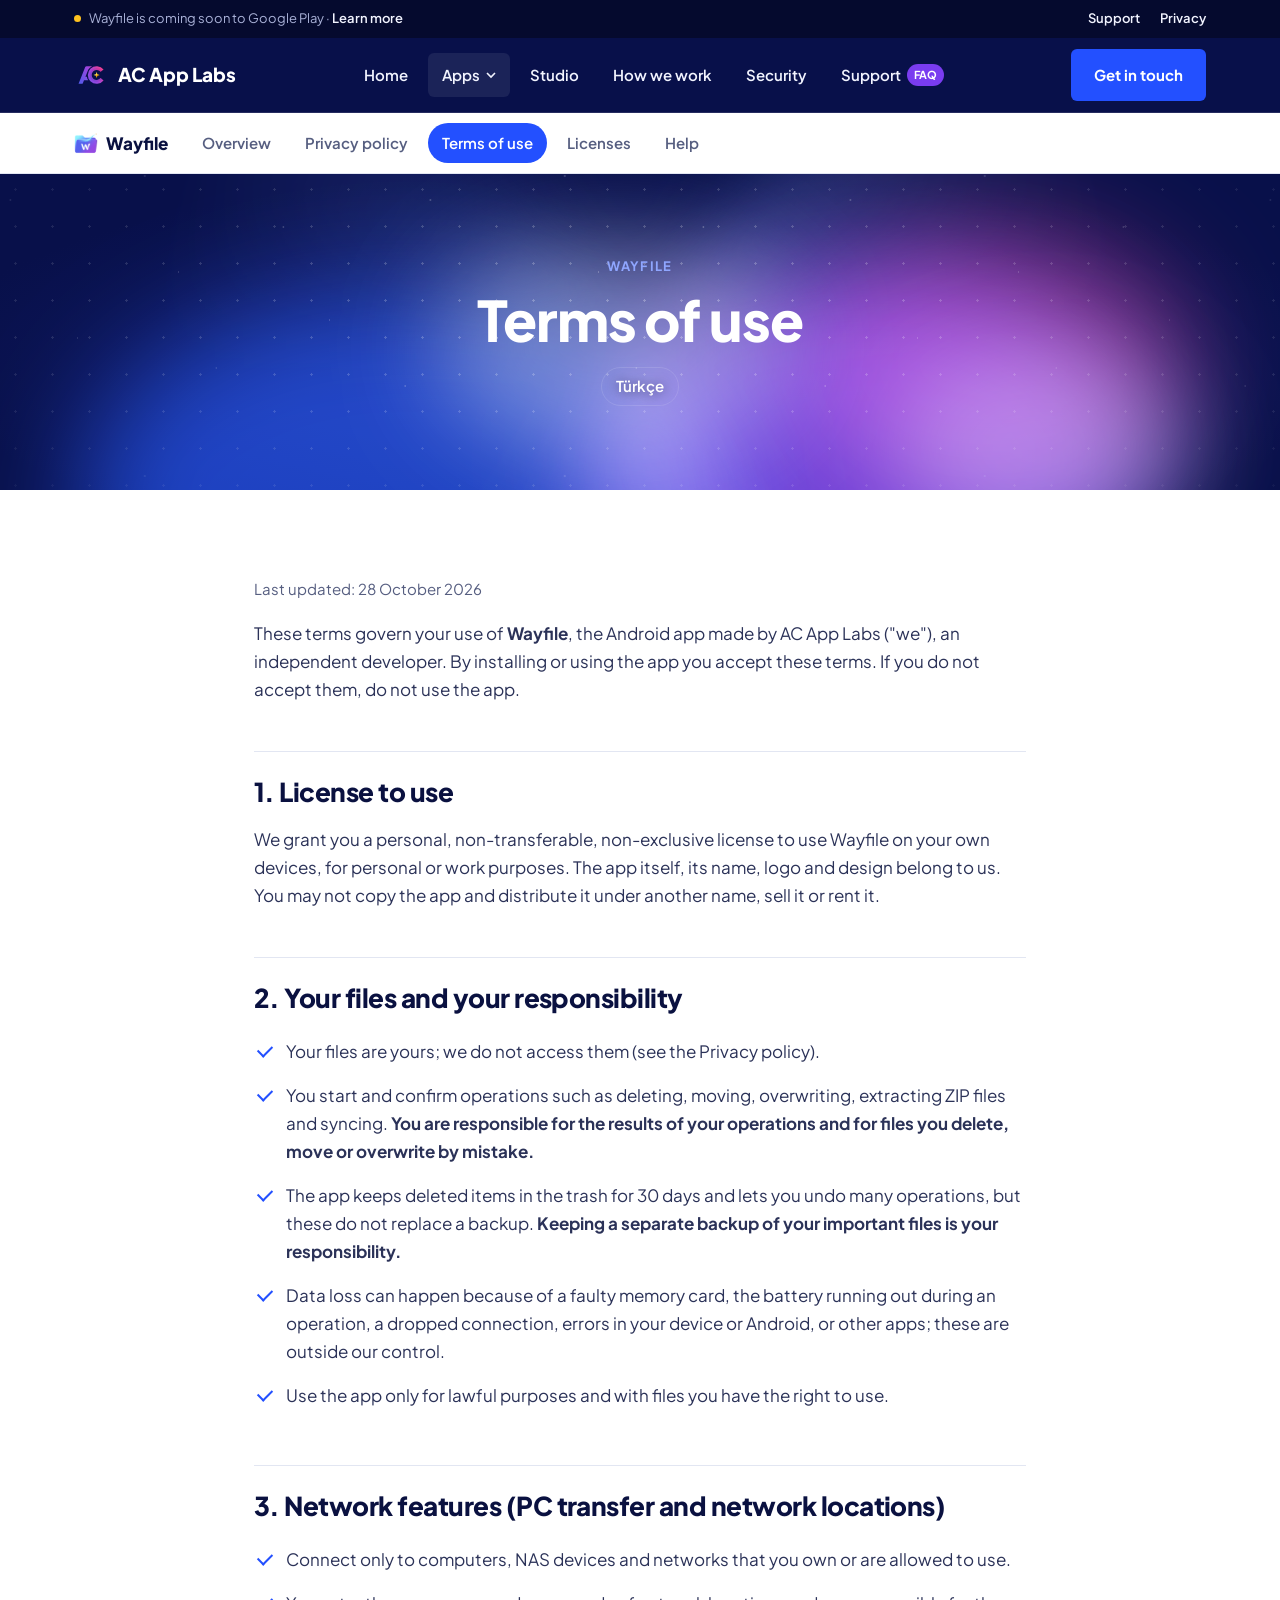
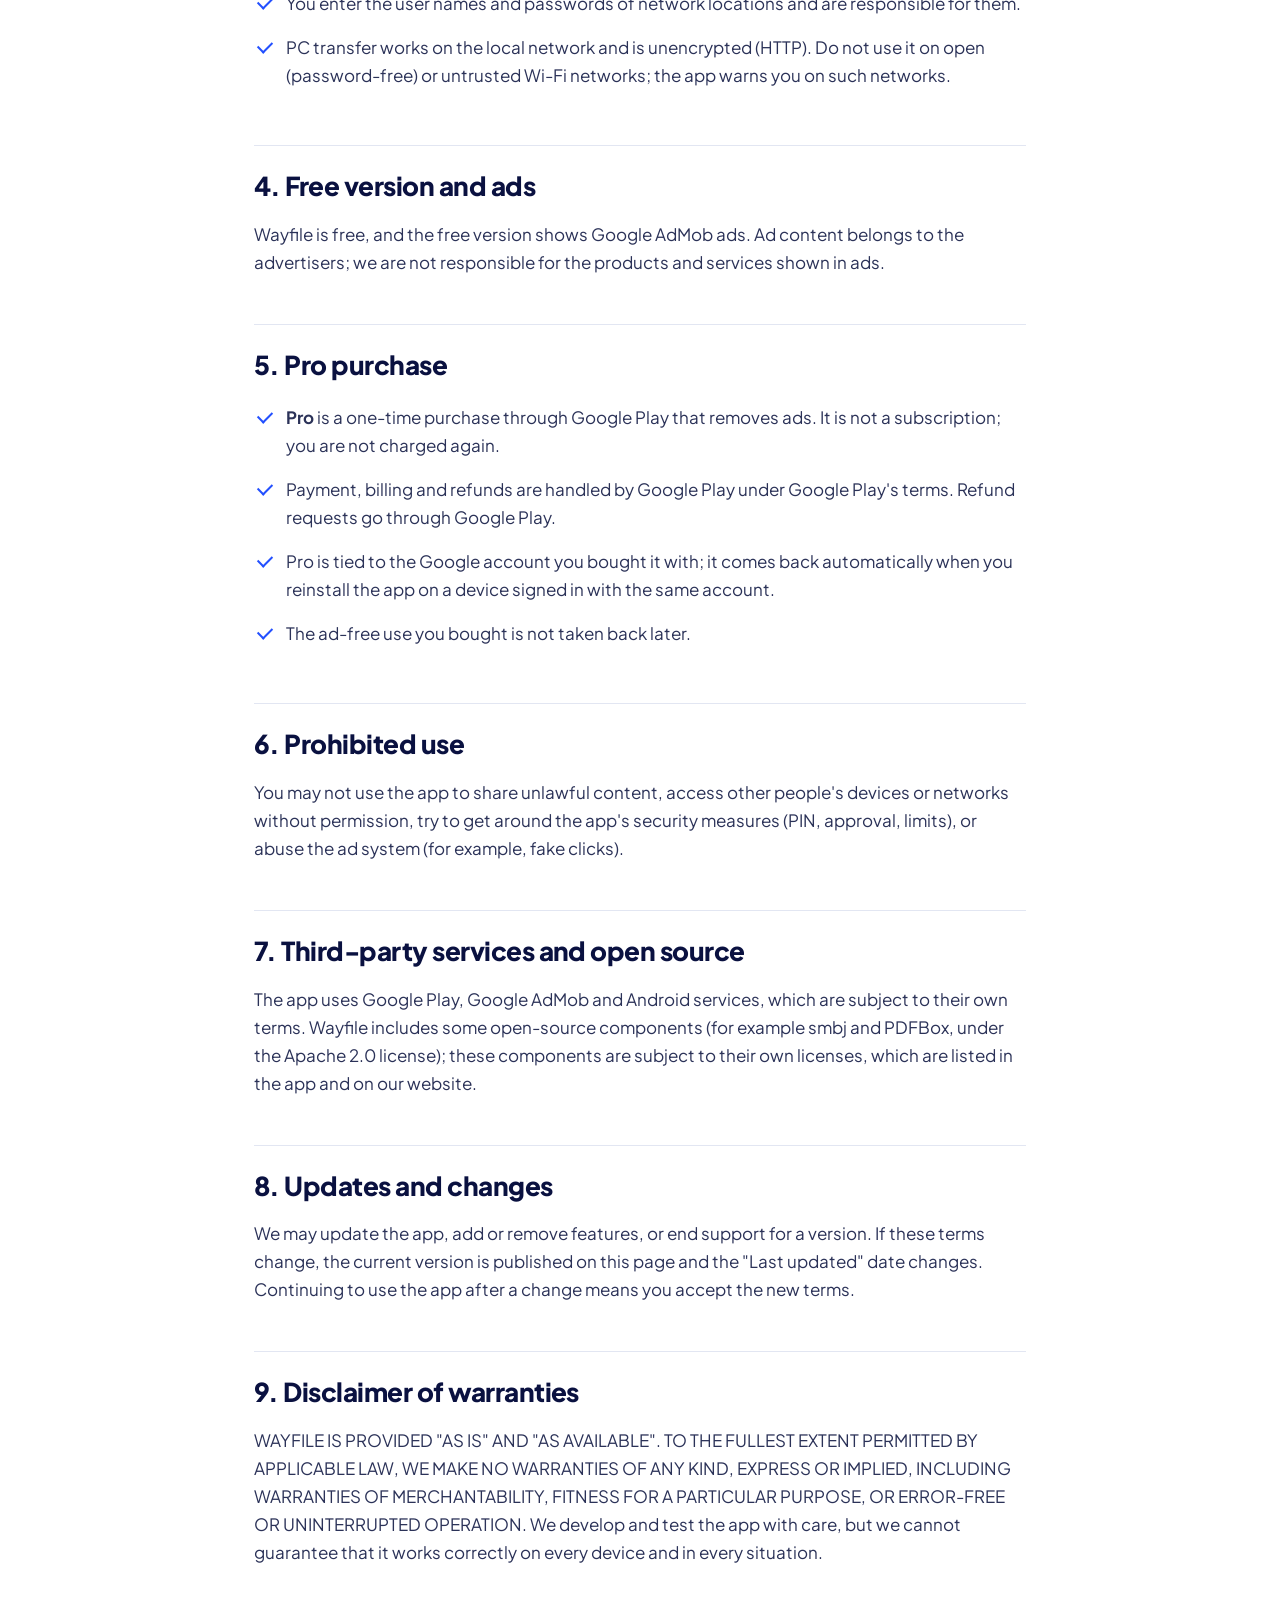
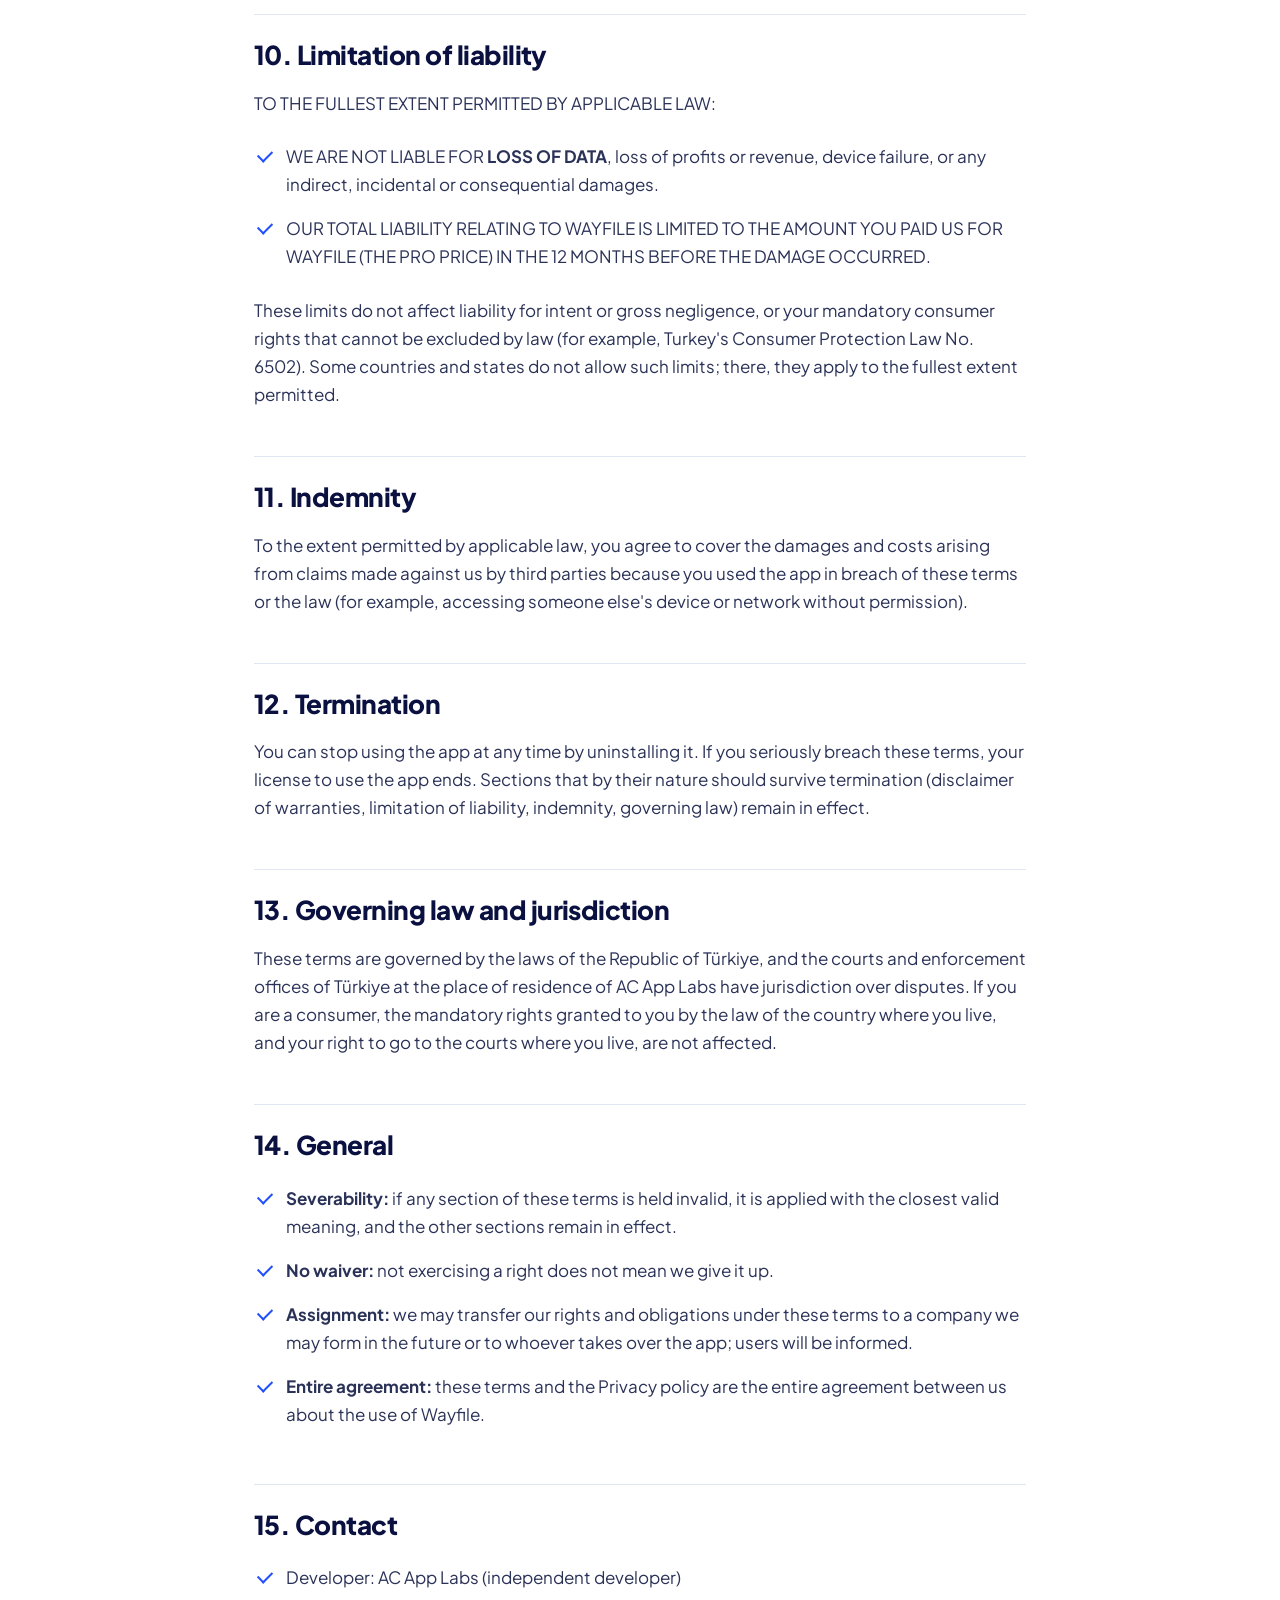
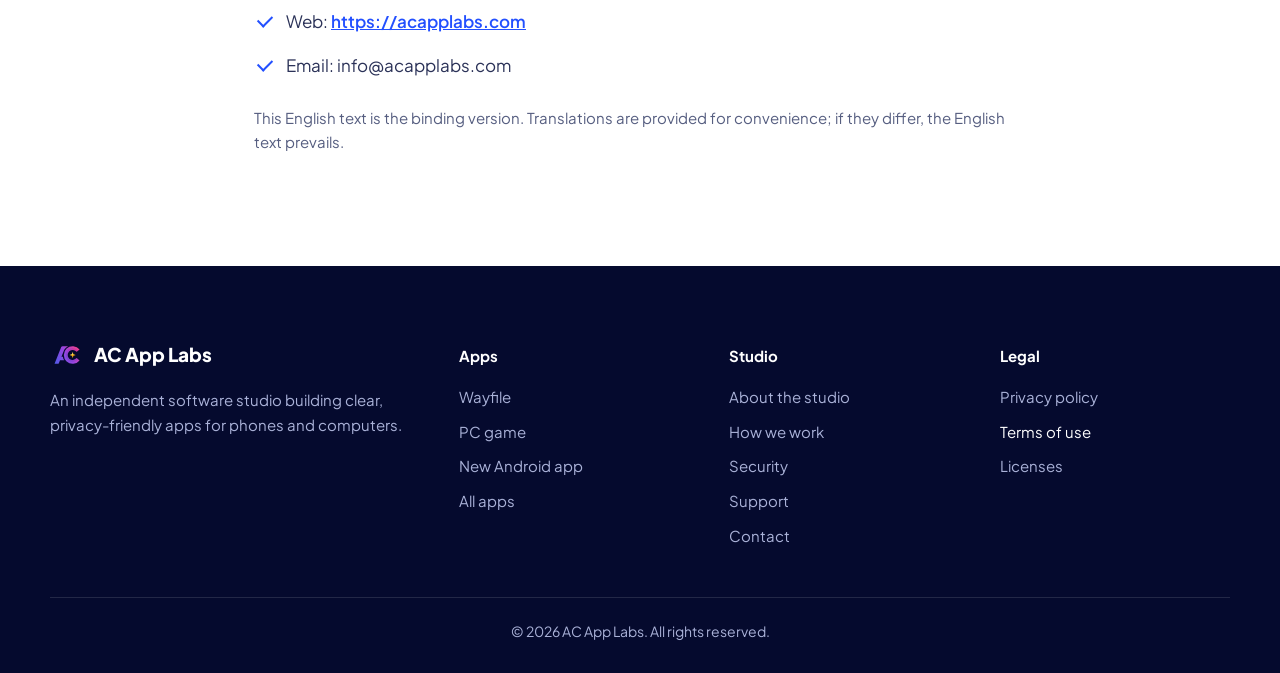
<file: wayfile/terms/index.html>
<!doctype html>
<html lang="en">
<head>
<meta charset="utf-8">
<meta name="viewport" content="width=device-width, initial-scale=1">
<title>Wayfile – Terms of use</title>
<meta name="description" content="Terms of use for Wayfile, the file manager for Android by AC App Labs.">
<meta name="theme-color" content="#08104a">
<link rel="icon" href="/favicon.ico" sizes="any">
<link rel="icon" href="/assets/studio-logo.svg" type="image/svg+xml">
<link rel="apple-touch-icon" href="/assets/apple-touch-icon.png">
<link rel="preconnect" href="https://fonts.googleapis.com">
<link rel="preconnect" href="https://fonts.gstatic.com" crossorigin>
<link href="https://fonts.googleapis.com/css2?family=Plus+Jakarta+Sans:wght@400;500;600;700;800&display=swap" rel="stylesheet">
<link rel="stylesheet" href="/assets/site.css?v=8">
</head>
<body>

<svg width="0" height="0" style="position:absolute" aria-hidden="true">
  <symbol id="arr" viewBox="0 0 12 12"><path d="M3 9 9 3M4 3h5v5" fill="none" stroke="currentColor" stroke-width="1.6" stroke-linecap="round"/></symbol>
  <symbol id="left" viewBox="0 0 16 16"><path d="M10 3 5 8l5 5" fill="none" stroke="currentColor" stroke-width="1.8" stroke-linecap="round"/></symbol>
  <symbol id="right" viewBox="0 0 16 16"><path d="m6 3 5 5-5 5" fill="none" stroke="currentColor" stroke-width="1.8" stroke-linecap="round"/></symbol>
</svg>

<div class="infobar">
  <div class="wrap">
    <span><span class="dot"></span>Wayfile is coming soon to Google Play · <a href="/wayfile/">Learn more</a></span>
    <ul><li><a href="/support/">Support</a></li><li><a href="/wayfile/privacy/">Privacy</a></li></ul>
  </div>
</div>

<header class="nav">
  <div class="wrap">
    <a class="brand" href="/"><img src="/assets/studio-logo.svg" alt="" width="34" height="34">AC App Labs</a>
    <ul class="menu" id="menu">
      <li><a href="/">Home</a></li>
      <li>
        <button aria-expanded="false" aria-controls="mega" aria-current="page">Apps <svg class="chev" viewBox="0 0 10 10" aria-hidden="true"><path d="M1 3l4 4 4-4" fill="none" stroke="currentColor" stroke-width="1.6"/></svg></button>
        <div class="mega" id="mega">
          <a href="/wayfile/"><img src="/assets/wayfile.png" alt=""><span><b>Wayfile</b><small>File manager for Android</small></span><span class="tag">Soon</span></a>
          <a href="/apps/#game"><span class="slot" aria-hidden="true"><svg viewBox="0 0 24 24" width="24" height="24" fill="none" stroke="currentColor" stroke-width="1.8" stroke-linecap="round"><rect x="2" y="7" width="20" height="11" rx="5.5"/><path d="M7 10.5v4M5 12.5h4"/><circle cx="16" cy="11.5" r="1"/><circle cx="18" cy="13.8" r="1"/></svg></span><span><b>PC game</b><small>Coming soon on Steam</small></span><span class="tag">In design</span></a>
          <a href="/apps/#android"><span class="slot" aria-hidden="true">+</span><span><b>New Android app</b><small>Design and testing</small></span><span class="tag">In design</span></a>
          <a href="/apps/"><span class="slot" aria-hidden="true">≡</span><span><b>All apps</b><small>Everything we make</small></span><span></span></a>
        </div>
      </li>
      <li><a href="/about/">Studio</a></li>
      <li><a href="/process/">How we work</a></li>
      <li><a href="/security/">Security</a></li>
      <li><a href="/support/">Support <span class="badge-new">FAQ</span></a></li>
    </ul>
    <a class="btn btn-blue" href="/contact/">Get in touch</a>
    <button class="burger" aria-label="Menu" aria-expanded="false" aria-controls="menu"><span></span><span></span><span></span></button>
  </div>
</header>
<nav class="subnav" aria-label="Wayfile"><div class="wrap"><span class="subnav-title"><img src="/assets/wayfile.png" alt="" width="24" height="24">Wayfile</span><a href="/wayfile/">Overview</a><a href="/wayfile/privacy/">Privacy policy</a><a href="/wayfile/terms/" aria-current="page">Terms of use</a><a href="/wayfile/licenses/">Licenses</a><a href="/wayfile/help/">Help</a></div></nav>

<section class="page-hero">
  <div class="galaxy" aria-hidden="true"><i></i><i></i><i></i><i></i><i></i><i class="swirl"></i><b></b></div>
  <div class="wrap">
  <p class="eyebrow">Wayfile</p>
  <h1>Terms of use</h1>
  <p class="lead"><a class="lang-link" href="/wayfile/terms/tr/" hreflang="tr" lang="tr">Türkçe</a></p>
  </div>
</section>

<main class="doc">
  <p class="meta">Last updated: 28 October 2026</p>
  <p>These terms govern your use of <strong>Wayfile</strong>, the Android app made by AC App Labs ("we"), an independent developer. By installing or using the app you accept these terms. If you do not accept them, do not use the app.</p>
  <h2>1. License to use</h2>
  <p>We grant you a personal, non-transferable, non-exclusive license to use Wayfile on your own devices, for personal or work purposes. The app itself, its name, logo and design belong to us. You may not copy the app and distribute it under another name, sell it or rent it.</p>
  <h2>2. Your files and your responsibility</h2>
  <ul class="ticks">
    <li>Your files are yours; we do not access them (see the Privacy policy).</li>
    <li>You start and confirm operations such as deleting, moving, overwriting, extracting ZIP files and syncing. <strong>You are responsible for the results of your operations and for files you delete, move or overwrite by mistake.</strong></li>
    <li>The app keeps deleted items in the trash for 30 days and lets you undo many operations, but these do not replace a backup. <strong>Keeping a separate backup of your important files is your responsibility.</strong></li>
    <li>Data loss can happen because of a faulty memory card, the battery running out during an operation, a dropped connection, errors in your device or Android, or other apps; these are outside our control.</li>
    <li>Use the app only for lawful purposes and with files you have the right to use.</li>
  </ul>
  <h2>3. Network features (PC transfer and network locations)</h2>
  <ul class="ticks">
    <li>Connect only to computers, NAS devices and networks that you own or are allowed to use.</li>
    <li>You enter the user names and passwords of network locations and are responsible for them.</li>
    <li>PC transfer works on the local network and is unencrypted (HTTP). Do not use it on open (password-free) or untrusted Wi-Fi networks; the app warns you on such networks.</li>
  </ul>
  <h2>4. Free version and ads</h2>
  <p>Wayfile is free, and the free version shows Google AdMob ads. Ad content belongs to the advertisers; we are not responsible for the products and services shown in ads.</p>
  <h2>5. Pro purchase</h2>
  <ul class="ticks">
    <li><strong>Pro</strong> is a one-time purchase through Google Play that removes ads. It is not a subscription; you are not charged again.</li>
    <li>Payment, billing and refunds are handled by Google Play under Google Play's terms. Refund requests go through Google Play.</li>
    <li>Pro is tied to the Google account you bought it with; it comes back automatically when you reinstall the app on a device signed in with the same account.</li>
    <li>The ad-free use you bought is not taken back later.</li>
  </ul>
  <h2>6. Prohibited use</h2>
  <p>You may not use the app to share unlawful content, access other people's devices or networks without permission, try to get around the app's security measures (PIN, approval, limits), or abuse the ad system (for example, fake clicks).</p>
  <h2>7. Third-party services and open source</h2>
  <p>The app uses Google Play, Google AdMob and Android services, which are subject to their own terms. Wayfile includes some open-source components (for example smbj and PDFBox, under the Apache 2.0 license); these components are subject to their own licenses, which are listed in the app and on our website.</p>
  <h2>8. Updates and changes</h2>
  <p>We may update the app, add or remove features, or end support for a version. If these terms change, the current version is published on this page and the "Last updated" date changes. Continuing to use the app after a change means you accept the new terms.</p>
  <h2>9. Disclaimer of warranties</h2>
  <p>WAYFILE IS PROVIDED "AS IS" AND "AS AVAILABLE". TO THE FULLEST EXTENT PERMITTED BY APPLICABLE LAW, WE MAKE NO WARRANTIES OF ANY KIND, EXPRESS OR IMPLIED, INCLUDING WARRANTIES OF MERCHANTABILITY, FITNESS FOR A PARTICULAR PURPOSE, OR ERROR-FREE OR UNINTERRUPTED OPERATION. We develop and test the app with care, but we cannot guarantee that it works correctly on every device and in every situation.</p>
  <h2>10. Limitation of liability</h2>
  <p>TO THE FULLEST EXTENT PERMITTED BY APPLICABLE LAW:</p>
  <ul class="ticks">
    <li>WE ARE NOT LIABLE FOR <strong>LOSS OF DATA</strong>, loss of profits or revenue, device failure, or any indirect, incidental or consequential damages.</li>
    <li>OUR TOTAL LIABILITY RELATING TO WAYFILE IS LIMITED TO THE AMOUNT YOU PAID US FOR WAYFILE (THE PRO PRICE) IN THE 12 MONTHS BEFORE THE DAMAGE OCCURRED.</li>
  </ul>
  <p>These limits do not affect liability for intent or gross negligence, or your mandatory consumer rights that cannot be excluded by law (for example, Turkey's Consumer Protection Law No. 6502). Some countries and states do not allow such limits; there, they apply to the fullest extent permitted.</p>
  <h2>11. Indemnity</h2>
  <p>To the extent permitted by applicable law, you agree to cover the damages and costs arising from claims made against us by third parties because you used the app in breach of these terms or the law (for example, accessing someone else's device or network without permission).</p>
  <h2>12. Termination</h2>
  <p>You can stop using the app at any time by uninstalling it. If you seriously breach these terms, your license to use the app ends. Sections that by their nature should survive termination (disclaimer of warranties, limitation of liability, indemnity, governing law) remain in effect.</p>
  <h2>13. Governing law and jurisdiction</h2>
  <p>These terms are governed by the laws of the Republic of Türkiye, and the courts and enforcement offices of Türkiye at the place of residence of AC App Labs have jurisdiction over disputes. If you are a consumer, the mandatory rights granted to you by the law of the country where you live, and your right to go to the courts where you live, are not affected.</p>
  <h2>14. General</h2>
  <ul class="ticks">
    <li><strong>Severability:</strong> if any section of these terms is held invalid, it is applied with the closest valid meaning, and the other sections remain in effect.</li>
    <li><strong>No waiver:</strong> not exercising a right does not mean we give it up.</li>
    <li><strong>Assignment:</strong> we may transfer our rights and obligations under these terms to a company we may form in the future or to whoever takes over the app; users will be informed.</li>
    <li><strong>Entire agreement:</strong> these terms and the Privacy policy are the entire agreement between us about the use of Wayfile.</li>
  </ul>
  <h2>15. Contact</h2>
  <ul class="ticks">
    <li>Developer: AC App Labs (independent developer)</li>
    <li>Web: <a href="https://acapplabs.com">https://acapplabs.com</a></li>
    <li>Email: info@acapplabs.com</li>
  </ul>
  <p class="meta">This English text is the binding version. Translations are provided for convenience; if they differ, the English text prevails.</p>
</main>

<footer>
  <div class="wrap fgrid">
    <div>
      <a class="brand" href="/"><img src="/assets/studio-logo.svg" alt="" width="34" height="34">AC App Labs</a>
      <p>An independent software studio building clear, privacy-friendly apps for phones and computers.</p>
    </div>
    <div><h4>Apps</h4><ul><li><a href="/wayfile/">Wayfile</a></li><li><a href="/apps/#game">PC game</a></li><li><a href="/apps/#android">New Android app</a></li><li><a href="/apps/">All apps</a></li></ul></div>
    <div><h4>Studio</h4><ul><li><a href="/about/">About the studio</a></li><li><a href="/process/">How we work</a></li><li><a href="/security/">Security</a></li><li><a href="/support/">Support</a></li><li><a href="/contact/">Contact</a></li></ul></div>
    <div><h4>Legal</h4><ul><li><a href="/wayfile/privacy/">Privacy policy</a></li><li><a href="/wayfile/terms/" aria-current="page">Terms of use</a></li><li><a href="/wayfile/licenses/">Licenses</a></li></ul></div>
  </div>
  <div class="wrap fbottom">© <span id="y">2026</span> AC App Labs. All rights reserved.</div>
</footer>

<script src="/assets/site.js?v=8"></script>
</body>
</html>
</file>
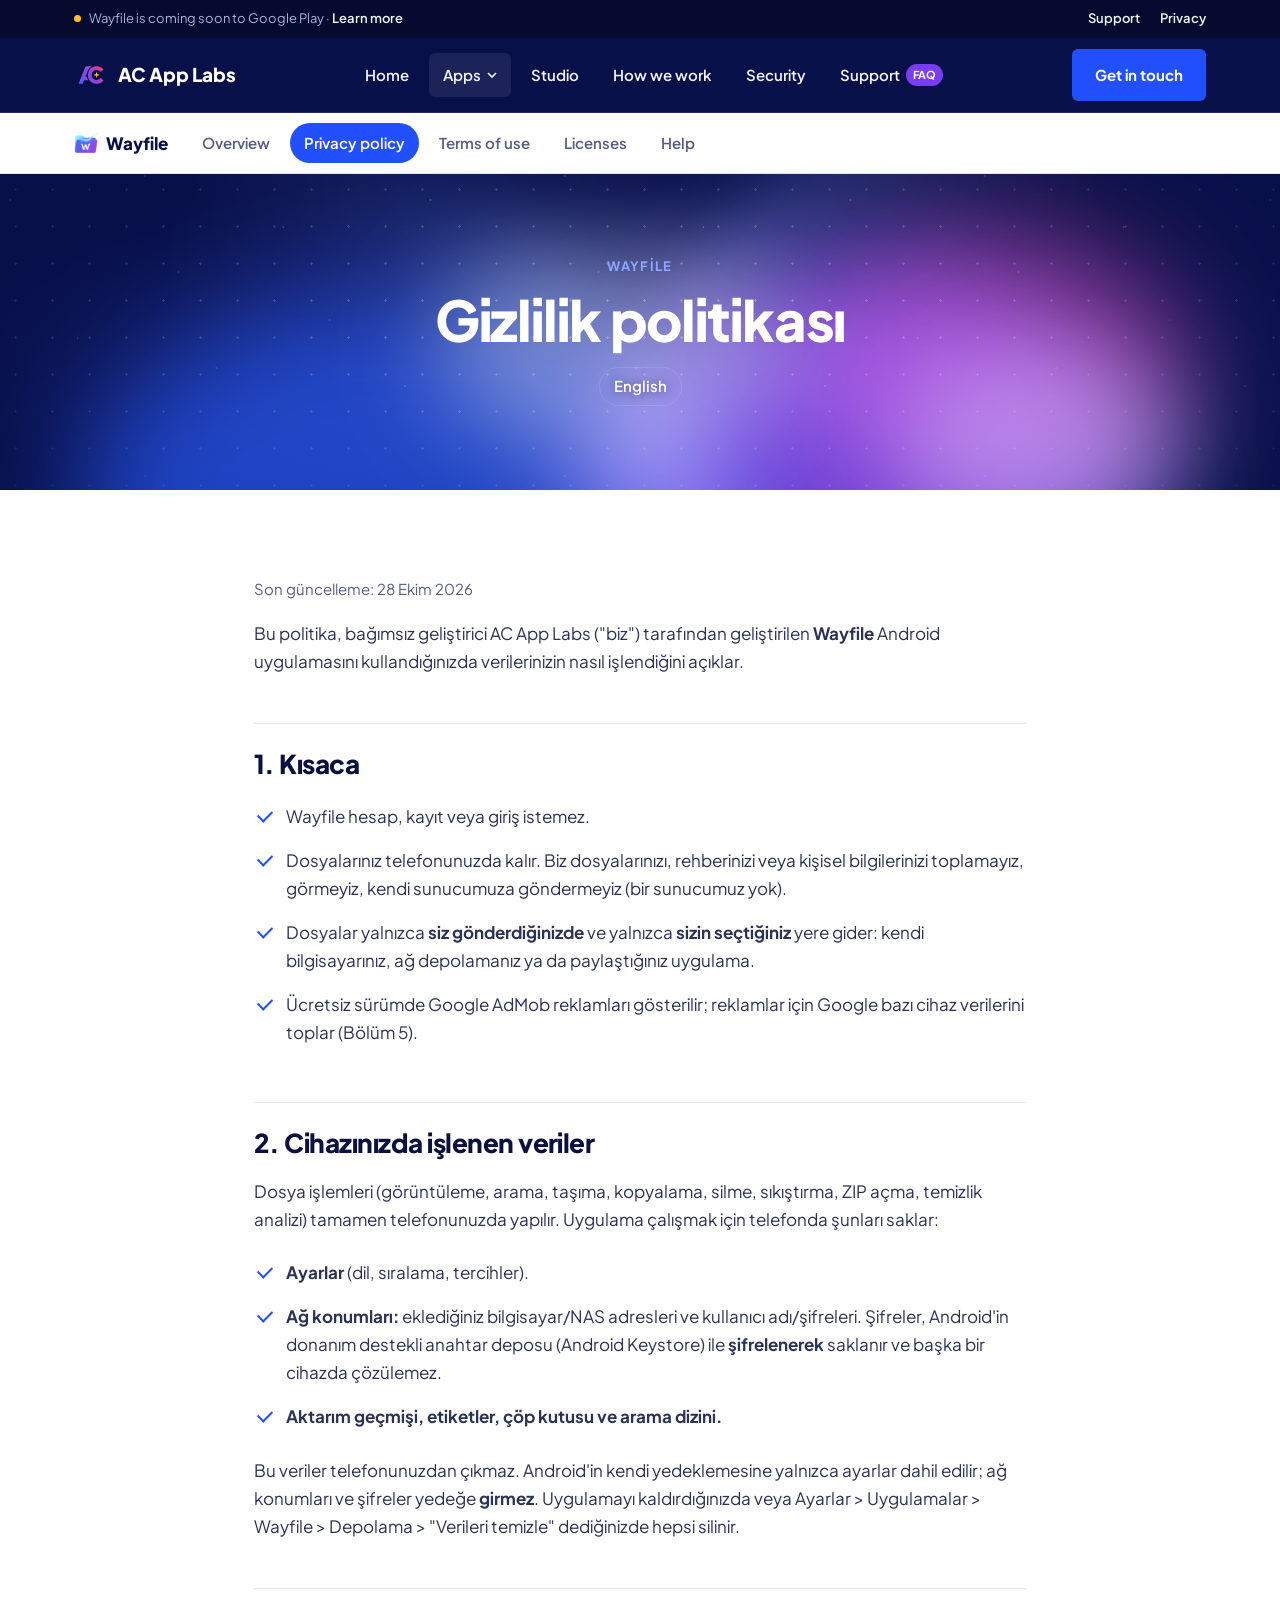
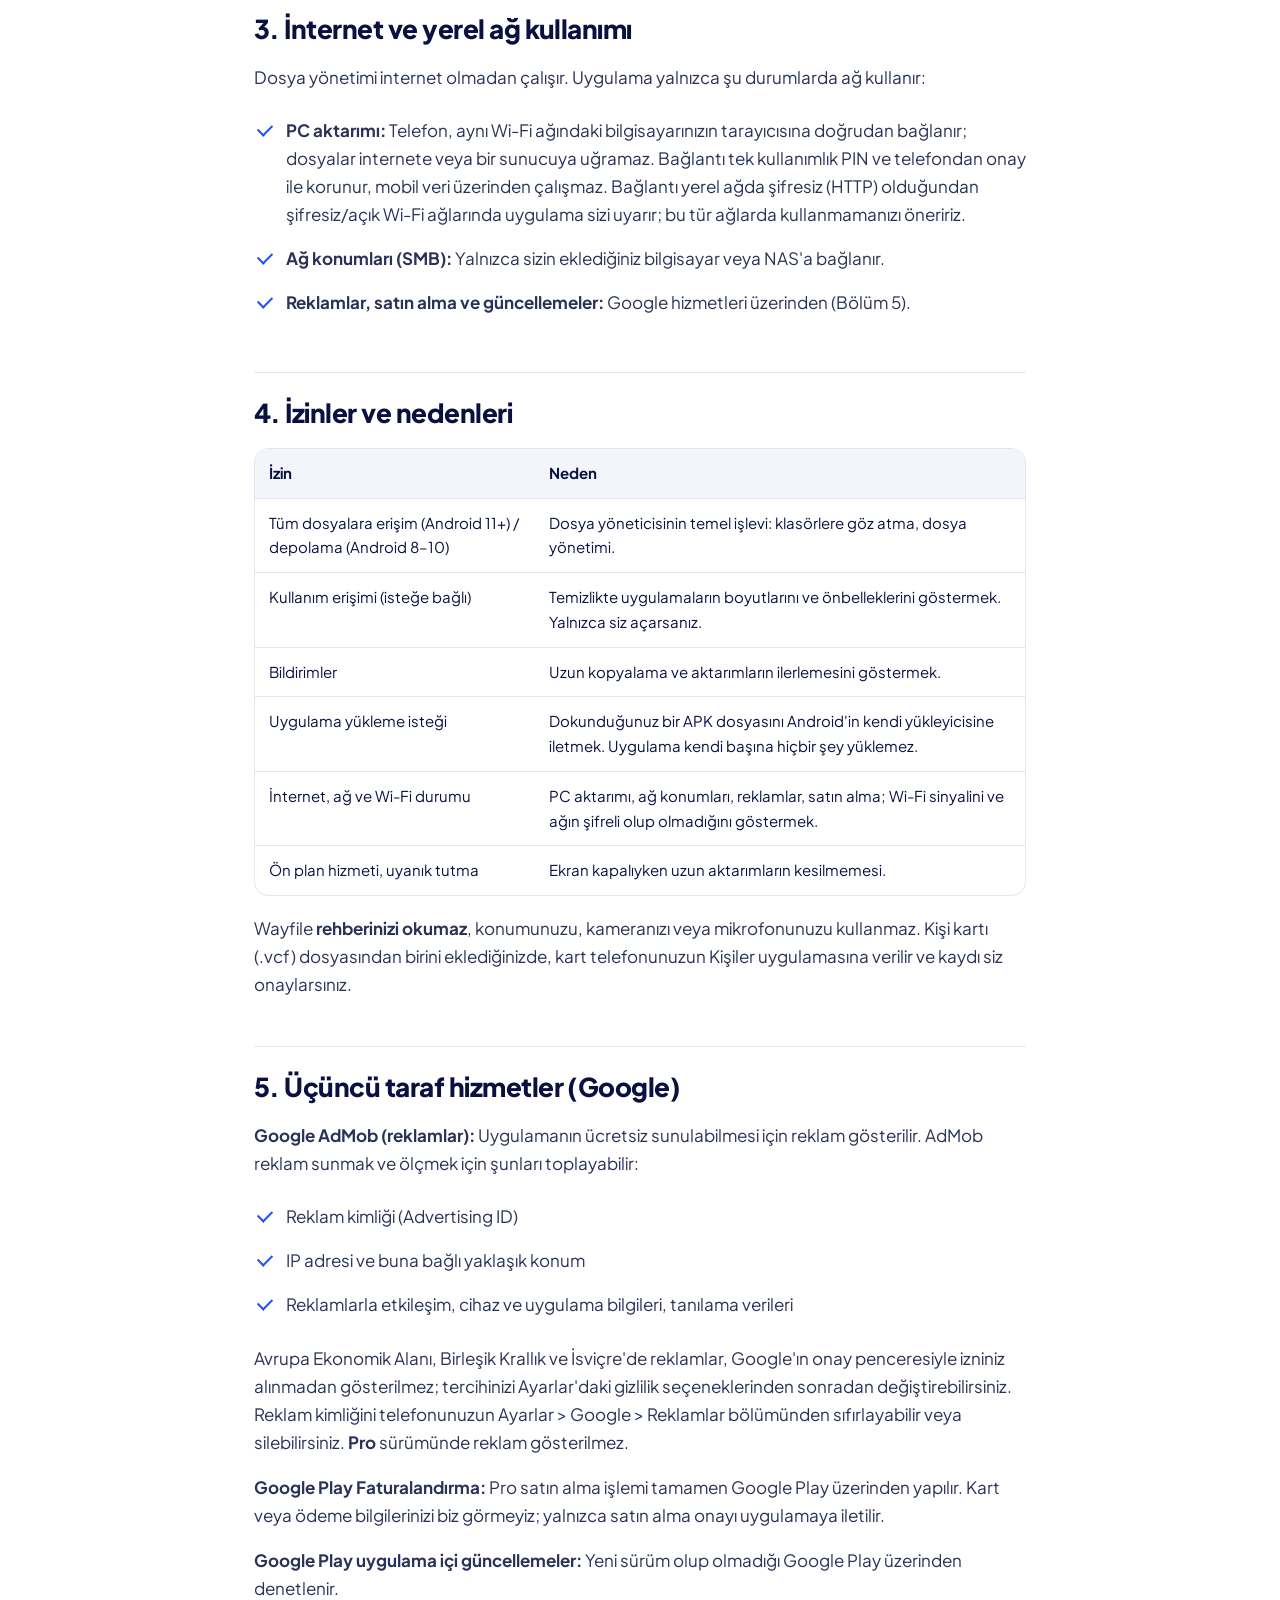
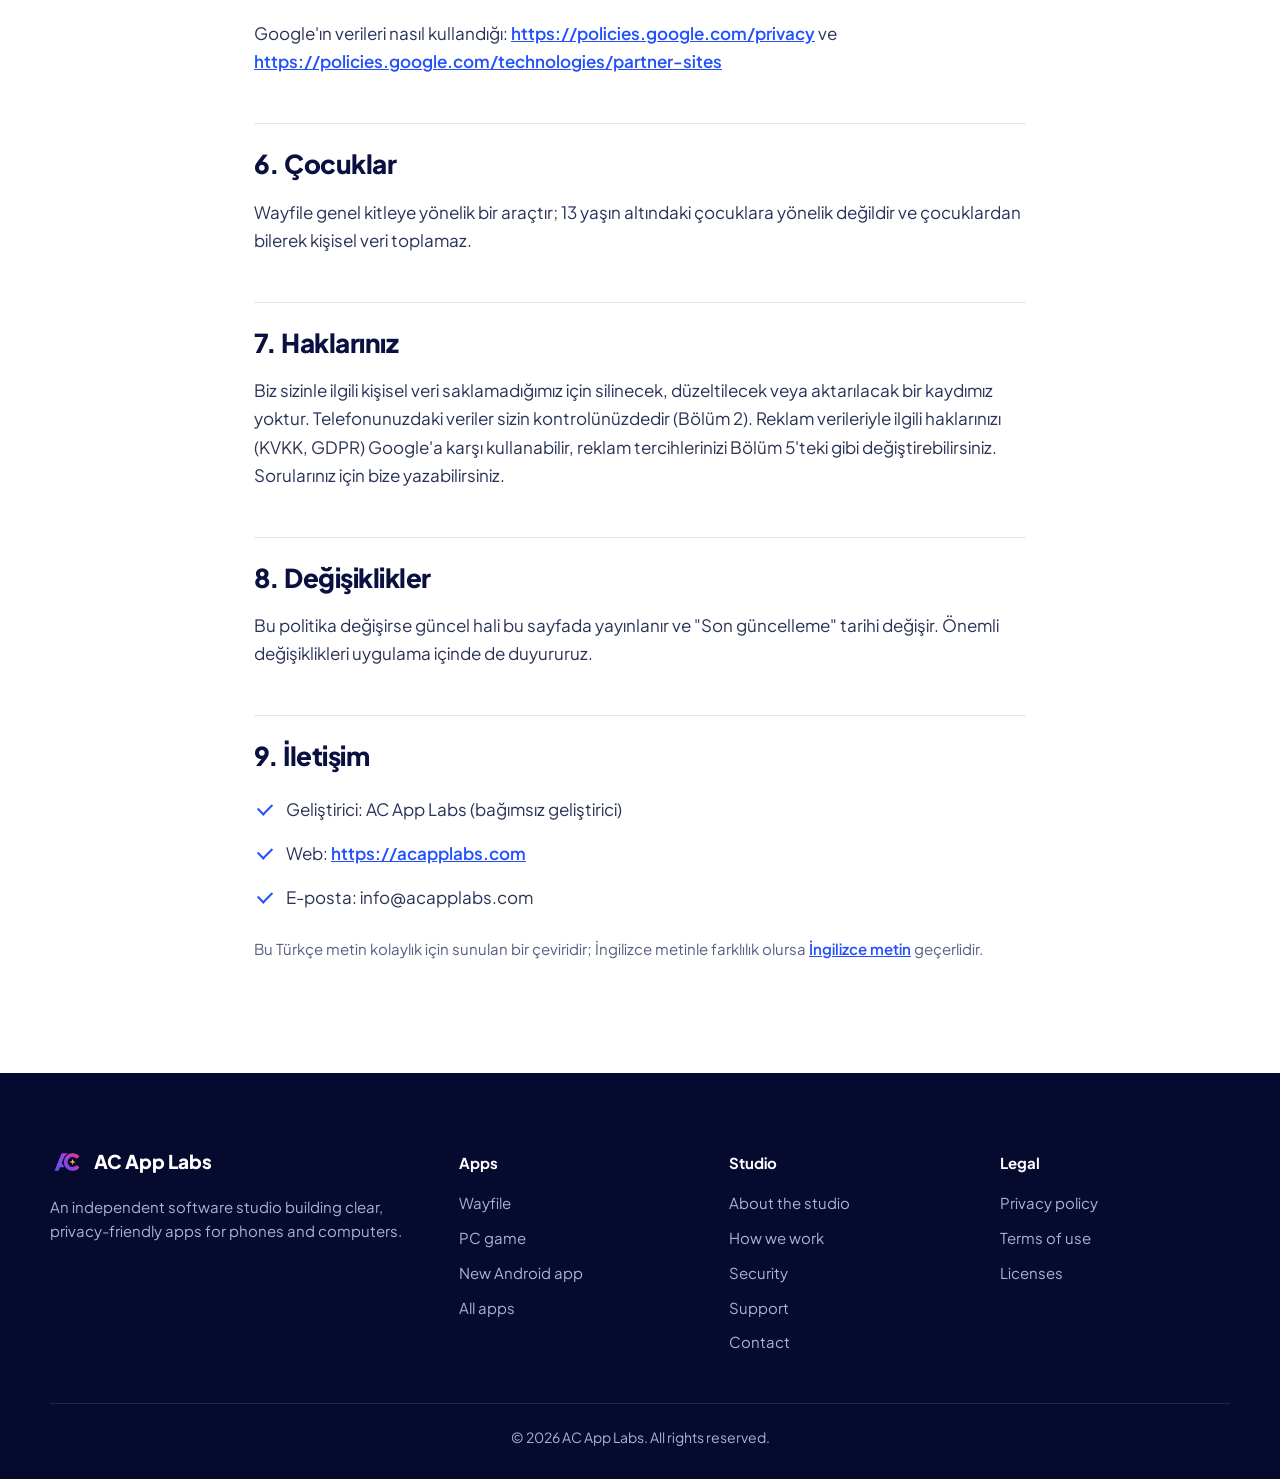
<file: wayfile/privacy/tr/index.html>
<!doctype html>
<html lang="tr">
<head>
<meta charset="utf-8">
<meta name="viewport" content="width=device-width, initial-scale=1">
<title>Wayfile – Gizlilik politikası</title>
<meta name="description" content="AC App Labs tarafından geliştirilen Android dosya yöneticisi Wayfile'ın gizlilik politikası.">
<meta name="theme-color" content="#08104a">
<link rel="icon" href="/favicon.ico" sizes="any">
<link rel="icon" href="/assets/studio-logo.svg" type="image/svg+xml">
<link rel="apple-touch-icon" href="/assets/apple-touch-icon.png">
<link rel="preconnect" href="https://fonts.googleapis.com">
<link rel="preconnect" href="https://fonts.gstatic.com" crossorigin>
<link href="https://fonts.googleapis.com/css2?family=Plus+Jakarta+Sans:wght@400;500;600;700;800&display=swap" rel="stylesheet">
<link rel="stylesheet" href="/assets/site.css?v=8">
</head>
<body>

<svg width="0" height="0" style="position:absolute" aria-hidden="true">
  <symbol id="arr" viewBox="0 0 12 12"><path d="M3 9 9 3M4 3h5v5" fill="none" stroke="currentColor" stroke-width="1.6" stroke-linecap="round"/></symbol>
  <symbol id="left" viewBox="0 0 16 16"><path d="M10 3 5 8l5 5" fill="none" stroke="currentColor" stroke-width="1.8" stroke-linecap="round"/></symbol>
  <symbol id="right" viewBox="0 0 16 16"><path d="m6 3 5 5-5 5" fill="none" stroke="currentColor" stroke-width="1.8" stroke-linecap="round"/></symbol>
</svg>

<div class="infobar">
  <div class="wrap">
    <span><span class="dot"></span>Wayfile is coming soon to Google Play · <a href="/wayfile/">Learn more</a></span>
    <ul><li><a href="/support/">Support</a></li><li><a href="/wayfile/privacy/">Privacy</a></li></ul>
  </div>
</div>

<header class="nav">
  <div class="wrap">
    <a class="brand" href="/"><img src="/assets/studio-logo.svg" alt="" width="34" height="34">AC App Labs</a>
    <ul class="menu" id="menu">
      <li><a href="/">Home</a></li>
      <li>
        <button aria-expanded="false" aria-controls="mega" aria-current="page">Apps <svg class="chev" viewBox="0 0 10 10" aria-hidden="true"><path d="M1 3l4 4 4-4" fill="none" stroke="currentColor" stroke-width="1.6"/></svg></button>
        <div class="mega" id="mega">
          <a href="/wayfile/"><img src="/assets/wayfile.png" alt=""><span><b>Wayfile</b><small>File manager for Android</small></span><span class="tag">Soon</span></a>
          <a href="/apps/#game"><span class="slot" aria-hidden="true"><svg viewBox="0 0 24 24" width="24" height="24" fill="none" stroke="currentColor" stroke-width="1.8" stroke-linecap="round"><rect x="2" y="7" width="20" height="11" rx="5.5"/><path d="M7 10.5v4M5 12.5h4"/><circle cx="16" cy="11.5" r="1"/><circle cx="18" cy="13.8" r="1"/></svg></span><span><b>PC game</b><small>Coming soon on Steam</small></span><span class="tag">In design</span></a>
          <a href="/apps/#android"><span class="slot" aria-hidden="true">+</span><span><b>New Android app</b><small>Design and testing</small></span><span class="tag">In design</span></a>
          <a href="/apps/"><span class="slot" aria-hidden="true">≡</span><span><b>All apps</b><small>Everything we make</small></span><span></span></a>
        </div>
      </li>
      <li><a href="/about/">Studio</a></li>
      <li><a href="/process/">How we work</a></li>
      <li><a href="/security/">Security</a></li>
      <li><a href="/support/">Support <span class="badge-new">FAQ</span></a></li>
    </ul>
    <a class="btn btn-blue" href="/contact/">Get in touch</a>
    <button class="burger" aria-label="Menu" aria-expanded="false" aria-controls="menu"><span></span><span></span><span></span></button>
  </div>
</header>
<nav class="subnav" aria-label="Wayfile"><div class="wrap"><span class="subnav-title"><img src="/assets/wayfile.png" alt="" width="24" height="24">Wayfile</span><a href="/wayfile/">Overview</a><a href="/wayfile/privacy/" aria-current="page">Privacy policy</a><a href="/wayfile/terms/">Terms of use</a><a href="/wayfile/licenses/">Licenses</a><a href="/wayfile/help/">Help</a></div></nav>

<section class="page-hero">
  <div class="galaxy" aria-hidden="true"><i></i><i></i><i></i><i></i><i></i><i class="swirl"></i><b></b></div>
  <div class="wrap">
  <p class="eyebrow">Wayfile</p>
  <h1>Gizlilik politikası</h1>
  <p class="lead"><a class="lang-link" href="/wayfile/privacy/" hreflang="en" lang="en">English</a></p>
  </div>
</section>

<main class="doc">
  <p class="meta">Son güncelleme: 28 Ekim 2026</p>
  <p>Bu politika, bağımsız geliştirici AC App Labs ("biz") tarafından geliştirilen <strong>Wayfile</strong> Android uygulamasını kullandığınızda verilerinizin nasıl işlendiğini açıklar.</p>
  <h2>1. Kısaca</h2>
  <ul class="ticks">
    <li>Wayfile hesap, kayıt veya giriş istemez.</li>
    <li>Dosyalarınız telefonunuzda kalır. Biz dosyalarınızı, rehberinizi veya kişisel bilgilerinizi toplamayız, görmeyiz, kendi sunucumuza göndermeyiz (bir sunucumuz yok).</li>
    <li>Dosyalar yalnızca <strong>siz gönderdiğinizde</strong> ve yalnızca <strong>sizin seçtiğiniz</strong> yere gider: kendi bilgisayarınız, ağ depolamanız ya da paylaştığınız uygulama.</li>
    <li>Ücretsiz sürümde Google AdMob reklamları gösterilir; reklamlar için Google bazı cihaz verilerini toplar (Bölüm 5).</li>
  </ul>
  <h2>2. Cihazınızda işlenen veriler</h2>
  <p>Dosya işlemleri (görüntüleme, arama, taşıma, kopyalama, silme, sıkıştırma, ZIP açma, temizlik analizi) tamamen telefonunuzda yapılır. Uygulama çalışmak için telefonda şunları saklar:</p>
  <ul class="ticks">
    <li><strong>Ayarlar</strong> (dil, sıralama, tercihler).</li>
    <li><strong>Ağ konumları:</strong> eklediğiniz bilgisayar/NAS adresleri ve kullanıcı adı/şifreleri. Şifreler, Android'in donanım destekli anahtar deposu (Android Keystore) ile <strong>şifrelenerek</strong> saklanır ve başka bir cihazda çözülemez.</li>
    <li><strong>Aktarım geçmişi, etiketler, çöp kutusu ve arama dizini.</strong></li>
  </ul>
  <p>Bu veriler telefonunuzdan çıkmaz. Android'in kendi yedeklemesine yalnızca ayarlar dahil edilir; ağ konumları ve şifreler yedeğe <strong>girmez</strong>. Uygulamayı kaldırdığınızda veya Ayarlar &gt; Uygulamalar &gt; Wayfile &gt; Depolama &gt; "Verileri temizle" dediğinizde hepsi silinir.</p>
  <h2>3. İnternet ve yerel ağ kullanımı</h2>
  <p>Dosya yönetimi internet olmadan çalışır. Uygulama yalnızca şu durumlarda ağ kullanır:</p>
  <ul class="ticks">
    <li><strong>PC aktarımı:</strong> Telefon, aynı Wi-Fi ağındaki bilgisayarınızın tarayıcısına doğrudan bağlanır; dosyalar internete veya bir sunucuya uğramaz. Bağlantı tek kullanımlık PIN ve telefondan onay ile korunur, mobil veri üzerinden çalışmaz. Bağlantı yerel ağda şifresiz (HTTP) olduğundan şifresiz/açık Wi-Fi ağlarında uygulama sizi uyarır; bu tür ağlarda kullanmamanızı öneririz.</li>
    <li><strong>Ağ konumları (SMB):</strong> Yalnızca sizin eklediğiniz bilgisayar veya NAS'a bağlanır.</li>
    <li><strong>Reklamlar, satın alma ve güncellemeler:</strong> Google hizmetleri üzerinden (Bölüm 5).</li>
  </ul>
  <h2>4. İzinler ve nedenleri</h2>
  <div class="table-wrap"><table>
    <tr><th>İzin</th><th>Neden</th></tr>
    <tr><td>Tüm dosyalara erişim (Android 11+) / depolama (Android 8–10)</td><td>Dosya yöneticisinin temel işlevi: klasörlere göz atma, dosya yönetimi.</td></tr>
    <tr><td>Kullanım erişimi (isteğe bağlı)</td><td>Temizlikte uygulamaların boyutlarını ve önbelleklerini göstermek. Yalnızca siz açarsanız.</td></tr>
    <tr><td>Bildirimler</td><td>Uzun kopyalama ve aktarımların ilerlemesini göstermek.</td></tr>
    <tr><td>Uygulama yükleme isteği</td><td>Dokunduğunuz bir APK dosyasını Android'in kendi yükleyicisine iletmek. Uygulama kendi başına hiçbir şey yüklemez.</td></tr>
    <tr><td>İnternet, ağ ve Wi-Fi durumu</td><td>PC aktarımı, ağ konumları, reklamlar, satın alma; Wi-Fi sinyalini ve ağın şifreli olup olmadığını göstermek.</td></tr>
    <tr><td>Ön plan hizmeti, uyanık tutma</td><td>Ekran kapalıyken uzun aktarımların kesilmemesi.</td></tr>
  </table></div>
  <p>Wayfile <strong>rehberinizi okumaz</strong>, konumunuzu, kameranızı veya mikrofonunuzu kullanmaz. Kişi kartı (.vcf) dosyasından birini eklediğinizde, kart telefonunuzun Kişiler uygulamasına verilir ve kaydı siz onaylarsınız.</p>
  <h2>5. Üçüncü taraf hizmetler (Google)</h2>
  <p><strong>Google AdMob (reklamlar):</strong> Uygulamanın ücretsiz sunulabilmesi için reklam gösterilir. AdMob reklam sunmak ve ölçmek için şunları toplayabilir:</p>
  <ul class="ticks">
    <li>Reklam kimliği (Advertising ID)</li>
    <li>IP adresi ve buna bağlı yaklaşık konum</li>
    <li>Reklamlarla etkileşim, cihaz ve uygulama bilgileri, tanılama verileri</li>
  </ul>
  <p>Avrupa Ekonomik Alanı, Birleşik Krallık ve İsviçre'de reklamlar, Google'ın onay penceresiyle izniniz alınmadan gösterilmez; tercihinizi Ayarlar'daki gizlilik seçeneklerinden sonradan değiştirebilirsiniz. Reklam kimliğini telefonunuzun Ayarlar &gt; Google &gt; Reklamlar bölümünden sıfırlayabilir veya silebilirsiniz. <strong>Pro</strong> sürümünde reklam gösterilmez.</p>
  <p><strong>Google Play Faturalandırma:</strong> Pro satın alma işlemi tamamen Google Play üzerinden yapılır. Kart veya ödeme bilgilerinizi biz görmeyiz; yalnızca satın alma onayı uygulamaya iletilir.</p>
  <p><strong>Google Play uygulama içi güncellemeler:</strong> Yeni sürüm olup olmadığı Google Play üzerinden denetlenir.</p>
  <p>Google'ın verileri nasıl kullandığı: <a href="https://policies.google.com/privacy">https://policies.google.com/privacy</a> ve <a href="https://policies.google.com/technologies/partner-sites">https://policies.google.com/technologies/partner-sites</a></p>
  <h2>6. Çocuklar</h2>
  <p>Wayfile genel kitleye yönelik bir araçtır; 13 yaşın altındaki çocuklara yönelik değildir ve çocuklardan bilerek kişisel veri toplamaz.</p>
  <h2>7. Haklarınız</h2>
  <p>Biz sizinle ilgili kişisel veri saklamadığımız için silinecek, düzeltilecek veya aktarılacak bir kaydımız yoktur. Telefonunuzdaki veriler sizin kontrolünüzdedir (Bölüm 2). Reklam verileriyle ilgili haklarınızı (KVKK, GDPR) Google'a karşı kullanabilir, reklam tercihlerinizi Bölüm 5'teki gibi değiştirebilirsiniz. Sorularınız için bize yazabilirsiniz.</p>
  <h2>8. Değişiklikler</h2>
  <p>Bu politika değişirse güncel hali bu sayfada yayınlanır ve "Son güncelleme" tarihi değişir. Önemli değişiklikleri uygulama içinde de duyururuz.</p>
  <h2>9. İletişim</h2>
  <ul class="ticks">
    <li>Geliştirici: AC App Labs (bağımsız geliştirici)</li>
    <li>Web: <a href="https://acapplabs.com">https://acapplabs.com</a></li>
    <li>E-posta: info@acapplabs.com</li>
  </ul>
  <p class="meta">Bu Türkçe metin kolaylık için sunulan bir çeviridir; İngilizce metinle farklılık olursa <a href="/wayfile/privacy/">İngilizce metin</a> geçerlidir.</p>
</main>

<footer>
  <div class="wrap fgrid">
    <div>
      <a class="brand" href="/"><img src="/assets/studio-logo.svg" alt="" width="34" height="34">AC App Labs</a>
      <p>An independent software studio building clear, privacy-friendly apps for phones and computers.</p>
    </div>
    <div><h4>Apps</h4><ul><li><a href="/wayfile/">Wayfile</a></li><li><a href="/apps/#game">PC game</a></li><li><a href="/apps/#android">New Android app</a></li><li><a href="/apps/">All apps</a></li></ul></div>
    <div><h4>Studio</h4><ul><li><a href="/about/">About the studio</a></li><li><a href="/process/">How we work</a></li><li><a href="/security/">Security</a></li><li><a href="/support/">Support</a></li><li><a href="/contact/">Contact</a></li></ul></div>
    <div><h4>Legal</h4><ul><li><a href="/wayfile/privacy/">Privacy policy</a></li><li><a href="/wayfile/terms/">Terms of use</a></li><li><a href="/wayfile/licenses/">Licenses</a></li></ul></div>
  </div>
  <div class="wrap fbottom">© <span id="y">2026</span> AC App Labs. All rights reserved.</div>
</footer>

<script src="/assets/site.js?v=8"></script>
</body>
</html>
</file>
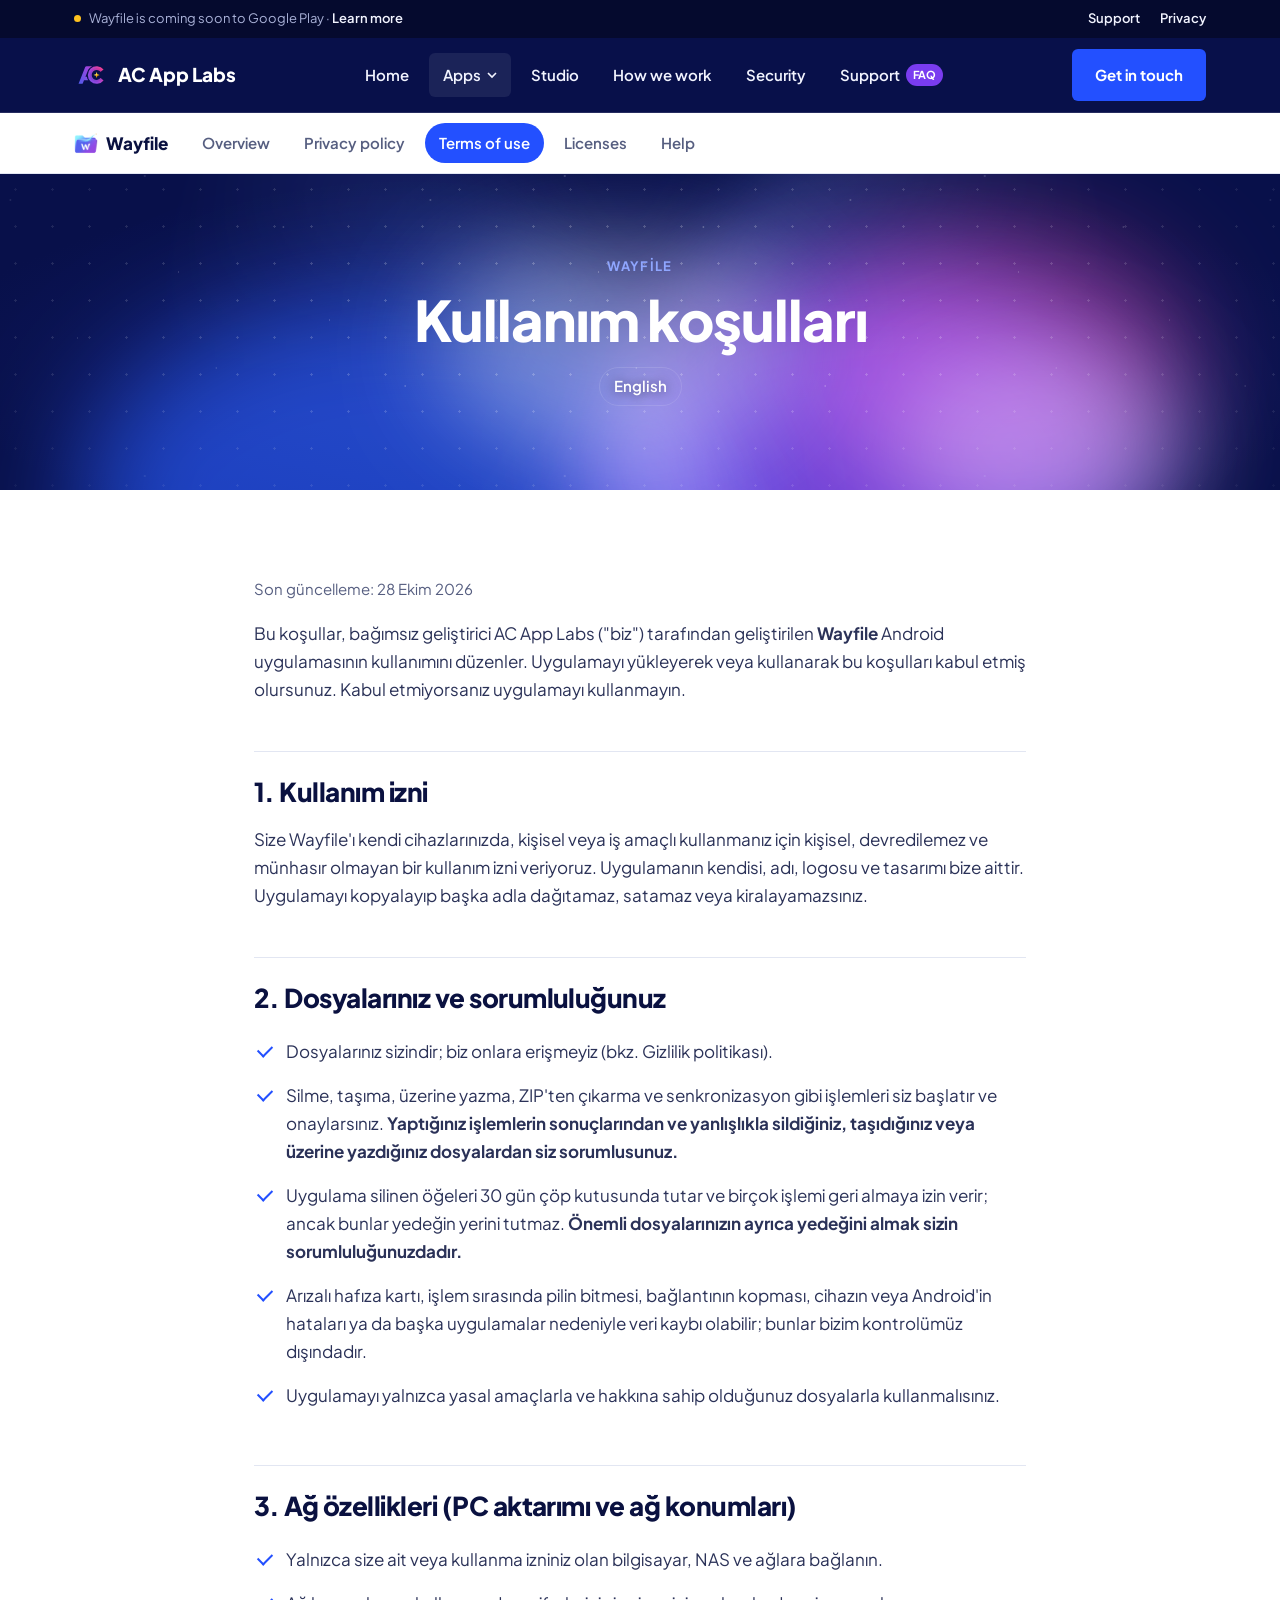
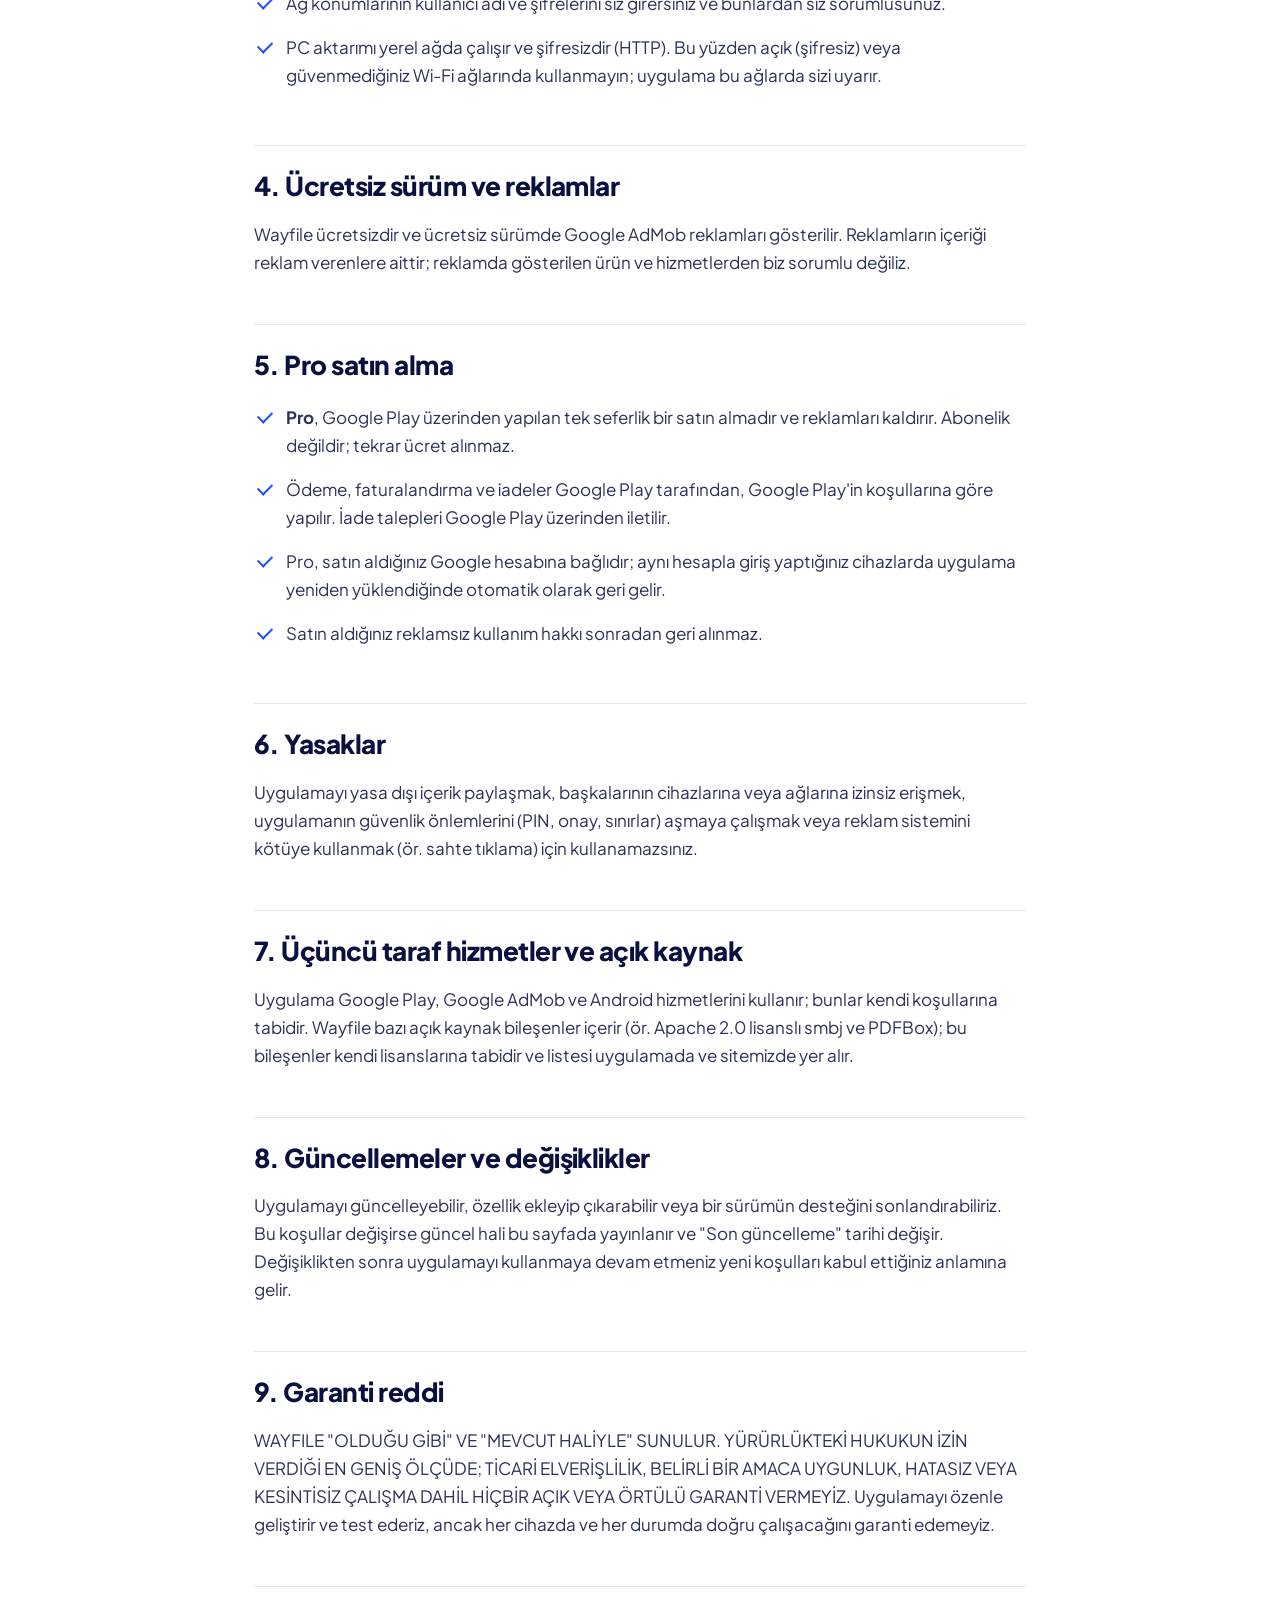
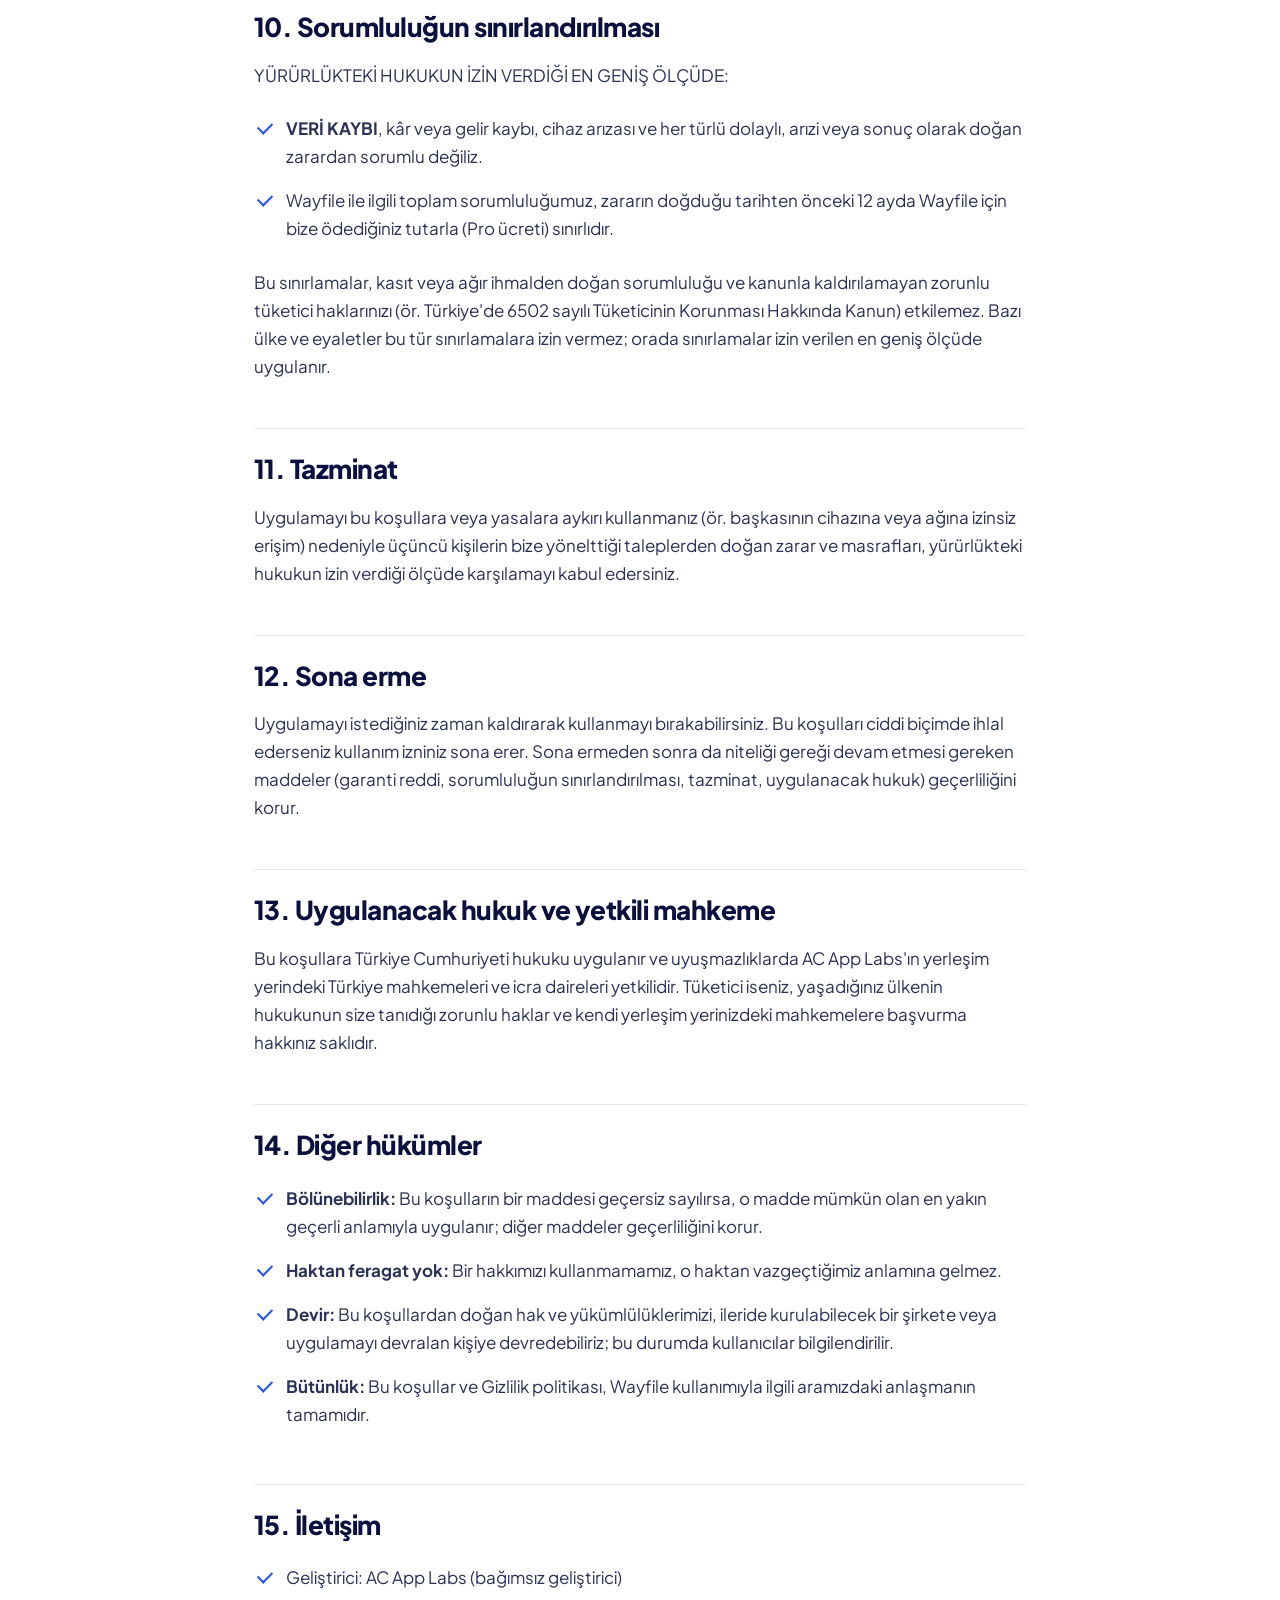
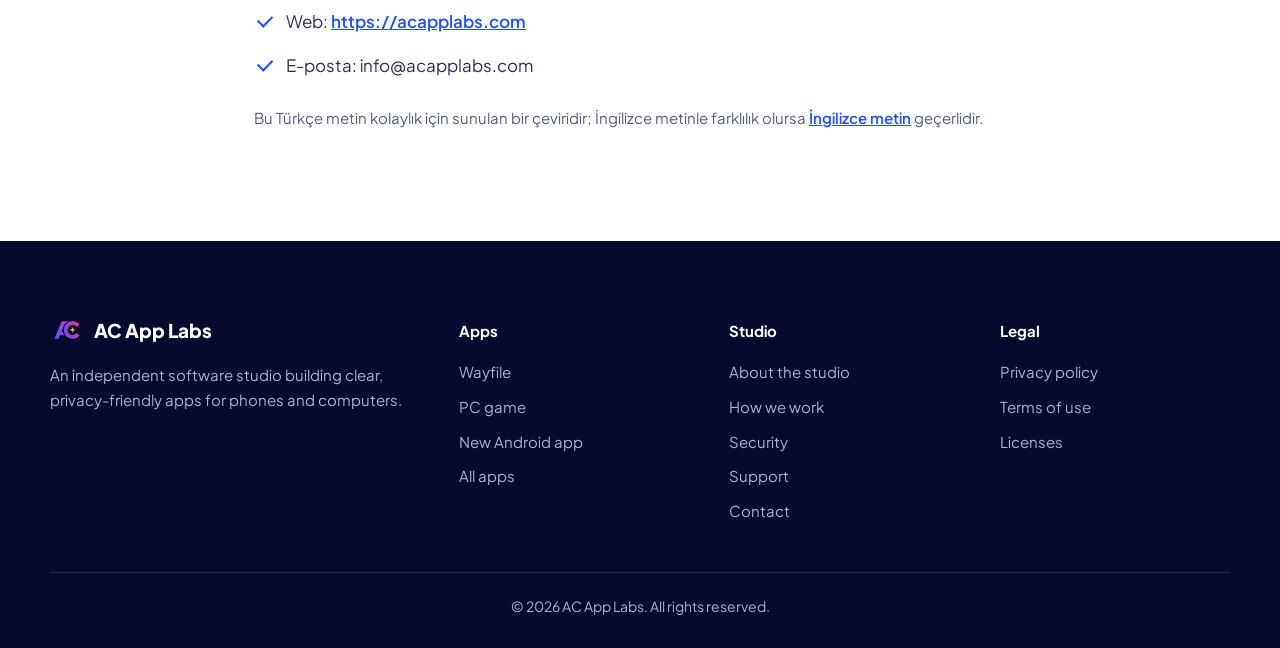
<file: wayfile/terms/tr/index.html>
<!doctype html>
<html lang="tr">
<head>
<meta charset="utf-8">
<meta name="viewport" content="width=device-width, initial-scale=1">
<title>Wayfile – Kullanım koşulları</title>
<meta name="description" content="AC App Labs tarafından geliştirilen Android dosya yöneticisi Wayfile'ın kullanım koşulları.">
<meta name="theme-color" content="#08104a">
<link rel="icon" href="/favicon.ico" sizes="any">
<link rel="icon" href="/assets/studio-logo.svg" type="image/svg+xml">
<link rel="apple-touch-icon" href="/assets/apple-touch-icon.png">
<link rel="preconnect" href="https://fonts.googleapis.com">
<link rel="preconnect" href="https://fonts.gstatic.com" crossorigin>
<link href="https://fonts.googleapis.com/css2?family=Plus+Jakarta+Sans:wght@400;500;600;700;800&display=swap" rel="stylesheet">
<link rel="stylesheet" href="/assets/site.css?v=8">
</head>
<body>

<svg width="0" height="0" style="position:absolute" aria-hidden="true">
  <symbol id="arr" viewBox="0 0 12 12"><path d="M3 9 9 3M4 3h5v5" fill="none" stroke="currentColor" stroke-width="1.6" stroke-linecap="round"/></symbol>
  <symbol id="left" viewBox="0 0 16 16"><path d="M10 3 5 8l5 5" fill="none" stroke="currentColor" stroke-width="1.8" stroke-linecap="round"/></symbol>
  <symbol id="right" viewBox="0 0 16 16"><path d="m6 3 5 5-5 5" fill="none" stroke="currentColor" stroke-width="1.8" stroke-linecap="round"/></symbol>
</svg>

<div class="infobar">
  <div class="wrap">
    <span><span class="dot"></span>Wayfile is coming soon to Google Play · <a href="/wayfile/">Learn more</a></span>
    <ul><li><a href="/support/">Support</a></li><li><a href="/wayfile/privacy/">Privacy</a></li></ul>
  </div>
</div>

<header class="nav">
  <div class="wrap">
    <a class="brand" href="/"><img src="/assets/studio-logo.svg" alt="" width="34" height="34">AC App Labs</a>
    <ul class="menu" id="menu">
      <li><a href="/">Home</a></li>
      <li>
        <button aria-expanded="false" aria-controls="mega" aria-current="page">Apps <svg class="chev" viewBox="0 0 10 10" aria-hidden="true"><path d="M1 3l4 4 4-4" fill="none" stroke="currentColor" stroke-width="1.6"/></svg></button>
        <div class="mega" id="mega">
          <a href="/wayfile/"><img src="/assets/wayfile.png" alt=""><span><b>Wayfile</b><small>File manager for Android</small></span><span class="tag">Soon</span></a>
          <a href="/apps/#game"><span class="slot" aria-hidden="true"><svg viewBox="0 0 24 24" width="24" height="24" fill="none" stroke="currentColor" stroke-width="1.8" stroke-linecap="round"><rect x="2" y="7" width="20" height="11" rx="5.5"/><path d="M7 10.5v4M5 12.5h4"/><circle cx="16" cy="11.5" r="1"/><circle cx="18" cy="13.8" r="1"/></svg></span><span><b>PC game</b><small>Coming soon on Steam</small></span><span class="tag">In design</span></a>
          <a href="/apps/#android"><span class="slot" aria-hidden="true">+</span><span><b>New Android app</b><small>Design and testing</small></span><span class="tag">In design</span></a>
          <a href="/apps/"><span class="slot" aria-hidden="true">≡</span><span><b>All apps</b><small>Everything we make</small></span><span></span></a>
        </div>
      </li>
      <li><a href="/about/">Studio</a></li>
      <li><a href="/process/">How we work</a></li>
      <li><a href="/security/">Security</a></li>
      <li><a href="/support/">Support <span class="badge-new">FAQ</span></a></li>
    </ul>
    <a class="btn btn-blue" href="/contact/">Get in touch</a>
    <button class="burger" aria-label="Menu" aria-expanded="false" aria-controls="menu"><span></span><span></span><span></span></button>
  </div>
</header>
<nav class="subnav" aria-label="Wayfile"><div class="wrap"><span class="subnav-title"><img src="/assets/wayfile.png" alt="" width="24" height="24">Wayfile</span><a href="/wayfile/">Overview</a><a href="/wayfile/privacy/">Privacy policy</a><a href="/wayfile/terms/" aria-current="page">Terms of use</a><a href="/wayfile/licenses/">Licenses</a><a href="/wayfile/help/">Help</a></div></nav>

<section class="page-hero">
  <div class="galaxy" aria-hidden="true"><i></i><i></i><i></i><i></i><i></i><i class="swirl"></i><b></b></div>
  <div class="wrap">
  <p class="eyebrow">Wayfile</p>
  <h1>Kullanım koşulları</h1>
  <p class="lead"><a class="lang-link" href="/wayfile/terms/" hreflang="en" lang="en">English</a></p>
  </div>
</section>

<main class="doc">
  <p class="meta">Son güncelleme: 28 Ekim 2026</p>
  <p>Bu koşullar, bağımsız geliştirici AC App Labs ("biz") tarafından geliştirilen <strong>Wayfile</strong> Android uygulamasının kullanımını düzenler. Uygulamayı yükleyerek veya kullanarak bu koşulları kabul etmiş olursunuz. Kabul etmiyorsanız uygulamayı kullanmayın.</p>
  <h2>1. Kullanım izni</h2>
  <p>Size Wayfile'ı kendi cihazlarınızda, kişisel veya iş amaçlı kullanmanız için kişisel, devredilemez ve münhasır olmayan bir kullanım izni veriyoruz. Uygulamanın kendisi, adı, logosu ve tasarımı bize aittir. Uygulamayı kopyalayıp başka adla dağıtamaz, satamaz veya kiralayamazsınız.</p>
  <h2>2. Dosyalarınız ve sorumluluğunuz</h2>
  <ul class="ticks">
    <li>Dosyalarınız sizindir; biz onlara erişmeyiz (bkz. Gizlilik politikası).</li>
    <li>Silme, taşıma, üzerine yazma, ZIP'ten çıkarma ve senkronizasyon gibi işlemleri siz başlatır ve onaylarsınız. <strong>Yaptığınız işlemlerin sonuçlarından ve yanlışlıkla sildiğiniz, taşıdığınız veya üzerine yazdığınız dosyalardan siz sorumlusunuz.</strong></li>
    <li>Uygulama silinen öğeleri 30 gün çöp kutusunda tutar ve birçok işlemi geri almaya izin verir; ancak bunlar yedeğin yerini tutmaz. <strong>Önemli dosyalarınızın ayrıca yedeğini almak sizin sorumluluğunuzdadır.</strong></li>
    <li>Arızalı hafıza kartı, işlem sırasında pilin bitmesi, bağlantının kopması, cihazın veya Android'in hataları ya da başka uygulamalar nedeniyle veri kaybı olabilir; bunlar bizim kontrolümüz dışındadır.</li>
    <li>Uygulamayı yalnızca yasal amaçlarla ve hakkına sahip olduğunuz dosyalarla kullanmalısınız.</li>
  </ul>
  <h2>3. Ağ özellikleri (PC aktarımı ve ağ konumları)</h2>
  <ul class="ticks">
    <li>Yalnızca size ait veya kullanma izniniz olan bilgisayar, NAS ve ağlara bağlanın.</li>
    <li>Ağ konumlarının kullanıcı adı ve şifrelerini siz girersiniz ve bunlardan siz sorumlusunuz.</li>
    <li>PC aktarımı yerel ağda çalışır ve şifresizdir (HTTP). Bu yüzden açık (şifresiz) veya güvenmediğiniz Wi-Fi ağlarında kullanmayın; uygulama bu ağlarda sizi uyarır.</li>
  </ul>
  <h2>4. Ücretsiz sürüm ve reklamlar</h2>
  <p>Wayfile ücretsizdir ve ücretsiz sürümde Google AdMob reklamları gösterilir. Reklamların içeriği reklam verenlere aittir; reklamda gösterilen ürün ve hizmetlerden biz sorumlu değiliz.</p>
  <h2>5. Pro satın alma</h2>
  <ul class="ticks">
    <li><strong>Pro</strong>, Google Play üzerinden yapılan tek seferlik bir satın almadır ve reklamları kaldırır. Abonelik değildir; tekrar ücret alınmaz.</li>
    <li>Ödeme, faturalandırma ve iadeler Google Play tarafından, Google Play'in koşullarına göre yapılır. İade talepleri Google Play üzerinden iletilir.</li>
    <li>Pro, satın aldığınız Google hesabına bağlıdır; aynı hesapla giriş yaptığınız cihazlarda uygulama yeniden yüklendiğinde otomatik olarak geri gelir.</li>
    <li>Satın aldığınız reklamsız kullanım hakkı sonradan geri alınmaz.</li>
  </ul>
  <h2>6. Yasaklar</h2>
  <p>Uygulamayı yasa dışı içerik paylaşmak, başkalarının cihazlarına veya ağlarına izinsiz erişmek, uygulamanın güvenlik önlemlerini (PIN, onay, sınırlar) aşmaya çalışmak veya reklam sistemini kötüye kullanmak (ör. sahte tıklama) için kullanamazsınız.</p>
  <h2>7. Üçüncü taraf hizmetler ve açık kaynak</h2>
  <p>Uygulama Google Play, Google AdMob ve Android hizmetlerini kullanır; bunlar kendi koşullarına tabidir. Wayfile bazı açık kaynak bileşenler içerir (ör. Apache 2.0 lisanslı smbj ve PDFBox); bu bileşenler kendi lisanslarına tabidir ve listesi uygulamada ve sitemizde yer alır.</p>
  <h2>8. Güncellemeler ve değişiklikler</h2>
  <p>Uygulamayı güncelleyebilir, özellik ekleyip çıkarabilir veya bir sürümün desteğini sonlandırabiliriz. Bu koşullar değişirse güncel hali bu sayfada yayınlanır ve "Son güncelleme" tarihi değişir. Değişiklikten sonra uygulamayı kullanmaya devam etmeniz yeni koşulları kabul ettiğiniz anlamına gelir.</p>
  <h2>9. Garanti reddi</h2>
  <p>WAYFILE "OLDUĞU GİBİ" VE "MEVCUT HALİYLE" SUNULUR. YÜRÜRLÜKTEKİ HUKUKUN İZİN VERDİĞİ EN GENİŞ ÖLÇÜDE; TİCARİ ELVERİŞLİLİK, BELİRLİ BİR AMACA UYGUNLUK, HATASIZ VEYA KESİNTİSİZ ÇALIŞMA DAHİL HİÇBİR AÇIK VEYA ÖRTÜLÜ GARANTİ VERMEYİZ. Uygulamayı özenle geliştirir ve test ederiz, ancak her cihazda ve her durumda doğru çalışacağını garanti edemeyiz.</p>
  <h2>10. Sorumluluğun sınırlandırılması</h2>
  <p>YÜRÜRLÜKTEKİ HUKUKUN İZİN VERDİĞİ EN GENİŞ ÖLÇÜDE:</p>
  <ul class="ticks">
    <li><strong>VERİ KAYBI</strong>, kâr veya gelir kaybı, cihaz arızası ve her türlü dolaylı, arızi veya sonuç olarak doğan zarardan sorumlu değiliz.</li>
    <li>Wayfile ile ilgili toplam sorumluluğumuz, zararın doğduğu tarihten önceki 12 ayda Wayfile için bize ödediğiniz tutarla (Pro ücreti) sınırlıdır.</li>
  </ul>
  <p>Bu sınırlamalar, kasıt veya ağır ihmalden doğan sorumluluğu ve kanunla kaldırılamayan zorunlu tüketici haklarınızı (ör. Türkiye'de 6502 sayılı Tüketicinin Korunması Hakkında Kanun) etkilemez. Bazı ülke ve eyaletler bu tür sınırlamalara izin vermez; orada sınırlamalar izin verilen en geniş ölçüde uygulanır.</p>
  <h2>11. Tazminat</h2>
  <p>Uygulamayı bu koşullara veya yasalara aykırı kullanmanız (ör. başkasının cihazına veya ağına izinsiz erişim) nedeniyle üçüncü kişilerin bize yönelttiği taleplerden doğan zarar ve masrafları, yürürlükteki hukukun izin verdiği ölçüde karşılamayı kabul edersiniz.</p>
  <h2>12. Sona erme</h2>
  <p>Uygulamayı istediğiniz zaman kaldırarak kullanmayı bırakabilirsiniz. Bu koşulları ciddi biçimde ihlal ederseniz kullanım izniniz sona erer. Sona ermeden sonra da niteliği gereği devam etmesi gereken maddeler (garanti reddi, sorumluluğun sınırlandırılması, tazminat, uygulanacak hukuk) geçerliliğini korur.</p>
  <h2>13. Uygulanacak hukuk ve yetkili mahkeme</h2>
  <p>Bu koşullara Türkiye Cumhuriyeti hukuku uygulanır ve uyuşmazlıklarda AC App Labs'ın yerleşim yerindeki Türkiye mahkemeleri ve icra daireleri yetkilidir. Tüketici iseniz, yaşadığınız ülkenin hukukunun size tanıdığı zorunlu haklar ve kendi yerleşim yerinizdeki mahkemelere başvurma hakkınız saklıdır.</p>
  <h2>14. Diğer hükümler</h2>
  <ul class="ticks">
    <li><strong>Bölünebilirlik:</strong> Bu koşulların bir maddesi geçersiz sayılırsa, o madde mümkün olan en yakın geçerli anlamıyla uygulanır; diğer maddeler geçerliliğini korur.</li>
    <li><strong>Haktan feragat yok:</strong> Bir hakkımızı kullanmamamız, o haktan vazgeçtiğimiz anlamına gelmez.</li>
    <li><strong>Devir:</strong> Bu koşullardan doğan hak ve yükümlülüklerimizi, ileride kurulabilecek bir şirkete veya uygulamayı devralan kişiye devredebiliriz; bu durumda kullanıcılar bilgilendirilir.</li>
    <li><strong>Bütünlük:</strong> Bu koşullar ve Gizlilik politikası, Wayfile kullanımıyla ilgili aramızdaki anlaşmanın tamamıdır.</li>
  </ul>
  <h2>15. İletişim</h2>
  <ul class="ticks">
    <li>Geliştirici: AC App Labs (bağımsız geliştirici)</li>
    <li>Web: <a href="https://acapplabs.com">https://acapplabs.com</a></li>
    <li>E-posta: info@acapplabs.com</li>
  </ul>
  <p class="meta">Bu Türkçe metin kolaylık için sunulan bir çeviridir; İngilizce metinle farklılık olursa <a href="/wayfile/terms/">İngilizce metin</a> geçerlidir.</p>
</main>

<footer>
  <div class="wrap fgrid">
    <div>
      <a class="brand" href="/"><img src="/assets/studio-logo.svg" alt="" width="34" height="34">AC App Labs</a>
      <p>An independent software studio building clear, privacy-friendly apps for phones and computers.</p>
    </div>
    <div><h4>Apps</h4><ul><li><a href="/wayfile/">Wayfile</a></li><li><a href="/apps/#game">PC game</a></li><li><a href="/apps/#android">New Android app</a></li><li><a href="/apps/">All apps</a></li></ul></div>
    <div><h4>Studio</h4><ul><li><a href="/about/">About the studio</a></li><li><a href="/process/">How we work</a></li><li><a href="/security/">Security</a></li><li><a href="/support/">Support</a></li><li><a href="/contact/">Contact</a></li></ul></div>
    <div><h4>Legal</h4><ul><li><a href="/wayfile/privacy/">Privacy policy</a></li><li><a href="/wayfile/terms/">Terms of use</a></li><li><a href="/wayfile/licenses/">Licenses</a></li></ul></div>
  </div>
  <div class="wrap fbottom">© <span id="y">2026</span> AC App Labs. All rights reserved.</div>
</footer>

<script src="/assets/site.js?v=8"></script>
</body>
</html>
</file>
<file: assets/site.css>
/* AC App Labs: shared styles for every page. */
:root {
  --navy-950: #050a2e;
  --navy-900: #08104a;
  --navy-800: #0d1764;
  --navy-line: rgba(255,255,255,.12);
  --blue: #2350ff;
  --blue-dark: #1a3fe0;
  --blue-soft: #e8edff;
  --violet: #7a3cf0;
  --pink: #ff3d7f;
  --amber: #ffc21f;
  --bg: #ffffff;
  --bg-soft: #f3f5fb;
  --ink: #0a1140;
  --muted: #565e80;
  --line: #e2e6f2;
  --on-dark: #f2f4ff;
  --on-dark-muted: #aab2d8;
  --r-sharp: 6px;
  --r-card: 14px;
  --r-soft: 22px;
  --sans: "Plus Jakarta Sans", system-ui, sans-serif;
}
* { box-sizing: border-box; }
html { scroll-behavior: smooth; }
body { margin: 0; background: var(--bg); color: var(--ink); font: 400 17px/1.65 var(--sans); -webkit-font-smoothing: antialiased; }
img { max-width: 100%; height: auto; display: block; }
a { color: inherit; }
button { font: inherit; color: inherit; }
:focus-visible { outline: 3px solid var(--amber); outline-offset: 3px; }
.wrap { max-width: 1180px; margin: 0 auto; padding: 0 24px; }
h1, h2, h3 { letter-spacing: -.02em; }
h2 { font-size: clamp(30px, 3.6vw, 44px); line-height: 1.15; font-weight: 800; margin: 0 0 14px; }
.kicker { display: inline-block; font-size: 13px; font-weight: 700; letter-spacing: .1em; text-transform: uppercase; color: var(--blue); margin: 0 0 12px; }

/* Buttons: sharp corners, arrow on the secondary ones */
.btn { display: inline-flex; align-items: center; gap: 8px; padding: 13px 22px; border-radius: var(--r-sharp); font-weight: 700; font-size: 15px; text-decoration: none; border: 1.5px solid transparent; cursor: pointer; transition: background .2s, color .2s, border-color .2s; }
.btn-blue { background: var(--blue); color: #fff; }
.btn-blue:hover { background: var(--blue-dark); }
.btn-white { background: #fff; color: var(--ink); }
.btn-white:hover { background: var(--blue-soft); }
.btn-ghost { border-color: rgba(255,255,255,.4); color: #fff; }
.btn-ghost:hover { background: rgba(255,255,255,.1); }
.btn-line { border-color: var(--ink); color: var(--ink); background: none; }
.btn-line:hover { background: var(--ink); color: #fff; }
.btn[aria-disabled="true"] { opacity: .7; pointer-events: none; }
.arrow { width: 12px; height: 12px; }

/* ---------- Top bar and navigation ---------- */
.infobar { background: var(--navy-950); color: var(--on-dark-muted); font-size: 13px; }
.infobar .wrap { display: flex; justify-content: space-between; align-items: center; gap: 16px; min-height: 38px; }
.infobar a { color: var(--on-dark); text-decoration: none; font-weight: 600; }
.infobar .dot { display: inline-block; width: 7px; height: 7px; border-radius: 50%; background: var(--amber); margin-right: 8px; vertical-align: 1px; }
.infobar ul { display: flex; gap: 20px; list-style: none; margin: 0; padding: 0; }

.nav { position: sticky; top: 0; z-index: 30; background: var(--navy-900); border-bottom: 1px solid var(--navy-line); }
.nav .wrap { display: flex; align-items: center; justify-content: space-between; height: 74px; gap: 20px; }
.brand { display: flex; align-items: center; gap: 10px; color: #fff; font-weight: 800; font-size: 19px; text-decoration: none; }
.brand img { width: 34px; height: 34px; }
.menu { display: flex; align-items: center; gap: 6px; list-style: none; margin: 0; padding: 0; }
.menu > li { position: relative; }
.menu > li > a, .menu > li > button { display: flex; align-items: center; gap: 6px; padding: 10px 14px; border: 0; background: none; color: var(--on-dark); font-weight: 600; font-size: 15px; text-decoration: none; border-radius: var(--r-sharp); cursor: pointer; }
.menu > li > a:hover, .menu > li > button:hover, .menu > li > button[aria-expanded="true"], .menu > li > a[aria-current], .menu > li > button[aria-current] { background: rgba(255,255,255,.08); }
.chev { width: 10px; height: 10px; transition: transform .2s; }
[aria-expanded="true"] > .chev { transform: rotate(180deg); }
.badge-new { font-size: 11px; font-weight: 700; padding: 2px 7px; border-radius: 999px; background: var(--violet); color: #fff; }
.mega { position: absolute; top: calc(100% + 14px); left: 0; width: 460px; background: #fff; color: var(--ink); border-radius: var(--r-card); box-shadow: 0 30px 60px -20px rgba(5,10,46,.45); padding: 10px; display: none; }
.mega.open { display: grid; gap: 4px; }
.mega a { display: grid; grid-template-columns: 52px 1fr auto; gap: 14px; align-items: center; padding: 12px; border-radius: 10px; text-decoration: none; }
.mega a:hover { background: var(--bg-soft); }
.mega img, .mega .slot { width: 52px; height: 52px; border-radius: 12px; }
.mega .slot { border: 1.5px dashed #b8bfd8; display: grid; place-items: center; color: var(--muted); font-size: 22px; }
.mega b { display: block; }
.mega small { color: var(--muted); font-size: 14px; }
.mega .tag { font-size: 12px; font-weight: 700; padding: 4px 8px; border-radius: var(--r-sharp); background: var(--blue-soft); color: var(--blue); }
.burger { display: none; width: 44px; height: 44px; border: 1px solid var(--navy-line); border-radius: var(--r-sharp); background: none; cursor: pointer; }
.burger span { display: block; width: 18px; height: 2px; background: #fff; margin: 4px auto; }

/* ---------- Dark hero (home) and page hero (other pages) ---------- */
.hero, .page-hero { position: relative; overflow: hidden; color: #fff; background: radial-gradient(80% 90% at 50% 60%, #121d6e, var(--navy-900) 70%); }

/* Galaxy: nebula clouds flowing on looping paths, a turning swirl and twinkling stars */
.galaxy { position: absolute; inset: 0; overflow: hidden; pointer-events: none; }
.galaxy i { position: absolute; border-radius: 50%; filter: blur(55px); mix-blend-mode: screen; will-change: transform; }
.galaxy i:nth-child(1) { width: 560px; height: 380px; left: 46%; top: 30%; background: rgba(122,60,240,.8); animation: flow-a 18s ease-in-out infinite; }
.galaxy i:nth-child(2) { width: 400px; height: 280px; left: 62%; top: 16%; background: rgba(255,61,127,.4); animation: flow-b 22s ease-in-out infinite; }
.galaxy i:nth-child(3) { width: 660px; height: 420px; left: 6%; top: 38%; background: rgba(35,80,255,.65); animation: flow-c 20s ease-in-out infinite; }
.galaxy i:nth-child(4) { width: 360px; height: 220px; left: 34%; top: 20%; background: rgba(255,255,255,.34); filter: blur(48px); animation: flow-d 16s ease-in-out infinite; }
.galaxy i:nth-child(5) { width: 300px; height: 200px; left: 70%; top: 55%; background: rgba(205,225,255,.32); filter: blur(46px); animation: flow-e 19s ease-in-out infinite; }
.galaxy .swirl {
  width: 1100px; height: 1100px; left: 50%; top: 50%; margin: -550px 0 0 -550px; filter: blur(30px); opacity: .65;
  background: conic-gradient(from 0deg, transparent 0 8%, rgba(143,166,255,.4) 14%, transparent 24% 40%, rgba(255,255,255,.22) 46%, rgba(201,168,255,.32) 50%, transparent 60% 74%, rgba(110,140,255,.32) 82%, transparent 92%);
  -webkit-mask-image: radial-gradient(circle, #000 18%, transparent 62%); mask-image: radial-gradient(circle, #000 18%, transparent 62%);
  animation: spin 45s linear infinite;
}
.galaxy b {
  position: absolute; inset: -40px;
  background-image:
    radial-gradient(1.4px 1.4px at 12% 22%, #fff, transparent), radial-gradient(1px 1px at 28% 68%, #fff, transparent),
    radial-gradient(1.6px 1.6px at 44% 14%, #dfe6ff, transparent), radial-gradient(1px 1px at 61% 78%, #fff, transparent),
    radial-gradient(1.3px 1.3px at 77% 31%, #fff, transparent), radial-gradient(1px 1px at 88% 62%, #e9dcff, transparent),
    radial-gradient(1.2px 1.2px at 6% 84%, #fff, transparent), radial-gradient(1px 1px at 52% 46%, #fff, transparent),
    radial-gradient(rgba(255,255,255,.5) 1px, transparent 1.4px);
  background-size: 420px 300px, 420px 300px, 420px 300px, 420px 300px, 420px 300px, 420px 300px, 420px 300px, 420px 300px, 37px 37px;
  -webkit-mask-image: radial-gradient(75% 75% at 50% 45%, #000, transparent); mask-image: radial-gradient(75% 75% at 50% 45%, #000, transparent);
  opacity: .55; animation: twinkle 5s ease-in-out infinite alternate, stars 120s linear infinite;
}
@keyframes flow-a { 0%, 100% { transform: translate(0, 0) scale(1) rotate(0); } 25% { transform: translate(-220px, 70px) scale(1.25) rotate(25deg); } 50% { transform: translate(-80px, 150px) scale(.9) rotate(50deg); } 75% { transform: translate(140px, 40px) scale(1.15) rotate(20deg); } }
@keyframes flow-b { 0%, 100% { transform: translate(0, 0) scale(1); } 33% { transform: translate(-260px, 120px) scale(1.3); } 66% { transform: translate(-60px, 220px) scale(.8); } }
@keyframes flow-c { 0%, 100% { transform: translate(0, 0) scale(1) rotate(0); } 30% { transform: translate(260px, -90px) scale(1.15) rotate(-20deg); } 60% { transform: translate(420px, 40px) scale(.9) rotate(-35deg); } 85% { transform: translate(120px, 60px) scale(1.1) rotate(-10deg); } }
@keyframes flow-d { 0%, 100% { transform: translate(0, 0) scale(1); opacity: .9; } 25% { transform: translate(240px, 110px) scale(1.4); opacity: .5; } 50% { transform: translate(380px, 20px) scale(.9); opacity: 1; } 75% { transform: translate(120px, -60px) scale(1.2); opacity: .6; } }
@keyframes flow-e { 0%, 100% { transform: translate(0, 0) scale(1); opacity: .8; } 40% { transform: translate(-320px, -140px) scale(1.35); opacity: 1; } 70% { transform: translate(-480px, 20px) scale(.85); opacity: .5; } }
@keyframes spin { to { transform: rotate(360deg); } }
@keyframes twinkle { from { opacity: .35; } to { opacity: .7; } }
@keyframes stars { to { background-position: 420px 0, 420px 0, 420px 0, 420px 0, 420px 0, 420px 0, 420px 0, 420px 0, 37px 0; } }
.hero { padding: 96px 0 220px; }
.hero .wrap, .page-hero .wrap { position: relative; text-align: center; }
.pill { display: inline-flex; align-items: center; gap: 10px; padding: 6px 14px 6px 6px; border-radius: 999px; background: rgba(255,255,255,.08); border: 1px solid var(--navy-line); font-size: 14px; color: var(--on-dark); margin-bottom: 26px; }
.pill b { background: var(--blue); padding: 3px 10px; border-radius: 999px; font-size: 12px; }
.hero h1 { font-size: clamp(38px, 5.6vw, 66px); line-height: 1.1; font-weight: 800; margin: 0 auto 22px; max-width: 15em; }
.hero h1 span, .page-hero h1 span { background: linear-gradient(90deg, #8fa6ff, #c9a8ff); -webkit-background-clip: text; background-clip: text; color: transparent; }
.hero p { color: #d3d8f6; text-shadow: 0 1px 12px rgba(5,10,46,.6); font-size: 18px; max-width: 36em; margin: 0 auto 34px; }
.hero .actions, .page-hero .actions { display: flex; justify-content: center; flex-wrap: wrap; gap: 12px; }
.platforms { display: flex; justify-content: center; flex-wrap: wrap; gap: 10px; list-style: none; padding: 0; margin: 38px 0 0; font-size: 14px; }
.platforms li { padding: 6px 14px; border-radius: 999px; border: 1px solid var(--navy-line); color: var(--on-dark-muted); }
.platforms li.now { border-color: #8fa6ff; color: #fff; }

.page-hero { padding: 76px 0 84px; }
.page-hero .app-icon { width: 88px; height: 88px; margin: 0 auto 20px; border-radius: 22px; background: #fff; padding: 4px; box-shadow: 0 20px 40px -16px rgba(0,0,0,.5); }
.page-hero .eyebrow { display: inline-block; font-size: 13px; font-weight: 700; letter-spacing: .1em; text-transform: uppercase; color: #8fa6ff; margin: 0 0 12px; }
.page-hero h1 { font-size: clamp(36px, 5vw, 56px); line-height: 1.1; font-weight: 800; margin: 0 auto 16px; }
.page-hero .lead { color: #d3d8f6; text-shadow: 0 1px 12px rgba(5,10,46,.6); font-size: 18px; max-width: 36em; margin: 0 auto; }
.page-hero .lead + .actions { margin-top: 30px; }
.lang-link { display: inline-block; padding: 6px 14px; border: 1px solid var(--navy-line); border-radius: 999px; color: #fff; text-decoration: none; font-size: 15px; font-weight: 600; }
.lang-link:hover { background: rgba(255,255,255,.1); }

/* Showcase: overlaps the hero, selectable numbers on real screens */
.showcase { position: relative; margin-top: -160px; z-index: 2; }
.stage { background: #fff; border-radius: var(--r-soft); box-shadow: 0 40px 80px -30px rgba(5,10,46,.35); padding: 26px; border: 1px solid var(--line); }
.stage-head { display: flex; justify-content: space-between; align-items: center; gap: 16px; flex-wrap: wrap; padding-bottom: 20px; border-bottom: 1px solid var(--line); margin-bottom: 24px; }
.stage-title { display: flex; align-items: center; gap: 12px; }
.stage-title img { width: 44px; height: 44px; border-radius: 11px; }
.stage-title b { display: block; font-size: 18px; }
.stage-title small { color: var(--muted); font-size: 14px; }
.seg { display: inline-flex; padding: 4px; background: var(--bg-soft); border-radius: 10px; }
.seg button { border: 0; background: none; padding: 8px 16px; border-radius: 7px; font-weight: 700; font-size: 14px; color: var(--muted); cursor: pointer; }
.seg button[aria-selected="true"] { background: var(--navy-900); color: #fff; }
.view { display: grid; grid-template-columns: 1fr auto 1fr; gap: 32px; align-items: center; }
.view[hidden] { display: none; }
.view.wide { grid-template-columns: 1.5fr 1fr; }
.screen { position: relative; justify-self: center; }
.phone .screen { width: 250px; }
.phone .screen img { border-radius: 28px; border: 7px solid var(--navy-950); }
.wide .screen img { border-radius: 10px; border: 1px solid var(--line); }
.hot { position: absolute; transform: translate(-50%,-50%); width: 32px; height: 32px; border-radius: 50%; border: 2px solid #fff; background: var(--blue); color: #fff; font: 800 13px/1 var(--sans); cursor: pointer; display: grid; place-items: center; transition: transform .2s, background .2s, box-shadow .2s; box-shadow: 0 6px 14px -6px rgba(5,10,46,.6); }
.hot.on { background: var(--amber); color: var(--navy-950); transform: translate(-50%,-50%) scale(1.15); box-shadow: 0 0 0 8px rgba(255,194,31,.3); }
.notes { list-style: none; margin: 0; padding: 0; display: grid; gap: 10px; }
.notes button { display: grid; grid-template-columns: 36px 1fr; gap: 12px; align-items: start; width: 100%; text-align: left; padding: 14px; border: 1px solid var(--line); background: #fff; border-radius: var(--r-card); cursor: pointer; transition: border-color .2s, box-shadow .2s; }
.notes button:hover { border-color: #c4cdf5; }
.notes .n { width: 32px; height: 32px; border-radius: 50%; display: grid; place-items: center; background: var(--blue-soft); color: var(--blue); font-weight: 800; font-size: 13px; }
.notes b { display: block; font-size: 16px; }
.notes .t { display: block; font-size: 14px; color: var(--muted); line-height: 1.5; }
.notes button.on { border-color: var(--blue); box-shadow: 0 10px 24px -16px rgba(35,80,255,.7); }
.notes button.on .n { background: var(--amber); color: var(--navy-950); }

/* ---------- Sections ---------- */
section.block { padding: 110px 0; }
section.soft { background: var(--bg-soft); }
.head-center { text-align: center; margin-bottom: 52px; }
.head-row { display: flex; justify-content: space-between; align-items: end; gap: 24px; flex-wrap: wrap; margin-bottom: 40px; }
.head-row h2 { margin: 0; }

/* Focus cards carousel */
.rail { display: grid; grid-auto-flow: column; grid-auto-columns: calc((100% - 2 * 20px) / 3); gap: 20px; overflow-x: auto; scroll-snap-type: x mandatory; scrollbar-width: none; padding-bottom: 6px; }
.rail::-webkit-scrollbar { display: none; }
.rail > * { scroll-snap-align: start; }
.focus { position: relative; min-height: 290px; border-radius: var(--r-card); padding: 26px; color: #fff; display: flex; flex-direction: column; justify-content: flex-end; overflow: hidden; background: var(--navy-800); }
.focus::before { content: ""; position: absolute; inset: 0; background: radial-gradient(260px 200px at 80% 10%, var(--glow, rgba(35,80,255,.6)), transparent 70%); }
.focus > * { position: relative; }
.ico { width: 54px; height: 54px; border-radius: 12px; background: var(--blue); display: grid; place-items: center; }
.focus .ico { margin-bottom: auto; }
.ico svg, .duo svg { width: 26px; height: 26px; stroke: #fff; fill: none; stroke-width: 1.8; stroke-linecap: round; stroke-linejoin: round; }
.focus h3 { font-size: 20px; margin: 0 0 8px; }
.focus p { margin: 0; color: var(--on-dark-muted); font-size: 15px; line-height: 1.55; }
.rail-ctrl { display: flex; gap: 10px; }
.rail-ctrl button { width: 46px; height: 46px; border-radius: var(--r-sharp); border: 1.5px solid var(--ink); background: none; cursor: pointer; display: grid; place-items: center; }
.rail-ctrl button:hover:not(:disabled) { background: var(--ink); color: #fff; }
.rail-ctrl button:disabled { opacity: .3; cursor: default; }
.rail-ctrl svg { width: 16px; height: 16px; }

/* App spotlight: split with image collage */
.split { display: grid; grid-template-columns: 1fr 1fr; gap: 72px; align-items: center; }
.collage { position: relative; min-height: 470px; }
.collage::before { content: ""; position: absolute; left: -14px; top: 40px; width: 140px; height: 180px; background-image: radial-gradient(#b8c3f0 1.5px, transparent 1.5px); background-size: 14px 14px; }
.collage .pc { position: absolute; left: 0; top: 0; width: 86%; border-radius: var(--r-soft); overflow: hidden; border: 6px solid #fff; box-shadow: 0 30px 60px -30px rgba(5,10,46,.5); }
.collage .ph { position: absolute; right: 0; bottom: 0; width: 38%; border-radius: 26px; border: 6px solid var(--navy-950); overflow: hidden; box-shadow: 0 30px 60px -20px rgba(5,10,46,.55); }
.split h2 { margin-bottom: 18px; }
.split .lead { font-weight: 600; color: var(--ink); }
.split p { color: var(--muted); }
.duo { display: grid; grid-template-columns: 1fr 1fr; gap: 18px; margin: 30px 0 34px; }
.duo div { display: flex; gap: 12px; align-items: center; font-weight: 700; line-height: 1.35; }
.duo i { flex: none; width: 44px; height: 44px; border-radius: 10px; background: var(--blue); display: grid; place-items: center; }
.duo svg { width: 22px; height: 22px; }

/* Apps cards */
.apps { display: grid; grid-template-columns: repeat(3, 1fr); gap: 22px; }
.app { background: #fff; border: 1px solid var(--line); border-radius: var(--r-card); overflow: hidden; display: flex; flex-direction: column; transition: transform .2s, box-shadow .2s; }
.app:hover { transform: translateY(-4px); box-shadow: 0 24px 40px -24px rgba(5,10,46,.35); }
.app .pic { height: 210px; overflow: hidden; background: var(--navy-900); display: grid; place-items: center; }
.app .pic img { width: 100%; height: 100%; object-fit: cover; object-position: top; }
.app .pic.phone-pic { background: linear-gradient(135deg, var(--navy-800), var(--violet)); }
.app .pic.phone-pic img { width: 46%; height: auto; margin-top: 40px; border-radius: 18px 18px 0 0; border: 5px solid var(--navy-950); border-bottom: 0; object-fit: initial; }
.app .pic.next-pic { background: repeating-linear-gradient(135deg, var(--bg-soft) 0 14px, #e9ecf7 14px 28px); color: var(--muted); font-size: 44px; font-weight: 300; }
.app .body { padding: 20px 22px 22px; display: flex; justify-content: space-between; align-items: end; gap: 12px; flex: 1; }
.app h3 { font-size: 18px; margin: 0 0 4px; }
.app small { color: var(--muted); font-size: 14px; }
.go { flex: none; width: 40px; height: 40px; border-radius: var(--r-sharp); background: var(--bg-soft); display: grid; place-items: center; text-decoration: none; }
.go:hover { background: var(--blue); color: #fff; }

/* Process */
.process { display: grid; grid-template-columns: repeat(3, 1fr); gap: 28px; position: relative; }
.step { text-align: center; }
.step svg.art { width: 150px; height: 120px; margin: 0 auto 26px; stroke: var(--ink); fill: none; stroke-width: 1.6; stroke-linecap: round; stroke-linejoin: round; }
.step svg.art .fill { fill: var(--blue-soft); stroke: none; }
.step svg.art .accent { stroke: var(--blue); }
.step .num { position: relative; display: grid; place-items: center; width: 34px; height: 34px; margin: 0 auto 18px; border-radius: 50%; background: var(--blue); color: #fff; font-weight: 800; font-size: 13px; box-shadow: 0 0 0 6px var(--blue-soft); }
.process::before { content: ""; position: absolute; left: 16%; right: 16%; top: 163px; border-top: 2px dashed #c6cde6; }
.step h3 { font-size: 19px; margin: 0 0 8px; }
.step p { color: var(--muted); margin: 0 auto; max-width: 20em; font-size: 15.5px; }

/* Promise band */
.promise { background: var(--navy-900); color: #fff; text-align: center; padding: 100px 0; position: relative; overflow: hidden; }
.promise::before { content: ""; position: absolute; inset: 0; background: radial-gradient(500px 260px at 50% 0%, rgba(35,80,255,.35), transparent 70%); }
.promise .wrap { position: relative; }
.quote-mark { font-size: 80px; line-height: .6; font-weight: 800; color: var(--blue); }
.promise blockquote { margin: 18px auto 26px; max-width: 24em; font-size: clamp(24px, 3vw, 34px); line-height: 1.35; font-weight: 600; }
.promise .who { color: var(--on-dark-muted); font-size: 15px; }
.promise .who b { color: #fff; display: block; font-size: 16px; }
.chips { display: flex; justify-content: center; flex-wrap: wrap; gap: 10px; list-style: none; margin: 34px 0 0; padding: 0; }
.chips li { padding: 8px 16px; border-radius: 999px; border: 1px solid var(--navy-line); color: var(--on-dark); font-size: 14px; }

/* CTA band */
.cta { background: linear-gradient(115deg, var(--blue) 0%, var(--navy-800) 55%, var(--navy-950) 100%); color: #fff; text-align: center; padding: 96px 0; position: relative; overflow: hidden; }
.cta::before, .cta::after { content: ""; position: absolute; width: 380px; height: 380px; transform: rotate(45deg); border: 1px solid rgba(255,255,255,.1); }
.cta::before { left: -160px; top: -200px; }
.cta::after { right: -140px; bottom: -220px; }
.cta .wrap { position: relative; }
.cta h2 { color: #fff; }
.cta p { color: var(--on-dark-muted); max-width: 32em; margin: 0 auto 30px; }

/* ---------- Wayfile page ---------- */
.features { display: grid; grid-template-columns: repeat(3, 1fr); gap: 20px; }
.feature { background: #fff; border: 1px solid var(--line); border-radius: var(--r-card); padding: 26px; }
.feature .ico { width: 48px; height: 48px; margin-bottom: 18px; }
.feature .ico svg { width: 22px; height: 22px; }
.feature h3 { font-size: 18px; margin: 0 0 6px; }
.feature p { margin: 0; color: var(--muted); font-size: 15.5px; }
.facts-row { display: grid; grid-template-columns: repeat(3, 1fr); gap: 20px; }
.facts-row div { border-top: 3px solid var(--blue); padding-top: 18px; }
.facts-row strong { display: block; font-size: 22px; letter-spacing: -.02em; margin-bottom: 4px; }
.facts-row span { color: var(--muted); }
.status { display: inline-flex; align-items: center; gap: 8px; padding: 6px 12px; border-radius: var(--r-sharp); background: rgba(255,255,255,.1); border: 1px solid var(--navy-line); font-size: 14px; font-weight: 600; margin-top: 26px; }
.status::before { content: ""; width: 7px; height: 7px; border-radius: 50%; background: var(--amber); }

/* ---------- Documents (privacy, terms, licenses, support) ---------- */
.doc { max-width: 820px; margin: 0 auto; padding: 72px 24px 96px; }
.doc h2 { font-size: 26px; line-height: 1.25; margin: 48px 0 14px; padding-top: 24px; border-top: 1px solid var(--line); }
.doc h2:first-child { margin-top: 0; border-top: 0; padding-top: 0; }
.doc h3 { font-size: 18px; margin: 28px 0 10px; }
.doc p, .doc li { color: #2b3258; }
.doc a { color: var(--blue); font-weight: 600; overflow-wrap: anywhere; }
.doc a.btn-blue { color: #fff; }
.doc .meta { color: var(--muted); font-size: 15px; }
.doc code { background: var(--bg-soft); padding: 2px 6px; border-radius: 4px; font-size: .92em; }
.ticks { list-style: none; padding: 0; margin: 0 0 18px; }
.ticks li { position: relative; padding: 8px 0 8px 32px; }
.ticks li::before { content: ""; position: absolute; left: 4px; top: 16px; width: 12px; height: 7px; border-left: 2.5px solid var(--blue); border-bottom: 2.5px solid var(--blue); transform: rotate(-45deg); }
.notice { background: var(--bg-soft); border-left: 4px solid var(--blue); border-radius: 0 var(--r-card) var(--r-card) 0; padding: 18px 22px; margin: 18px 0; }
.notice p { margin: 6px 0; }
.faq { border: 1px solid var(--line); border-radius: var(--r-card); margin: 0 0 12px; background: #fff; }
.faq summary { cursor: pointer; padding: 18px 22px; font-weight: 700; list-style: none; display: flex; justify-content: space-between; gap: 16px; }
.faq summary::-webkit-details-marker { display: none; }
.faq summary::after { content: "+"; color: var(--blue); font-size: 22px; line-height: 1; }
.faq[open] summary::after { content: "–"; }
.faq p { margin: 0; padding: 0 22px 20px; }
.table-wrap { overflow-x: auto; margin: 18px 0; border: 1px solid var(--line); border-radius: var(--r-card); }
table { border-collapse: collapse; width: 100%; font-size: 15px; }
th, td { text-align: left; padding: 12px 14px; border-bottom: 1px solid var(--line); vertical-align: top; }
th { background: var(--bg-soft); font-weight: 700; }
tr:last-child td { border-bottom: 0; }
pre { white-space: pre-wrap; word-break: break-word; background: var(--bg-soft); padding: 16px; border-radius: var(--r-card); font-size: 13px; line-height: 1.5; }
.doc-links { display: flex; flex-wrap: wrap; gap: 12px; margin-top: 32px; }

/* ---------- Footer ---------- */
footer { background: var(--navy-950); color: var(--on-dark-muted); font-size: 15px; }
.fgrid { display: grid; grid-template-columns: 1.6fr 1fr 1fr 1fr; gap: 40px; padding: 72px 0 48px; }
.fgrid p { margin: 16px 0 0; max-width: 24em; }
.fgrid h4 { color: #fff; font-size: 15px; margin: 6px 0 16px; }
.fgrid ul { list-style: none; margin: 0; padding: 0; display: grid; gap: 10px; }
.fgrid a { text-decoration: none; }
.fgrid a:hover, .fgrid a[aria-current] { color: #fff; }
.fbottom { border-top: 1px solid var(--navy-line); padding: 22px 0 30px; text-align: center; font-size: 14px; }

/* ---------- Narrow screens ---------- */
@media (max-width: 1000px) {
  .rail { grid-auto-columns: calc((100% - 20px) / 2); }
  .view { grid-template-columns: auto 1fr; }
  .view .notes.left { display: none; }
}
@media (min-width: 1001px) { .view .notes.all { display: none; } }
@media (max-width: 960px) {
  .infobar ul { display: none; }
  .burger { display: block; }
  .nav .btn-blue { display: none; }
  .menu { display: none; position: absolute; left: 16px; right: 16px; top: 80px; flex-direction: column; align-items: stretch; gap: 2px; background: var(--navy-800); border: 1px solid var(--navy-line); border-radius: var(--r-card); padding: 10px; box-shadow: 0 30px 60px -20px rgba(5,10,46,.6); }
  .menu.open { display: flex; }
  .menu > li > a, .menu > li > button { width: 100%; justify-content: space-between; padding: 14px; }
  .mega { position: static; width: auto; margin: 4px 0 8px; box-shadow: none; }
  .split, .view.wide { grid-template-columns: 1fr; gap: 48px; }
  .apps, .process { grid-template-columns: 1fr; gap: 44px; }
  .process::before { display: none; }
  .features { grid-template-columns: 1fr 1fr; }
  .fgrid { grid-template-columns: 1fr 1fr; }
}
@media (max-width: 640px) {
  .wrap { padding: 0 16px; }
  .hero { padding: 64px 0 180px; }
  .page-hero { padding: 56px 0 64px; }
  .stage { padding: 16px; }
  .view { grid-template-columns: 1fr; }
  .phone .screen { width: 220px; }
  .rail { grid-auto-columns: 86%; }
  .collage { min-height: 330px; }
  .duo, .features, .facts-row { grid-template-columns: 1fr; }
  section.block { padding: 80px 0; }
  .doc { padding: 48px 16px 72px; }
  .fgrid { grid-template-columns: 1fr; gap: 28px; }
}
/* ---------- Multi-page components ---------- */
.hero.home { padding: 104px 0 128px; }
.page-hero.tall { padding-bottom: 220px; }
.more-link { display: inline-flex; align-items: center; gap: 8px; font-weight: 700; color: var(--blue); text-decoration: none; }
.more-link:hover { text-decoration: underline; }
.center { text-align: center; }
.mt { margin-top: 40px; }

/* App slides in the home carousel */
.rail.wide { grid-auto-columns: calc((100% - 20px) / 2); }
.slide { display: grid; grid-template-columns: 1fr 150px; gap: 24px; border-radius: var(--r-soft); padding: 30px; background: var(--navy-900); color: #fff; position: relative; overflow: hidden; min-height: 320px; text-decoration: none; }
.slide::before { content: ""; position: absolute; inset: 0; background: radial-gradient(360px 260px at 85% 20%, var(--glow, rgba(122,60,240,.6)), transparent 70%); }
.slide > * { position: relative; }
.slide .tagline { display: inline-block; font-size: 12px; font-weight: 700; letter-spacing: .08em; text-transform: uppercase; color: var(--amber); margin-bottom: 14px; }
.slide h3 { font-size: 26px; margin: 0 0 10px; }
.slide p { color: var(--on-dark-muted); margin: 0 0 22px; font-size: 15.5px; }
.slide .shot { align-self: end; }
.slide .shot img { border-radius: 18px; border: 5px solid var(--navy-950); }
.slide.landscape { grid-template-columns: 1fr 240px; }
.slide.next { background: var(--bg-soft); color: var(--ink); border: 1.5px dashed #b8bfd8; }
.slide.next::before { display: none; }
.slide.next p { color: var(--muted); }
.slide.next .tagline { color: var(--blue); }
.slide .plus { align-self: center; justify-self: center; width: 110px; height: 110px; border-radius: 50%; border: 1.5px dashed #b8bfd8; display: grid; place-items: center; font-size: 44px; color: var(--muted); }

/* Card grids */
.cards { display: grid; grid-template-columns: repeat(3, 1fr); gap: 20px; }
.cards.two { grid-template-columns: repeat(2, 1fr); }
.cards.four { grid-template-columns: repeat(4, 1fr); }
.card { background: #fff; border: 1px solid var(--line); border-radius: var(--r-card); padding: 26px; }
.soft .card { border-color: transparent; }
.card .ico { width: 48px; height: 48px; margin-bottom: 18px; }
.card .ico svg { width: 22px; height: 22px; }
.card h3 { font-size: 18px; margin: 0 0 6px; }
.card p { margin: 0; color: var(--muted); font-size: 15.5px; }
.card .num { font-size: 13px; font-weight: 800; color: var(--blue); letter-spacing: .08em; display: block; margin-bottom: 10px; }

/* Expandable cards: click to read more */
details.more-card { background: #fff; border: 1px solid var(--line); border-radius: var(--r-card); transition: border-color .2s, box-shadow .2s; }
details.more-card[open] { border-color: var(--blue); box-shadow: 0 16px 30px -22px rgba(35,80,255,.7); }
details.more-card summary { list-style: none; cursor: pointer; padding: 24px 24px 20px; display: grid; grid-template-columns: 48px 1fr 24px; gap: 16px; align-items: start; }
details.more-card summary::-webkit-details-marker { display: none; }
details.more-card summary .ico { width: 48px; height: 48px; }
details.more-card summary .ico svg { width: 22px; height: 22px; }
details.more-card summary b { display: block; font-size: 17px; margin-bottom: 2px; }
details.more-card summary small { display: block; color: var(--muted); font-size: 15px; line-height: 1.5; }
details.more-card summary::after { content: "+"; font-size: 24px; line-height: 1; color: var(--blue); font-weight: 600; }
details.more-card[open] summary::after { content: "–"; }
details.more-card .more-body { padding: 0 24px 22px 88px; color: #2b3258; font-size: 15.5px; }
details.more-card .more-body ul { margin: 0; padding-left: 18px; }
details.more-card .more-body li { margin: 4px 0; }
.more-grid { display: grid; grid-template-columns: repeat(2, 1fr); gap: 16px; align-items: start; }

/* Stats strip */
.stats { display: grid; grid-template-columns: repeat(4, 1fr); gap: 20px; }
.stats div { border-top: 3px solid var(--blue); padding-top: 16px; }
.stats strong { display: block; font-size: 38px; line-height: 1.1; letter-spacing: -.03em; }
.stats span { color: var(--muted); font-size: 15px; }
.dark .stats strong { color: #fff; }
.dark .stats span { color: var(--on-dark-muted); }
.dark .stats div { border-color: var(--amber); }
.devices { display: flex; flex-wrap: wrap; gap: 10px; list-style: none; padding: 0; margin: 28px 0 0; }
.devices li { padding: 8px 14px; border-radius: 999px; background: #fff; border: 1px solid var(--line); font-size: 14.5px; font-weight: 600; }
.devices li span { color: var(--muted); font-weight: 400; }

/* Dark section */
section.dark { background: var(--navy-900); color: #fff; position: relative; overflow: hidden; }
section.dark::before { content: ""; position: absolute; inset: 0; background: radial-gradient(600px 300px at 80% 0%, rgba(122,60,240,.35), transparent 70%), radial-gradient(500px 300px at 0% 100%, rgba(35,80,255,.3), transparent 70%); }
section.dark .wrap { position: relative; }
section.dark .kicker { color: #8fa6ff; }
section.dark p { color: var(--on-dark-muted); }
.dark .card { background: rgba(255,255,255,.05); border-color: var(--navy-line); }
.dark .card h3 { color: #fff; }
.dark .card p { color: var(--on-dark-muted); }
.dark .more-link { color: #fff; }

/* Timeline */
.timeline { list-style: none; margin: 0 auto; padding: 0; max-width: 860px; position: relative; }
.timeline::before { content: ""; position: absolute; left: 23px; top: 8px; bottom: 8px; border-left: 2px dashed #c6cde6; }
.timeline li { position: relative; padding: 0 0 36px 76px; }
.timeline li:last-child { padding-bottom: 0; }
.timeline .dot { position: absolute; left: 0; top: 0; width: 48px; height: 48px; border-radius: 50%; background: var(--blue); color: #fff; display: grid; place-items: center; font-weight: 800; font-size: 14px; box-shadow: 0 0 0 7px var(--blue-soft); }
.timeline .when { font-size: 13px; font-weight: 700; letter-spacing: .08em; text-transform: uppercase; color: var(--blue); }
.timeline h3 { font-size: 20px; margin: 4px 0 6px; }
.timeline p { margin: 0; color: var(--muted); }

/* Intro split used on content pages */
.intro { display: grid; grid-template-columns: 1fr 1fr; gap: 64px; align-items: start; }
.intro p { color: var(--muted); }
.intro .big { font-size: 22px; line-height: 1.5; color: var(--ink); font-weight: 600; }

/* Wayfile showcase: its own soft band, and a glow behind the screens so they stand out from the card */
.showcase-band { display: flow-root; position: relative; background: linear-gradient(180deg, #e9edff 0%, #f6f7fc 70%, #ffffff 100%); padding-bottom: 90px; }
.showcase-band::before { content: ""; position: absolute; inset: 0; background-image: radial-gradient(rgba(35,80,255,.2) 1.2px, transparent 1.6px); background-size: 26px 26px; -webkit-mask-image: linear-gradient(180deg, #000, transparent 85%); mask-image: linear-gradient(180deg, #000, transparent 85%); opacity: .55; pointer-events: none; }
.showcase-band .showcase { z-index: 2; }
.stage { overflow: hidden; }
.stage { background: linear-gradient(180deg, #ffffff 0%, #fafbff 100%); box-shadow: 0 50px 90px -40px rgba(5,10,46,.45), 0 0 0 1px rgba(35,80,255,.06); }
.screen { isolation: isolate; }
.screen::before { content: ""; position: absolute; z-index: -1; inset: -60px -110px; border-radius: 50%; background: radial-gradient(closest-side, rgba(122,60,240,.75), rgba(35,80,255,.45) 45%, rgba(255,61,127,.15) 72%, transparent 100%); filter: blur(14px); animation: breathe 6s ease-in-out infinite alternate; }
.wide .screen::before { inset: -50px -60px; }
@keyframes breathe { from { transform: scale(.94); opacity: .8; } to { transform: scale(1.05); opacity: 1; } }
.phone .screen img { box-shadow: 0 30px 50px -24px rgba(5,10,46,.6); }
.wide .screen img { box-shadow: 0 24px 44px -24px rgba(5,10,46,.5); }

/* Home carousel band: soft colour, dots and slowly sliding outline words behind the cards */
.apps-band { position: relative; overflow: hidden; background: linear-gradient(180deg, #f3f5fb 0%, #e9edff 100%); }
.apps-band::before { content: ""; position: absolute; inset: 0; background:
  radial-gradient(420px 300px at 8% 85%, rgba(122,60,240,.18), transparent 70%),
  radial-gradient(460px 320px at 92% 15%, rgba(35,80,255,.18), transparent 70%),
  radial-gradient(360px 240px at 60% 100%, rgba(255,61,127,.10), transparent 70%); }
.apps-band::after { content: ""; position: absolute; inset: 0; background-image: radial-gradient(rgba(35,80,255,.22) 1.2px, transparent 1.6px); background-size: 26px 26px; -webkit-mask-image: linear-gradient(90deg, transparent, #000 20%, #000 80%, transparent); mask-image: linear-gradient(90deg, transparent, #000 20%, #000 80%, transparent); opacity: .5; }
.apps-band .wrap { position: relative; z-index: 1; }
.band-words { position: absolute; left: 0; top: 50%; transform: translateY(-38%); display: flex; white-space: nowrap; pointer-events: none; z-index: 0; animation: words 60s linear infinite; }
.band-words span { font-size: clamp(90px, 13vw, 190px); font-weight: 800; letter-spacing: -.03em; line-height: 1; color: transparent; -webkit-text-stroke: 1.5px rgba(35,80,255,.13); padding-right: .3em; }
@keyframes words { to { transform: translate(-50%, -38%); } }

/* Coming-soon ribbon, icon tiles and status chips */
.ribbon { position: absolute; top: 20px; right: 20px; border-radius: var(--r-sharp); background: var(--amber); color: var(--navy-950); font-size: 12px; font-weight: 800; letter-spacing: .04em; text-transform: uppercase; padding: 7px 12px; box-shadow: 0 8px 20px -10px rgba(0,0,0,.6); z-index: 2; }
.art-tile { align-self: center; justify-self: center; width: 130px; height: 130px; border-radius: 30px; display: grid; place-items: center; background: linear-gradient(135deg, rgba(255,255,255,.18), rgba(255,255,255,.04)); border: 1px solid var(--navy-line); box-shadow: inset 0 1px 0 rgba(255,255,255,.2); }
.art-tile svg { width: 64px; height: 64px; fill: none; stroke: #fff; stroke-width: 1.4; stroke-linecap: round; stroke-linejoin: round; }
.status-chip { display: inline-flex; align-items: center; gap: 8px; padding: 6px 12px; border-radius: var(--r-sharp); background: var(--navy-900); color: #fff; font-size: 13px; font-weight: 700; }
.status-chip::before { content: ""; width: 7px; height: 7px; border-radius: 50%; background: var(--amber); }
.mega .slot svg { color: var(--muted); }

/* Wayfile sub-menu under the hero */
.subnav { position: sticky; top: 74px; z-index: 20; background: rgba(255,255,255,.95); backdrop-filter: blur(8px); border-bottom: 1px solid var(--line); }
.subnav .wrap { display: flex; align-items: center; gap: 6px; overflow-x: auto; scrollbar-width: none; min-height: 60px; }
.subnav .wrap::-webkit-scrollbar { display: none; }
.subnav-title { display: inline-flex; align-items: center; gap: 8px; font-weight: 800; margin-right: 14px; white-space: nowrap; }
.subnav-title img { width: 24px; height: 24px; border-radius: 6px; }
.subnav a { white-space: nowrap; text-decoration: none; font-weight: 600; font-size: 15px; color: var(--muted); padding: 8px 14px; border-radius: 999px; }
.subnav a:hover { color: var(--ink); background: var(--bg-soft); }
.subnav a[aria-current] { color: #fff; background: var(--blue); }
.link-card { text-decoration: none; color: inherit; transition: border-color .2s, transform .2s, box-shadow .2s; display: flex; flex-direction: column; }
.link-card p { flex: 1; margin-bottom: 14px; }
.link-card:hover { border-color: var(--blue); transform: translateY(-3px); box-shadow: 0 18px 30px -22px rgba(35,80,255,.8); }

@media (max-width: 960px) {
  .rail.wide { grid-auto-columns: 86%; }
  .cards, .cards.four, .stats { grid-template-columns: 1fr 1fr; }
  .more-grid, .intro { grid-template-columns: 1fr; gap: 28px; }
  .page-hero.tall { padding-bottom: 180px; }
}
@media (max-width: 640px) {
  .cards, .cards.two, .cards.four, .stats { grid-template-columns: 1fr; }
  .slide, .slide.landscape { grid-template-columns: 1fr; padding: 24px; }
  .slide .shot, .slide .art-tile { display: none; }
  details.more-card .more-body { padding: 0 20px 20px; }
  details.more-card summary { padding: 20px; grid-template-columns: 44px 1fr 20px; gap: 14px; }
  .hero.home { padding: 64px 0 88px; }
  .subnav-title { display: none; }
}

@media (prefers-reduced-motion: reduce) { * { transition: none !important; animation: none !important; } html { scroll-behavior: auto; } }
</file>
